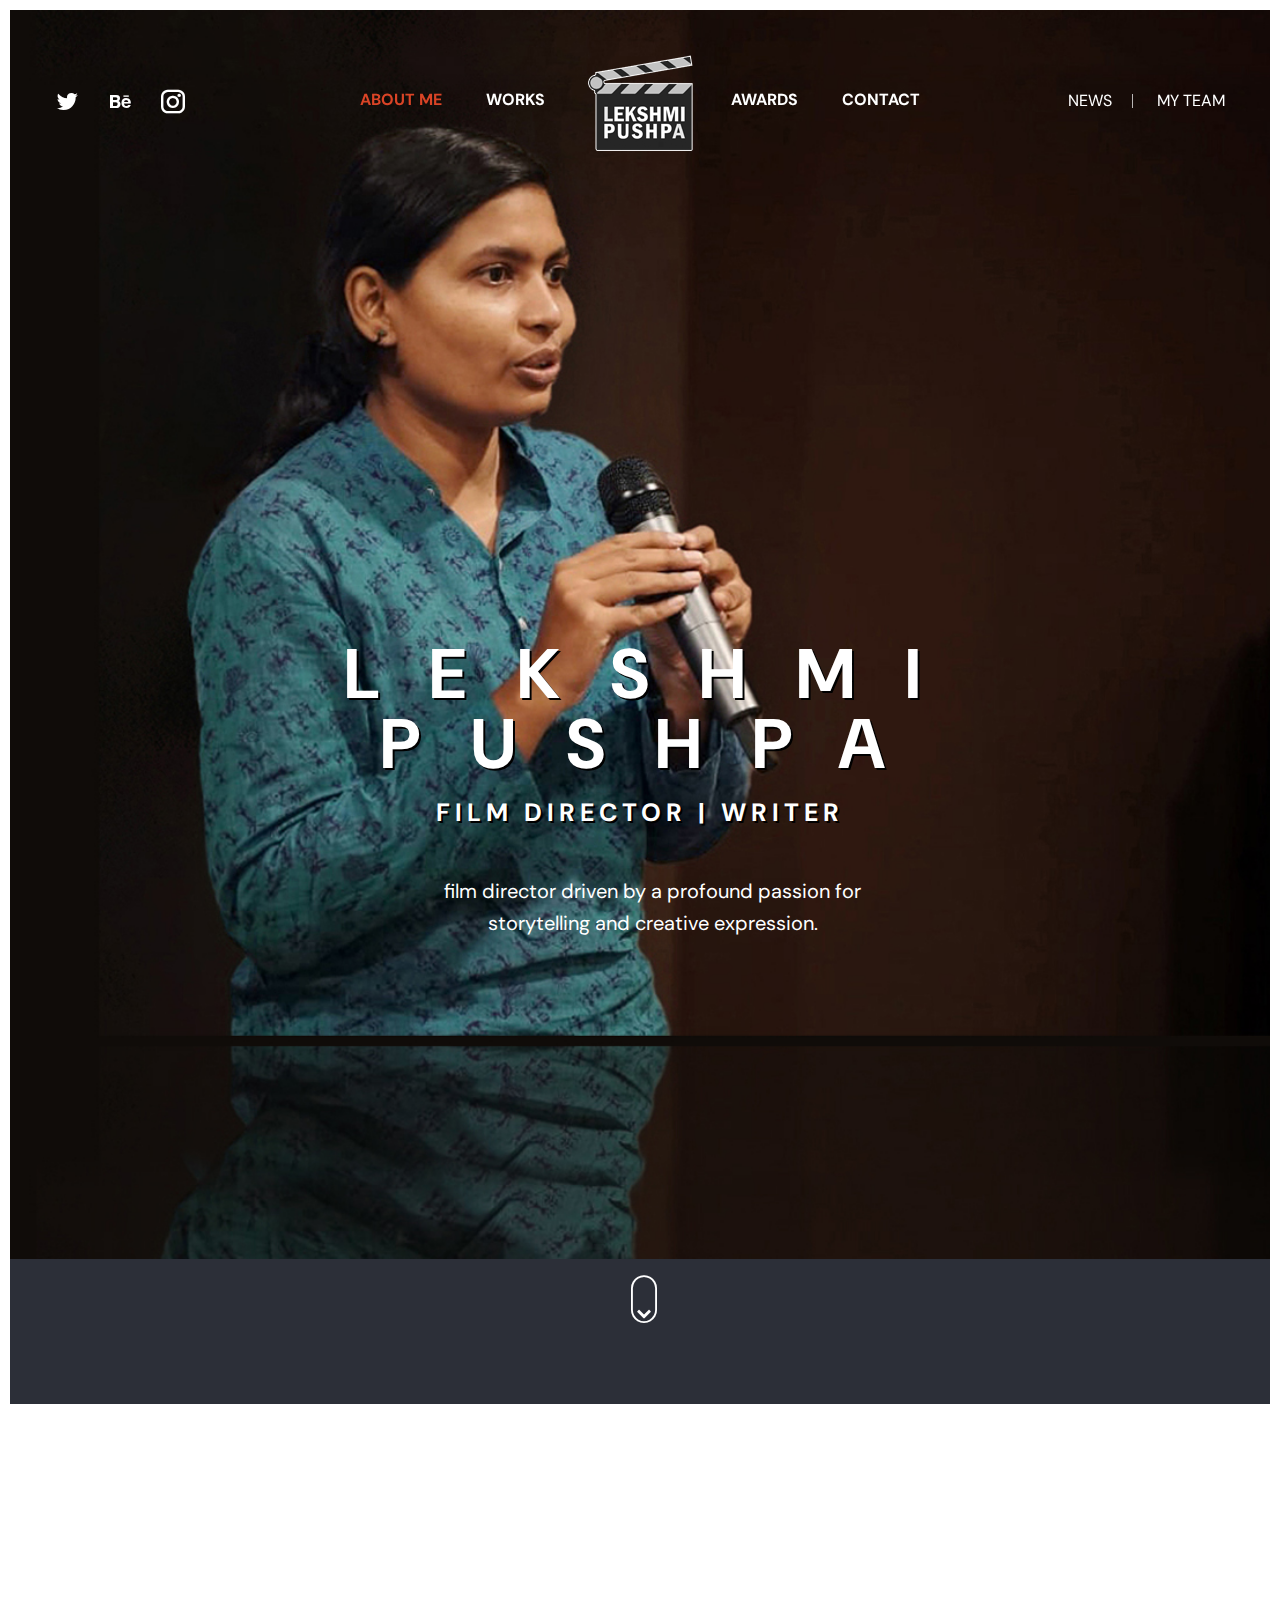
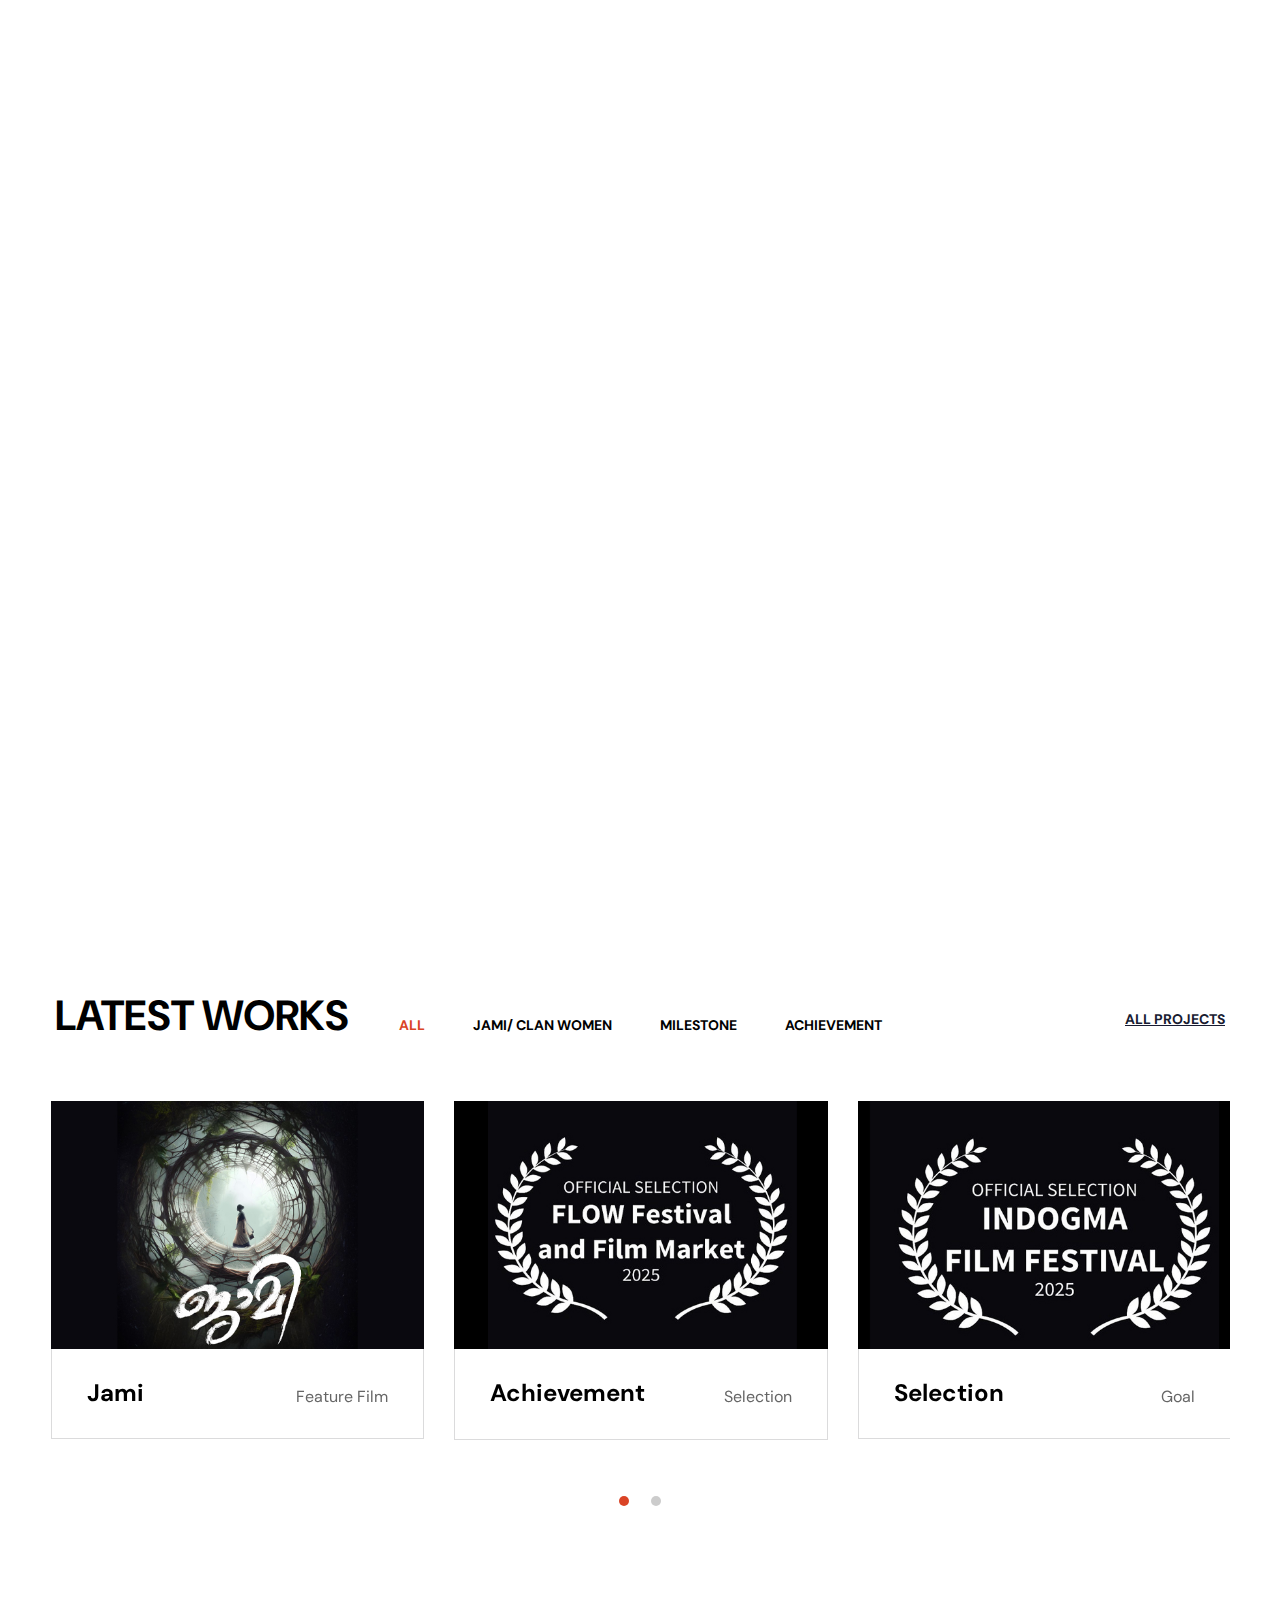
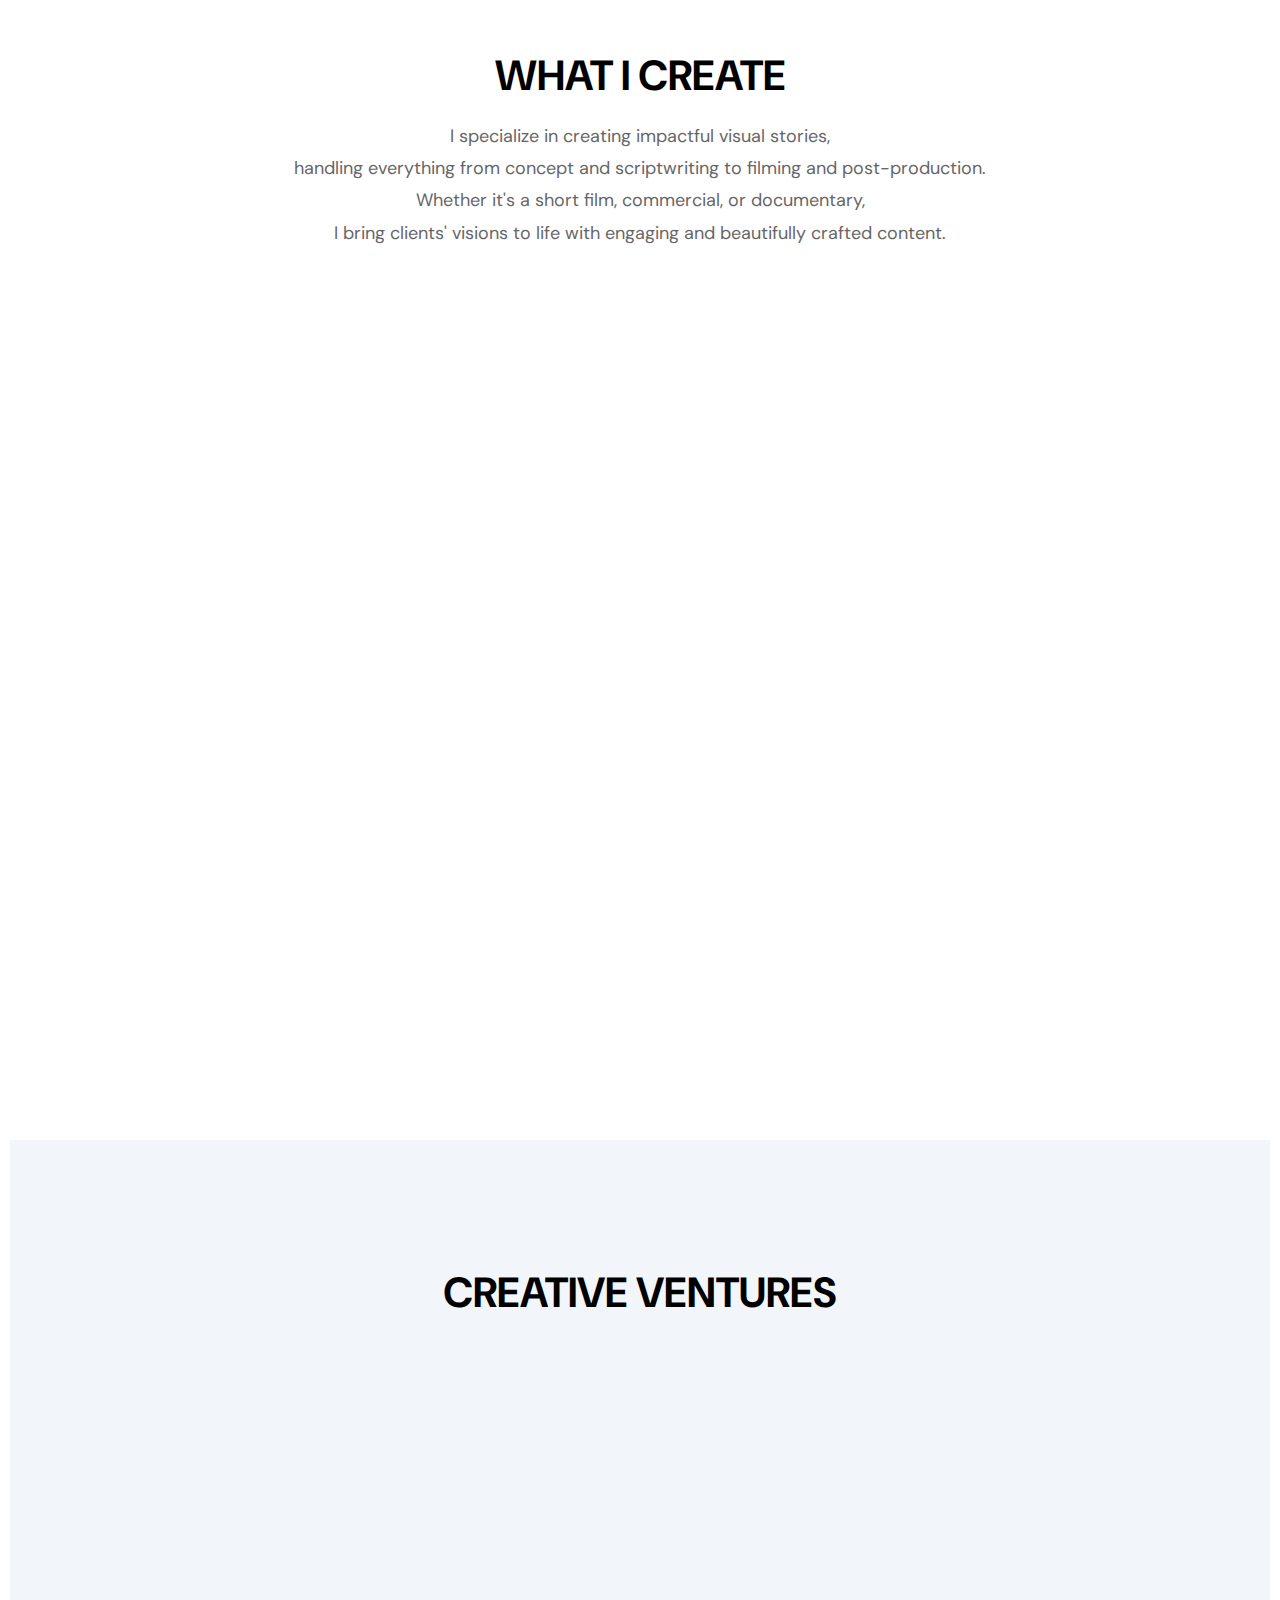
<file: index.html>
<!DOCTYPE html>
<html lang="en-US">

<head>
	<meta charset="UTF-8">
	
	<title>Lekshmi Pushpa - Director | Writer</title>
	<meta name="description" content="Unore HTML Template is a remarkably beautiful and elegant website template and is the best choice for any type of digital agency or consulting company." />
	<meta name="viewport" content="width=device-width, initial-scale=1">
	<link rel="profile" href="https://gmpg.org/xfn/11">
	<link rel="canonical" href="Replace_with_your_PAGE_URL" />

	<!-- Stylesheets -->
	<link href="css/bootstrap.css" rel="stylesheet">
	<link href="css/main.css" rel="stylesheet">
	<link href="css/responsive.css" rel="stylesheet">

	<!-- Open Graph (OG) meta tags are snippets of code that control how URLs are displayed when shared on social media  -->
	<!-- <meta property="og:locale" content="en_US" />
	<meta property="og:type" content="website" />
	<meta property="og:title" content="Add a Title" />
	<meta property="og:url" content="PAGE_URL" />
	<meta property="og:site_name" content="SITE_NAME" /> -->
	<!-- For the og:image content, replace the # with a link of an image -->
	<!-- <meta property="og:image" content="#" />
	<meta property="og:description" content="Add_Description_Text" /> -->

	<!-- Fonts -->
	<link href="https://fonts.googleapis.com/css2?family=DM+Sans:ital,wght@0,400;0,500;0,700;1,400;1,500;1,700&family=Karla:ital,wght@0,400;0,700;1,700&display=swap" rel="stylesheet">

	<!-- Add site Favicon -->
	<link rel="shortcut icon" href="images/favicon.png" type="image/x-icon">
	<link rel="icon" href="images/favicon.png" type="image/x-icon">
	<meta name="msapplication-TileImage" content="images/favicon.png" />

	<!-- Structured Data  -->
	<script type="application/ld+json">
{
  "@context": "http://schema.org",
  "@type": "WebSite",
  "name": "Replace_with_your_site_title",
  "url": "Replace_with_your_site_URL"
}
</script>

</head>

<body class="border-body">


	<div class="page-wrapper">

		<!-- Main Header-->
		<header class="main-header">

			<!--Header-Upper-->
			<div class="header-upper">
				<div class="auto-container">
					<div class="clearfix">

						<div class="pull-left logo-box">
							<div class="logo"><a href="index.html"><img src="images/logo.png" alt="" title=""></a></div>
						</div>

						<div class="nav-outer clearfix">
							<!-- Mobile Navigation Toggler -->
							<div class="mobile-nav-toggler"><span class="icon flaticon-menu"></span></div>
							<!-- Main Menu -->
							<nav class="main-menu navbar-expand-md">
								<div class="navbar-header">
									<button class="navbar-toggler" type="button" data-toggle="collapse"
										data-target="#navbarSupportedContent" aria-controls="navbarSupportedContent" aria-expanded="false"
										aria-label="Toggle navigation">
										<span class="icon-bar"></span>
										<span class="icon-bar"></span>
										<span class="icon-bar"></span>
									</button>
								</div>

								<div class="navbar-collapse show collapse clearfix" id="navbarSupportedContent">
									<ul class="navigation left-nav clearfix">

										<li class="current dropdown"><a href="about.html">About Me</a>
											<ul>
												<li><a href="about.html">Film Direction</a></li>
												<li><a href="about.html">Script</a></li>
												<li><a href="about.html">Story Writer</a></li>
												
											</ul>
										</li>
										
										<li class="dropdown"><a href="portfolio.html">Works</a>
											<ul>
												<li><a href="work-jami.html">Jami/ Clan Women (Feature Length)</a></li>
												<li><a href="work-kompal.html">Kombal / The Girl ( Short Film)</a></li>
												<li><a href="work-ama.html">Ama (അമ) - Short Film</a></li>
												<li><a href="team-jami.html">My Team</a></li>
											</ul>
											<!--<ul>
												<li><a href="about.html">About Us</a></li>
											</ul>-->
										</li>
									</ul>

									<ul class="navigation right-nav clearfix">
										<li class="dropdown"><a href="blog-detail.html">AWARDS</a>
											<ul>
												<li><a href="award- jami.html">JAMI</a></li>
												<li><a href="award-kompal.html">Kombal</a></li>
												<li><a href="award-ama.html">AMA</a></li>
											</ul>
										</li>
										<li><a href="contact.html">Contact</a></li>
										
									</ul>

								</div>

							</nav>

							<!-- Social Box -->
							<ul class="social-box">
								<li><a href="https://twitter.com/"><span class="icofont-twitter"></span></a></li>
								<li><a href="https://www.behance.net/"><span class="icofont-behance"></span></a></li>
								<li><a href="https://www.instagram.com/lekshmipushpa/"><span class="icofont-instagram"></span></a></li>
							</ul>

							<!-- Outer Box -->
							<div class="outer-box">
								<ul class="language-nav">
									<li><a href="https://english.mathrubhumi.com/movies-music/news/lakshmi-pushpa-1.6217375">News</a></li>
									<li><a href="team-jami.html">My Team</a></li>
								</ul>
							</div>

						</div>

					</div>
				</div>
			</div>
			<!--End Header Upper-->

			<!-- Mobile Menu  -->
			<div class="mobile-menu">
				<div class="menu-backdrop"></div>
				<div class="close-btn"><span class="icon lnr lnr-cross"></span></div>

				<nav class="menu-box">
					<div class="nav-logo"><a href="index.html"><img src="images/logo-2.png" alt="" title=""></a></div>
					<div class="menu-outer">
						<!--Here Menu Will Come Automatically Via Javascript / Same Menu as in Header-->
					</div>
				</nav>
			</div><!-- End Mobile Menu -->

		</header>
		<!--End Main Header -->

		<!-- Banner Section -->
		<section class="banner-section">
			<div class="main-slider-carousel owl-carousel owl-theme">

				<div class="slide" style="background-image: url(images/main-slider/1\ lekshmi.jpg)">
					<div class="auto-container">

						<div class="content-boxed">
							<div class="inner-box">
								<h1 style="letter-spacing: 5pxpx; text-shadow: 2px 2px #000000"><br><br><br><br>LEKSHMI PUSHPA</h1>
								<h3 style="font-size: 25px; text-shadow: 2px 2px #000000">Film Director | Writer</h3>
								<div class="text text-shadow: 2px 2px #000000">film director driven by a profound passion for <br>
									storytelling and creative expression. </div>
							</div>
						</div>

					</div>
				</div>

				<div class="slide" style="background-image: url(images/main-slider/1\ jami.jpg)">
					<div class="auto-container">

						<div class="content-boxed">
							<div class="inner-box">
								<h1 style=" letter-spacing: 0px; text-shadow: 2px 2px #000000"><br><br><br><br><br><br><br>JAMI</h1>
								<h3 style="text-shadow: 2px 2px #000000">CLAN WOMEN</h3>
								<div class="text text-shadow: 2px 2px #000000">Jami has no connection to the concept of<br>
									geometric measurements. Jami means one's own measure<br>
									
								</div>
							</div>
						</div>

					</div>
				</div>

				<div class="slide" style="background-image: url(images/main-slider/1\ kompl.jpg)">
					<div class="auto-container">

						<div class="content-boxed">
							<div class="inner-box">
								<h1 style="letter-spacing: 0px; text-shadow: 2px 2px #000000"><br><br>KOMBAL </h1>
								<h3 style="text-shadow: 2px 2px #000000"> The Girl </h3>
								<div class="text text-shadow: 2px 2px #000000">"The sorrows of the path traveled <br>
									shifted the footsteps of thought onto a different trail." 
								</div>
							</div>
						</div>

					</div>
				</div>

				<div class="slide" style="background-image: url(images/main-slider/1\ ama.jpg)">
					<div class="auto-container">

						<div class="content-boxed">
							<div class="inner-box">
								<h1 style="letter-spacing: 0px;"><pre> </pre>AMA</h1>
								<h3>to emerge and grow</h3>
								<div class="text">The abandoned life's paths tried hard to grow, <br>
									but were weakened by the sun's scorching heat.  </div>
							</div>
						</div>

					</div>
				</div>

			</div>

			<!-- Slider Icon Scroll -->
			<div class="slider-icon-scroll scroll-to-target" data-target=".about-section"><span
					class="icofont-scroll-down"></span></div>

		</section>
		<!-- End Banner Section -->

		<!-- About Section -->
		<section class="about-section">
			<div class="auto-container">
				<div class="image wow fadeInUp" data-wow-delay="0ms" data-wow-duration="1500ms">
					<img src="images/resource/about.png" alt="" />
				</div>
				<h2 class="wow fadeInUp" data-wow-delay="0ms" data-wow-duration="1500ms">Larger-than-Life Stories, Bold Visions, <br> Unforgettable Films.</h2>
				<div class="text wow fadeInUp" data-wow-delay="0ms" data-wow-duration="1500ms">I am an independent and adaptable filmmaker,
					crafting compelling stories for both traditional and digital platforms. <br> Whether you're looking to bring a vision to life from scratch—developing a concept,
					<br>creating impactful visuals, and producing a polished final product—or seeking a seamless, <br> collaborative experience, Im here to help make your story unforgettable.</div>
				<div class="button-box clearfix wow fadeInUp" data-wow-delay="0ms" data-wow-duration="1500ms">
					<a href="about.html" class="theme-btn btn-style-one"><span class="txt">About Me</span></a>
					<a href="https://www.youtube.com/watch?v=A4OZNkSKlmQ" class="lightbox-image play-box"><span
							class="icon-control-play"><i class="ripple"></i></span><strong>Me <br>in the news</strong></a>
				</div>
			</div>
		</section>
		<!-- End About Section -->

		<!-- Project Section -->
		<section class="project-section">
			<div class="auto-container">

				<!-- Sec Title -->
				<div class="sec-title">
					<div class="clearfix">
						<div class="pull-left">
							<h2>Latest works</h2>
						</div>
						<div class="pull-right">
							<a href="portfolio.html" class="projects">all projects</a>
						</div>
					</div>
				</div>

			</div>

			<!-- Outer Container -->
			<div class="outer-container">

				<!--Porfolio Tabs-->
				<div class="project-tab">

					<div class="tab-btns-box">
						<!--Tabs Header-->
						<div class="tabs-header">
							<ul class="product-tab-btns clearfix">
								<li class="p-tab-btn active-btn" data-tab="#p-tab-1">all</li>
								<li class="p-tab-btn" data-tab="#p-tab-2">JAMI/ CLAN WOMEN</li>
								<li class="p-tab-btn" data-tab="#p-tab-3">Milestone </li>
								<li class="p-tab-btn" data-tab="#p-tab-4">Achievement</li>
							</ul>
						</div>
					</div>

					<!--Tabs Content-->
					<div class="p-tabs-content">

						<!--Portfolio Tab / Active Tab-->
						<div class="p-tab active-tab" id="p-tab-1">
							<div class="project-carousel owl-theme owl-carousel">

								<!-- Project Block -->
								<div class="project-block">
									<div class="inner-box">
										<div class="image">
											<a href="blog-detail.html"><img src="images/gallery/1.jpg" alt="" /></a>
										</div>
										<div class="lower-box">
											<div class="clearfix">
												<div class="pull-left">
													<h4><a href="team-jami.html">Jami</a></h4>
												</div>
												<div class="pull-right">
													<div class="category">Feature Film</div>
												</div>
											</div>
										</div>
									</div>
								</div>

								<!-- Project Block -->
								<div class="project-block">
									<div class="inner-box">
										<div class="image">
											<a href="blog-detail.html"><img src="images/gallery/2.jpg" alt="" /></a>
										</div>
										<div class="lower-box">
											<div class="clearfix">
												<div class="pull-left">
													<h4><a href="blog-detail.html">Achievement</a></h4>
												</div>
												<div class="pull-right">
													<div class="category">Selection</div>
												</div>
											</div>
										</div>
									</div>
								</div>

								<!-- Project Block -->
								<div class="project-block">
									<div class="inner-box">
										<div class="image">
											<a href="blog-detail.html"><img src="images/gallery/3.jpg" alt="" /></a>
										</div>
										<div class="lower-box">
											<div class="clearfix">
												<div class="pull-left">
													<h4><a href="blog-detail.html">Selection</a></h4>
												</div>
												<div class="pull-right">
													<div class="category">Goal</div>
												</div>
											</div>
										</div>
									</div>
								</div>

								<!-- Project Block -->
								<div class="project-block">
									<div class="inner-box">
										<div class="image">
											<a href="blog-detail.html"><img src="images/gallery/1.jpg" alt="" /></a>
										</div>
										<div class="lower-box">
											<div class="clearfix">
												<div class="pull-left">
													<h4><a href="blog-detail.html">Jami</a></h4>
												</div>
												<div class="pull-right">
													<div class="category">Poster</div>
												</div>
											</div>
										</div>
									</div>
								</div>

								<!-- Project Block -->
								<div class="project-block">
									<div class="inner-box">
										<div class="image">
											<a href="blog-detail.html"><img src="images/gallery/2.jpg" alt="" /></a>
										</div>
										<div class="lower-box">
											<div class="clearfix">
												<div class="pull-left">
													<h4><a href="blog-detail.html">Milestone</a></h4>
												</div>
												<div class="pull-right">
													<div class="category">Film Market</div>
												</div>
											</div>
										</div>
									</div>
								</div>

								<!-- Project Block -->
								<div class="project-block">
									<div class="inner-box">
										<div class="image">
											<a href="blog-detail.html"><img src="images/gallery/3.jpg" alt="" /></a>
										</div>
										<div class="lower-box">
											<div class="clearfix">
												<div class="pull-left">
													<h4><a href="blog-detail.html">Film Festival</a></h4>
												</div>
												<div class="pull-right">
													<div class="category">Selection</div>
												</div>
											</div>
										</div>
									</div>
								</div>

							</div>
						</div>

						<!-- Portfolio Tab -->
						<div class="p-tab" id="p-tab-2">
							<div class="project-carousel owl-theme owl-carousel">

								<!-- Project Block -->
								<div class="project-block">
									<div class="inner-box">
										<div class="image">
											<a href="blog-detail.html"><img src="images/gallery/2.jpg" alt="" /></a>
										</div>
										<div class="lower-box">
											<div class="clearfix">
												<div class="pull-left">
													<h4><a href="blog-detail.html">Milestone</a></h4>
												</div>
												<div class="pull-right">
													<div class="category">Selection</div>
												</div>
											</div>
										</div>
									</div>
								</div>

								<!-- Project Block -->
								<div class="project-block">
									<div class="inner-box">
										<div class="image">
											<a href="blog-detail.html"><img src="images/gallery/3.jpg" alt="" /></a>
										</div>
										<div class="lower-box">
											<div class="clearfix">
												<div class="pull-left">
													<h4><a href="blog-detail.html">Victory</a></h4>
												</div>
												<div class="pull-right">
													<div class="category">Selection</div>
												</div>
											</div>
										</div>
									</div>
								</div>

								<!-- Project Block -->
								<div class="project-block">
									<div class="inner-box">
										<div class="image">
											<a href="blog-detail.html"><img src="images/gallery/1.jpg" alt="" /></a>
										</div>
										<div class="lower-box">
											<div class="clearfix">
												<div class="pull-left">
													<h4><a href="blog-detail.html">Jami</a></h4>
												</div>
												<div class="pull-right">
													<div class="category">Poster</div>
												</div>
											</div>
										</div>
									</div>
								</div>

								<!-- Project Block -->
								<div class="project-block">
									<div class="inner-box">
										<div class="image">
											<a href="blog-detail.html"><img src="images/gallery/2.jpg" alt="" /></a>
										</div>
										<div class="lower-box">
											<div class="clearfix">
												<div class="pull-left">
													<h4><a href="blog-detail.html">Achievement</a></h4>
												</div>
												<div class="pull-right">
													<div class="category">Selection</div>
												</div>
											</div>
										</div>
									</div>
								</div>

								<!-- Project Block -->
								<div class="project-block">
									<div class="inner-box">
										<div class="image">
											<a href="blog-detail.html"><img src="images/gallery/3.jpg" alt="" /></a>
										</div>
										<div class="lower-box">
											<div class="clearfix">
												<div class="pull-left">
													<h4><a href="blog-detail.html">Achievement</a></h4>
												</div>
												<div class="pull-right">
													<div class="category">Selection</div>
												</div>
											</div>
										</div>
									</div>
								</div>

								<!-- Project Block -->
								<div class="project-block">
									<div class="inner-box">
										<div class="image">
											<a href="blog-detail.html"><img src="images/gallery/1.jpg" alt="" /></a>
										</div>
										<div class="lower-box">
											<div class="clearfix">
												<div class="pull-left">
													<h4><a href="blog-detail.html">Jami</a></h4>
												</div>
												<div class="pull-right">
													<div class="category">Poster</div>
												</div>
											</div>
										</div>
									</div>
								</div>

							</div>
						</div>

						<!-- Portfolio Tab -->
						<div class="p-tab" id="p-tab-3">
							<div class="project-carousel owl-theme owl-carousel">

								<!-- Project Block -->
								<div class="project-block">
									<div class="inner-box">
										<div class="image">
											<a href="blog-detail.html"><img src="images/gallery/1.jpg" alt="" /></a>
										</div>
										<div class="lower-box">
											<div class="clearfix">
												<div class="pull-left">
													<h4><a href="blog-detail.html">Jami</a></h4>
												</div>
												<div class="pull-right">
													<div class="category">Poster</div>
												</div>
											</div>
										</div>
									</div>
								</div>

								<!-- Project Block -->
								<div class="project-block">
									<div class="inner-box">
										<div class="image">
											<a href="blog-detail.html"><img src="images/gallery/2.jpg" alt="" /></a>
										</div>
										<div class="lower-box">
											<div class="clearfix">
												<div class="pull-left">
													<h4><a href="blog-detail.html">Attainment</a></h4>
												</div>
												<div class="pull-right">
													<div class="category">Selection</div>
												</div>
											</div>
										</div>
									</div>
								</div>

								<!-- Project Block -->
								<div class="project-block">
									<div class="inner-box">
										<div class="image">
											<a href="blog-detail.html"><img src="images/gallery/3.jpg" alt="" /></a>
										</div>
										<div class="lower-box">
											<div class="clearfix">
												<div class="pull-left">
													<h4><a href="blog-detail.html">Attainment</a></h4>
												</div>
												<div class="pull-right">
													<div class="category">Selection</div>
												</div>
											</div>
										</div>
									</div>
								</div>

								<!-- Project Block -->
								<div class="project-block">
									<div class="inner-box">
										<div class="image">
											<a href="blog-detail.html"><img src="images/gallery/1.jpg" alt="" /></a>
										</div>
										<div class="lower-box">
											<div class="clearfix">
												<div class="pull-left">
													<h4><a href="blog-detail.html">Jami</a></h4>
												</div>
												<div class="pull-right">
													<div class="category">Poster</div>
												</div>
											</div>
										</div>
									</div>
								</div>

								<!-- Project Block -->
								<div class="project-block">
									<div class="inner-box">
										<div class="image">
											<a href="blog-detail.html"><img src="images/gallery/2.jpg" alt="" /></a>
										</div>
										<div class="lower-box">
											<div class="clearfix">
												<div class="pull-left">
													<h4><a href="blog-detail.html">Selection</a></h4>
												</div>
												<div class="pull-right">
													<div class="category">Goal</div>
												</div>
											</div>
										</div>
									</div>
								</div>

								<!-- Project Block -->
								<div class="project-block">
									<div class="inner-box">
										<div class="image">
											<a href="blog-detail.html"><img src="images/gallery/3.jpg" alt="" /></a>
										</div>
										<div class="lower-box">
											<div class="clearfix">
												<div class="pull-left">
													<h4><a href="blog-detail.html">Success</a></h4>
												</div>
												<div class="pull-right">
													<div class="category">Selection</div>
												</div>
											</div>
										</div>
									</div>
								</div>

							</div>
						</div>

						<!-- Portfolio Tab -->
						<div class="p-tab" id="p-tab-4">
							<div class="project-carousel owl-theme owl-carousel">

								<!-- Project Block -->
								<div class="project-block">
									<div class="inner-box">
										<div class="image">
											<a href="blog-detail.html"><img src="images/gallery/2.jpg" alt="" /></a>
										</div>
										<div class="lower-box">
											<div class="clearfix">
												<div class="pull-left">
													<h4><a href="blog-detail.html">Accomplishment</a></h4>
												</div>
												<div class="pull-right">
													<div class="category">Selection</div>
												</div>
											</div>
										</div>
									</div>
								</div>

								<!-- Project Block -->
								<div class="project-block">
									<div class="inner-box">
										<div class="image">
											<a href="blog-detail.html"><img src="images/gallery/3.jpg" alt="" /></a>
										</div>
										<div class="lower-box">
											<div class="clearfix">
												<div class="pull-left">
													<h4><a href="blog-detail.html">Accomplishment</a></h4>
												</div>
												<div class="pull-right">
													<div class="category">Selection</div>
												</div>
											</div>
										</div>
									</div>
								</div>

								<!-- Project Block -->
								<div class="project-block">
									<div class="inner-box">
										<div class="image">
											<a href="blog-detail.html"><img src="images/gallery/1.jpg" alt="" /></a>
										</div>
										<div class="lower-box">
											<div class="clearfix">
												<div class="pull-left">
													<h4><a href="blog-detail.html">Jami</a></h4>
												</div>
												<div class="pull-right">
													<div class="category">Poster</div>
												</div>
											</div>
										</div>
									</div>
								</div>

								<!-- Project Block -->
								<div class="project-block">
									<div class="inner-box">
										<div class="image">
											<a href="blog-detail.html"><img src="images/gallery/2.jpg" alt="" /></a>
										</div>
										<div class="lower-box">
											<div class="clearfix">
												<div class="pull-left">
													<h4><a href="blog-detail.html">Accomplishment</a></h4>
												</div>
												<div class="pull-right">
													<div class="category">Selection</div>
												</div>
											</div>
										</div>
									</div>
								</div>

								<!-- Project Block -->
								<div class="project-block">
									<div class="inner-box">
										<div class="image">
											<a href="blog-detail.html"><img src="images/gallery/3.jpg" alt="" /></a>
										</div>
										<div class="lower-box">
											<div class="clearfix">
												<div class="pull-left">
													<h4><a href="blog-detail.html">Accomplishment</a></h4>
												</div>
												<div class="pull-right">
													<div class="category">Selection</div>
												</div>
											</div>
										</div>
									</div>
								</div>

								<!-- Project Block -->
								<div class="project-block">
									<div class="inner-box">
										<div class="image">
											<a href="blog-detail.html"><img src="images/gallery/1.jpg" alt="" /></a>
										</div>
										<div class="lower-box">
											<div class="clearfix">
												<div class="pull-left">
													<h4><a href="blog-detail.html">Jami</a></h4>
												</div>
												<div class="pull-right">
													<div class="category">Poster</div>
												</div>
											</div>
										</div>
									</div>
								</div>

							</div>
						</div>

					</div>

				</div>

			</div>
		</section>
		<!-- End Project Section

		Services Section-->
		<section class="services-section">
			<div class="auto-container">
				<div class="sec-title centered">
					<h2>What I Create</h2>
					<div class="text">I specialize in creating impactful visual stories, <br>
						handling everything from concept and scriptwriting to filming and post-production. <br>
						Whether it's a short film, commercial, or documentary,<br>
						I bring clients' visions to life with engaging and beautifully crafted content. 
					 </div>
				</div>
				<div class="row clearfix">

					<!-- Service Block -->
					<div class="service-block col-lg-4 col-md-6 col-sm-12">
						<div class="inner-box wow fadeInUp" data-wow-delay="0ms" data-wow-duration="1500ms">
							<div class="number">one</div>
							<div class="icon icon_quotations"></div>
							<h4><a href="portfolio.html">Vision & Storytelling</a></h4>
							<div class="text">Every film starts with a vision and a unique story. <br>
								I turn ideas into captivating narratives, crafting concepts that leave a lasting impact. <br>
								Storytelling drives everything I create</div>
						</div>
					</div>

					<!-- Service Block -->
					<div class="service-block col-lg-4 col-md-6 col-sm-12">
						<div class="inner-box wow fadeInUp" data-wow-delay="0ms" data-wow-duration="1500ms">
							<div class="number">two</div>
							<div class="icon icon_quotations"></div>
							<h4><a href="team-jami.html">Leadership & Collaboration</a></h4>
							<div class="text">A great film is built on teamwork. <br>
								As a director, I lead with clarity and collaboration, <br>
								ensuring the cast and crew work together seamlessly to bring the vision to life.</div>
						</div>
					</div>

					<!-- Service Block -->
					<div class="service-block col-lg-4 col-md-6 col-sm-12">
						<div class="inner-box wow fadeInUp" data-wow-delay="0ms" data-wow-duration="1500ms">
							<div class="number">three</div>
							<div class="icon icon_quotations"></div>
							<h4><a href="team-jami.html">Technical Expertise</a></h4>
							<div class="text">As a director, I bring technical expertise in pre-production, <br>
								production, and post-production, ensuring every detail aligns <br>
								with the creative vision to deliver a polished final product.</div>
						</div>
					</div>

				</div>
			</div>
		</section>
		
		

		<!-- Press Section -->
		<section class="press-section">
			<div class="auto-container">
				<div class="sec-title centered">
					<h2>Creative Ventures</h2>
				</div>
				<div class="row clearfix">

					<!-- Press Image Block -->
					<div class="press-image-block col-lg-4 col-md-6 col-sm-12">
						<div class="inner-box wow fadeInUp" data-wow-delay="0ms" data-wow-duration="1500ms">
							<div class="image">
								<img src="images/resource/press.jpg" alt="" />
								<div class="post-date">25<span>Nov, 2021</span></div>
							<div class="title">Breakthrough</div>
							<h4><a href="https://english.mathrubhumi.com/movies-music/news/lakshmi-pushpa-1.6217375">Honored as Best Female Director at the Cannes World Film Festival.</a></h4>
							</div>
						</div>
					</div>

					<!-- Press Image Block -->
					<div class="press-image-block col-lg-4 col-md-6 col-sm-12">
						<div class="inner-box wow fadeInUp" data-wow-delay="0ms" data-wow-duration="1500ms">
							<div class="image">
								<img src="images/resource/press 1.jpg" alt="" />
								<div class="post-date">26<span>Jan, 2023</span></div>
							<div class="title">Breakthrough</div>
							<h4><a href="https://www.facebook.com/lekshmip.nair.10/videos/1922142214801802">Honored with the Best Story Writer award at the 2021 Kerala State Television Awards.</a></h4>
							</div>
						</div>
					</div>

					<!-- Press Image Block -->
					<div class="press-image-block col-lg-4 col-md-6 col-sm-12">
						<div class="inner-box wow fadeInUp" data-wow-delay="0ms" data-wow-duration="1500ms">
							<div class="image">
								<img src="images/resource/press 3.jpg" alt="" />
								<div class="post-date">25<span>Dec, 2024</span></div>
							<div class="title">Breakthrough</div>
							<h4><a href="blog-detail.html">Received the Best Screenplay award at the Cinematech International Film Festival.</a></h4>
							</div>
						</div>
					</div>


				</div>
			</div>
		</section>
		<!-- End Press Section -->

		<!-- Main Footer -->
		<footer class="main-footer">
			<div class="auto-container">
				<!--Widgets Section-->
				<div class="widgets-section">
					<div class="row clearfix">

						<!-- Footer Column -->
						<div class="footer-column col-lg-4 col-md-6 col-sm-12">
							<div class="footer-widget office-widget wow fadeInUp" data-wow-delay="0ms" data-wow-duration="1500ms">
								<h4>Contact Me</h4>
								<ul class="location-list">
									<li><h5>Don't hesitate to get in touch <br> Your inquiries are always welcome.</h5></li>
									<li><a href="mailto:lekshmipushpa000@gmail.com"><h5>lekshmipushpa000@gmail.com</h5></a></li>
									<li><a href="jamimovie2024@gmail.com"><h5>jamimovie2024@gmail.com</h5></a></li>
								</ul>
								<!-- Social Box -->
								<ul class="social-box">
									<li><a href="https://twitter.com/" class="icofont-twitter"></a></li>
									<li class="facebook"><a href="https://www.facebook.com/lekshmip.nair.10" class="icofont-facebook"></a></li>
									<li class="google"><a href="https://www.bing.com/images/search?view=detailV2&ccid=rcxxdT9U&id=4D12485B9E70BFD5E77334C337F9FAC352E354DE&thid=OIP.rcxxdT9UnERzPTBeEs0bdgHaD2&mediaurl=https%3A%2F%2Fimg.onmanorama.com%2Fcontent%2Fdam%2Fmm%2Fen%2Fentertainment%2Fentertainment-news%2Fimages%2F2021%2F11%2F27%2Fkombal-short-film.jpg&exph=650&expw=1248&q=lekshmi+pushpa&simid=608052406718762101&form=IRPRST&ck=1CC7478E4C9CDD2B4B4A67F1EA79CFAC&selectedindex=5&itb=0&cw=1145&ch=535&ajaxhist=0&ajaxserp=0&vt=2&sim=15,0&ajaxhist=0&ajaxserp=0" class="icofont-google-plus"></a></li>
									<li class="behance"><a href="https://www.behance.net/" class="icofont-behance"></a></li>
									<li class="instagram"><a href="https://www.instagram.com/lekshmipushpa/" class="icofont-instagram"></a></li>
								</ul>
							</div>
						</div>

						<!-- Footer Column -->
						<div class="footer-column col-lg-4 col-md-12 col-sm-12">
							<div class="footer-widget logo-widget wow fadeInUp" data-wow-delay="0ms" data-wow-duration="1500ms">
								<div class="logo">
									<a href="index.html"><img src="images/footer-logo.png" alt="" /></a>
								</div>
							</div>
						</div>

						<!-- Footer Column -->
						<div class="footer-column col-lg-4 col-md-6 col-sm-12">
							<div class="footer-widget twitter-widget wow fadeInUp" data-wow-delay="0ms" data-wow-duration="1500ms">
								<h4>Social media</h4>
								<div class="facebook"><h5>
									Contact me without hesitation. <br> facebook: <a href="https://www.facebook.com/lekshmip.nair.10">Lekshmi Pushpa</a><br>
								</h5>
								</div>
								<div><li>...................................................................</li></div>
								<div class="instagram"><h5>
									Your connection is welcome.<br> Me on instagram: <a href="https://www.instagram.com/lekshmipushpa/">lekshmipushpa</a><br>
								</h5>
								</div>
							</div>
						</div>

					</div>
				</div>
			</div>
			<div class="footer-bottom wow fadeInUp" data-wow-delay="0ms" data-wow-duration="1500ms">
				<div class="auto-container">
					<div class="copyright">Where creativity meets expertise.

						<script type="text/javascript">document.write;</script> Designed with passion, your multimedia expert<i class="icon-heart text-danger" aria-hidden="true"></i> - <a
							href="https://www.instagram.com/asishgopi/" target="_blank">Asish Gopi</a>
					</div>
				</div>
			</div>
		</footer>

	</div>
	<!--End pagewrapper-->

	<!-- Scroll To Top -->
	<div class="scroll-to-top scroll-to-target" data-target="html"><span class="fa fa-arrow-circle-up"></span></div>

	<script src="js/jquery.js"></script>
	<script src="js/popper.min.js"></script>
	<script src="js/bootstrap.min.js"></script>
	<script src="js/jquery.mCustomScrollbar.concat.min.js"></script>
	<script src="js/jquery.fancybox.js"></script>
	<script src="js/appear.js"></script>
	<script src="js/owl.js"></script>
	<script src="js/wow.js"></script>
	<script src="js/parallax.min.js"></script>
	<script src="js/tilt.jquery.min.js"></script>
	<script src="js/jquery.paroller.min.js"></script>
	<script src="js/mixitup.js"></script>
	<script src="js/validate.js"></script>
	<script src="js/jquery-ui.js"></script>
	<script src="js/script.js"></script>

</body>

</html>
</file>
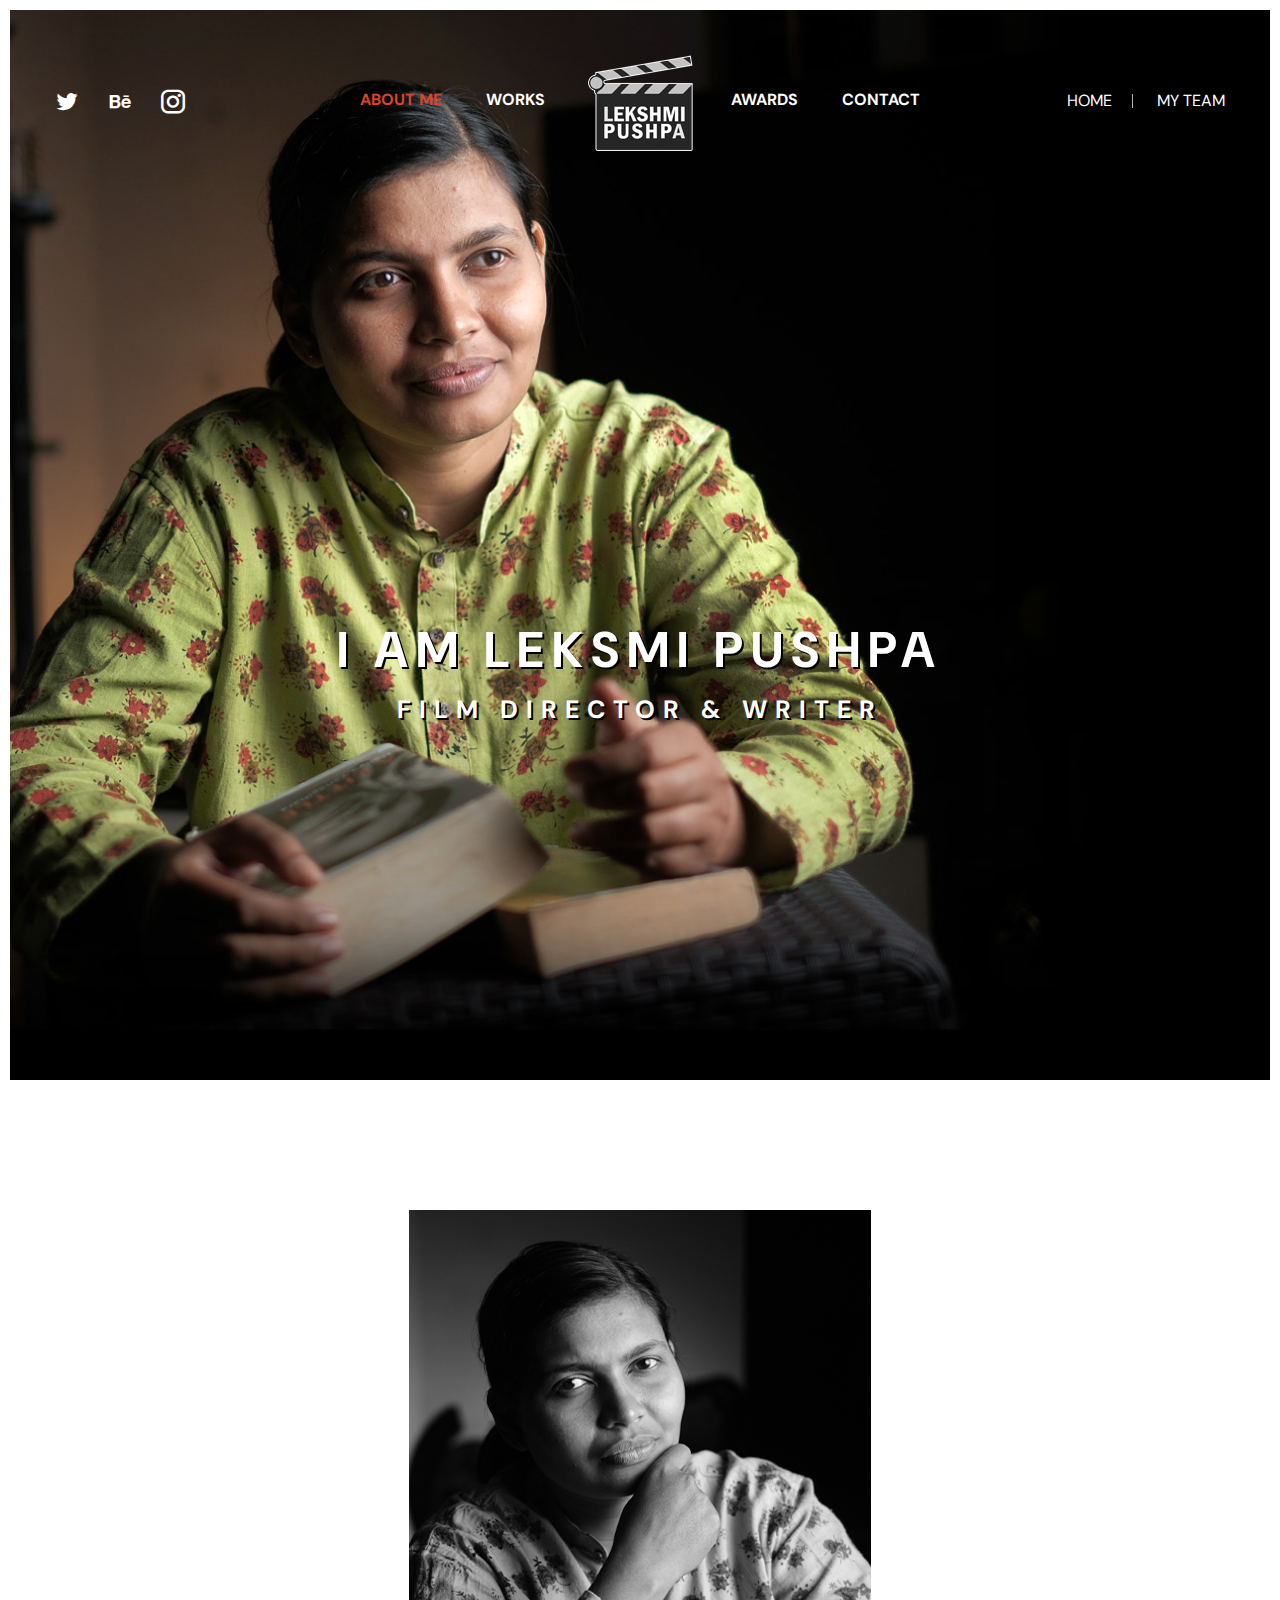
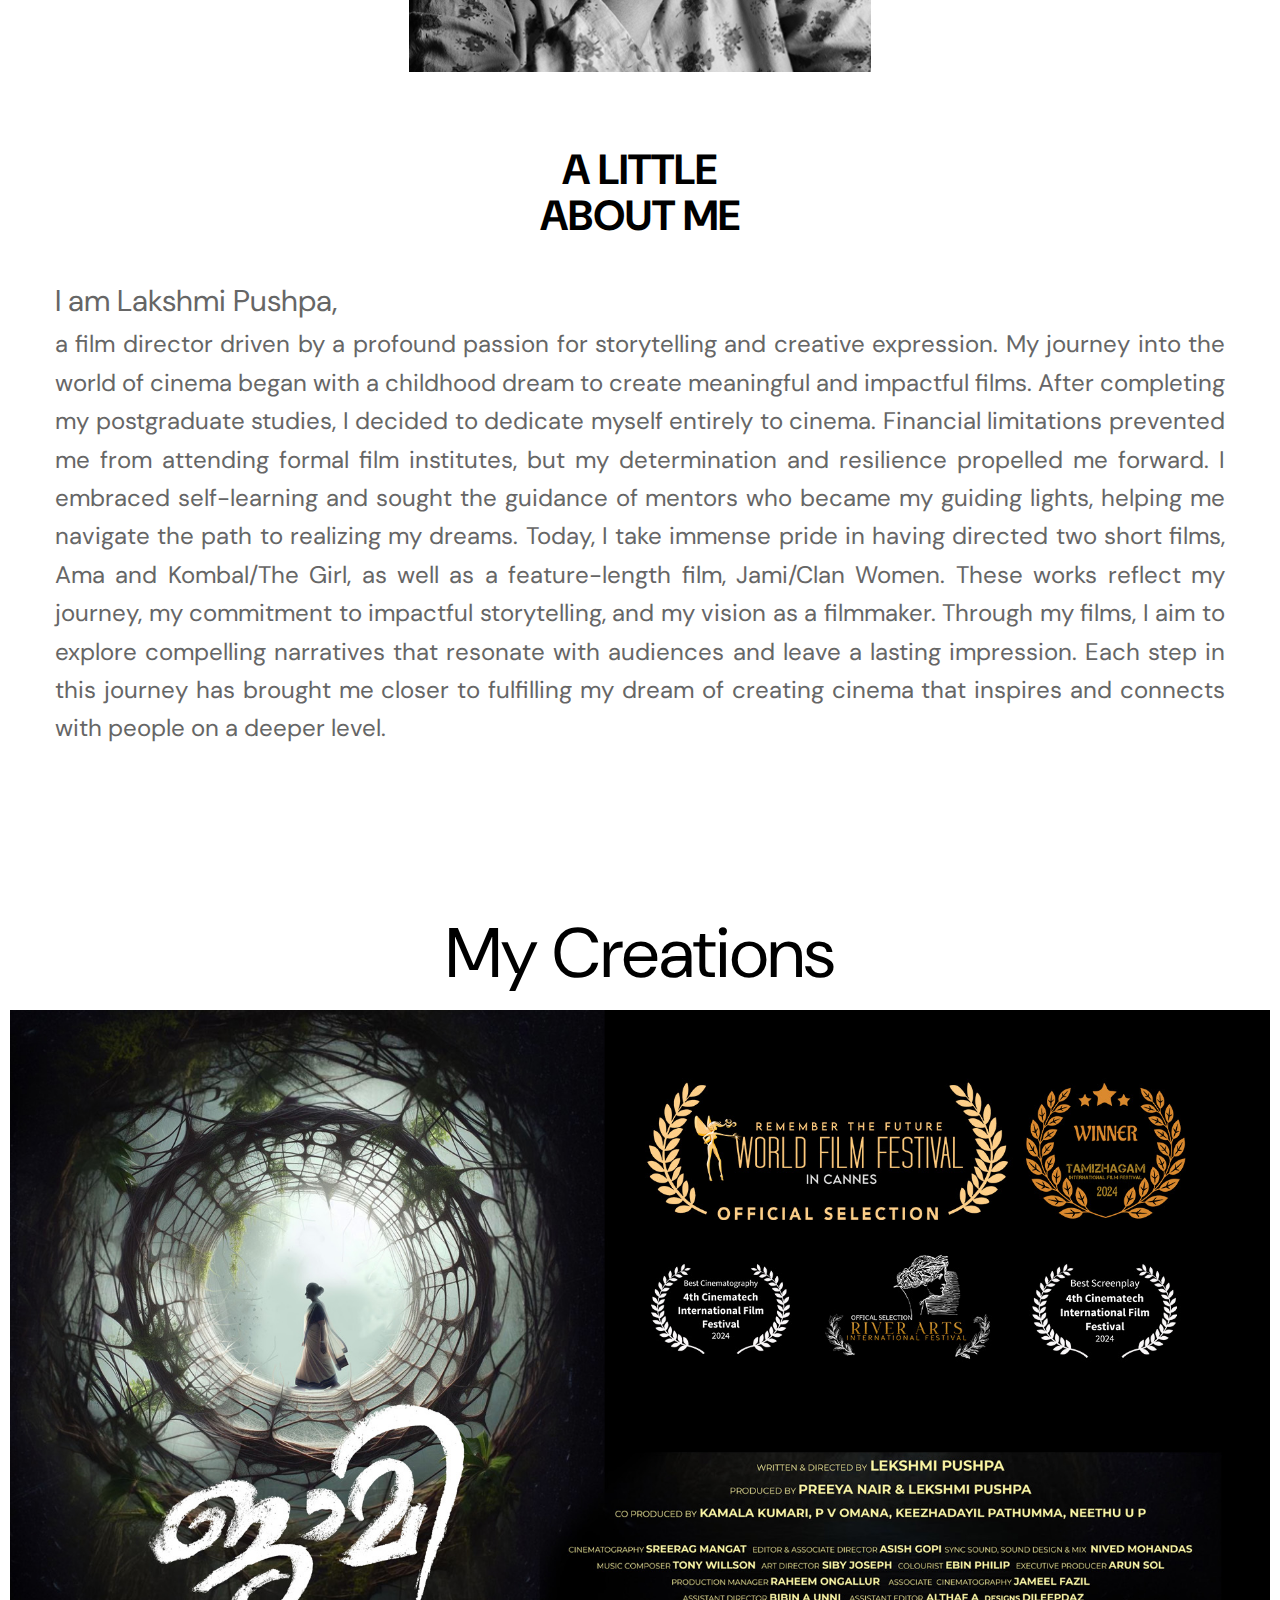
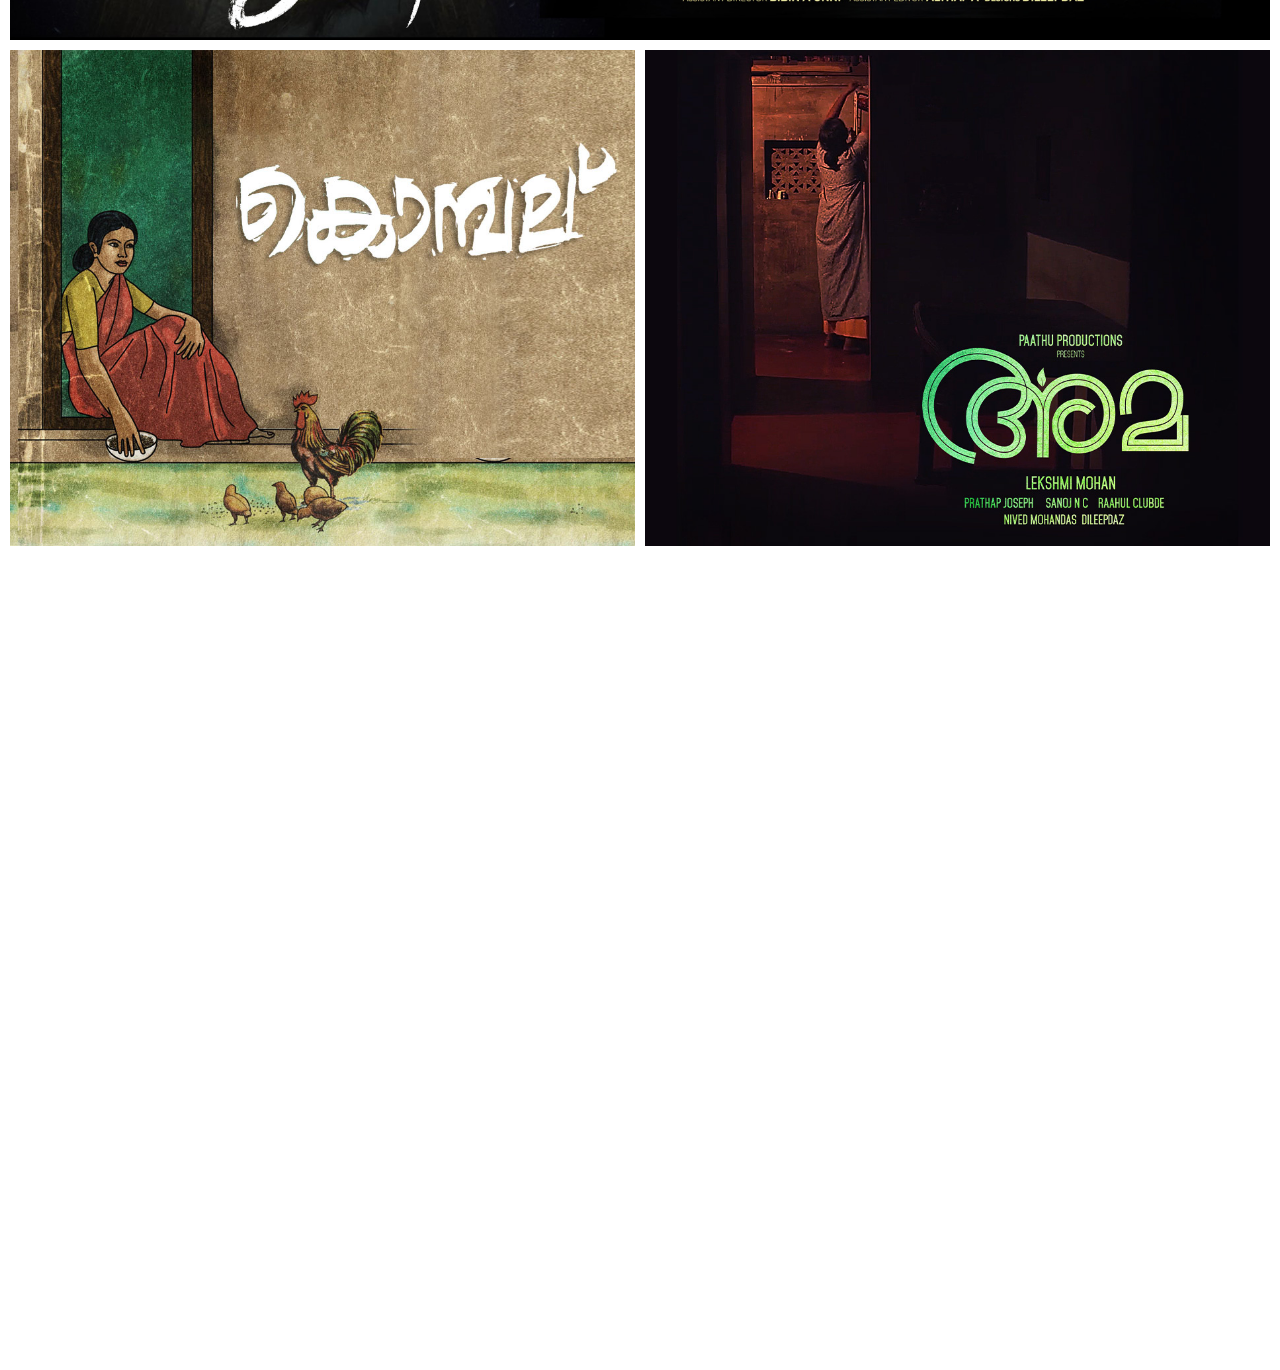
<file: about.html>
<!DOCTYPE html>
<html lang="en-US">
<head>
<meta charset="UTF-8">
<title>Lekshmi Pushpa - Director | Writer</title>
<meta name="description" content="Unore HTML Template is a remarkably beautiful and elegant website template and is the best choice for any type of digital agency or consulting company." />
<meta name="viewport" content="width=device-width, initial-scale=1">
<link rel="profile" href="https://gmpg.org/xfn/11">
<link rel="canonical" href="Replace_with_your_PAGE_URL" />

<!-- Stylesheets -->
<link href="css/bootstrap.css" rel="stylesheet">
<link href="css/main.css" rel="stylesheet">
<link href="css/responsive.css" rel="stylesheet">

<!-- Open Graph (OG) meta tags are snippets of code that control how URLs are displayed when shared on social media  -->
<!-- <meta property="og:locale" content="en_US" />
<meta property="og:type" content="website" />
<meta property="og:title" content="Add a Title" />
<meta property="og:url" content="PAGE_URL" />
<meta property="og:site_name" content="SITE_NAME" /> -->
<!-- For the og:image content, replace the # with a link of an image -->
<!-- <meta property="og:image" content="#" />
<meta property="og:description" content="Add_Description_Text" /> -->

<!-- Fonts -->
<link href="https://fonts.googleapis.com/css2?family=DM+Sans:ital,wght@0,400;0,500;0,700;1,400;1,500;1,700&family=Karla:ital,wght@0,400;0,700;1,700&display=swap" rel="stylesheet">

<!-- Add site Favicon -->
<link rel="shortcut icon" href="images/favicon.png" type="image/x-icon">
<link rel="icon" href="images/favicon.png" type="image/x-icon">
<meta name="msapplication-TileImage" content="images/favicon.png" />

<!-- Structured Data  -->
<script type="application/ld+json">
{
"@context": "http://schema.org",
"@type": "WebSite",
"name": "Replace_with_your_site_title",
"url": "Replace_with_your_site_URL"
}
</script>
</head>

<body class="border-body">

<div class="page-wrapper">

    <!-- Main Header-->
    <header class="main-header">

    	<!--Header-Upper-->
        <div class="header-upper">
        	<div class="auto-container">
            	<div class="clearfix">

                	<div class="pull-left logo-box">
                    	<div class="logo"><a href="index.html"><img src="images/logo.png" alt="" title=""></a></div>
                    </div>

                   	<div class="nav-outer clearfix">
						<!-- Mobile Navigation Toggler -->
                        <div class="mobile-nav-toggler"><span class="icon flaticon-menu"></span></div>
						<!-- Main Menu -->
						<nav class="main-menu navbar-expand-md">
							<div class="navbar-header">
								<button class="navbar-toggler" type="button" data-toggle="collapse" data-target="#navbarSupportedContent" aria-controls="navbarSupportedContent" aria-expanded="false" aria-label="Toggle navigation">
									<span class="icon-bar"></span>
									<span class="icon-bar"></span>
									<span class="icon-bar"></span>
								</button>
							</div>

							<div class="navbar-collapse show collapse clearfix" id="navbarSupportedContent">
								<ul class="navigation left-nav clearfix">

									<li class="current dropdown"><a href="about.html">About Me</a>
										<ul>
											<li><a href="about.html">Film Direction</a></li>
											<li><a href="about.html">Script</a></li>
											<li><a href="about.html">Story Writer</a></li>
										</ul>
									</li>

									<li class="dropdown"><a href="#">Works</a>
										<ul>
											<li><a href="work-jami.html">Jami/ Clan Women (Feature Length)</a></li>
											<li><a href="work-kompal.html">Kombal / The Girl ( Short Film)</a></li>
											<li><a href="work-ama.html">Ama (അമ) - Short Film</a></li>
											<li><a href="team-jami.html">My Team</a></li>
										</ul>
										<!--<ul>
											<li><a href="about.html">About Us</a></li>
										</ul>-->
									</li>
								</ul>

								<ul class="navigation right-nav clearfix">
									<li class="dropdown"><a href="blog-detail.html">AWARDS</a>
										<ul>
											<li><a href="award- jami.html">JAMI</a></li>
											<li><a href="award-kompal.html">Kombal</a></li>
											<li><a href="award-ama.html">AMA</a></li>
										</ul>
									</li>
									<li><a href="contact.html">Contact</a></li>
								</ul>

							</div>

						</nav>

						<!-- Social Box -->
						<ul class="social-box">
							<li><a href="https://twitter.com/"><span class="icofont-twitter"></span></a></li>
							<li><a href="https://www.behance.net/"><span class="icofont-behance"></span></a></li>
							<li><a href="https://www.instagram.com/lekshmipushpa/"><span class="icofont-instagram"></span></a></li>
						</ul>

						<!-- Outer Box -->
						<div class="outer-box">
							<ul class="language-nav">
								<li><a href="index.html">Home</a></li>
								<li><a href="team-jami.html">My Team</a></li>
							</ul>
						</div>

					</div>

                </div>
            </div>
        </div>
        <!--End Header Upper-->

		<!-- Mobile Menu  -->
        <div class="mobile-menu">
            <div class="menu-backdrop"></div>
            <div class="close-btn"><span class="icon lnr lnr-cross"></span></div>

            <nav class="menu-box">
                <div class="nav-logo"><a href="index.html"><img src="images/logo.png" alt="" title=""></a></div>
                <div class="menu-outer"><!--Here Menu Will Come Automatically Via Javascript / Same Menu as in Header--></div>
            </nav>
        </div><!-- End Mobile Menu -->

    </header>
    <!--End Main Header -->

	<!-- Page Title Section -->
    <section class="page-title-section" style="background-image: url(images/background/1.jpg);">
		
		<div id="textbox" style="width:300px; height:150px;">
		</div>
		<div class="auto-container">
			
            <h1 style="font-size: 50px; letter-spacing: 8px; text-shadow: 2px 2px #000000 ">I AM LEKSMI PUSHPA </h1>
            <h1 style="font-size: 25px; letter-spacing: 8px; text-shadow: 2px 2px #000000">Film Director & Writer </h1>

		</div>
	</section>
	<!-- End Page Title Section -->

	<!-- About Section -->
	<section class="about-section">
		<div class="auto-container">
			<div class="image">
				<img src="images/resource/about a.png" alt="" />
			</div>
			<h2>A Little<br>About Me</h2>
			<div class="text">
				<p class="justified-text">
					
					<h3 style="text-align: left;">I am Lakshmi Pushpa,</h3> <h4 style="text-align: justify;">a film director driven by a profound passion for storytelling and creative expression. My journey into the world of cinema began with a childhood dream to create meaningful and impactful films.

After completing my postgraduate studies, I decided to dedicate myself entirely to cinema.

Financial limitations prevented me from attending formal film institutes, but my determination and resilience propelled me forward. I embraced self-learning and sought the guidance of mentors who became my guiding lights, helping me navigate the path to realizing my dreams.

Today, I take immense pride in having directed two short films, Ama and Kombal/The Girl, as well as a feature-length film, Jami/Clan Women. These works reflect my journey, my commitment to impactful storytelling, and my vision as a filmmaker.

Through my films, I aim to explore compelling narratives that resonate with audiences and leave a lasting impression. Each step in this journey has brought me closer to fulfilling my dream of creating cinema that inspires and connects with people on a deeper level.
</h4>
				  </p>
			</div>
		</div>
	</section>
	<!-- End About Section -->

	<!-- Gallery Section -->
	 
	 
	
    <section class="gallery-section">
		<div class="auto-container">
			<div class="image">
				<h1 style="text-align: center; color: #000000;">My Creations</h1>
			</div>
	
		 </div>
    	<div class="outer-container">
			<div class="row clearfix">

				<!-- Image Column -->
				 
				<div class="image-column col-lg-12 col-md-12 cols-m-12" cent>
					<div class="image">
						<a href="images/gallery/6.jpg" data-fancybox="gallery" data-caption=""><img src="images/gallery/6 jami.jpg" alt="" /></a>
					</div>
				</div>

				<!-- Image Column -->
				<div class="image-column col-lg-6 col-md-6 cols-m-12">
					<div class="image">
						<a href="images/gallery/4.jpg" data-fancybox="gallery" data-caption=""><img src="images/gallery/5 kompal.jpg" alt="" /></a>
					</div>
				</div>

				<!-- Image Column -->
				<div class="image-column col-lg-6 col-md-6 cols-m-12">
					<div class="image">
						<a href="images/gallery/5.jpg" data-fancybox="gallery" data-caption=""><img src="images/gallery/4 ama.jpg" alt="" /></a>
					</div>
				</div>

				

			</div>
		</div>
	</section>
	<!-- End Gallery Section -->



	

	<!-- Main Footer -->
    <footer class="main-footer">
		<div class="auto-container">
			<!--Widgets Section-->
			<div class="widgets-section">
				<div class="row clearfix">

					<!-- Footer Column -->
					<div class="footer-column col-lg-4 col-md-6 col-sm-12">
						<div class="footer-widget office-widget wow fadeInUp" data-wow-delay="0ms" data-wow-duration="1500ms">
							<h4>Contact Me</h4>
							<ul class="location-list">
								<li><h5>Don't hesitate to get in touch <br> Your inquiries are always welcome.</h5></li>
								<li><a href="mailto:lekshmipushpa000@gmail.com"><h5>lekshmipushpa000@gmail.com</h5></a></li>
								<li><a href="mailto:jamimovie2024@gmail.com"><h5>jamimovie2024@gmail.com</h5></a></li>
							</ul>
							<!-- Social Box -->
							<ul class="social-box">
								<li><a href="https://twitter.com/" class="icofont-twitter"></a></li>
								<li class="facebook"><a href="http://facebook.com/" class="icofont-facebook"></a></li>
								<li class="google"><a href="https://www.google.com/" class="icofont-google-plus"></a></li>
								<li class="behance"><a href="https://www.behance.net/" class="icofont-behance"></a></li>
								<li class="instagram"><a href="https://www.instagram.com/" class="icofont-instagram"></a></li>
							</ul>
						</div>
					</div>

					<!-- Footer Column -->
					<div class="footer-column col-lg-4 col-md-12 col-sm-12">
						<div class="footer-widget logo-widget wow fadeInUp" data-wow-delay="0ms" data-wow-duration="1500ms">
							<div class="logo">
								<a href="index.html"><img src="images/footer-logo.png" alt="" /></a>
							</div>
						</div>
					</div>

					<!-- Footer Column -->
					<div class="footer-column col-lg-4 col-md-6 col-sm-12">
						<div class="footer-widget twitter-widget wow fadeInUp" data-wow-delay="0ms" data-wow-duration="1500ms">
							<h4>Social media</h4>
							<div class="facebook"><h5>
								Contact me without hesitation. <br> facebook: <a href="https://www.facebook.com/lekshmip.nair.10">Lekshmi Pushpa</a><br>
							</h5>
							</div>
							<div><li>...................................................................</li></div>
							<div class="instagram"><h5>
								Your connection is welcome.<br> Me on instagram: <a href="https://www.instagram.com/lekshmipushpa/">lekshmipushpa</a><br>
							</h5>
							</div>
						</div>
					</div>

				</div>
			</div>
		</div>
		<div class="footer-bottom wow fadeInUp" data-wow-delay="0ms" data-wow-duration="1500ms">
			<div class="auto-container">
				<div class="copyright">Where creativity meets expertise.

					<script type="text/javascript">document.write;</script> Designed with passion, your multimedia expert<i class="icon-heart text-danger" aria-hidden="true"></i> - <a
						href="https://www.instagram.com/asishgopi/" target="_blank">Asish Gopi</a>
				</div>
			</div>
		</div>
	</footer>

</div>
<!--End pagewrapper-->

<!-- Scroll To Top -->
<div class="scroll-to-top scroll-to-target" data-target="html"><span class="fa fa-arrow-circle-up"></span></div>

<script src="js/jquery.js"></script>
<script src="js/popper.min.js"></script>
<script src="js/bootstrap.min.js"></script>
<script src="js/jquery.mCustomScrollbar.concat.min.js"></script>
<script src="js/jquery.fancybox.js"></script>
<script src="js/appear.js"></script>
<script src="js/owl.js"></script>
<script src="js/wow.js"></script>
<script src="js/parallax.min.js"></script>
<script src="js/tilt.jquery.min.js"></script>
<script src="js/jquery.paroller.min.js"></script>
<script src="js/mixitup.js"></script>
<script src="js/validate.js"></script>
<script src="js/jquery-ui.js"></script>
<script src="js/script.js"></script>

</body>
</html>
</file>
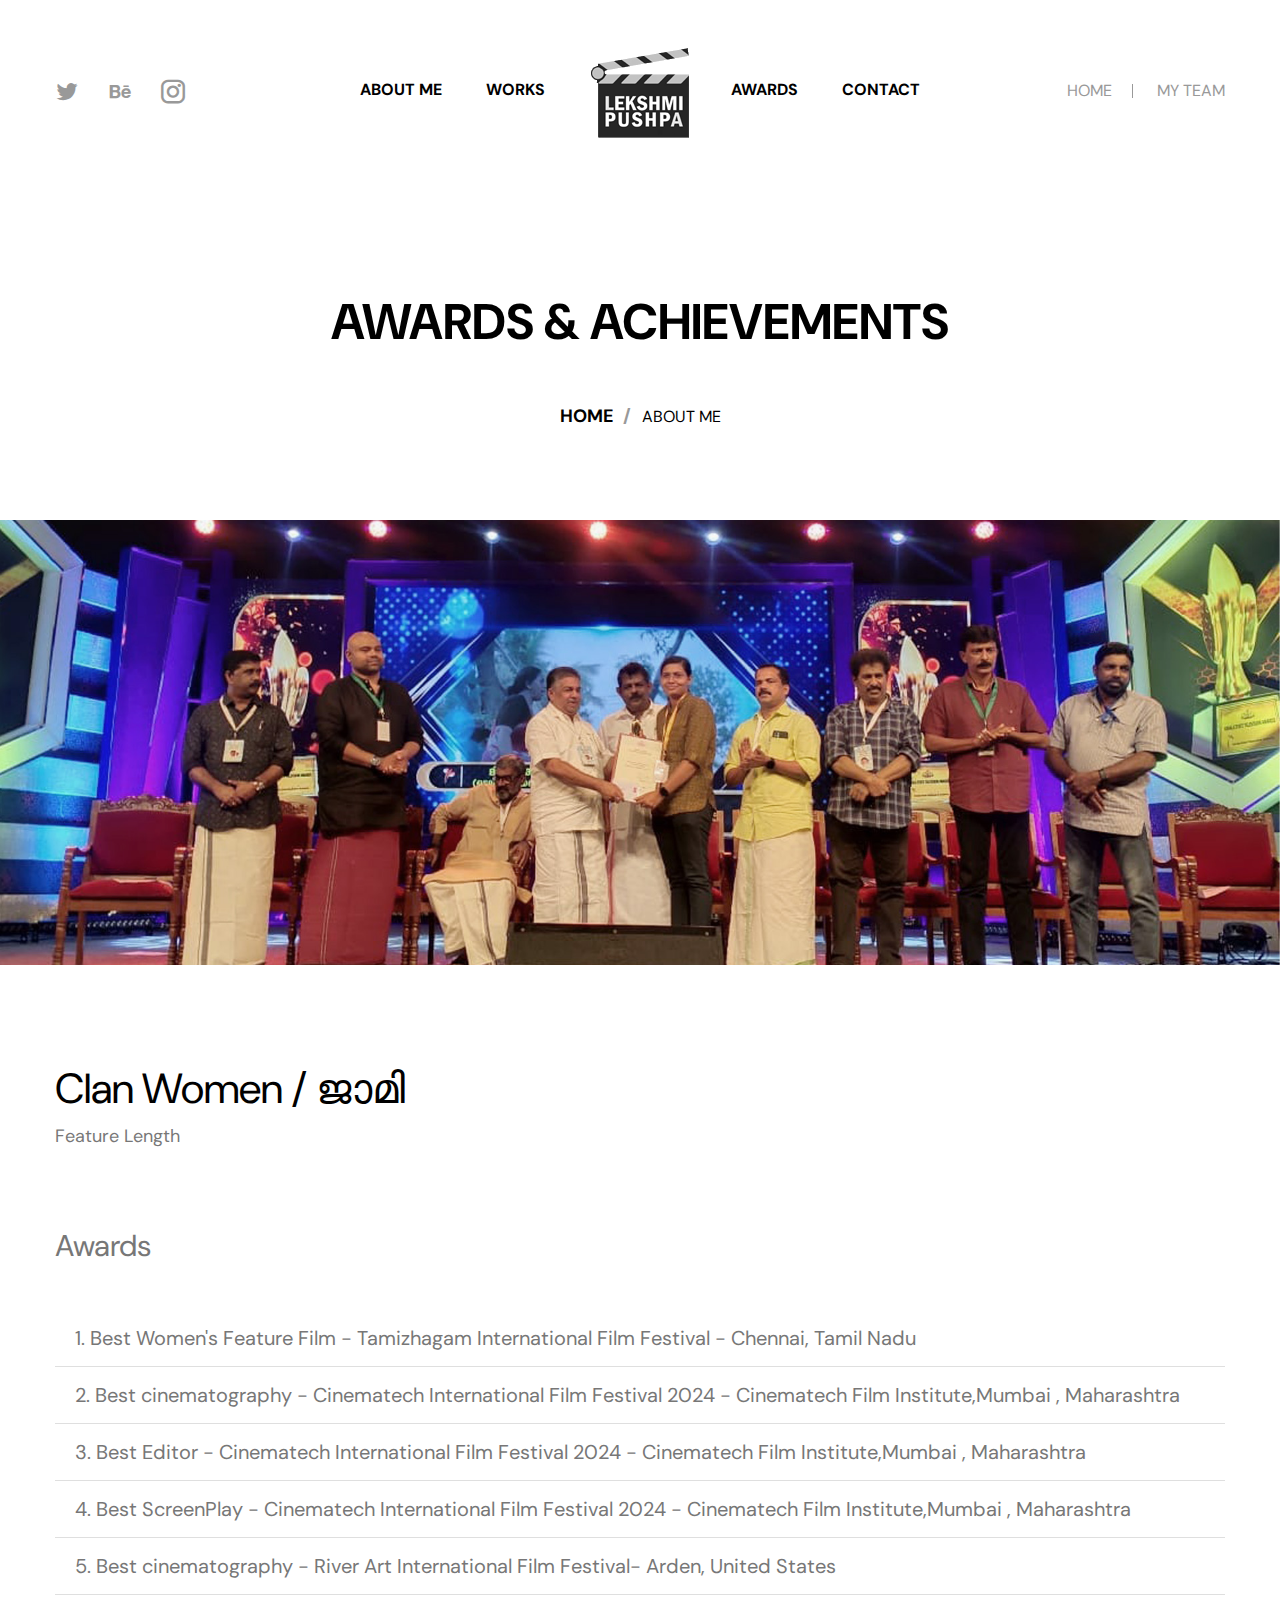
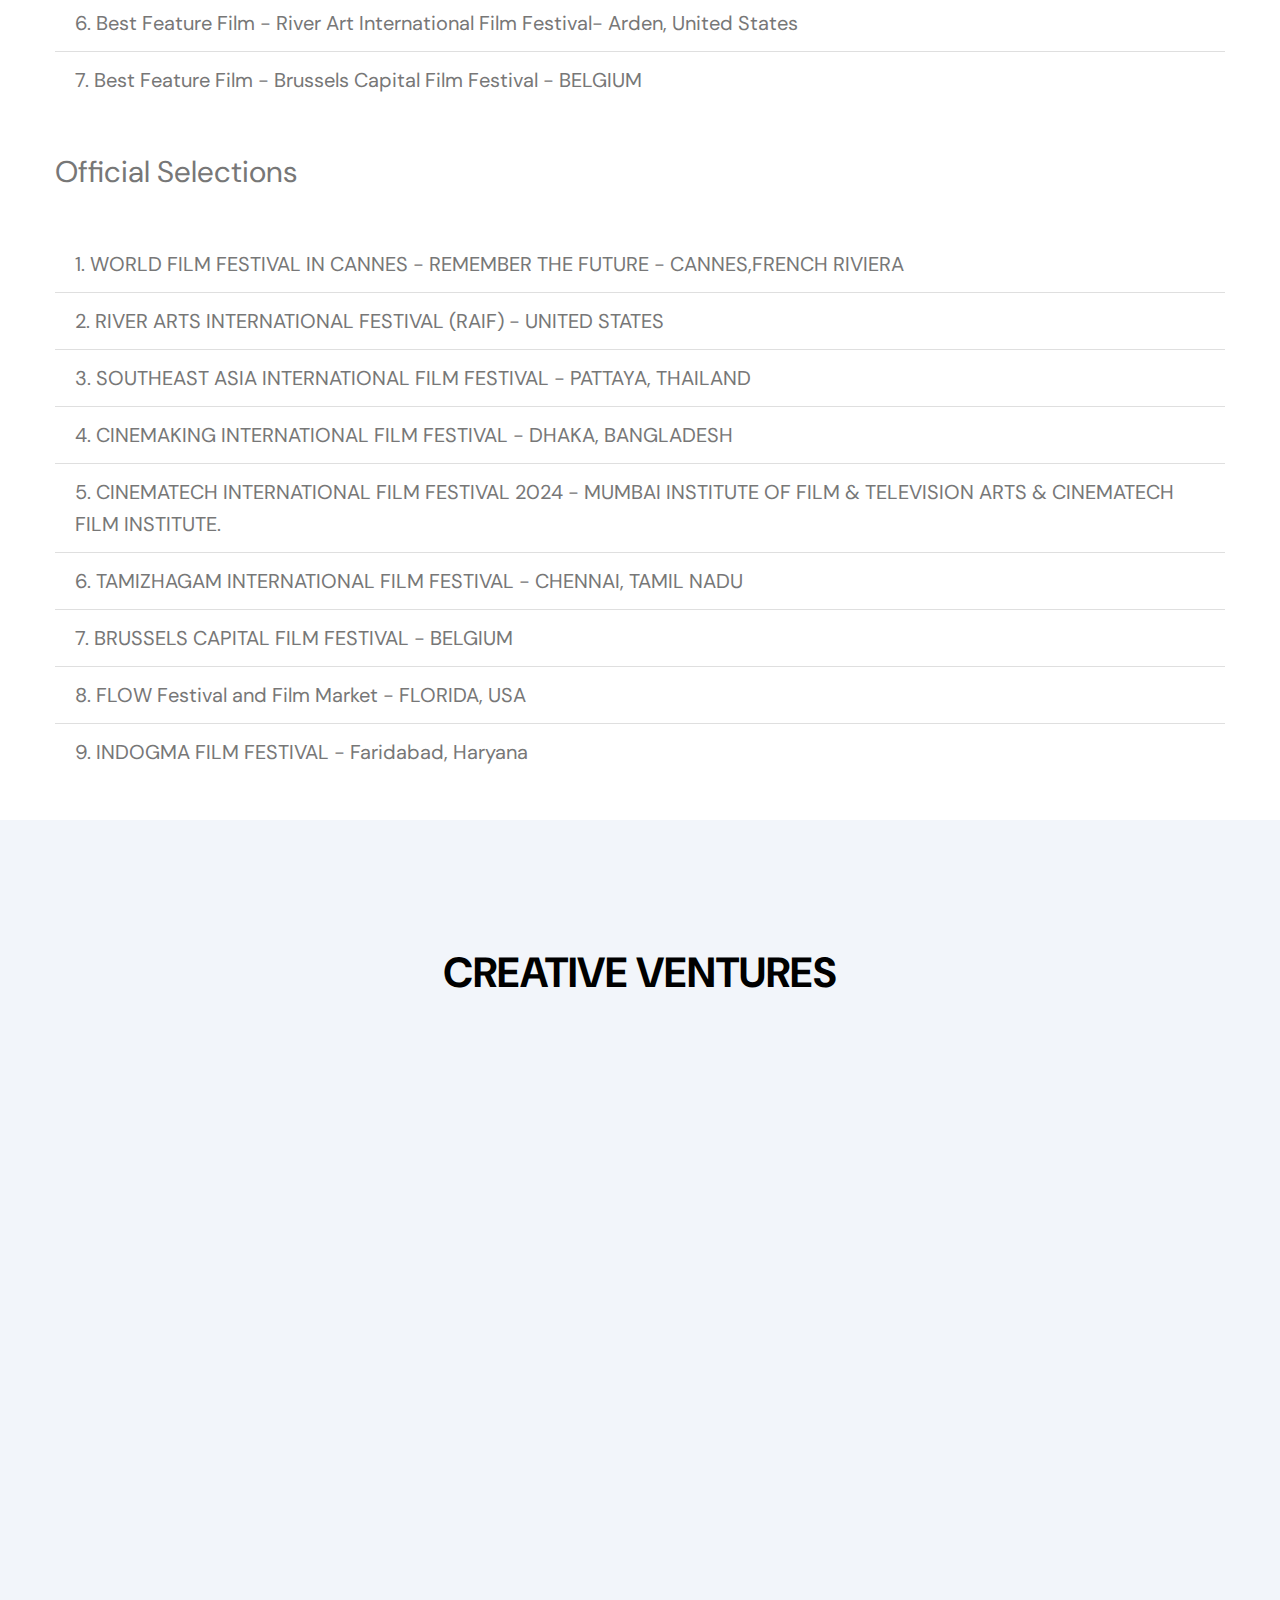
<file: award- jami.html>
<!DOCTYPE html>
<html lang="en-US">
<head>
<meta charset="UTF-8">
<title>Lekshmi Pushpa - Director | Writer</title>
<meta name="description" content="Unore HTML Template is a remarkably beautiful and elegant website template and is the best choice for any type of digital agency or consulting company." />
<meta name="viewport" content="width=device-width, initial-scale=1">
<link rel="profile" href="https://gmpg.org/xfn/11">
<link rel="canonical" href="Replace_with_your_PAGE_URL" />

<!-- Stylesheets -->
<link href="css/bootstrap.css" rel="stylesheet">
<link href="css/main.css" rel="stylesheet">
<link href="css/responsive.css" rel="stylesheet">

<!-- Open Graph (OG) meta tags are snippets of code that control how URLs are displayed when shared on social media  -->
<!-- <meta property="og:locale" content="en_US" />
<meta property="og:type" content="website" />
<meta property="og:title" content="Add a Title" />
<meta property="og:url" content="PAGE_URL" />
<meta property="og:site_name" content="SITE_NAME" /> -->
<!-- For the og:image content, replace the # with a link of an image -->
<!-- <meta property="og:image" content="#" />
<meta property="og:description" content="Add_Description_Text" /> -->

<!-- Fonts -->
<link href="https://fonts.googleapis.com/css2?family=DM+Sans:ital,wght@0,400;0,500;0,700;1,400;1,500;1,700&family=Karla:ital,wght@0,400;0,700;1,700&display=swap" rel="stylesheet">

<!-- Add site Favicon -->
<link rel="shortcut icon" href="images/favicon.png" type="image/x-icon">
<link rel="icon" href="images/favicon.png" type="image/x-icon">
<meta name="msapplication-TileImage" content="images/favicon.png" />

<!-- Structured Data  -->
<script type="application/ld+json">
{
"@context": "http://schema.org",
"@type": "WebSite",
"name": "Replace_with_your_site_title",
"url": "Replace_with_your_site_URL"
}
</script>
</head>

<body class="">

<div class="page-wrapper">

    <!-- Main Header-->
    <header class="main-header header-style-two">

    	<!--Header-Upper-->
        <div class="header-upper">
        	<div class="auto-container">
            	<div class="clearfix">

                	<div class="pull-left logo-box">
                    	<div class="logo"><a href="index.html"><img src="images/logo-2.png" alt="" title=""></a></div>
                    </div>

                   	<div class="nav-outer clearfix">
						<!-- Mobile Navigation Toggler -->
                        <div class="mobile-nav-toggler"><span class="icon flaticon-menu"></span></div>
						<!-- Main Menu -->
						<nav class="main-menu navbar-expand-md">
							<div class="navbar-header">
								<button class="navbar-toggler" type="button" data-toggle="collapse" data-target="#navbarSupportedContent" aria-controls="navbarSupportedContent" aria-expanded="false" aria-label="Toggle navigation">
									<span class="icon-bar"></span>
									<span class="icon-bar"></span>
									<span class="icon-bar"></span>
								</button>
							</div>

							<div class="navbar-collapse show collapse clearfix" id="navbarSupportedContent">
								<ul class="navigation left-nav clearfix">

									<li class="current dropdown"><a href="#">About Me</a>
										<ul>
											<li><a href="about.html">Film Direction</a></li>
											<li><a href="about.html">Script</a></li>
											<li><a href="about.html">Story Writer</a></li>
										</ul>
									</li>
									
									<li class="dropdown"><a href="#">Works</a>
										<ul>
											<li><a href="work-jami.html">Jami/ Clan Women (Feature Length)</a></li>
											<li><a href="work-kompal.html">Kombal / The Girl ( Short Film)</a></li>
											<li><a href="work-ama.html">Ama (അമ) - Short Film</a></li>
											<li><a href="team-jami.html">My Team</a></li>
										</ul>
										<!--<ul>
											<li><a href="about.html">About Us</a></li>
										</ul>-->
									</li>
								</ul>

								<ul class="navigation right-nav clearfix">
									<li class="dropdown"><a href="blog-detail.html">AWARDS</a>
										<ul>
											<li><a href="award- jami.html">JAMI</a></li>
											<li><a href="award-kompal.html">Kombal</a></li>
											<li><a href="award-ama.html">AMA</a></li>
										</ul>
									</li>
									<li><a href="contact.html">Contact</a></li>
								</ul>

							</div>

						</nav>

						<!-- Social Box -->
						<ul class="social-box">
							<li><a href="https://twitter.com/"><span class="icofont-twitter"></span></a></li>
							<li><a href="https://www.behance.net/"><span class="icofont-behance"></span></a></li>
							<li><a href="https://www.instagram.com/lekshmipushpa/"><span class="icofont-instagram"></span></a></li>
						</ul>

						<!-- Outer Box -->
						<di v class="outer-box">
							<ul class="language-nav">
								<li><a href="index.html">Home</a></li>
								<li><a href="team-jami.html">My Team</a></li>
							</ul>
						</div>

					</div>

                </div>
            </div>
        </div>
        <!--End Header Upper-->

		<!-- Mobile Menu  -->
        <div class="mobile-menu">
            <div class="menu-backdrop"></div>
            <div class="close-btn"><span class="icon lnr lnr-cross"></span></div>

            <nav class="menu-box">
                <div class="nav-logo"><a href="index.html"><img src="images/logo-2.png" alt="" title=""></a></div>
                <div class="menu-outer"><!--Here Menu Will Come Automatically Via Javascript / Same Menu as in Header--></div>
            </nav>
        </div><!-- End Mobile Menu -->

    </header>
    <!--End Main Header -->

	<!-- Page Title Three Section -->
    <section class="page-title-three-section">
		<div class="auto-container">
            <h1 style="font-size: 50px;">AWARDS & ACHIEVEMENTS</h1>
			<ul class="page-breadcrumb">
				<li><a href="index.html">HOME</a></li>
				<li><a href="about.html">ABOUT ME</a></li>
			</ul>
		</div>
	</section>
	<!-- End Page Title Three Section -->

	<!-- Blog Detail Section -->
	<section class="blog-detail-section">
		<!-- Image Box -->
		<div class="image-box">
			<img src="images/resource/news-13.jpg" alt="" />
		</div>
		<div class="auto-container">
			<div class="inner-container">
					<h2 style="color: black;">Clan Women / ജാമി</h2>
					<h6>Feature Length</h6>
					<!-- spacing -->
					<p>&nbsp; &nbsp;</p>
					<h3>Awards</h3>
					<p><h5>
						<ul class="list-group list-group-flush">
							<li class="list-group-item">1. Best Women's Feature Film - Tamizhagam International Film Festival -  Chennai, Tamil Nadu</li>
							<li class="list-group-item">2.	Best cinematography - Cinematech International Film Festival 2024 - Cinematech Film Institute,Mumbai , Maharashtra </li>
							<li class="list-group-item">3.	Best Editor - Cinematech International Film Festival 2024 - Cinematech Film Institute,Mumbai , Maharashtra </li>
							<li class="list-group-item">4.	Best ScreenPlay - Cinematech International Film Festival 2024 - Cinematech Film Institute,Mumbai , Maharashtra </li>
							<li class="list-group-item">5.	Best cinematography - River Art International Film Festival- Arden, United States</li>
							<li class="list-group-item">6.	Best Feature Film - River Art International Film Festival- Arden, United States</li>
							<li class="list-group-item">7.	Best Feature Film - Brussels Capital Film Festival - BELGIUM</li>
						  </ul>
					</h5>
					</p>

					<h3>Official Selections </h3>
					<p><h5>
						<ul class="list-group list-group-flush">
							<li class="list-group-item">1.	WORLD FILM FESTIVAL IN CANNES - REMEMBER THE FUTURE - CANNES,FRENCH RIVIERA</li>
							<li class="list-group-item" >2.	RIVER ARTS INTERNATIONAL FESTIVAL (RAIF) - UNITED STATES</li>
							<li class="list-group-item">3.	SOUTHEAST ASIA INTERNATIONAL FILM FESTIVAL - PATTAYA, THAILAND</li>
							<li class="list-group-item"> 4.	CINEMAKING INTERNATIONAL FILM FESTIVAL - DHAKA, BANGLADESH </li>
							<li class="list-group-item">5.	CINEMATECH INTERNATIONAL FILM FESTIVAL 2024 - MUMBAI INSTITUTE OF FILM & TELEVISION ARTS & CINEMATECH FILM INSTITUTE.</li>
							<li class="list-group-item">6.	TAMIZHAGAM INTERNATIONAL FILM FESTIVAL -  CHENNAI, TAMIL NADU</li>
							<li class="list-group-item">7.	BRUSSELS CAPITAL FILM FESTIVAL - BELGIUM</li>
							<li class="list-group-item">8.	FLOW Festival and Film Market -  FLORIDA, USA</li>
							<li class="list-group-item">9.	INDOGMA FILM FESTIVAL - Faridabad, Haryana</li>
						</h5>
						</ul>
					</h3>
					</p>
			</div>
		</div>
				
	</section>

	<!-- Press Section -->
	<section class="press-section">
		<div class="auto-container">
			<div class="sec-title centered">
				<h2>Creative Ventures</h2>
			</div>
			<div class="row clearfix">

				<!-- Press Image Block -->
				<div class="press-image-block col-lg-4 col-md-6 col-sm-12">
					<div class="inner-box wow fadeInUp" data-wow-delay="0ms" data-wow-duration="1500ms">
						<div class="image">
							<img src="images/resource/press.jpg" alt="" />
							<div class="post-date">25<span>Nov, 2021</span></div>
						<div class="title">Breakthrough</div>
						<h4><a href="https://english.mathrubhumi.com/movies-music/news/lakshmi-pushpa-1.6217375">Honored as Best Female Director at the Cannes World Film Festival.</a></h4>
						</div>
					</div>
				</div>

				<!-- Press Image Block -->
				<div class="press-image-block col-lg-4 col-md-6 col-sm-12">
					<div class="inner-box wow fadeInUp" data-wow-delay="0ms" data-wow-duration="1500ms">
						<div class="image">
							<img src="images/resource/press 1.jpg" alt="" />
							<div class="post-date">26<span>Jan, 2023</span></div>
						<div class="title">Breakthrough</div>
						<h4><a href="https://www.facebook.com/lekshmip.nair.10/videos/1922142214801802">Honored with the Best Story Writer award at the 2021 Kerala State Television Awards.</a></h4>
						</div>
					</div>
				</div>

				<!-- Press Image Block -->
				<div class="press-image-block col-lg-4 col-md-6 col-sm-12">
					<div class="inner-box wow fadeInUp" data-wow-delay="0ms" data-wow-duration="1500ms">
						<div class="image">
							<img src="images/resource/press 3.jpg" alt="" />
							<div class="post-date">25<span>Dec, 2024</span></div>
						<div class="title">Breakthrough</div>
						<h4><a href="blog-detail.html">Received the Best Screenplay award at the Cinematech International Film Festival.</a></h4>
						</div>
					</div>
				</div>


			</div>
		</div>
	</section>
	<!-- End Press Section -->
	<!-- End Blog Detail Section -->

	<!-- Main Footer -->
	<footer class="main-footer">
		<div class="auto-container">
			<!--Widgets Section-->
			<div class="widgets-section">
				<div class="row clearfix">

					<!-- Footer Column -->
					<div class="footer-column col-lg-4 col-md-6 col-sm-12">
						<div class="footer-widget office-widget wow fadeInUp" data-wow-delay="0ms" data-wow-duration="1500ms">
							<h4>Contact Me</h4>
							<ul class="location-list">
								<li><h5>Don't hesitate to get in touch <br> Your inquiries are always welcome.</h5></li>
								<li><a href="mailto:lekshmipushpa000@gmail.com"><h5>lekshmipushpa000@gmail.com</h5></a></li>
								<li><a href="mailto:jamimovie2024@gmail.com"><h5>jamimovie2024@gmail.com</h5></a></li>
							</ul>
							<!-- Social Box -->
							<ul class="social-box">
								<li><a href="https://twitter.com/" class="icofont-twitter"></a></li>
								<li class="facebook"><a href="https://www.facebook.com/lekshmip.nair.10" class="icofont-facebook"></a></li>
								<li class="google"><a href="https://www.bing.com/images/search?view=detailV2&ccid=rcxxdT9U&id=4D12485B9E70BFD5E77334C337F9FAC352E354DE&thid=OIP.rcxxdT9UnERzPTBeEs0bdgHaD2&mediaurl=https%3A%2F%2Fimg.onmanorama.com%2Fcontent%2Fdam%2Fmm%2Fen%2Fentertainment%2Fentertainment-news%2Fimages%2F2021%2F11%2F27%2Fkombal-short-film.jpg&exph=650&expw=1248&q=lekshmi+pushpa&simid=608052406718762101&form=IRPRST&ck=1CC7478E4C9CDD2B4B4A67F1EA79CFAC&selectedindex=5&itb=0&cw=1145&ch=535&ajaxhist=0&ajaxserp=0&vt=2&sim=15,0&ajaxhist=0&ajaxserp=0" class="icofont-google-plus"></a></li>
								<li class="behance"><a href="https://www.behance.net/" class="icofont-behance"></a></li>
								<li class="instagram"><a href="https://www.instagram.com/lekshmipushpa/" class="icofont-instagram"></a></li>
							</ul>
						</div>
					</div>

					<!-- Footer Column -->
					<div class="footer-column col-lg-4 col-md-12 col-sm-12">
						<div class="footer-widget logo-widget wow fadeInUp" data-wow-delay="0ms" data-wow-duration="1500ms">
							<div class="logo">
								<a href="index.html"><img src="images/footer-logo.png" alt="" /></a>
							</div>
						</div>
					</div>

					<!-- Footer Column -->
					<div class="footer-column col-lg-4 col-md-6 col-sm-12">
						<div class="footer-widget twitter-widget wow fadeInUp" data-wow-delay="0ms" data-wow-duration="1500ms">
							<h4>Social media</h4>
							<div class="facebook"><h5>
								Contact me without hesitation. <br> facebook: <a href="https://www.facebook.com/lekshmip.nair.10">Lekshmi Pushpa</a><br>
							</h5>
							</div>
							<div><li>...................................................................</li></div>
							<div class="instagram"><h5>
								Your connection is welcome.<br> Me on instagram: <a href="https://www.instagram.com/lekshmipushpa/">lekshmipushpa</a><br>
							</h5>
							</div>
						</div>
					</div>

				</div>
			</div>
		</div>
		<div class="footer-bottom wow fadeInUp" data-wow-delay="0ms" data-wow-duration="1500ms">
			<div class="auto-container">
				<div class="copyright">Where creativity meets expertise.

					<script type="text/javascript">document.write;</script> Designed with passion, your multimedia expert<i class="icon-heart text-danger" aria-hidden="true"></i> - <a
						href="https://www.instagram.com/asishgopi/" target="_blank">Asish Gopi</a>
				</div>
			</div>
		</div>
	</footer>

</div>
<!--End pagewrapper-->

<!-- Scroll To Top -->
<div class="scroll-to-top scroll-to-target" data-target="html"><span class="fa fa-arrow-circle-up"></span></div>

<script src="js/jquery.js"></script>
<script src="js/popper.min.js"></script>
<script src="js/bootstrap.min.js"></script>
<script src="js/jquery.mCustomScrollbar.concat.min.js"></script>
<script src="js/jquery.fancybox.js"></script>
<script src="js/appear.js"></script>
<script src="js/owl.js"></script>
<script src="js/wow.js"></script>
<script src="js/parallax.min.js"></script>
<script src="js/tilt.jquery.min.js"></script>
<script src="js/jquery.paroller.min.js"></script>
<script src="js/mixitup.js"></script>
<script src="js/validate.js"></script>
<script src="js/jquery-ui.js"></script>
<script src="js/script.js"></script>

</body>
</html>
</file>
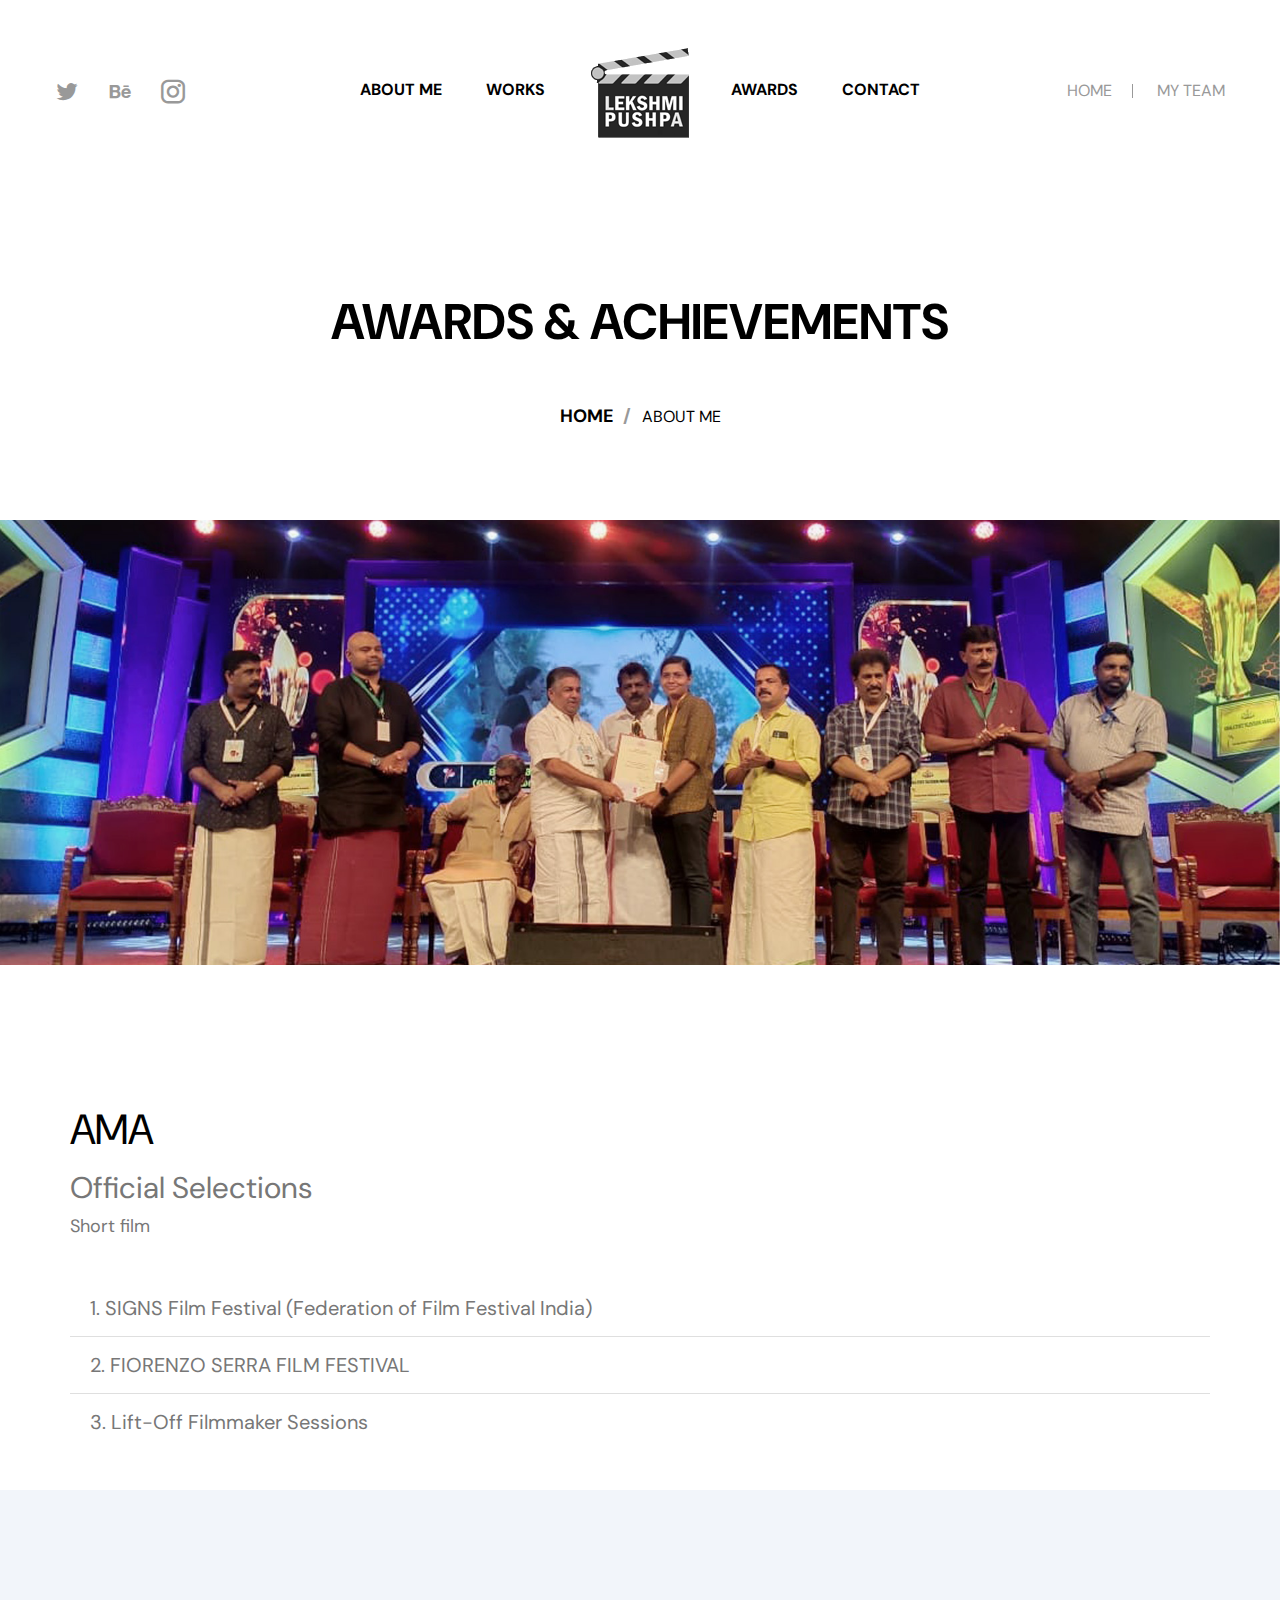
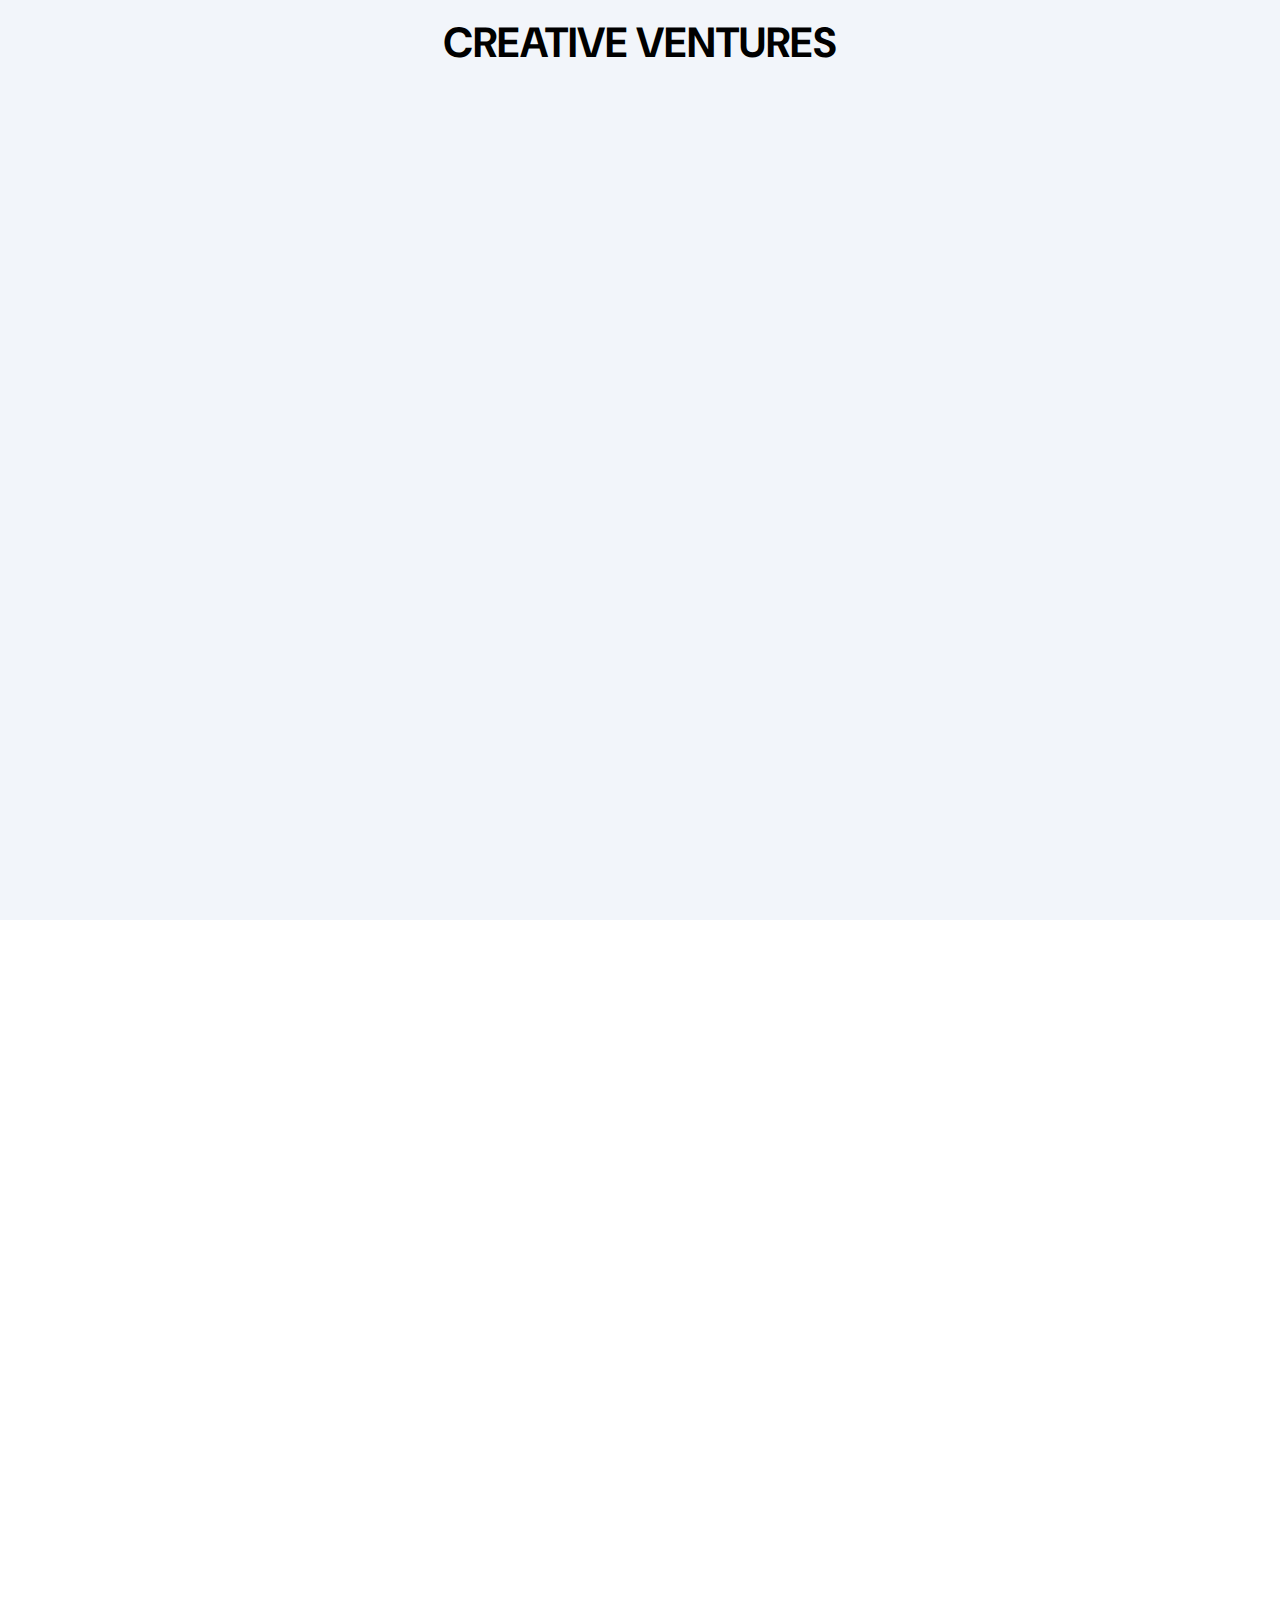
<file: award-ama.html>
<!DOCTYPE html>
<html lang="en-US">
<head>
<meta charset="UTF-8">
<title>Lekshmi Pushpa - Director | Writer</title>
<meta name="description" content="Unore HTML Template is a remarkably beautiful and elegant website template and is the best choice for any type of digital agency or consulting company." />
<meta name="viewport" content="width=device-width, initial-scale=1">
<link rel="profile" href="https://gmpg.org/xfn/11">
<link rel="canonical" href="Replace_with_your_PAGE_URL" />

<!-- Stylesheets -->
<link href="css/bootstrap.css" rel="stylesheet">
<link href="css/main.css" rel="stylesheet">
<link href="css/responsive.css" rel="stylesheet">

<!-- Open Graph (OG) meta tags are snippets of code that control how URLs are displayed when shared on social media  -->
<!-- <meta property="og:locale" content="en_US" />
<meta property="og:type" content="website" />
<meta property="og:title" content="Add a Title" />
<meta property="og:url" content="PAGE_URL" />
<meta property="og:site_name" content="SITE_NAME" /> -->
<!-- For the og:image content, replace the # with a link of an image -->
<!-- <meta property="og:image" content="#" />
<meta property="og:description" content="Add_Description_Text" /> -->

<!-- Fonts -->
<link href="https://fonts.googleapis.com/css2?family=DM+Sans:ital,wght@0,400;0,500;0,700;1,400;1,500;1,700&family=Karla:ital,wght@0,400;0,700;1,700&display=swap" rel="stylesheet">

<!-- Add site Favicon -->
<link rel="shortcut icon" href="images/favicon.png" type="image/x-icon">
<link rel="icon" href="images/favicon.png" type="image/x-icon">
<meta name="msapplication-TileImage" content="images/favicon.png" />

<!-- Structured Data  -->
<script type="application/ld+json">
{
"@context": "http://schema.org",
"@type": "WebSite",
"name": "Replace_with_your_site_title",
"url": "Replace_with_your_site_URL"
}
</script>
</head>

<body class="">

<div class="page-wrapper">

    <!-- Main Header-->
    <header class="main-header header-style-two">

    	<!--Header-Upper-->
        <div class="header-upper">
        	<div class="auto-container">
            	<div class="clearfix">

                	<div class="pull-left logo-box">
                    	<div class="logo"><a href="index.html"><img src="images/logo-2.png" alt="" title=""></a></div>
                    </div>

                   	<div class="nav-outer clearfix">
						<!-- Mobile Navigation Toggler -->
                        <div class="mobile-nav-toggler"><span class="icon flaticon-menu"></span></div>
						<!-- Main Menu -->
						<nav class="main-menu navbar-expand-md">
							<div class="navbar-header">
								<button class="navbar-toggler" type="button" data-toggle="collapse" data-target="#navbarSupportedContent" aria-controls="navbarSupportedContent" aria-expanded="false" aria-label="Toggle navigation">
									<span class="icon-bar"></span>
									<span class="icon-bar"></span>
									<span class="icon-bar"></span>
								</button>
							</div>

							<div class="navbar-collapse show collapse clearfix" id="navbarSupportedContent">
								<ul class="navigation left-nav clearfix">

									<li class="current dropdown"><a href="#">About Me</a>
										<ul>
											<li><a href="about.html">Film Direction</a></li>
											<li><a href="about.html">Script</a></li>
											<li><a href="about.html">Story Writer</a></li>
										</ul>
									</li>
									
									<li class="dropdown"><a href="#">Works</a>
										<ul>
											<li><a href="work-jami.html">Jami/ Clan Women (Feature Length)</a></li>
											<li><a href="work-kompal.html">Kombal / The Girl ( Short Film)</a></li>
											<li><a href="work-ama.html">Ama (അമ) - Short Film</a></li>
											<li><a href="team-jami.html">My Team</a></li>
										</ul>
										<!--<ul>
											<li><a href="about.html">About Us</a></li>
										</ul>-->
									</li>
								</ul>

								<ul class="navigation right-nav clearfix">
									<li class="dropdown"><a href="blog-detail.html">AWARDS</a>
										<ul>
											<li><a href="award- jami.html">JAMI</a></li>
											<li><a href="award-kompal.html">Kombal</a></li>
											<li><a href="award-ama.html">AMA</a></li>
										</ul>
									</li>
									<li><a href="contact.html">Contact</a></li>
								</ul>

							</div>

						</nav>

						<!-- Social Box -->
						<ul class="social-box">
							<li><a href="https://twitter.com/"><span class="icofont-twitter"></span></a></li>
							<li><a href="https://www.behance.net/"><span class="icofont-behance"></span></a></li>
							<li><a href="https://www.instagram.com/lekshmipushpa/"><span class="icofont-instagram"></span></a></li>
						</ul>

						<!-- Outer Box -->
						<di v class="outer-box">
							<ul class="language-nav">
								<li><a href="index.html">Home</a></li>
								<li><a href="team-jami.html">My Team</a></li>
							</ul>
						</div>

					</div>

                </div>
            </div>
        </div>
        <!--End Header Upper-->

		<!-- Mobile Menu  -->
        <div class="mobile-menu">
            <div class="menu-backdrop"></div>
            <div class="close-btn"><span class="icon lnr lnr-cross"></span></div>

            <nav class="menu-box">
                <div class="nav-logo"><a href="index.html"><img src="images/logo-2.png" alt="" title=""></a></div>
                <div class="menu-outer"><!--Here Menu Will Come Automatically Via Javascript / Same Menu as in Header--></div>
            </nav>
        </div><!-- End Mobile Menu -->

    </header>
    <!--End Main Header -->

	<!-- Page Title Three Section -->
    <section class="page-title-three-section">
		<div class="auto-container">
            <h1 style="font-size: 50px;">AWARDS & ACHIEVEMENTS</h1>
			<ul class="page-breadcrumb">
				<li><a href="index.html">HOME</a></li>
				<li><a href="about.html">ABOUT ME</a></li>
			</ul>
		</div>
	</section>
	<!-- End Page Title Three Section -->

	<!-- Blog Detail Section -->
	<section class="blog-detail-section">
		<!-- Image Box -->
		<div class="image-box">
			<img src="images/resource/news-13.jpg" alt="" />
		</div>
		<div class="auto-container">
			
				

				

				<!-- spacing -->
				<p>&nbsp; &nbsp;</p>

				<div class="auto-container">
					<div class="inner-container">
							<h2 style="color: black;">AMA </h2>
							<h3>Official Selections </h3>
							<h6>Short film</h6>
							<p><h5>
									<ul class="list-group list-group-flush">
										<li class="list-group-item">1.	SIGNS Film Festival (Federation of Film Festival India)</li>
										<li class="list-group-item" > 2.	FIORENZO SERRA FILM FESTIVAL </li>
										<li class="list-group-item">3.	Lift-Off Filmmaker Sessions	</li>
									</ul>
								</h5>
						
							</p>
							<!-- spacing -->

	

		<!-- Lower Section -->
		

	</section>

	<!-- Press Section -->
	<section class="press-section">
		<div class="auto-container">
			<div class="sec-title centered">
				<h2>Creative Ventures</h2>
			</div>
			<div class="row clearfix">

				<!-- Press Image Block -->
				<div class="press-image-block col-lg-4 col-md-6 col-sm-12">
					<div class="inner-box wow fadeInUp" data-wow-delay="0ms" data-wow-duration="1500ms">
						<div class="image">
							<img src="images/resource/press.jpg" alt="" />
							<div class="post-date">25<span>Nov, 2021</span></div>
						<div class="title">Breakthrough</div>
						<h4><a href="https://english.mathrubhumi.com/movies-music/news/lakshmi-pushpa-1.6217375">Honored as Best Female Director at the Cannes World Film Festival.</a></h4>
						</div>
					</div>
				</div>

				<!-- Press Image Block -->
				<div class="press-image-block col-lg-4 col-md-6 col-sm-12">
					<div class="inner-box wow fadeInUp" data-wow-delay="0ms" data-wow-duration="1500ms">
						<div class="image">
							<img src="images/resource/press 1.jpg" alt="" />
							<div class="post-date">26<span>Jan, 2023</span></div>
						<div class="title">Breakthrough</div>
						<h4><a href="https://www.facebook.com/lekshmip.nair.10/videos/1922142214801802">Honored with the Best Story Writer award at the 2021 Kerala State Television Awards.</a></h4>
						</div>
					</div>
				</div>

				<!-- Press Image Block -->
				<div class="press-image-block col-lg-4 col-md-6 col-sm-12">
					<div class="inner-box wow fadeInUp" data-wow-delay="0ms" data-wow-duration="1500ms">
						<div class="image">
							<img src="images/resource/press 3.jpg" alt="" />
							<div class="post-date">25<span>Dec, 2024</span></div>
						<div class="title">Breakthrough</div>
						<h4><a href="blog-detail.html">Received the Best Screenplay award at the Cinematech International Film Festival.</a></h4>
						</div>
					</div>
				</div>


			</div>
		</div>
	</section>
	<!-- End Press Section -->
	<!-- End Blog Detail Section -->

	<!-- Main Footer -->
	<footer class="main-footer">
		<div class="auto-container">
			<!--Widgets Section-->
			<div class="widgets-section">
				<div class="row clearfix">

					<!-- Footer Column -->
					<div class="footer-column col-lg-4 col-md-6 col-sm-12">
						<div class="footer-widget office-widget wow fadeInUp" data-wow-delay="0ms" data-wow-duration="1500ms">
							<h4>Contact Me</h4>
							<ul class="location-list">
								<li><h5>Don't hesitate to get in touch <br> Your inquiries are always welcome.</h5></li>
								<li><a href="mailto:lekshmipushpa000@gmail.com"><h5>lekshmipushpa000@gmail.com</h5></a></li>
								<li><a href="mailto:jamimovie2024@gmail.com"><h5>jamimovie2024@gmail.com</h5></a></li>
							</ul>
							<!-- Social Box -->
							<ul class="social-box">
								<li><a href="https://twitter.com/" class="icofont-twitter"></a></li>
								<li class="facebook"><a href="https://www.facebook.com/lekshmip.nair.10" class="icofont-facebook"></a></li>
								<li class="google"><a href="https://www.bing.com/images/search?view=detailV2&ccid=rcxxdT9U&id=4D12485B9E70BFD5E77334C337F9FAC352E354DE&thid=OIP.rcxxdT9UnERzPTBeEs0bdgHaD2&mediaurl=https%3A%2F%2Fimg.onmanorama.com%2Fcontent%2Fdam%2Fmm%2Fen%2Fentertainment%2Fentertainment-news%2Fimages%2F2021%2F11%2F27%2Fkombal-short-film.jpg&exph=650&expw=1248&q=lekshmi+pushpa&simid=608052406718762101&form=IRPRST&ck=1CC7478E4C9CDD2B4B4A67F1EA79CFAC&selectedindex=5&itb=0&cw=1145&ch=535&ajaxhist=0&ajaxserp=0&vt=2&sim=15,0&ajaxhist=0&ajaxserp=0" class="icofont-google-plus"></a></li>
								<li class="behance"><a href="https://www.behance.net/" class="icofont-behance"></a></li>
								<li class="instagram"><a href="https://www.instagram.com/lekshmipushpa/" class="icofont-instagram"></a></li>
							</ul>
						</div>
					</div>

					<!-- Footer Column -->
					<div class="footer-column col-lg-4 col-md-12 col-sm-12">
						<div class="footer-widget logo-widget wow fadeInUp" data-wow-delay="0ms" data-wow-duration="1500ms">
							<div class="logo">
								<a href="index.html"><img src="images/footer-logo.png" alt="" /></a>
							</div>
						</div>
					</div>

					<!-- Footer Column -->
					<div class="footer-column col-lg-4 col-md-6 col-sm-12">
						<div class="footer-widget twitter-widget wow fadeInUp" data-wow-delay="0ms" data-wow-duration="1500ms">
							<h4>Social media</h4>
							<div class="facebook"><h5>
								Contact me without hesitation. <br> facebook: <a href="https://www.facebook.com/lekshmip.nair.10">Lekshmi Pushpa</a><br>
							</h5>
							</div>
							<div><li>...................................................................</li></div>
							<div class="instagram"><h5>
								Your connection is welcome.<br> Me on instagram: <a href="https://www.instagram.com/lekshmipushpa/">lekshmipushpa</a><br>
							</h5>
							</div>
						</div>
					</div>

				</div>
			</div>
		</div>
		<div class="footer-bottom wow fadeInUp" data-wow-delay="0ms" data-wow-duration="1500ms">
			<div class="auto-container">
				<div class="copyright">Where creativity meets expertise.

					<script type="text/javascript">document.write;</script> Designed with passion, your multimedia expert<i class="icon-heart text-danger" aria-hidden="true"></i> - <a
						href="https://www.instagram.com/asishgopi/" target="_blank">Asish Gopi</a>
				</div>
			</div>
		</div>
	</footer>

</div>
<!--End pagewrapper-->

<!-- Scroll To Top -->
<div class="scroll-to-top scroll-to-target" data-target="html"><span class="fa fa-arrow-circle-up"></span></div>

<script src="js/jquery.js"></script>
<script src="js/popper.min.js"></script>
<script src="js/bootstrap.min.js"></script>
<script src="js/jquery.mCustomScrollbar.concat.min.js"></script>
<script src="js/jquery.fancybox.js"></script>
<script src="js/appear.js"></script>
<script src="js/owl.js"></script>
<script src="js/wow.js"></script>
<script src="js/parallax.min.js"></script>
<script src="js/tilt.jquery.min.js"></script>
<script src="js/jquery.paroller.min.js"></script>
<script src="js/mixitup.js"></script>
<script src="js/validate.js"></script>
<script src="js/jquery-ui.js"></script>
<script src="js/script.js"></script>

</body>
</html>
</file>
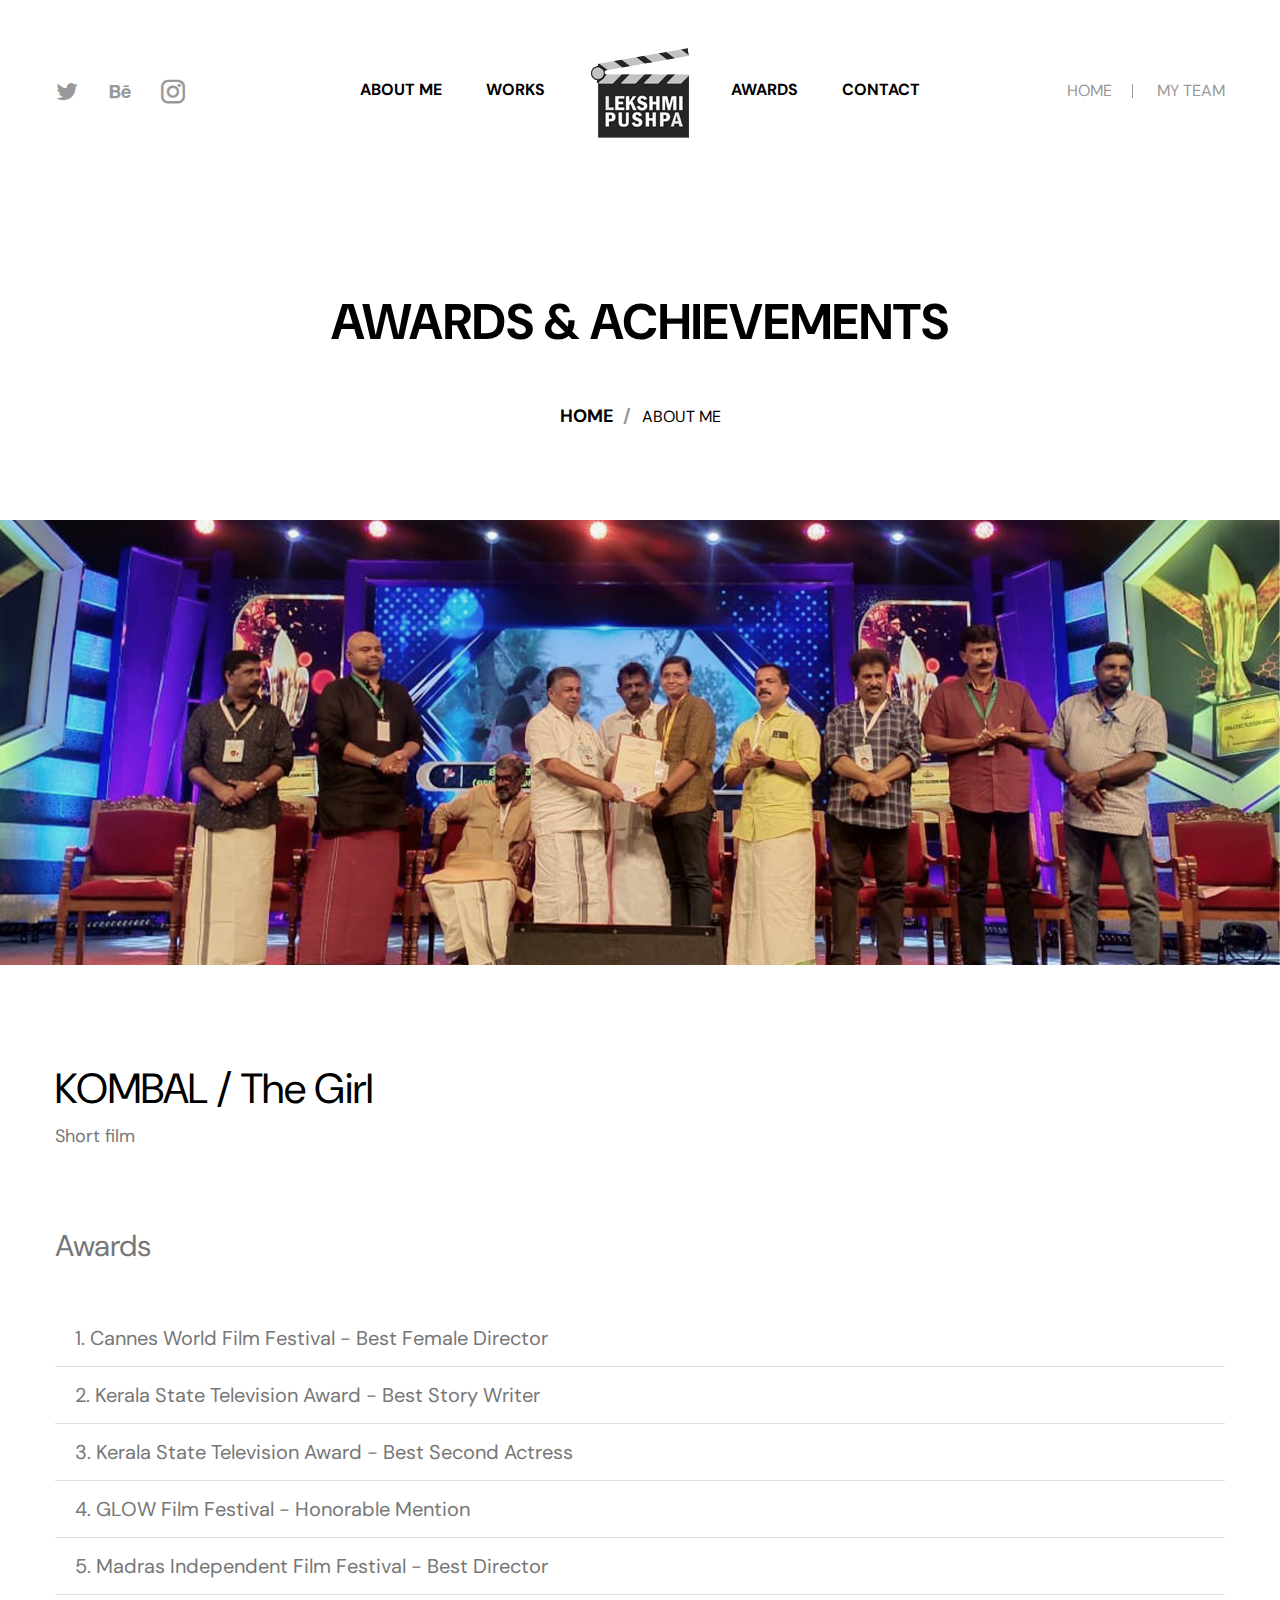
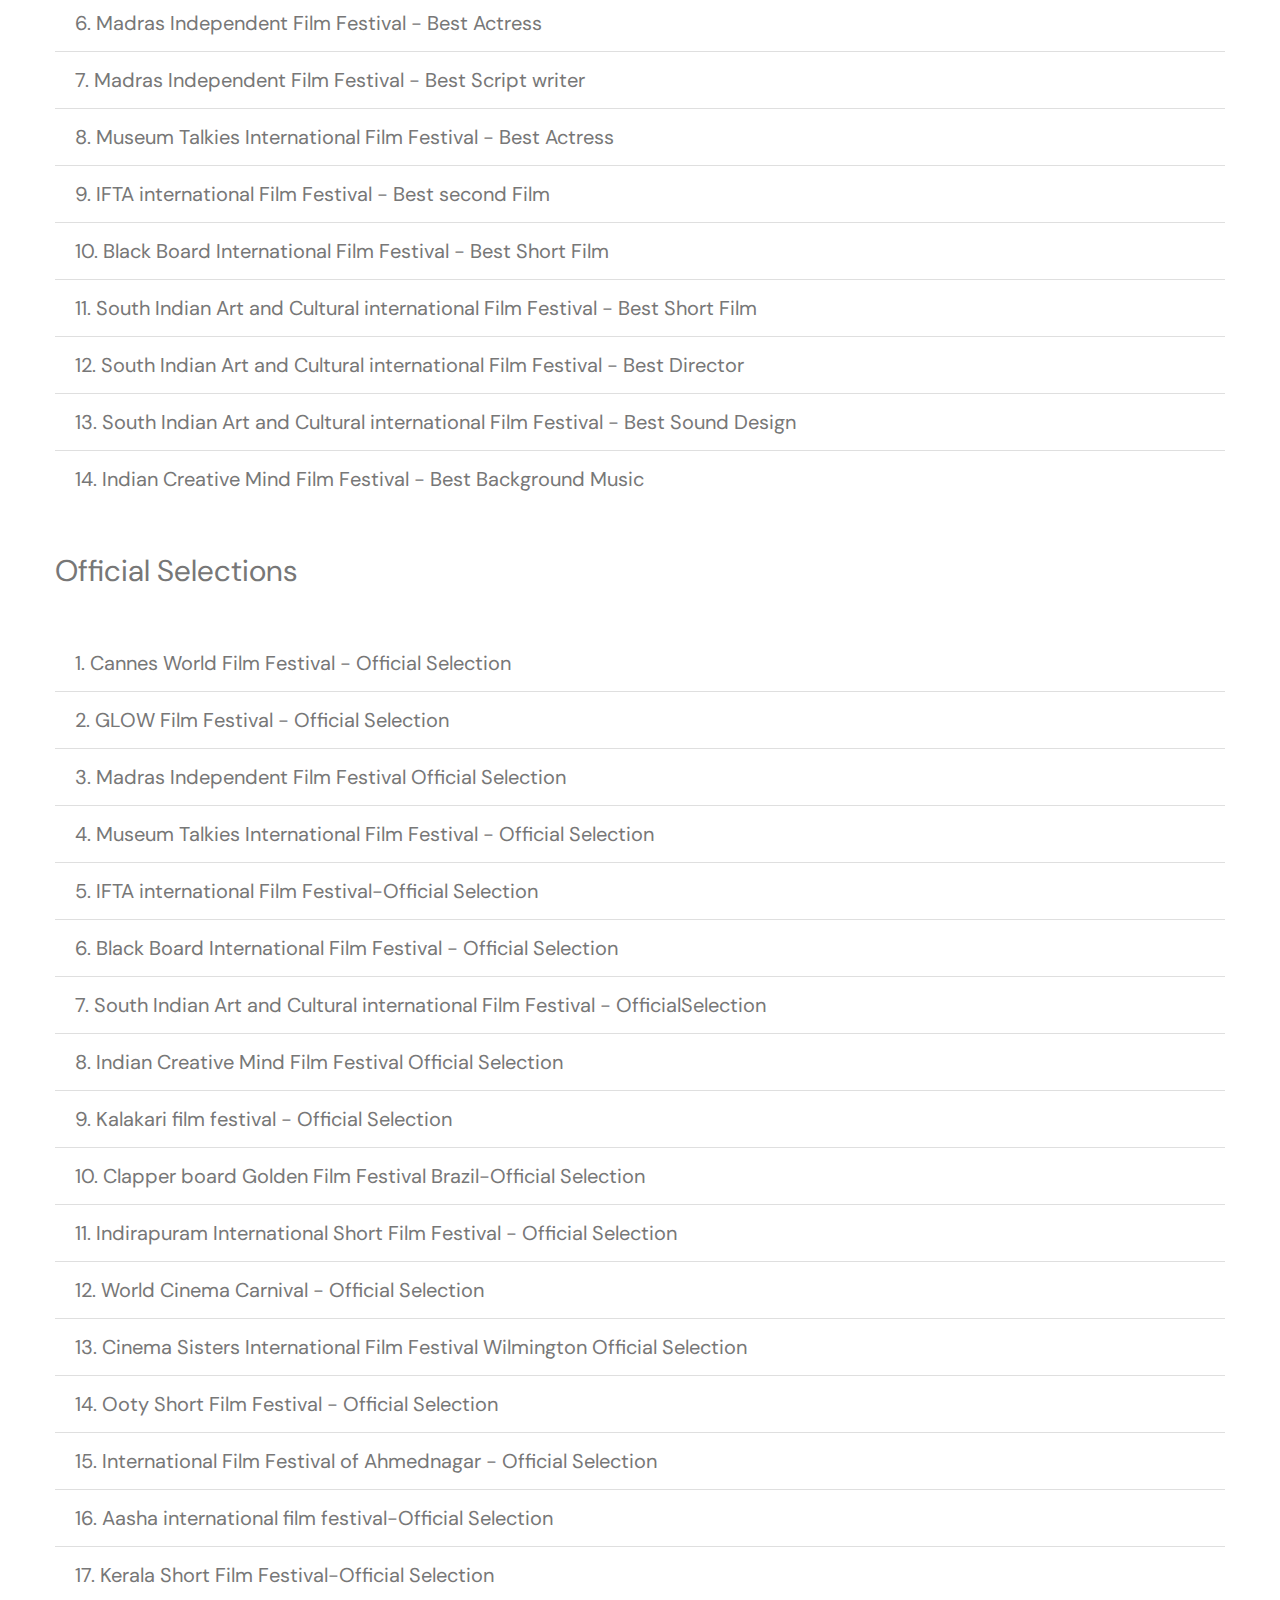
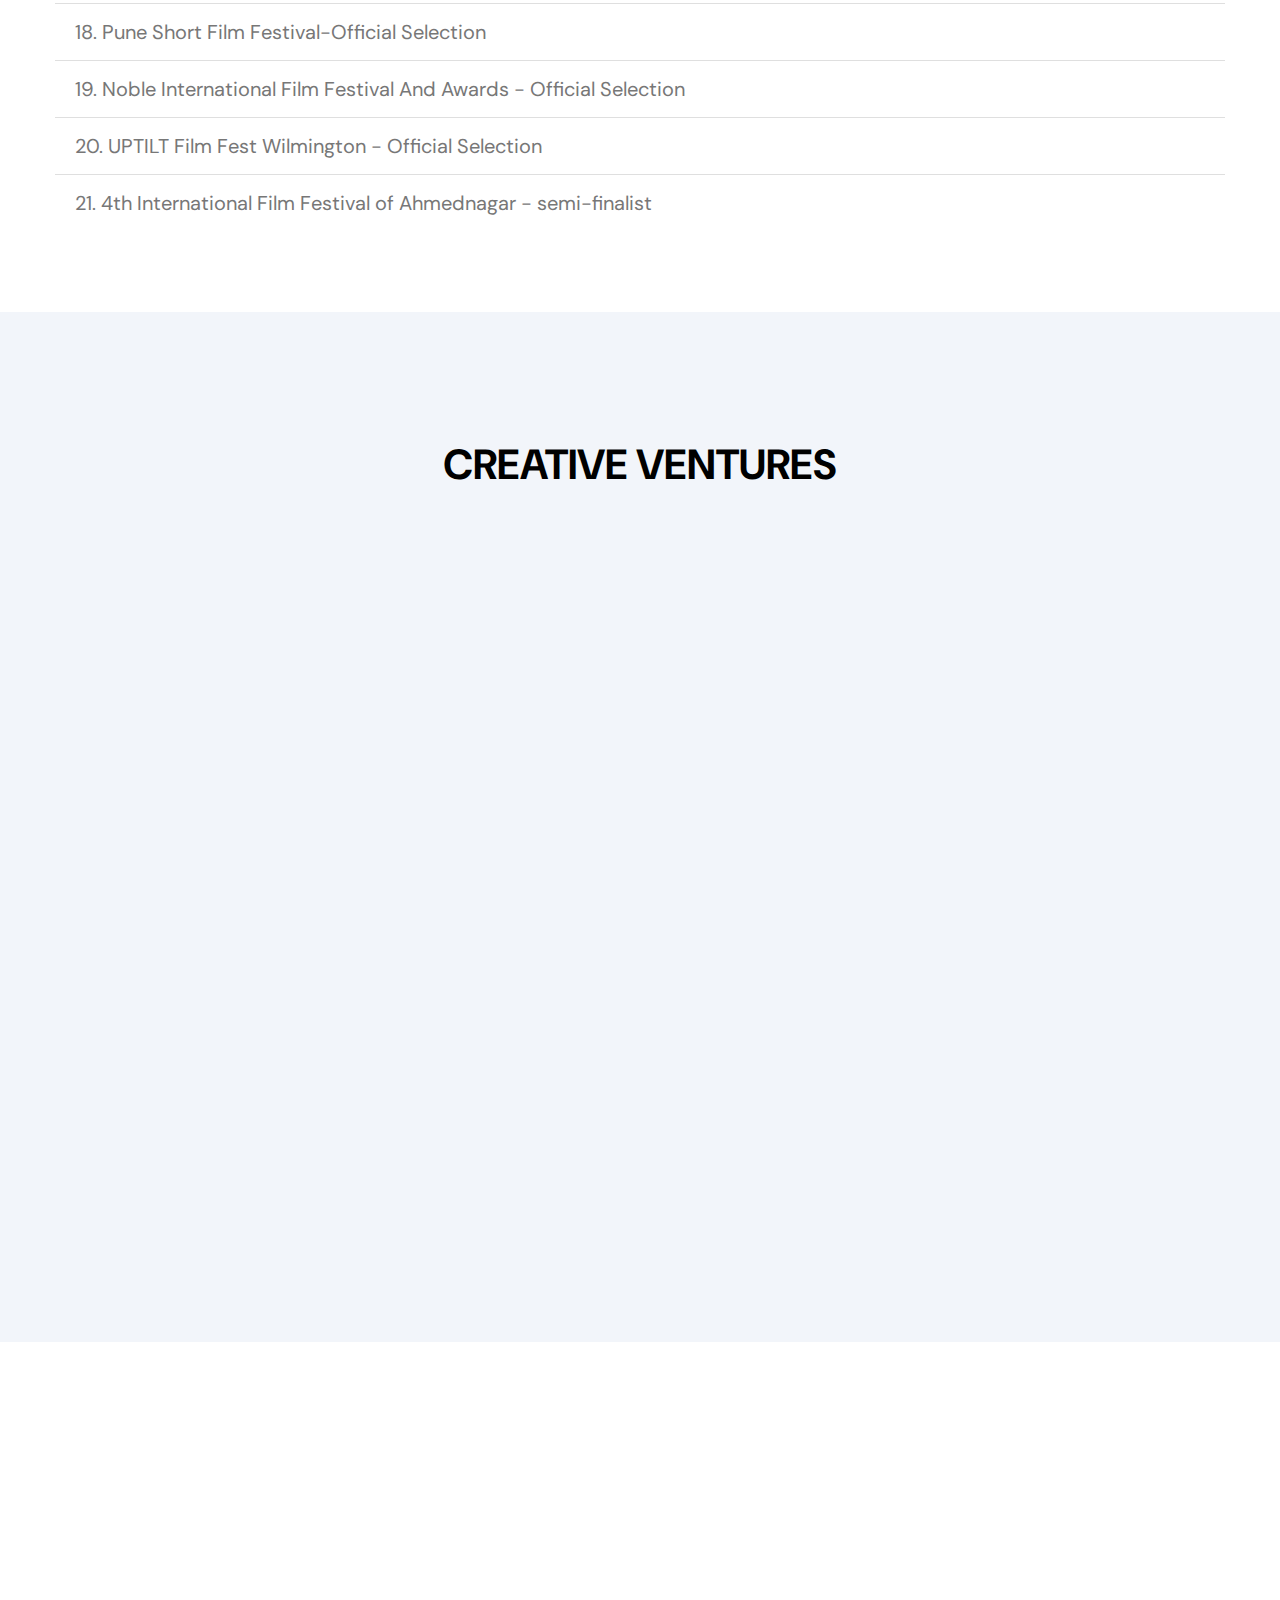
<file: award-kompal.html>
<!DOCTYPE html>
<html lang="en-US">
<head>
<meta charset="UTF-8">
<title>Lekshmi Pushpa - Director | Writer</title>
<meta name="description" content="Unore HTML Template is a remarkably beautiful and elegant website template and is the best choice for any type of digital agency or consulting company." />
<meta name="viewport" content="width=device-width, initial-scale=1">
<link rel="profile" href="https://gmpg.org/xfn/11">
<link rel="canonical" href="Replace_with_your_PAGE_URL" />

<!-- Stylesheets -->
<link href="css/bootstrap.css" rel="stylesheet">
<link href="css/main.css" rel="stylesheet">
<link href="css/responsive.css" rel="stylesheet">

<!-- Open Graph (OG) meta tags are snippets of code that control how URLs are displayed when shared on social media  -->
<!-- <meta property="og:locale" content="en_US" />
<meta property="og:type" content="website" />
<meta property="og:title" content="Add a Title" />
<meta property="og:url" content="PAGE_URL" />
<meta property="og:site_name" content="SITE_NAME" /> -->
<!-- For the og:image content, replace the # with a link of an image -->
<!-- <meta property="og:image" content="#" />
<meta property="og:description" content="Add_Description_Text" /> -->

<!-- Fonts -->
<link href="https://fonts.googleapis.com/css2?family=DM+Sans:ital,wght@0,400;0,500;0,700;1,400;1,500;1,700&family=Karla:ital,wght@0,400;0,700;1,700&display=swap" rel="stylesheet">

<!-- Add site Favicon -->
<link rel="shortcut icon" href="images/favicon.png" type="image/x-icon">
<link rel="icon" href="images/favicon.png" type="image/x-icon">
<meta name="msapplication-TileImage" content="images/favicon.png" />

<!-- Structured Data  -->
<script type="application/ld+json">
{
"@context": "http://schema.org",
"@type": "WebSite",
"name": "Replace_with_your_site_title",
"url": "Replace_with_your_site_URL"
}
</script>
</head>

<body class="">

<div class="page-wrapper">

    <!-- Main Header-->
    <header class="main-header header-style-two">

    	<!--Header-Upper-->
        <div class="header-upper">
        	<div class="auto-container">
            	<div class="clearfix">

                	<div class="pull-left logo-box">
                    	<div class="logo"><a href="index.html"><img src="images/logo-2.png" alt="" title=""></a></div>
                    </div>

                   	<div class="nav-outer clearfix">
						<!-- Mobile Navigation Toggler -->
                        <div class="mobile-nav-toggler"><span class="icon flaticon-menu"></span></div>
						<!-- Main Menu -->
						<nav class="main-menu navbar-expand-md">
							<div class="navbar-header">
								<button class="navbar-toggler" type="button" data-toggle="collapse" data-target="#navbarSupportedContent" aria-controls="navbarSupportedContent" aria-expanded="false" aria-label="Toggle navigation">
									<span class="icon-bar"></span>
									<span class="icon-bar"></span>
									<span class="icon-bar"></span>
								</button>
							</div>

							<div class="navbar-collapse show collapse clearfix" id="navbarSupportedContent">
								<ul class="navigation left-nav clearfix">

									<li class="current dropdown"><a href="#">About Me</a>
										<ul>
											<li><a href="about.html">Film Direction</a></li>
											<li><a href="about.html">Script</a></li>
											<li><a href="about.html">Story Writer</a></li>
										</ul>
									</li>
									
									<li class="dropdown"><a href="#">Works</a>
										<ul>
											<li><a href="work-jami.html">Jami/ Clan Women (Feature Length)</a></li>
											<li><a href="work-kompal.html">Kombal / The Girl ( Short Film)</a></li>
											<li><a href="work-ama.html">Ama (അമ) - Short Film</a></li>
											<li><a href="team-jami.html">My Team</a></li>
										</ul>
										<!--<ul>
											<li><a href="about.html">About Us</a></li>
										</ul>-->
									</li>
								</ul>

								<ul class="navigation right-nav clearfix">
									<li class="dropdown"><a href="blog-detail.html">AWARDS</a>
										<ul>
											<li><a href="award- jami.html">JAMI</a></li>
											<li><a href="award-kompal.html">Kombal</a></li>
											<li><a href="award-ama.html">AMA</a></li>
										</ul>
									</li>
									<li><a href="contact.html">Contact</a></li>
								</ul>

							</div>

						</nav>

						<!-- Social Box -->
						<ul class="social-box">
							<li><a href="https://twitter.com/"><span class="icofont-twitter"></span></a></li>
							<li><a href="https://www.behance.net/"><span class="icofont-behance"></span></a></li>
							<li><a href="https://www.instagram.com/lekshmipushpa/"><span class="icofont-instagram"></span></a></li>
						</ul>

						<!-- Outer Box -->
						<di v class="outer-box">
							<ul class="language-nav">
								<li><a href="index.html">Home</a></li>
								<li><a href="team-jami.html">My Team</a></li>
							</ul>
						</div>

					</div>

                </div>
            </div>
        </div>
        <!--End Header Upper-->

		<!-- Mobile Menu  -->
        <div class="mobile-menu">
            <div class="menu-backdrop"></div>
            <div class="close-btn"><span class="icon lnr lnr-cross"></span></div>

            <nav class="menu-box">
                <div class="nav-logo"><a href="index.html"><img src="images/logo-2.png" alt="" title=""></a></div>
                <div class="menu-outer"><!--Here Menu Will Come Automatically Via Javascript / Same Menu as in Header--></div>
            </nav>
        </div><!-- End Mobile Menu -->

    </header>
    <!--End Main Header -->

	<!-- Page Title Three Section -->
    <section class="page-title-three-section">
		<div class="auto-container">
            <h1 style="font-size: 50px;">AWARDS & ACHIEVEMENTS</h1>
			<ul class="page-breadcrumb">
				<li><a href="index.html">HOME</a></li>
				<li><a href="about.html">ABOUT ME</a></li>
			</ul>
		</div>
	</section>
	<!-- End Page Title Three Section -->

	<!-- Blog Detail Section -->
	<section class="blog-detail-section">
		<!-- Image Box -->
		<div class="image-box">
			<img src="images/resource/news-13.jpg" alt="" />
		</div>
		
			
				<div class="auto-container">
					<div class="inner-container">
							<h2 style="color: black;">KOMBAL / The Girl </h2>
							<h6>Short film</h6>

							<!-- spacing -->
							<p>&nbsp; &nbsp;</p>
							<h3>Awards</h3>
							<p><h5>
								<ul class="list-group list-group-flush">
									<li class="list-group-item">1.	Cannes World Film Festival - Best Female Director</li>
									<li class="list-group-item" >2.	Kerala State Television Award - Best Story Writer </li>
									<li class="list-group-item"> 3.	Kerala State Television Award - Best Second Actress </li>
									<li class="list-group-item">4.	GLOW Film Festival - Honorable Mention</li>
									<li class="list-group-item">5.	Madras Independent Film Festival - Best Director</li>
									<li class="list-group-item">6.	Madras Independent Film Festival - Best Actress</li>
									<li class="list-group-item">7.	Madras Independent Film Festival - Best Script writer</li>
									<li class="list-group-item">8.	Museum Talkies International Film Festival - Best Actress</li>
									<li class="list-group-item">9.	IFTA international Film Festival - Best second Film</li>
									<li class="list-group-item">10.	Black Board International Film Festival - Best Short Film</li>
									<li class="list-group-item">11.	South Indian Art and Cultural international Film Festival - Best Short Film</li>
									<li class="list-group-item">12.	South Indian Art and Cultural international Film Festival - Best Director</li>
									<li class="list-group-item">13.	South Indian Art and Cultural international Film Festival - Best Sound Design</li>
									<li class="list-group-item">14.	Indian Creative Mind Film Festival - Best Background Music </li>
									

								  </ul>
							</h5>
							</p>
		
							<h3>Official Selections </h3>
							<p><h5>
								<ul class="list-group list-group-flush">
									<li class="list-group-item">1.	Cannes World Film Festival   - Official Selection</li>
									<li class="list-group-item" >2.	GLOW Film Festival - Official Selection </li>
									<li class="list-group-item">3.	Madras Independent Film Festival Official Selection	</li>
									<li class="list-group-item"> 	4.	Museum Talkies International Film Festival - Official Selection </li>
									<li class="list-group-item">	5.	IFTA international Film Festival-Official Selection</li>
									<li class="list-group-item">	6.	Black Board International Film Festival - Official Selection </li>
									<li class="list-group-item">	7.	South Indian Art and Cultural international Film Festival - OfficialSelection</li>
									<li class="list-group-item">8.	Indian Creative Mind Film Festival Official Selection	</li>
									<li class="list-group-item">	9.	Kalakari film festival - Official Selection</li>
									<li class="list-group-item">	10.	Clapper board Golden Film Festival Brazil-Official Selection</li>
									<li class="list-group-item">	11.	Indirapuram International Short Film Festival - Official Selection</li>
									<li class="list-group-item">	12.	World Cinema Carnival - Official Selection</li>
									<li class="list-group-item">	13.	Cinema Sisters International Film Festival Wilmington Official Selection</li>
									<li class="list-group-item">	14.	Ooty Short Film Festival - Official Selection</li>
									<li class="list-group-item">	15.	International Film Festival of Ahmednagar - Official Selection</li>
									<li class="list-group-item">	16.	Aasha international film festival-Official Selection </li>
									<li class="list-group-item">17.	Kerala Short Film Festival-Official Selection	</li>
									<li class="list-group-item">	18.	Pune Short Film Festival-Official Selection</li>
									<li class="list-group-item">	19.	Noble International Film Festival And Awards - Official Selection</li>
									<li class="list-group-item">20.	UPTILT Film Fest Wilmington - Official Selection	</li>
									<li class="list-group-item">	21.	4th International Film Festival of Ahmednagar - semi-finalist </li>

								</h5>
								</ul>
							</h3>
							</p>
					</div>
				</div>

				<!-- spacing -->
				<p>&nbsp; &nbsp;</p>


		<!-- Lower Section -->
		

	</section>

	<!-- Press Section -->
	<section class="press-section">
		<div class="auto-container">
			<div class="sec-title centered">
				<h2>Creative Ventures</h2>
			</div>
			<div class="row clearfix">

				<!-- Press Image Block -->
				<div class="press-image-block col-lg-4 col-md-6 col-sm-12">
					<div class="inner-box wow fadeInUp" data-wow-delay="0ms" data-wow-duration="1500ms">
						<div class="image">
							<img src="images/resource/press.jpg" alt="" />
							<div class="post-date">25<span>Nov, 2021</span></div>
						<div class="title">Breakthrough</div>
						<h4><a href="https://english.mathrubhumi.com/movies-music/news/lakshmi-pushpa-1.6217375">Honored as Best Female Director at the Cannes World Film Festival.</a></h4>
						</div>
					</div>
				</div>

				<!-- Press Image Block -->
				<div class="press-image-block col-lg-4 col-md-6 col-sm-12">
					<div class="inner-box wow fadeInUp" data-wow-delay="0ms" data-wow-duration="1500ms">
						<div class="image">
							<img src="images/resource/press 1.jpg" alt="" />
							<div class="post-date">26<span>Jan, 2023</span></div>
						<div class="title">Breakthrough</div>
						<h4><a href="https://www.facebook.com/lekshmip.nair.10/videos/1922142214801802">Honored with the Best Story Writer award at the 2021 Kerala State Television Awards.</a></h4>
						</div>
					</div>
				</div>

				<!-- Press Image Block -->
				<div class="press-image-block col-lg-4 col-md-6 col-sm-12">
					<div class="inner-box wow fadeInUp" data-wow-delay="0ms" data-wow-duration="1500ms">
						<div class="image">
							<img src="images/resource/press 3.jpg" alt="" />
							<div class="post-date">25<span>Dec, 2024</span></div>
						<div class="title">Breakthrough</div>
						<h4><a href="blog-detail.html">Received the Best Screenplay award at the Cinematech International Film Festival.</a></h4>
						</div>
					</div>
				</div>


			</div>
		</div>
	</section>
	<!-- End Press Section -->
	<!-- End Blog Detail Section -->

	<!-- Main Footer -->
	<footer class="main-footer">
		<div class="auto-container">
			<!--Widgets Section-->
			<div class="widgets-section">
				<div class="row clearfix">

					<!-- Footer Column -->
					<div class="footer-column col-lg-4 col-md-6 col-sm-12">
						<div class="footer-widget office-widget wow fadeInUp" data-wow-delay="0ms" data-wow-duration="1500ms">
							<h4>Contact Me</h4>
							<ul class="location-list">
								<li><h5>Don't hesitate to get in touch <br> Your inquiries are always welcome.</h5></li>
								<li><a href="mailto:lekshmipushpa000@gmail.com"><h5>lekshmipushpa000@gmail.com</h5></a></li>
								<li><a href="mailto:jamimovie2024@gmail.com"><h5>jamimovie2024@gmail.com</h5></a></li>
							</ul>
							<!-- Social Box -->
							<ul class="social-box">
								<li><a href="https://twitter.com/" class="icofont-twitter"></a></li>
								<li class="facebook"><a href="https://www.facebook.com/lekshmip.nair.10" class="icofont-facebook"></a></li>
								<li class="google"><a href="https://www.bing.com/images/search?view=detailV2&ccid=rcxxdT9U&id=4D12485B9E70BFD5E77334C337F9FAC352E354DE&thid=OIP.rcxxdT9UnERzPTBeEs0bdgHaD2&mediaurl=https%3A%2F%2Fimg.onmanorama.com%2Fcontent%2Fdam%2Fmm%2Fen%2Fentertainment%2Fentertainment-news%2Fimages%2F2021%2F11%2F27%2Fkombal-short-film.jpg&exph=650&expw=1248&q=lekshmi+pushpa&simid=608052406718762101&form=IRPRST&ck=1CC7478E4C9CDD2B4B4A67F1EA79CFAC&selectedindex=5&itb=0&cw=1145&ch=535&ajaxhist=0&ajaxserp=0&vt=2&sim=15,0&ajaxhist=0&ajaxserp=0" class="icofont-google-plus"></a></li>
								<li class="behance"><a href="https://www.behance.net/" class="icofont-behance"></a></li>
								<li class="instagram"><a href="https://www.instagram.com/lekshmipushpa/" class="icofont-instagram"></a></li>
							</ul>
						</div>
					</div>

					<!-- Footer Column -->
					<div class="footer-column col-lg-4 col-md-12 col-sm-12">
						<div class="footer-widget logo-widget wow fadeInUp" data-wow-delay="0ms" data-wow-duration="1500ms">
							<div class="logo">
								<a href="index.html"><img src="images/footer-logo.png" alt="" /></a>
							</div>
						</div>
					</div>

					<!-- Footer Column -->
					<div class="footer-column col-lg-4 col-md-6 col-sm-12">
						<div class="footer-widget twitter-widget wow fadeInUp" data-wow-delay="0ms" data-wow-duration="1500ms">
							<h4>Social media</h4>
							<div class="facebook"><h5>
								Contact me without hesitation. <br> facebook: <a href="https://www.facebook.com/lekshmip.nair.10">Lekshmi Pushpa</a><br>
							</h5>
							</div>
							<div><li>...................................................................</li></div>
							<div class="instagram"><h5>
								Your connection is welcome.<br> Me on instagram: <a href="https://www.instagram.com/lekshmipushpa/">lekshmipushpa</a><br>
							</h5>
							</div>
						</div>
					</div>

				</div>
			</div>
		</div>
		<div class="footer-bottom wow fadeInUp" data-wow-delay="0ms" data-wow-duration="1500ms">
			<div class="auto-container">
				<div class="copyright">Where creativity meets expertise.

					<script type="text/javascript">document.write;</script> Designed with passion, your multimedia expert<i class="icon-heart text-danger" aria-hidden="true"></i> - <a
						href="https://www.instagram.com/asishgopi/" target="_blank">Asish Gopi</a>
				</div>
			</div>
		</div>
	</footer>

</div>
<!--End pagewrapper-->

<!-- Scroll To Top -->
<div class="scroll-to-top scroll-to-target" data-target="html"><span class="fa fa-arrow-circle-up"></span></div>

<script src="js/jquery.js"></script>
<script src="js/popper.min.js"></script>
<script src="js/bootstrap.min.js"></script>
<script src="js/jquery.mCustomScrollbar.concat.min.js"></script>
<script src="js/jquery.fancybox.js"></script>
<script src="js/appear.js"></script>
<script src="js/owl.js"></script>
<script src="js/wow.js"></script>
<script src="js/parallax.min.js"></script>
<script src="js/tilt.jquery.min.js"></script>
<script src="js/jquery.paroller.min.js"></script>
<script src="js/mixitup.js"></script>
<script src="js/validate.js"></script>
<script src="js/jquery-ui.js"></script>
<script src="js/script.js"></script>

</body>
</html>
</file>
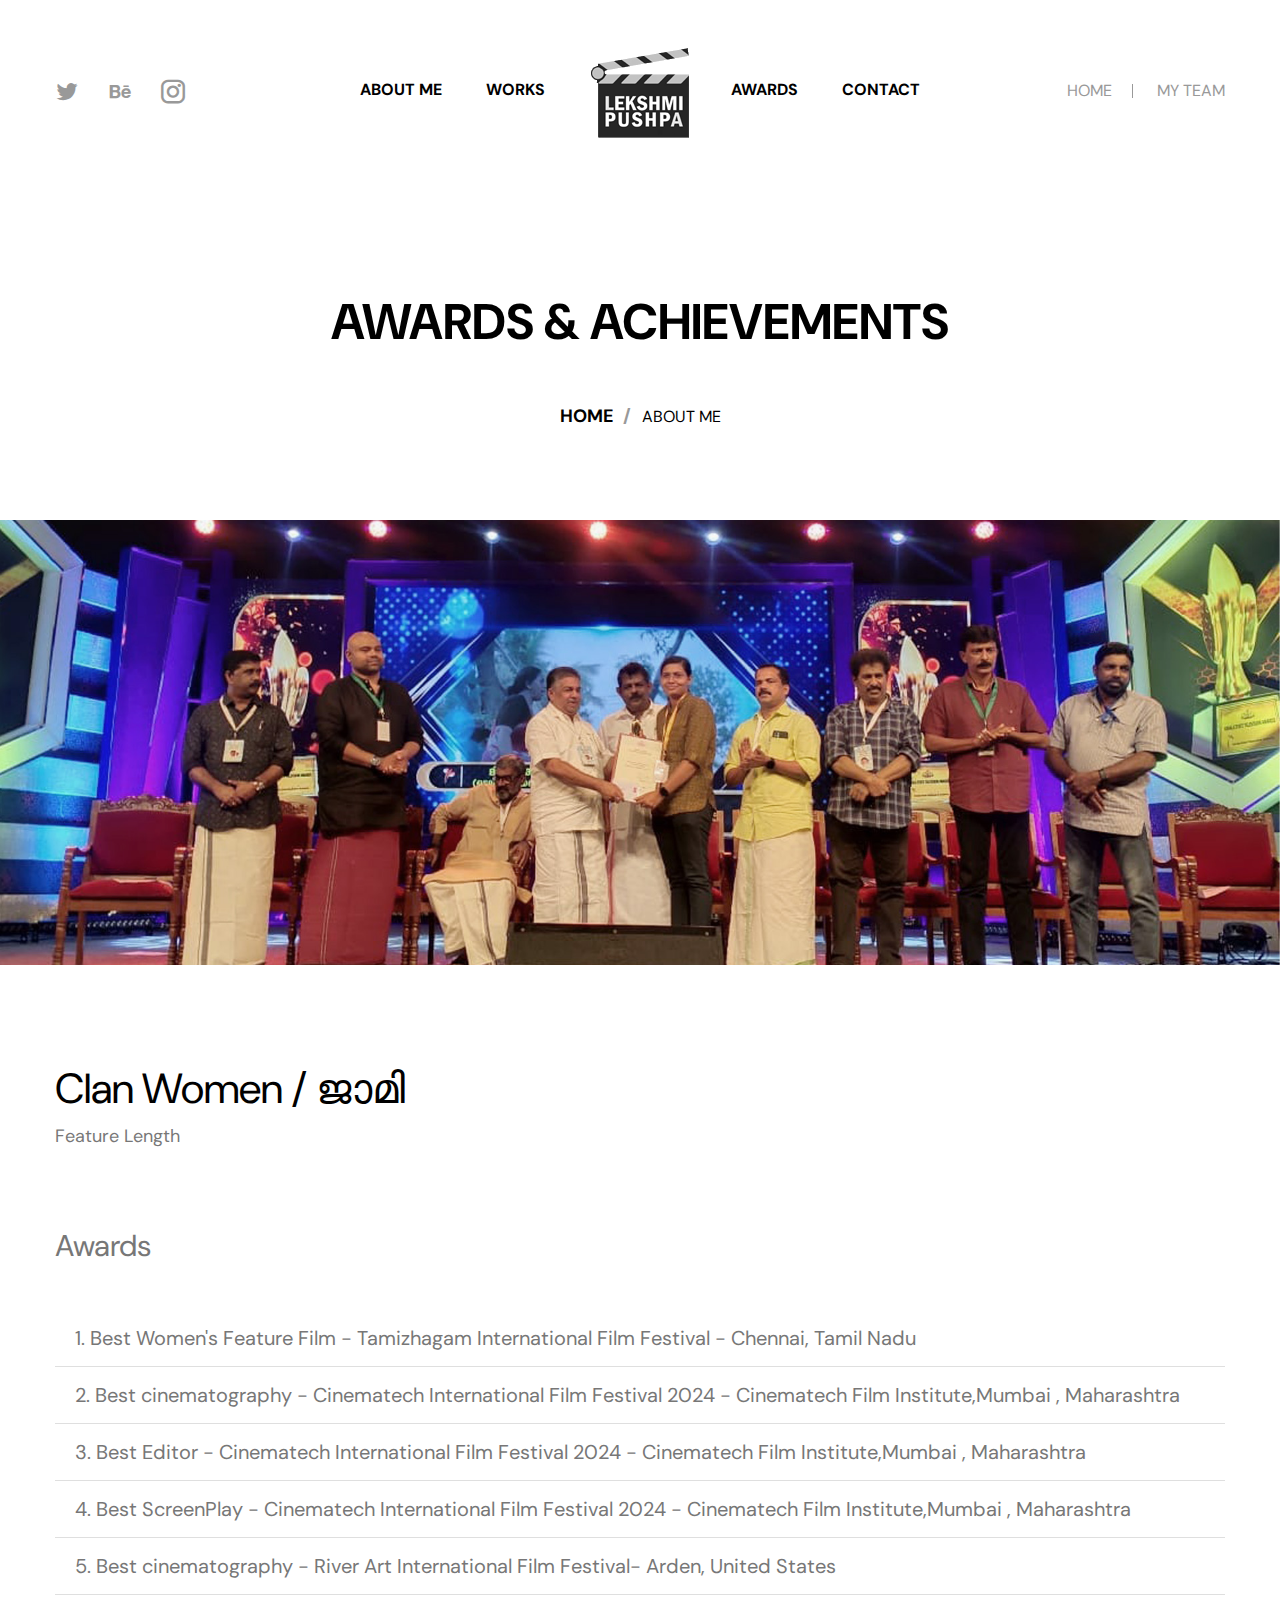
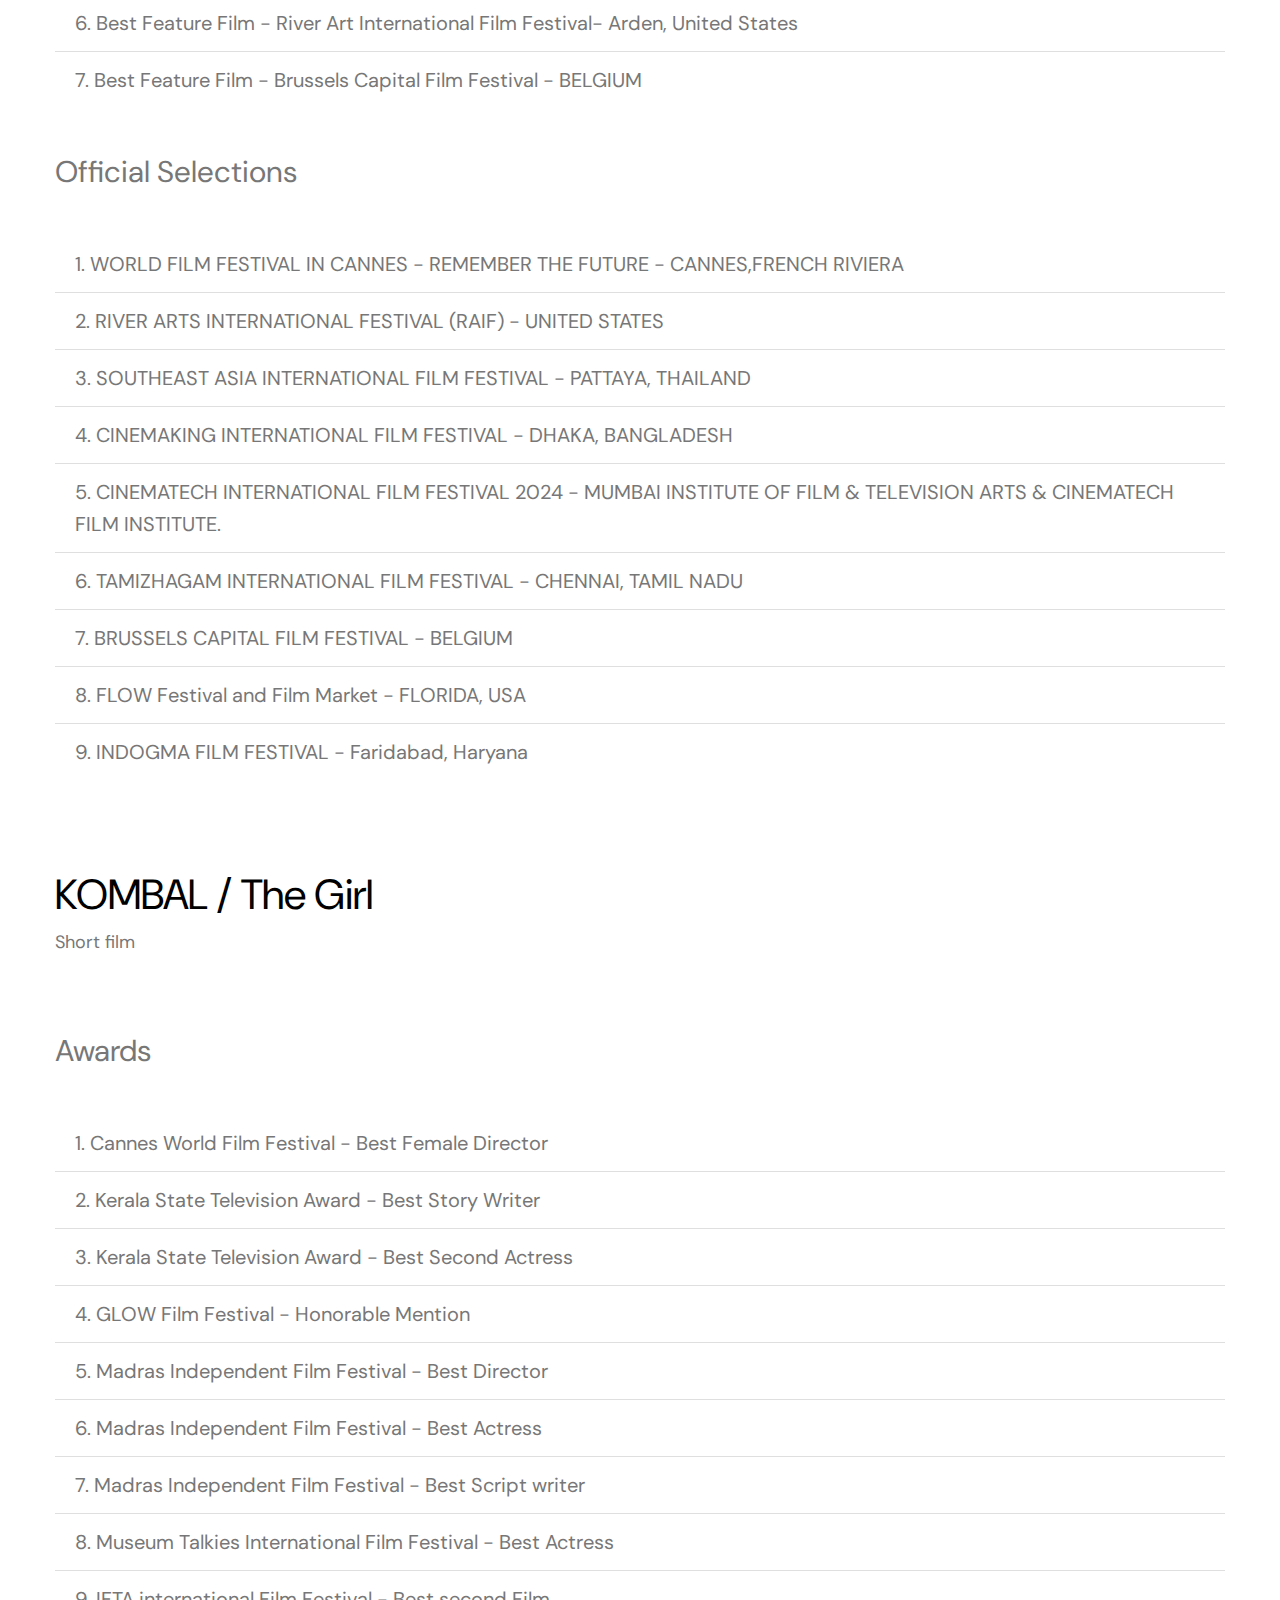
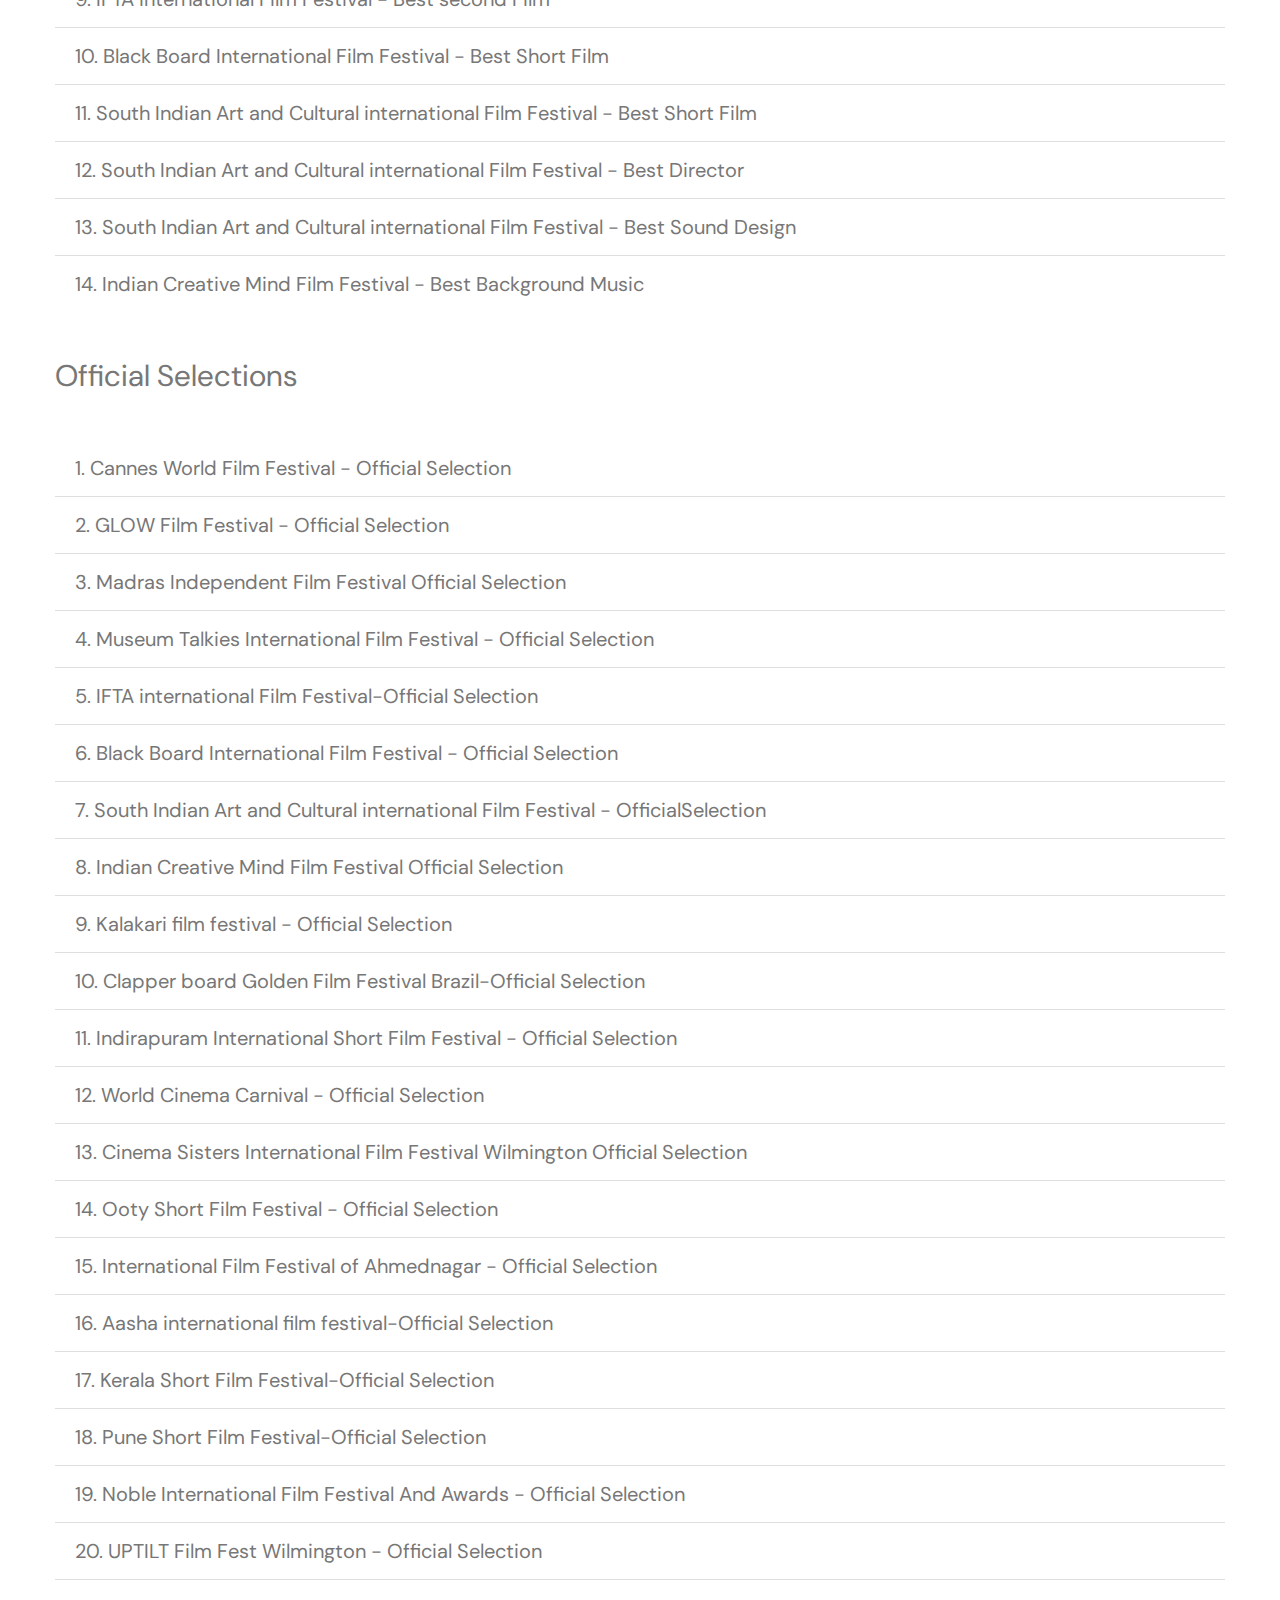
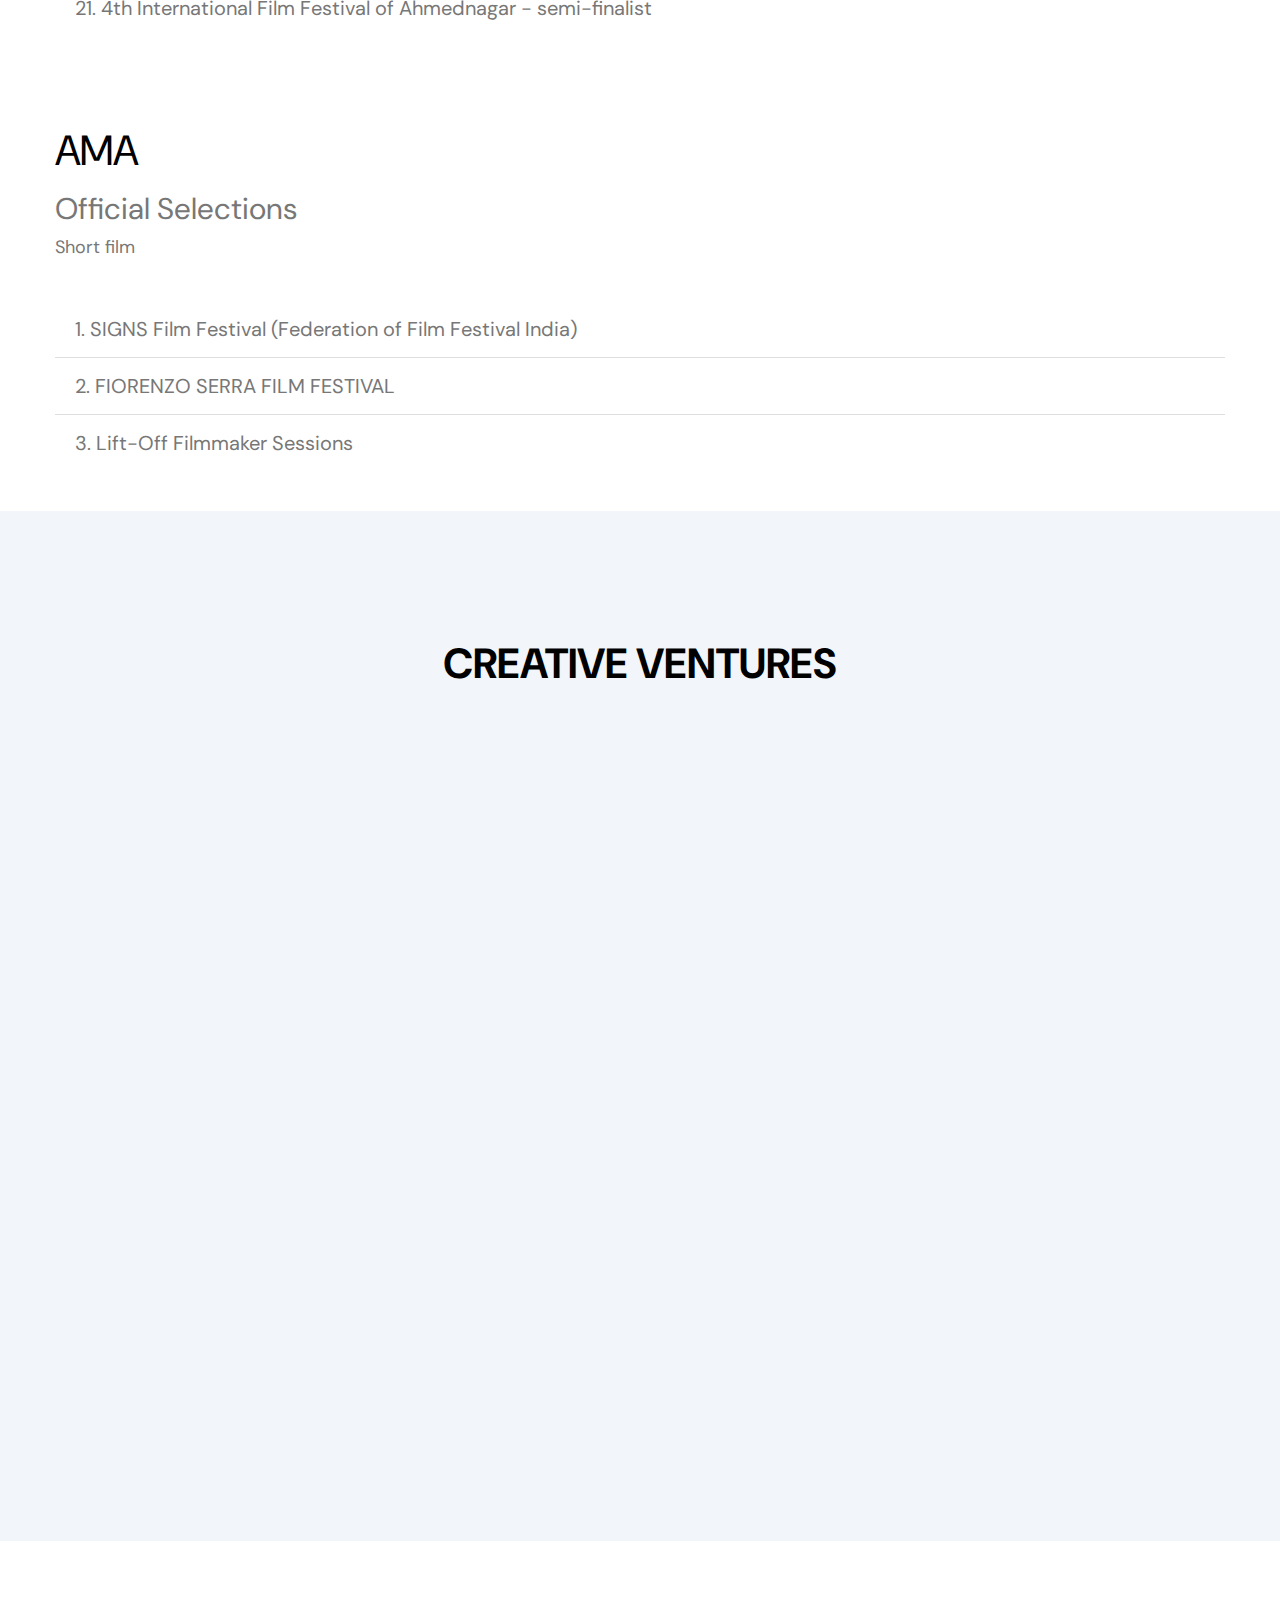
<file: blog-detail.html>
<!DOCTYPE html>
<html lang="en-US">
<head>
<meta charset="UTF-8">
<title>Lekshmi Pushpa - Director | Writer</title>
<meta name="description" content="Unore HTML Template is a remarkably beautiful and elegant website template and is the best choice for any type of digital agency or consulting company." />
<meta name="viewport" content="width=device-width, initial-scale=1">
<link rel="profile" href="https://gmpg.org/xfn/11">
<link rel="canonical" href="Replace_with_your_PAGE_URL" />

<!-- Stylesheets -->
<link href="css/bootstrap.css" rel="stylesheet">
<link href="css/main.css" rel="stylesheet">
<link href="css/responsive.css" rel="stylesheet">

<!-- Open Graph (OG) meta tags are snippets of code that control how URLs are displayed when shared on social media  -->
<!-- <meta property="og:locale" content="en_US" />
<meta property="og:type" content="website" />
<meta property="og:title" content="Add a Title" />
<meta property="og:url" content="PAGE_URL" />
<meta property="og:site_name" content="SITE_NAME" /> -->
<!-- For the og:image content, replace the # with a link of an image -->
<!-- <meta property="og:image" content="#" />
<meta property="og:description" content="Add_Description_Text" /> -->

<!-- Fonts -->
<link href="https://fonts.googleapis.com/css2?family=DM+Sans:ital,wght@0,400;0,500;0,700;1,400;1,500;1,700&family=Karla:ital,wght@0,400;0,700;1,700&display=swap" rel="stylesheet">

<!-- Add site Favicon -->
<link rel="shortcut icon" href="images/favicon.png" type="image/x-icon">
<link rel="icon" href="images/favicon.png" type="image/x-icon">
<meta name="msapplication-TileImage" content="images/favicon.png" />

<!-- Structured Data  -->
<script type="application/ld+json">
{
"@context": "http://schema.org",
"@type": "WebSite",
"name": "Replace_with_your_site_title",
"url": "Replace_with_your_site_URL"
}
</script>
</head>

<body class="">

<div class="page-wrapper">

    <!-- Main Header-->
    <header class="main-header header-style-two">

    	<!--Header-Upper-->
        <div class="header-upper">
        	<div class="auto-container">
            	<div class="clearfix">

                	<div class="pull-left logo-box">
                    	<div class="logo"><a href="index.html"><img src="images/logo-2.png" alt="" title=""></a></div>
                    </div>

                   	<div class="nav-outer clearfix">
						<!-- Mobile Navigation Toggler -->
                        <div class="mobile-nav-toggler"><span class="icon flaticon-menu"></span></div>
						<!-- Main Menu -->
						<nav class="main-menu navbar-expand-md">
							<div class="navbar-header">
								<button class="navbar-toggler" type="button" data-toggle="collapse" data-target="#navbarSupportedContent" aria-controls="navbarSupportedContent" aria-expanded="false" aria-label="Toggle navigation">
									<span class="icon-bar"></span>
									<span class="icon-bar"></span>
									<span class="icon-bar"></span>
								</button>
							</div>

							<div class="navbar-collapse show collapse clearfix" id="navbarSupportedContent">
								<ul class="navigation left-nav clearfix">

									<li class="current dropdown"><a href="#">About Me</a>
										<ul>
											<li><a href="about.html">Film Direction</a></li>
											<li><a href="about.html">Script</a></li>
											<li><a href="about.html">Story Writer</a></li>
										</ul>
									</li>
									
									<li class="dropdown"><a href="#">Works</a>
										<ul>
											<li><a href="work-jami.html">Jami/ Clan Women (Feature Length)</a></li>
											<li><a href="work-kompal.html">Kombal / The Girl ( Short Film)</a></li>
											<li><a href="work-ama.html">Ama (അമ) - Short Film</a></li>
											<li><a href="team-jami.html">My Team</a></li>
										</ul>
										<!--<ul>
											<li><a href="about.html">About Us</a></li>
										</ul>-->
									</li>
								</ul>

								<ul class="navigation right-nav clearfix">
									<li class="dropdown"><a href="blog-detail.html">AWARDS</a>
										<ul>
											<li><a href="award- jami.html">JAMI</a></li>
											<li><a href="award-kompal.html">Kombal</a></li>
											<li><a href="award-ama.html">AMA</a></li>
										</ul>
									</li>
									<li><a href="contact.html">Contact</a></li>
								</ul>

							</div>

						</nav>

						<!-- Social Box -->
						<ul class="social-box">
							<li><a href="https://twitter.com/"><span class="icofont-twitter"></span></a></li>
							<li><a href="https://www.behance.net/"><span class="icofont-behance"></span></a></li>
							<li><a href="https://www.instagram.com/lekshmipushpa/"><span class="icofont-instagram"></span></a></li>
						</ul>

						<!-- Outer Box -->
						<di v class="outer-box">
							<ul class="language-nav">
								<li><a href="index.html">Home</a></li>
								<li><a href="team-jami.html">My Team</a></li>
							</ul>
						</div>

					</div>

                </div>
            </div>
        </div>
        <!--End Header Upper-->

		<!-- Mobile Menu  -->
        <div class="mobile-menu">
            <div class="menu-backdrop"></div>
            <div class="close-btn"><span class="icon lnr lnr-cross"></span></div>

            <nav class="menu-box">
                <div class="nav-logo"><a href="index.html"><img src="images/logo-2.png" alt="" title=""></a></div>
                <div class="menu-outer"><!--Here Menu Will Come Automatically Via Javascript / Same Menu as in Header--></div>
            </nav>
        </div><!-- End Mobile Menu -->

    </header>
    <!--End Main Header -->

	<!-- Page Title Three Section -->
    <section class="page-title-three-section">
		<div class="auto-container">
            <h1 style="font-size: 50px;">AWARDS & ACHIEVEMENTS</h1>
			<ul class="page-breadcrumb">
				<li><a href="index.html">HOME</a></li>
				<li><a href="about.html">ABOUT ME</a></li>
			</ul>
		</div>
	</section>
	<!-- End Page Title Three Section -->

	<!-- Blog Detail Section -->
	<section class="blog-detail-section">
		<!-- Image Box -->
		<div class="image-box">
			<img src="images/resource/news-13.jpg" alt="" />
		</div>
		<div class="auto-container">
			<div class="inner-container">
					<h2 style="color: black;">Clan Women / ജാമി</h2>
					<h6>Feature Length</h6>
					<!-- spacing -->
					<p>&nbsp; &nbsp;</p>
					<h3>Awards</h3>
					<p><h5>
						<ul class="list-group list-group-flush">
							<li class="list-group-item">1. Best Women's Feature Film - Tamizhagam International Film Festival -  Chennai, Tamil Nadu</li>
							<li class="list-group-item">2.	Best cinematography - Cinematech International Film Festival 2024 - Cinematech Film Institute,Mumbai , Maharashtra </li>
							<li class="list-group-item">3.	Best Editor - Cinematech International Film Festival 2024 - Cinematech Film Institute,Mumbai , Maharashtra </li>
							<li class="list-group-item">4.	Best ScreenPlay - Cinematech International Film Festival 2024 - Cinematech Film Institute,Mumbai , Maharashtra </li>
							<li class="list-group-item">5.	Best cinematography - River Art International Film Festival- Arden, United States</li>
							<li class="list-group-item">6.	Best Feature Film - River Art International Film Festival- Arden, United States</li>
							<li class="list-group-item">7.	Best Feature Film - Brussels Capital Film Festival - BELGIUM</li>
						  </ul>
					</h5>
					</p>

					<h3>Official Selections </h3>
					<p><h5>
						<ul class="list-group list-group-flush">
							<li class="list-group-item">1.	WORLD FILM FESTIVAL IN CANNES - REMEMBER THE FUTURE - CANNES,FRENCH RIVIERA</li>
							<li class="list-group-item" >2.	RIVER ARTS INTERNATIONAL FESTIVAL (RAIF) - UNITED STATES</li>
							<li class="list-group-item">3.	SOUTHEAST ASIA INTERNATIONAL FILM FESTIVAL - PATTAYA, THAILAND</li>
							<li class="list-group-item"> 4.	CINEMAKING INTERNATIONAL FILM FESTIVAL - DHAKA, BANGLADESH </li>
							<li class="list-group-item">5.	CINEMATECH INTERNATIONAL FILM FESTIVAL 2024 - MUMBAI INSTITUTE OF FILM & TELEVISION ARTS & CINEMATECH FILM INSTITUTE.</li>
							<li class="list-group-item">6.	TAMIZHAGAM INTERNATIONAL FILM FESTIVAL -  CHENNAI, TAMIL NADU</li>
							<li class="list-group-item">7.	BRUSSELS CAPITAL FILM FESTIVAL - BELGIUM</li>
							<li class="list-group-item">8.	FLOW Festival and Film Market -  FLORIDA, USA</li>
							<li class="list-group-item">9.	INDOGMA FILM FESTIVAL - Faridabad, Haryana</li>
						</h5>
						</ul>
					</h3>
					</p>
			</div>
		</div>
				<!-- spacing -->
				<p>&nbsp; &nbsp;</p>

				<div class="auto-container">
					<div class="inner-container">
							<h2 style="color: black;">KOMBAL / The Girl </h2>
							<h6>Short film</h6>

							<!-- spacing -->
							<p>&nbsp; &nbsp;</p>
							<h3>Awards</h3>
							<p><h5>
								<ul class="list-group list-group-flush">
									<li class="list-group-item">1.	Cannes World Film Festival - Best Female Director</li>
									<li class="list-group-item" >2.	Kerala State Television Award - Best Story Writer </li>
									<li class="list-group-item"> 3.	Kerala State Television Award - Best Second Actress </li>
									<li class="list-group-item">4.	GLOW Film Festival - Honorable Mention</li>
									<li class="list-group-item">5.	Madras Independent Film Festival - Best Director</li>
									<li class="list-group-item">6.	Madras Independent Film Festival - Best Actress</li>
									<li class="list-group-item">7.	Madras Independent Film Festival - Best Script writer</li>
									<li class="list-group-item">8.	Museum Talkies International Film Festival - Best Actress</li>
									<li class="list-group-item">9.	IFTA international Film Festival - Best second Film</li>
									<li class="list-group-item">10.	Black Board International Film Festival - Best Short Film</li>
									<li class="list-group-item">11.	South Indian Art and Cultural international Film Festival - Best Short Film</li>
									<li class="list-group-item">12.	South Indian Art and Cultural international Film Festival - Best Director</li>
									<li class="list-group-item">13.	South Indian Art and Cultural international Film Festival - Best Sound Design</li>
									<li class="list-group-item">14.	Indian Creative Mind Film Festival - Best Background Music </li>
									

								  </ul>
							</h5>
							</p>
		
							<h3>Official Selections </h3>
							<p><h5>
								<ul class="list-group list-group-flush">
									<li class="list-group-item">1.	Cannes World Film Festival   - Official Selection</li>
									<li class="list-group-item" >2.	GLOW Film Festival - Official Selection </li>
									<li class="list-group-item">3.	Madras Independent Film Festival Official Selection	</li>
									<li class="list-group-item"> 	4.	Museum Talkies International Film Festival - Official Selection </li>
									<li class="list-group-item">	5.	IFTA international Film Festival-Official Selection</li>
									<li class="list-group-item">	6.	Black Board International Film Festival - Official Selection </li>
									<li class="list-group-item">	7.	South Indian Art and Cultural international Film Festival - OfficialSelection</li>
									<li class="list-group-item">8.	Indian Creative Mind Film Festival Official Selection	</li>
									<li class="list-group-item">	9.	Kalakari film festival - Official Selection</li>
									<li class="list-group-item">	10.	Clapper board Golden Film Festival Brazil-Official Selection</li>
									<li class="list-group-item">	11.	Indirapuram International Short Film Festival - Official Selection</li>
									<li class="list-group-item">	12.	World Cinema Carnival - Official Selection</li>
									<li class="list-group-item">	13.	Cinema Sisters International Film Festival Wilmington Official Selection</li>
									<li class="list-group-item">	14.	Ooty Short Film Festival - Official Selection</li>
									<li class="list-group-item">	15.	International Film Festival of Ahmednagar - Official Selection</li>
									<li class="list-group-item">	16.	Aasha international film festival-Official Selection </li>
									<li class="list-group-item">17.	Kerala Short Film Festival-Official Selection	</li>
									<li class="list-group-item">	18.	Pune Short Film Festival-Official Selection</li>
									<li class="list-group-item">	19.	Noble International Film Festival And Awards - Official Selection</li>
									<li class="list-group-item">20.	UPTILT Film Fest Wilmington - Official Selection	</li>
									<li class="list-group-item">	21.	4th International Film Festival of Ahmednagar - semi-finalist </li>


								</h5>
								</ul>
							</h3>
							</p>
					</div>
				</div>

				<!-- spacing -->
				<p>&nbsp; &nbsp;</p>

				<div class="auto-container">
					<div class="inner-container">
							<h2 style="color: black;">AMA </h2>
							<h3>Official Selections </h3>
							<h6>Short film</h6>
							<p><h5>
									<ul class="list-group list-group-flush">
										<li class="list-group-item">1.	SIGNS Film Festival (Federation of Film Festival India)</li>
										<li class="list-group-item" > 2.	FIORENZO SERRA FILM FESTIVAL </li>
										<li class="list-group-item">3.	Lift-Off Filmmaker Sessions	</li>
									</ul>
								</h5>
						
							</p>
							<!-- spacing -->

	

		<!-- Lower Section -->
		

	</section>

	<!-- Press Section -->
	<section class="press-section">
		<div class="auto-container">
			<div class="sec-title centered">
				<h2>Creative Ventures</h2>
			</div>
			<div class="row clearfix">

				<!-- Press Image Block -->
				<div class="press-image-block col-lg-4 col-md-6 col-sm-12">
					<div class="inner-box wow fadeInUp" data-wow-delay="0ms" data-wow-duration="1500ms">
						<div class="image">
							<img src="images/resource/press.jpg" alt="" />
							<div class="post-date">25<span>Nov, 2021</span></div>
						<div class="title">Breakthrough</div>
						<h4><a href="https://english.mathrubhumi.com/movies-music/news/lakshmi-pushpa-1.6217375">Honored as Best Female Director at the Cannes World Film Festival.</a></h4>
						</div>
					</div>
				</div>

				<!-- Press Image Block -->
				<div class="press-image-block col-lg-4 col-md-6 col-sm-12">
					<div class="inner-box wow fadeInUp" data-wow-delay="0ms" data-wow-duration="1500ms">
						<div class="image">
							<img src="images/resource/press 1.jpg" alt="" />
							<div class="post-date">26<span>Jan, 2023</span></div>
						<div class="title">Breakthrough</div>
						<h4><a href="https://www.facebook.com/lekshmip.nair.10/videos/1922142214801802">Honored with the Best Story Writer award at the 2021 Kerala State Television Awards.</a></h4>
						</div>
					</div>
				</div>

				<!-- Press Image Block -->
				<div class="press-image-block col-lg-4 col-md-6 col-sm-12">
					<div class="inner-box wow fadeInUp" data-wow-delay="0ms" data-wow-duration="1500ms">
						<div class="image">
							<img src="images/resource/press 3.jpg" alt="" />
							<div class="post-date">25<span>Dec, 2024</span></div>
						<div class="title">Breakthrough</div>
						<h4><a href="blog-detail.html">Received the Best Screenplay award at the Cinematech International Film Festival.</a></h4>
						</div>
					</div>
				</div>


			</div>
		</div>
	</section>
	<!-- End Press Section -->
	<!-- End Blog Detail Section -->

	<!-- Main Footer -->
	<footer class="main-footer">
		<div class="auto-container">
			<!--Widgets Section-->
			<div class="widgets-section">
				<div class="row clearfix">

					<!-- Footer Column -->
					<div class="footer-column col-lg-4 col-md-6 col-sm-12">
						<div class="footer-widget office-widget wow fadeInUp" data-wow-delay="0ms" data-wow-duration="1500ms">
							<h4>Contact Me</h4>
							<ul class="location-list">
								<li><h5>Don't hesitate to get in touch <br> Your inquiries are always welcome.</h5></li>
								<li><a href="mailto:lekshmipushpa000@gmail.com"><h5>lekshmipushpa000@gmail.com</h5></a></li>
								<li><a href="mailto:jamimovie2024@gmail.com"><h5>jamimovie2024@gmail.com</h5></a></li>
							</ul>
							<!-- Social Box -->
							<ul class="social-box">
								<li><a href="https://twitter.com/" class="icofont-twitter"></a></li>
								<li class="facebook"><a href="https://www.facebook.com/lekshmip.nair.10" class="icofont-facebook"></a></li>
								<li class="google"><a href="https://www.bing.com/images/search?view=detailV2&ccid=rcxxdT9U&id=4D12485B9E70BFD5E77334C337F9FAC352E354DE&thid=OIP.rcxxdT9UnERzPTBeEs0bdgHaD2&mediaurl=https%3A%2F%2Fimg.onmanorama.com%2Fcontent%2Fdam%2Fmm%2Fen%2Fentertainment%2Fentertainment-news%2Fimages%2F2021%2F11%2F27%2Fkombal-short-film.jpg&exph=650&expw=1248&q=lekshmi+pushpa&simid=608052406718762101&form=IRPRST&ck=1CC7478E4C9CDD2B4B4A67F1EA79CFAC&selectedindex=5&itb=0&cw=1145&ch=535&ajaxhist=0&ajaxserp=0&vt=2&sim=15,0&ajaxhist=0&ajaxserp=0" class="icofont-google-plus"></a></li>
								<li class="behance"><a href="https://www.behance.net/" class="icofont-behance"></a></li>
								<li class="instagram"><a href="https://www.instagram.com/lekshmipushpa/" class="icofont-instagram"></a></li>
							</ul>
						</div>
					</div>

					<!-- Footer Column -->
					<div class="footer-column col-lg-4 col-md-12 col-sm-12">
						<div class="footer-widget logo-widget wow fadeInUp" data-wow-delay="0ms" data-wow-duration="1500ms">
							<div class="logo">
								<a href="index.html"><img src="images/footer-logo.png" alt="" /></a>
							</div>
						</div>
					</div>

					<!-- Footer Column -->
					<div class="footer-column col-lg-4 col-md-6 col-sm-12">
						<div class="footer-widget twitter-widget wow fadeInUp" data-wow-delay="0ms" data-wow-duration="1500ms">
							<h4>Social media</h4>
							<div class="facebook"><h5>
								Contact me without hesitation. <br> facebook: <a href="https://www.facebook.com/lekshmip.nair.10">Lekshmi Pushpa</a><br>
							</h5>
							</div>
							<div><li>...................................................................</li></div>
							<div class="instagram"><h5>
								Your connection is welcome.<br> Me on instagram: <a href="https://www.instagram.com/lekshmipushpa/">lekshmipushpa</a><br>
							</h5>
							</div>
						</div>
					</div>

				</div>
			</div>
		</div>
		<div class="footer-bottom wow fadeInUp" data-wow-delay="0ms" data-wow-duration="1500ms">
			<div class="auto-container">
				<div class="copyright">Where creativity meets expertise.

					<script type="text/javascript">document.write;</script> Designed with passion, your multimedia expert<i class="icon-heart text-danger" aria-hidden="true"></i> - <a
						href="https://www.instagram.com/asishgopi/" target="_blank">Asish Gopi</a>
				</div>
			</div>
		</div>
	</footer>

</div>
<!--End pagewrapper-->

<!-- Scroll To Top -->
<div class="scroll-to-top scroll-to-target" data-target="html"><span class="fa fa-arrow-circle-up"></span></div>

<script src="js/jquery.js"></script>
<script src="js/popper.min.js"></script>
<script src="js/bootstrap.min.js"></script>
<script src="js/jquery.mCustomScrollbar.concat.min.js"></script>
<script src="js/jquery.fancybox.js"></script>
<script src="js/appear.js"></script>
<script src="js/owl.js"></script>
<script src="js/wow.js"></script>
<script src="js/parallax.min.js"></script>
<script src="js/tilt.jquery.min.js"></script>
<script src="js/jquery.paroller.min.js"></script>
<script src="js/mixitup.js"></script>
<script src="js/validate.js"></script>
<script src="js/jquery-ui.js"></script>
<script src="js/script.js"></script>

</body>
</html>
</file>
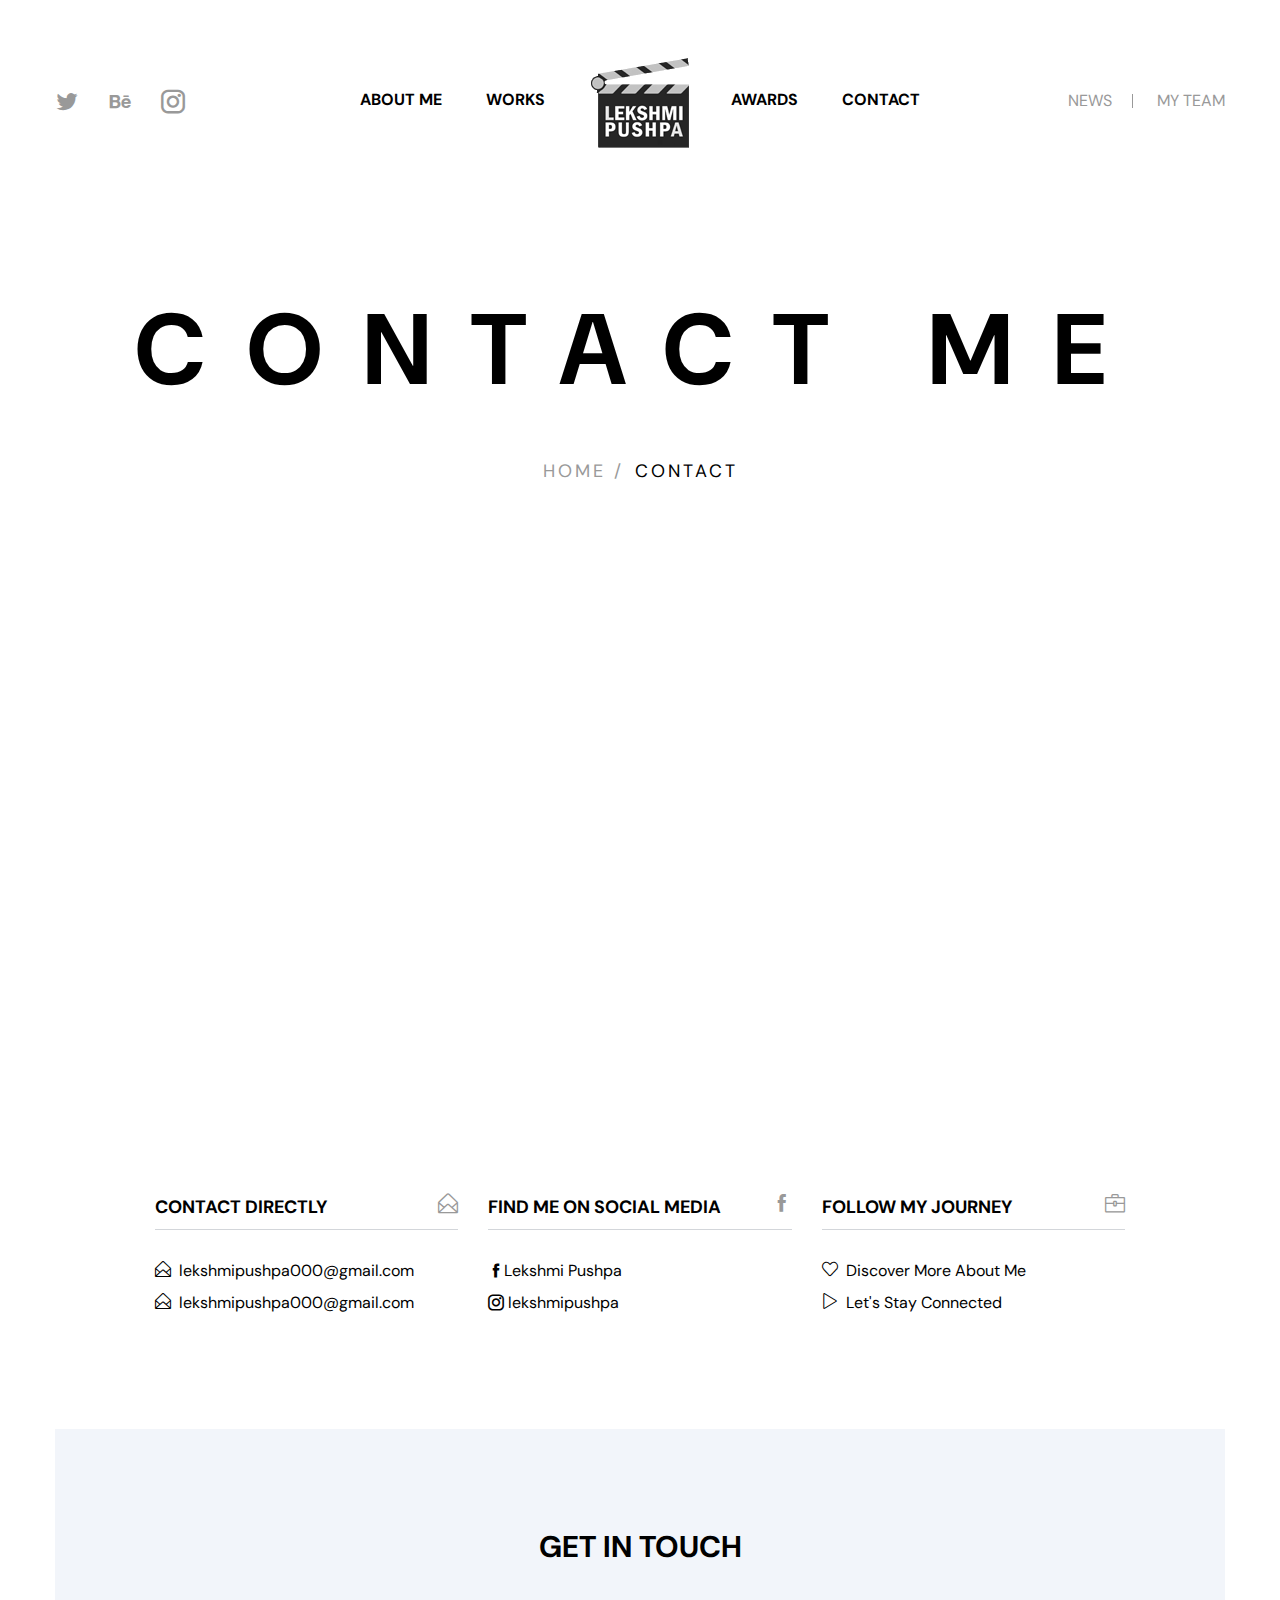
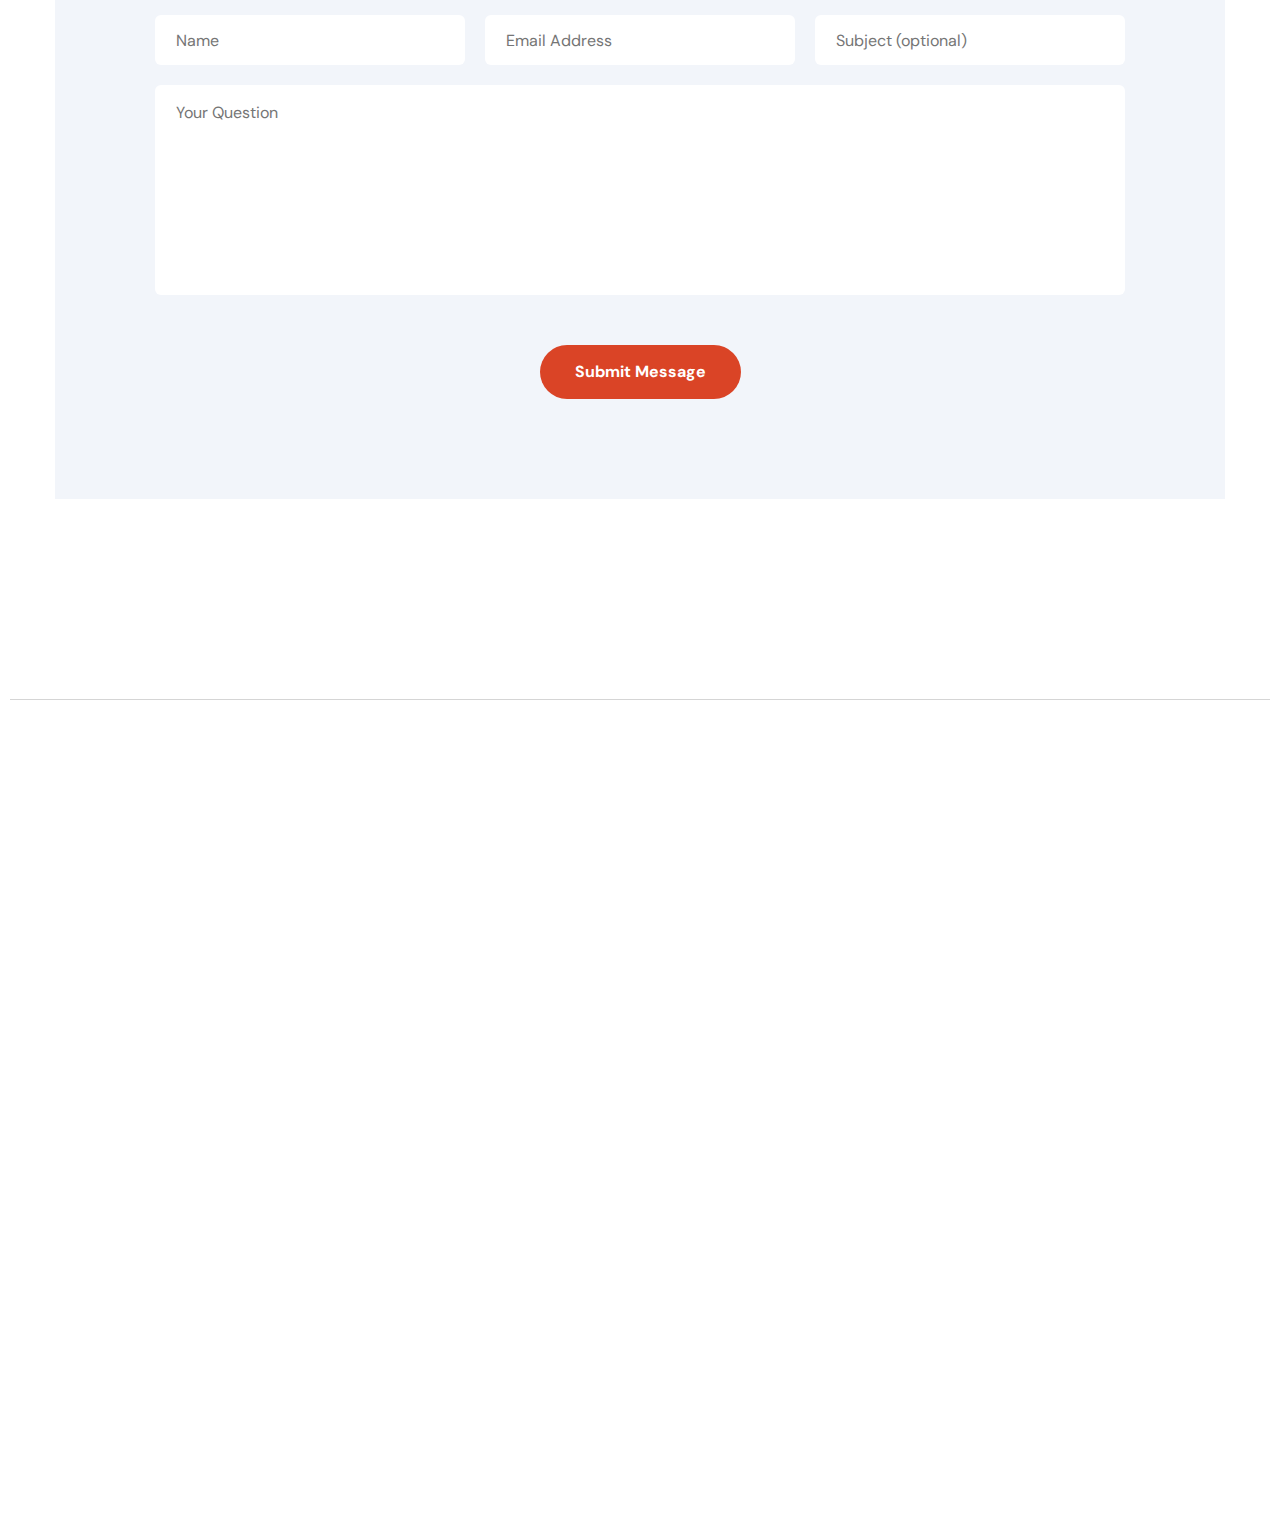
<file: contact.html>
<!DOCTYPE html>
<html lang="en-US">
<head>
<meta charset="UTF-8">
<title>Lekshmi Pushpa - Director | Writer</title>
<meta name="description" content="Unore HTML Template is a remarkably beautiful and elegant website template and is the best choice for any type of digital agency or consulting company." />
<meta name="viewport" content="width=device-width, initial-scale=1">
<link rel="profile" href="https://gmpg.org/xfn/11">
<link rel="canonical" href="Replace_with_your_PAGE_URL" />

<!-- Stylesheets -->
<link href="css/bootstrap.css" rel="stylesheet">
<link href="css/main.css" rel="stylesheet">
<link href="css/responsive.css" rel="stylesheet">

<!-- Open Graph (OG) meta tags are snippets of code that control how URLs are displayed when shared on social media  -->
<!-- <meta property="og:locale" content="en_US" />
<meta property="og:type" content="website" />
<meta property="og:title" content="Add a Title" />
<meta property="og:url" content="PAGE_URL" />
<meta property="og:site_name" content="SITE_NAME" /> -->
<!-- For the og:image content, replace the # with a link of an image -->
<!-- <meta property="og:image" content="#" />
<meta property="og:description" content="Add_Description_Text" /> -->

<!-- Fonts -->
<link href="https://fonts.googleapis.com/css2?family=DM+Sans:ital,wght@0,400;0,500;0,700;1,400;1,500;1,700&family=Karla:ital,wght@0,400;0,700;1,700&display=swap" rel="stylesheet">

<!-- Add site Favicon -->
<link rel="shortcut icon" href="images/favicon.png" type="image/x-icon">
<link rel="icon" href="images/favicon.png" type="image/x-icon">
<meta name="msapplication-TileImage" content="images/favicon.png" />

<!-- Structured Data  -->
<script type="application/ld+json">
{
"@context": "http://schema.org",
"@type": "WebSite",
"name": "Replace_with_your_site_title",
"url": "Replace_with_your_site_URL"
}
</script>
</head>

<body class="border-body">

<div class="page-wrapper">

    <!-- Main Header-->
    <header class="main-header header-style-two">

    	<!--Header-Upper-->
        <div class="header-upper">
        	<div class="auto-container">
            	<div class="clearfix">

                	<div class="pull-left logo-box">
                    	<div class="logo"><a href="index.html"><img src="images/logo-2.png" alt="" title=""></a></div>
                    </div>

                   	<div class="nav-outer clearfix">
						<!-- Mobile Navigation Toggler -->
                        <div class="mobile-nav-toggler"><span class="icon flaticon-menu"></span></div>
						<!-- Main Menu -->
						<nav class="main-menu navbar-expand-md">
							<div class="navbar-header">
								<button class="navbar-toggler" type="button" data-toggle="collapse" data-target="#navbarSupportedContent" aria-controls="navbarSupportedContent" aria-expanded="false" aria-label="Toggle navigation">
									<span class="icon-bar"></span>
									<span class="icon-bar"></span>
									<span class="icon-bar"></span>
								</button>
							</div>

							<div class="navbar-collapse show collapse clearfix" id="navbarSupportedContent">
								<ul class="navigation left-nav clearfix">

									<li class="current dropdown"><a href="#">About Me</a>
										<ul>
											<li><a href="about.html">Film Direction</a></li>
											<li><a href="about.html">Script</a></li>
											<li><a href="about.html">Story Writer</a></li>
										</ul>
									</li>

									<li class="dropdown"><a href="portfolio.html">Works</a>
											<ul>
												<li><a href="work-jami.html">Jami/ Clan Women (Feature Length)</a></li>
												<li><a href="work-kompal.html">Kombal / The Girl ( Short Film)</a></li>
												<li><a href="work-ama.html">Ama (അമ) - Short Film</a></li>
												<li><a href="team-jami.html">My Team</a></li>
											</ul>
											<!--<ul>
												<li><a href="about.html">About Us</a></li>
											</ul>-->
										</li>
								</ul>

								<ul class="navigation right-nav clearfix">
									<li class="dropdown"><a href="blog-detail.html">AWARDS</a>
										<ul>
											<li><a href="award- jami.html">JAMI</a></li>
											<li><a href="award-kompal.html">Kombal</a></li>
											<li><a href="award-ama.html">AMA</a></li>
										</ul>
									</li>
									<li><a href="contact.html">Contact</a></li>
								</ul>

							</div>

						</nav>

						<!-- Social Box -->
						<ul class="social-box">
							<li><a href="https://twitter.com/"><span class="icofont-twitter"></span></a></li>
							<li><a href="https://www.behance.net/"><span class="icofont-behance"></span></a></li>
							<li><a href="https://www.instagram.com/lekshmipushpa/"><span class="icofont-instagram"></span></a></li>
						</ul>

						<!-- Outer Box -->
						<div class="outer-box">
							<ul class="language-nav">
								<li><a href="https://english.mathrubhumi.com/movies-music/news/lakshmi-pushpa-1.6217375">News</a></li>
								<li><a href="team-jami.html">My Team</a></li>
							</ul>
						</div>

					</div>

                </div>
            </div>
        </div>
        <!--End Header Upper-->

		<!-- Mobile Menu  -->
        <div class="mobile-menu">
            <div class="menu-backdrop"></div>
            <div class="close-btn"><span class="icon lnr lnr-cross"></span></div>

            <nav class="menu-box">
                <div class="nav-logo"><a href="index.html"><img src="images/logo-2.png" alt="" title=""></a></div>
                <div class="menu-outer"><!--Here Menu Will Come Automatically Via Javascript / Same Menu as in Header--></div>
            </nav>
        </div><!-- End Mobile Menu -->

    </header>
    <!--End Main Header -->

	<!-- Page Title Two Section -->
    <section class="page-title-two-section">
		<div class="auto-container">
            <h1>Contact Me</h1>
			<ul class="page-breadcrumb">
				<li><a href="index.html">Home</a></li>
				<li>Contact</li>
			</ul>
		</div>
	</section>
	<!-- End Page Title Two Section -->

	<!-- Map Section -->
	<section class="map-section">
		<div class="auto-container">
			<div class="map-boxed">
				<!--Map Outer-->
				<div class="map-outer">
					<iframe src="https://www.google.com/maps/embed?pb=!1m18!1m12!1m3!1d3946.094992840602!2d76.9533781!3d8.4901445!2m3!1f0!2f0!3f0!3m2!1i1024!2i768!4f13.1!3m3!1m2!1s0x3b05bba5e411a9e9%3A0xd91a25e733df7162!2sThampanoor%2C%20Thiruvananthapuram%2C%20Kerala!5e0!3m2!1sen!2sin!4v1737559863458!5m2!1sen!2sin" width="600" height="450" style="border:0;" allowfullscreen="" loading="lazy" referrerpolicy="no-referrer-when-downgrade"></iframe>
				</div>
			</div>
		</div>
	</section>
	<!-- End Map Section -->

	<!-- Contact Info Section -->
	<section class="contact-info-section">
		<div class="auto-container">
			<div class="inner-container">
				<div class="row clearfix">

					<!-- Info Column -->
					<div class="info-column col-lg-4 col-md-6 col-sm-12">
						<div class="inner-column">
							<div class="upper-box">
								<h6>Contact Directly</h6>
								<span class="icon icon-envelope-open"></span>
							</div>
							<ul class="info-list">
								<li><span class="icon icon-envelope-open"> </span><a href="lekshmipushpa000@gmail.com">lekshmipushpa000@gmail.com</a></li>
								<li><span class="icon icon-envelope-open"> </span><a href="lekshmipushpa000@gmail.com">lekshmipushpa000@gmail.com</a></li>
							</ul>
						</div>
					</div>

					<!-- Info Column -->
					<div class="info-column col-lg-4 col-md-6 col-sm-12">
						<div class="inner-column">
							<div class="upper-box">
								<h6>Find Me on Social Media</h6>
								<span class="icon icofont-facebook"></span>
							</div>
							<ul class="info-list">
								
								<li><span class="icon icofont-facebook"></span><a href="https://www.facebook.com/lekshmip.nair.10">Lekshmi Pushpa </a></li>
								<li><span class="icon icofont-instagram"></span> <a href="https://www.instagram.com/lekshmipushpa/">lekshmipushpa</a></li>
								
								
							</ul>
						</div>
					</div>

					<!-- Info Column -->
					<div class="info-column col-lg-4 col-md-6 col-sm-12">
						<div class="inner-column">
							<div class="upper-box">
								<h6>Follow My Journey</h6>
								<span class="icon icon-briefcase"></span>
							</div>
							<ul class="info-list">
								<li><span class="icon icon-heart"> </span>Discover More About Me <br> <span class="icon icon-control-play"> </span> <a href="https://www.facebook.com/lekshmip.nair.10">Let's Stay Connected</a></li>
							</ul>
						</div>
					</div>

				</div>
			</div>
		</div>
	</section>
	<!-- End Contact Info Section -->

	<!-- Contact Form Section -->
	<section class="contact-form-section">
		<div class="auto-container">
			<div class="inner-container">
				<div class="title-box">
					<h2>Get In Touch</h2>
				</div>

				<!-- Contact Form -->
				<div class="contact-form">

					<!--Contact Form-->
					<form method="post" action="sendemail.php" id="contact-form">
						<div class="row clearfix">

							<div class="col-lg-4 col-md-6 col-sm-12 form-group">
								<input type="text" name="username" placeholder="Name" required>
							</div>

							<div class="col-lg-4 col-md-6 col-sm-12 form-group">
								<input type="email" name="email" placeholder="Email Address" required>
							</div>

							<div class="col-lg-4 col-md-12 col-sm-12 form-group">
								<input type="text" name="subject" placeholder="Subject (optional)" required>
							</div>

							<div class="col-lg-12 col-md-12 col-sm-12 form-group">
								<textarea name="message" placeholder="Your Question"></textarea>
							</div>

							<div class="col-lg-12 col-md-12 col-sm-12 text-center form-group">
								<button class="theme-btn btn-style-one" type="submit" name="submit-form"><span class="txt">Submit Message</span></button>
							</div>

						</div>
					</form>

					<!--End Contact Form -->
				</div>

			</div>
		</div>
	</section>
	<!-- End Contact Form Section -->

	<!-- Main Footer -->
    <!-- Main Footer -->
		<footer class="main-footer">
			<div class="auto-container">
				<!--Widgets Section-->
				<div class="widgets-section">
					<div class="row clearfix">

						<!-- Footer Column -->
						<div class="footer-column col-lg-4 col-md-6 col-sm-12">
							<div class="footer-widget office-widget wow fadeInUp" data-wow-delay="0ms" data-wow-duration="1500ms">
								<h4>Contact Me</h4>
								<ul class="location-list">
									<li><h5>Don't hesitate to get in touch <br> Your inquiries are always welcome.</h5></li>
									<li><a href="mailto:lekshmipushpa000@gmail.com"><h5>lekshmipushpa000@gmail.com</h5></a></li>
									<li><a href="jamimovie2024@gmail.com"><h5>jamimovie2024@gmail.com</h5></a></li>
								</ul>
								<!-- Social Box -->
								<ul class="social-box">
									<li><a href="https://twitter.com/" class="icofont-twitter"></a></li>
									<li class="facebook"><a href="https://www.facebook.com/lekshmip.nair.10" class="icofont-facebook"></a></li>
									<li class="google"><a href="https://www.bing.com/images/search?view=detailV2&ccid=rcxxdT9U&id=4D12485B9E70BFD5E77334C337F9FAC352E354DE&thid=OIP.rcxxdT9UnERzPTBeEs0bdgHaD2&mediaurl=https%3A%2F%2Fimg.onmanorama.com%2Fcontent%2Fdam%2Fmm%2Fen%2Fentertainment%2Fentertainment-news%2Fimages%2F2021%2F11%2F27%2Fkombal-short-film.jpg&exph=650&expw=1248&q=lekshmi+pushpa&simid=608052406718762101&form=IRPRST&ck=1CC7478E4C9CDD2B4B4A67F1EA79CFAC&selectedindex=5&itb=0&cw=1145&ch=535&ajaxhist=0&ajaxserp=0&vt=2&sim=15,0&ajaxhist=0&ajaxserp=0" class="icofont-google-plus"></a></li>
									<li class="behance"><a href="https://www.behance.net/" class="icofont-behance"></a></li>
									<li class="instagram"><a href="https://www.instagram.com/lekshmipushpa/" class="icofont-instagram"></a></li>
								</ul>
							</div>
						</div>

						<!-- Footer Column -->
						<div class="footer-column col-lg-4 col-md-12 col-sm-12">
							<div class="footer-widget logo-widget wow fadeInUp" data-wow-delay="0ms" data-wow-duration="1500ms">
								<div class="logo">
									<a href="index.html"><img src="images/footer-logo.png" alt="" /></a>
								</div>
							</div>
						</div>

						<!-- Footer Column -->
						<div class="footer-column col-lg-4 col-md-6 col-sm-12">
							<div class="footer-widget twitter-widget wow fadeInUp" data-wow-delay="0ms" data-wow-duration="1500ms">
								<h4>Social media</h4>
								<div class="facebook"><h5>
									Contact me without hesitation. <br> facebook: <a href="https://www.facebook.com/lekshmip.nair.10">Lekshmi Pushpa</a><br>
								</h5>
								</div>
								<div><li>...................................................................</li></div>
								<div class="instagram"><h5>
									Your connection is welcome.<br> Me on instagram: <a href="https://www.instagram.com/lekshmipushpa/">lekshmipushpa</a><br>
								</h5>
								</div>
							</div>
						</div>

					</div>
				</div>
			</div>
			<div class="footer-bottom wow fadeInUp" data-wow-delay="0ms" data-wow-duration="1500ms">
				<div class="auto-container">
					<div class="copyright">Where creativity meets expertise.

						<script type="text/javascript">document.write;</script> Designed with passion, your multimedia expert<i class="icon-heart text-danger" aria-hidden="true"></i> - <a
							href="https://www.instagram.com/asishgopi/" target="_blank">Asish Gopi</a>
					</div>
				</div>
			</div>
		</footer>

	</div>
<!--End pagewrapper-->

<!-- Scroll To Top -->
<div class="scroll-to-top scroll-to-target" data-target="html"><span class="fa fa-arrow-circle-up"></span></div>

<script src="js/jquery.js"></script>
<script src="js/popper.min.js"></script>
<script src="js/bootstrap.min.js"></script>
<script src="js/jquery.mCustomScrollbar.concat.min.js"></script>
<script src="js/jquery.fancybox.js"></script>
<script src="js/appear.js"></script>
<script src="js/owl.js"></script>
<script src="js/wow.js"></script>
<script src="js/parallax.min.js"></script>
<script src="js/tilt.jquery.min.js"></script>
<script src="js/jquery.paroller.min.js"></script>
<script src="js/mixitup.js"></script>
<script src="js/validate.js"></script>
<script src="js/jquery-ui.js"></script>
<script src="js/script.js"></script>

</body>
</html>
</file>
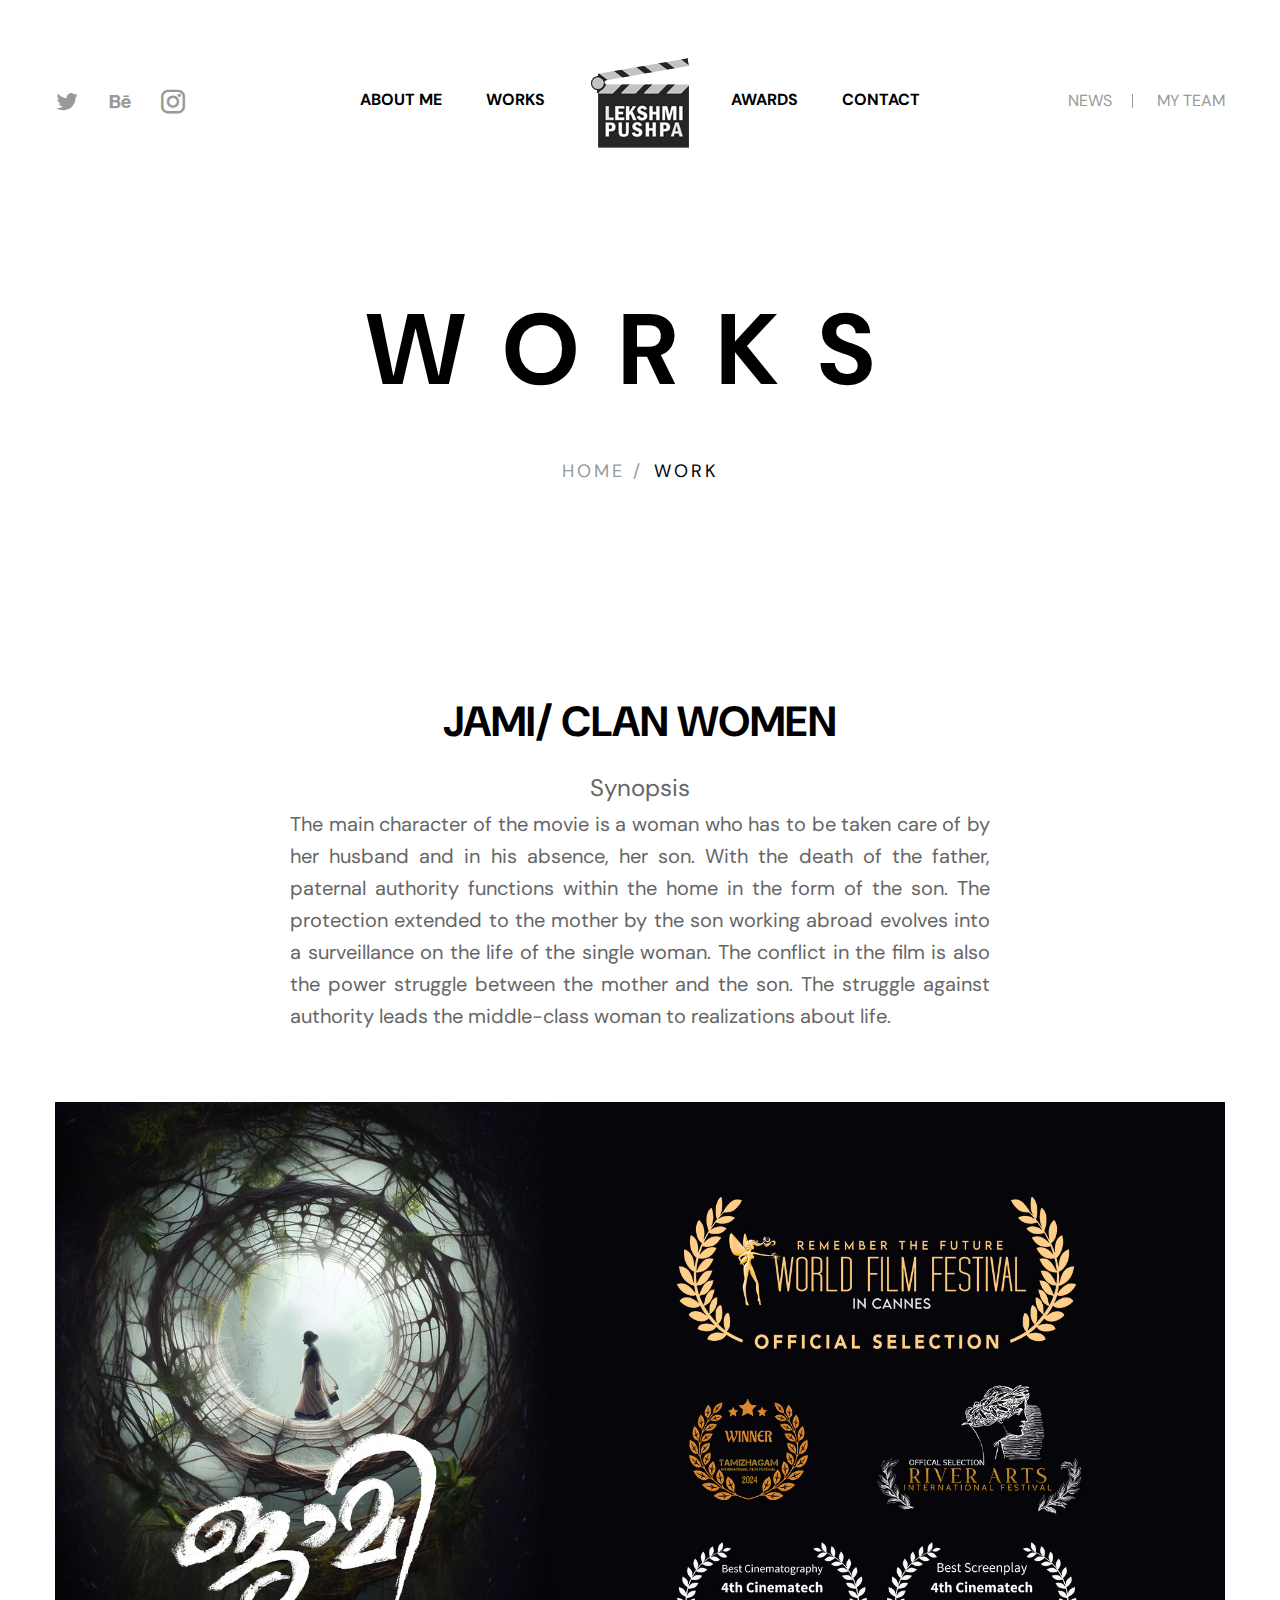
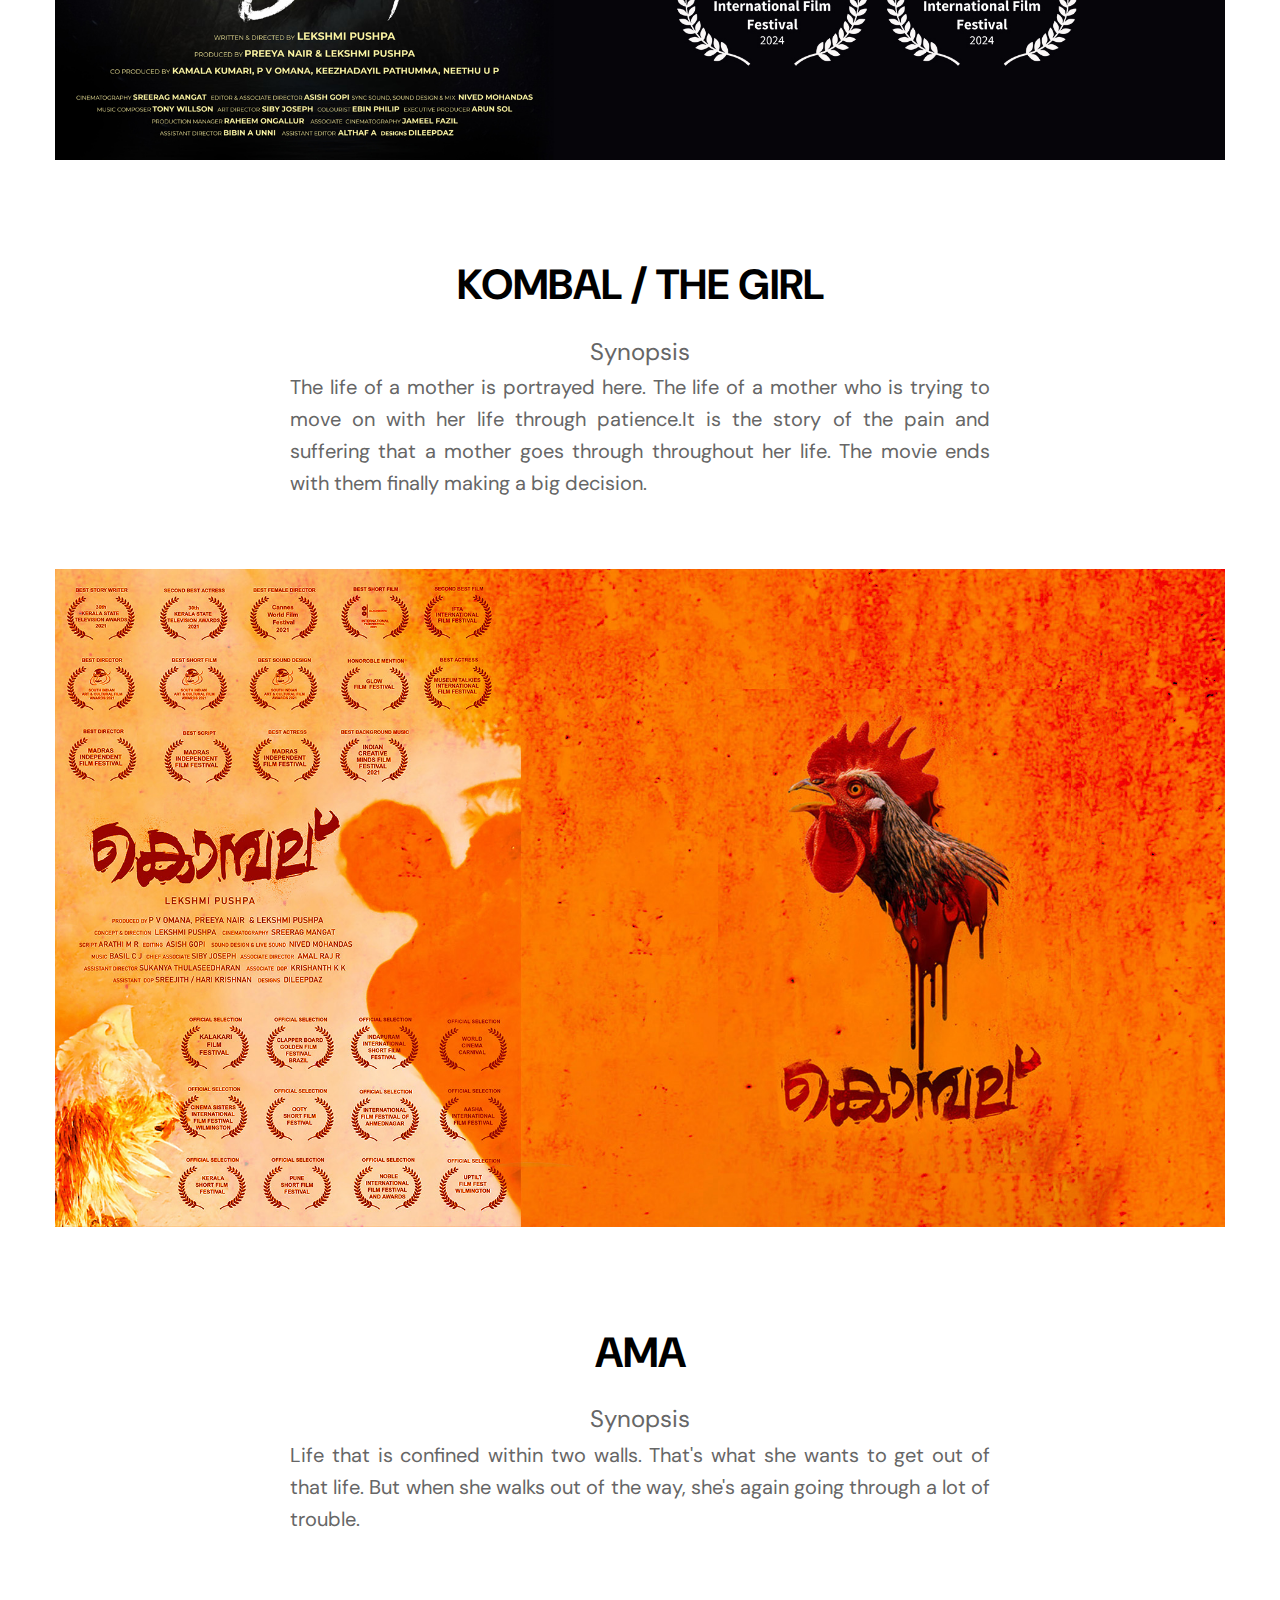
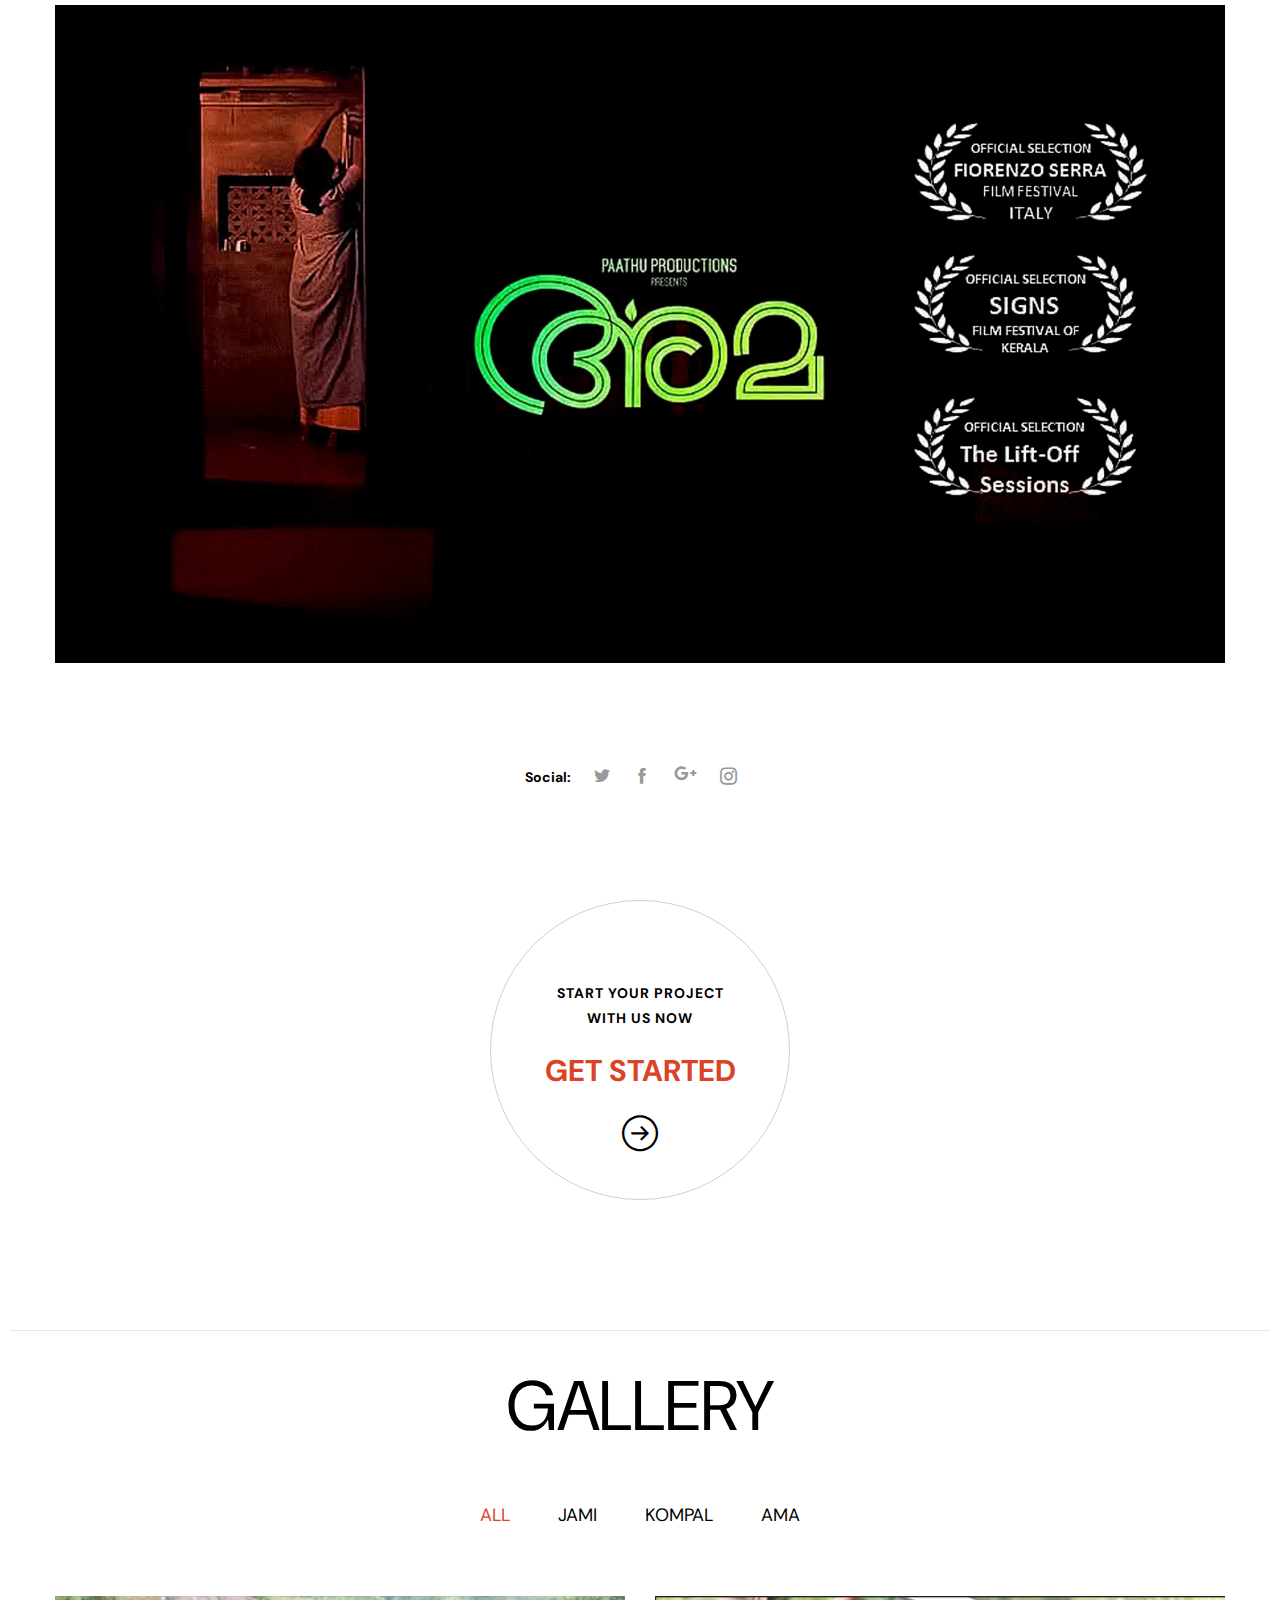
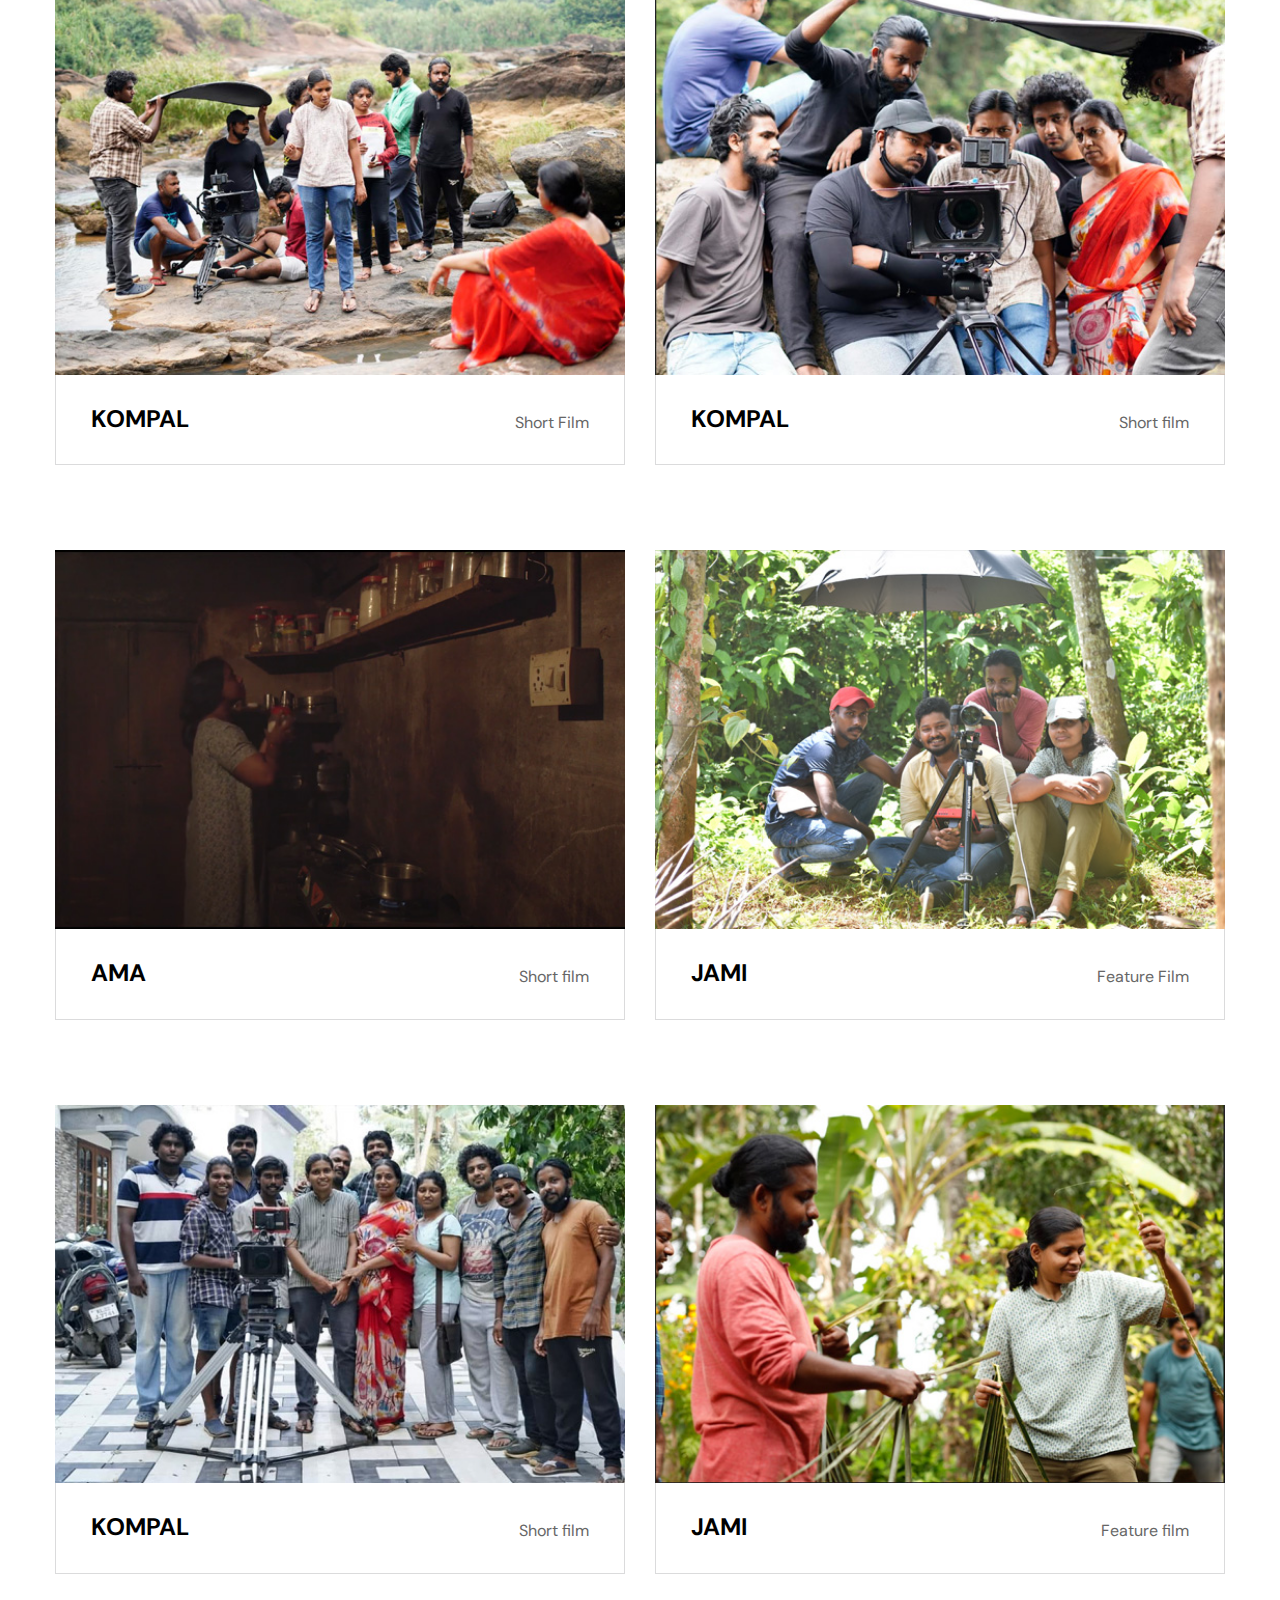
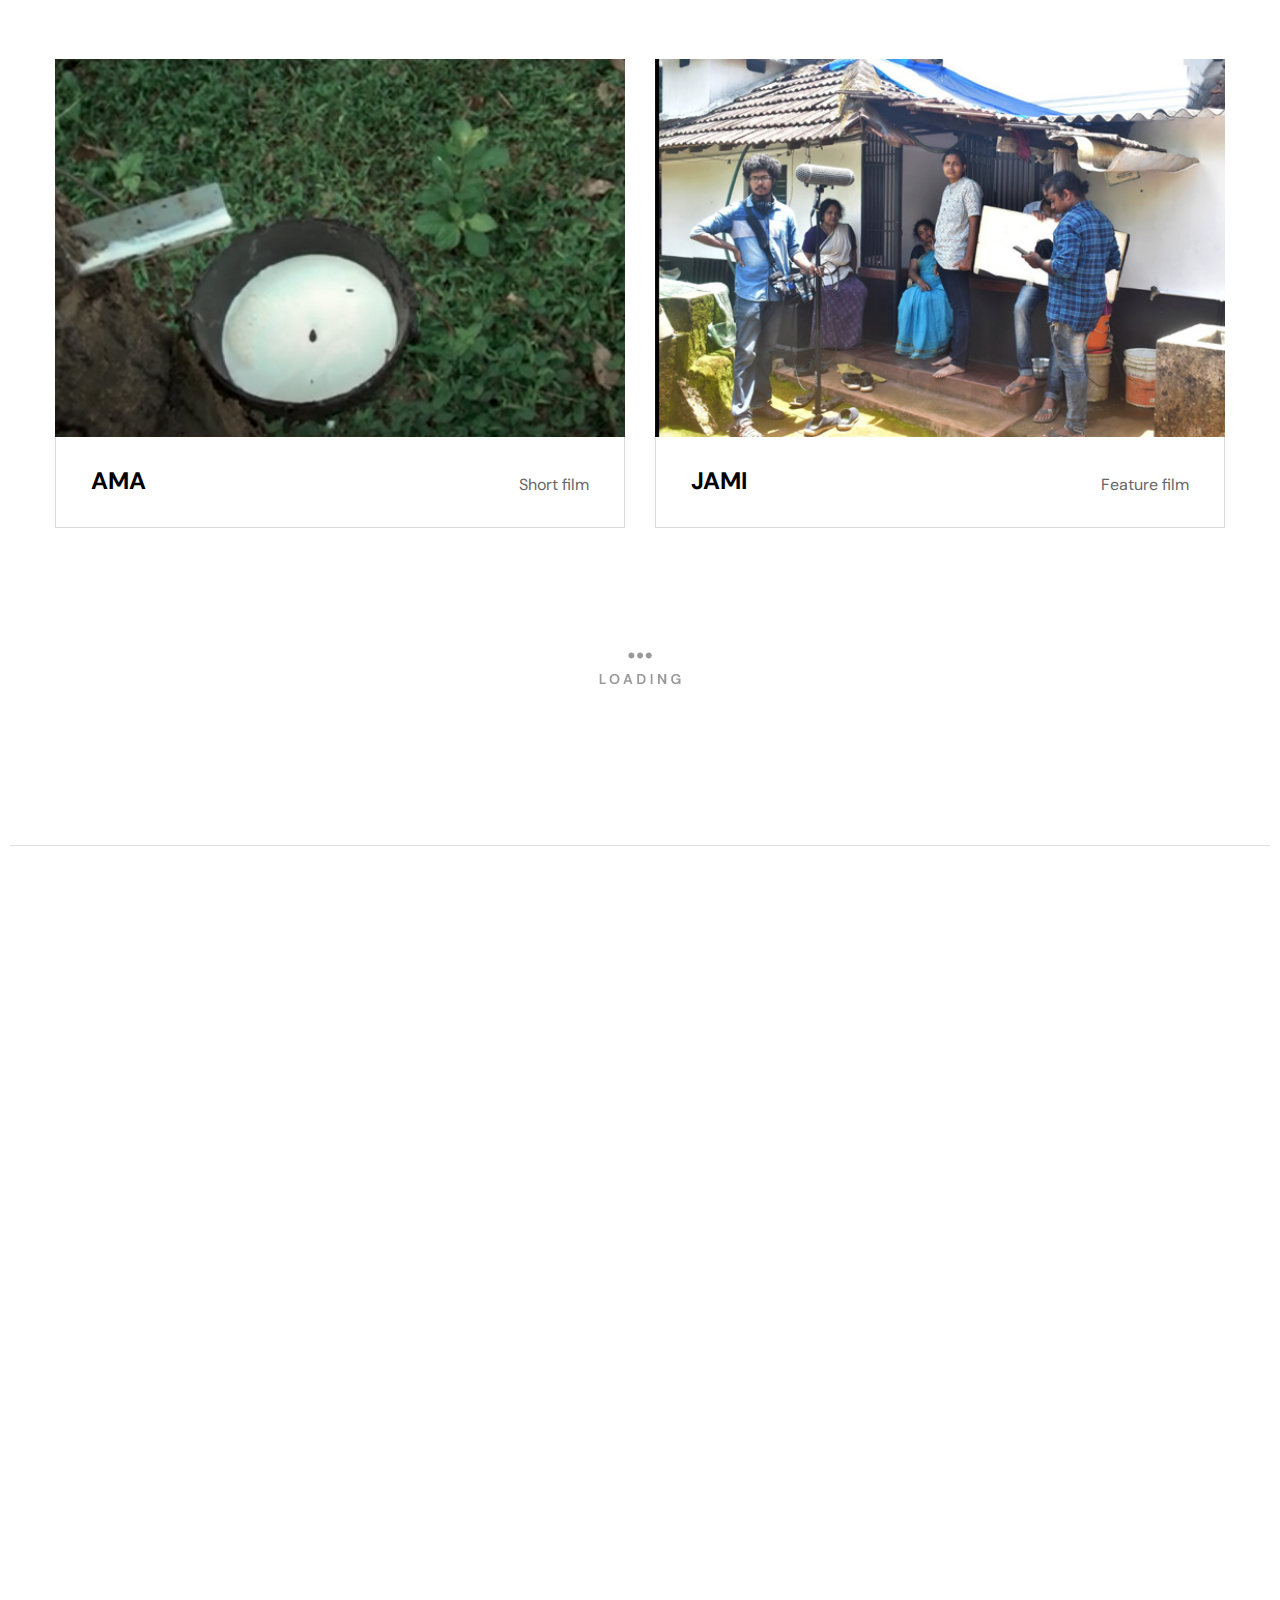
<file: portfolio.html>
<!DOCTYPE html>
<html lang="en-US">
<head>
<meta charset="UTF-8">
<title>Lekshmi Pushpa - Director | Writer</title>
<meta name="description" content="Unore HTML Template is a remarkably beautiful and elegant website template and is the best choice for any type of digital agency or consulting company." />
<meta name="viewport" content="width=device-width, initial-scale=1">
<link rel="profile" href="https://gmpg.org/xfn/11">
<link rel="canonical" href="Replace_with_your_PAGE_URL" />

<!-- Stylesheets -->
<link href="css/bootstrap.css" rel="stylesheet">
<link href="css/main.css" rel="stylesheet">
<link href="css/responsive.css" rel="stylesheet">

<!-- Open Graph (OG) meta tags are snippets of code that control how URLs are displayed when shared on social media  -->
<!-- <meta property="og:locale" content="en_US" />
<meta property="og:type" content="website" />
<meta property="og:title" content="Add a Title" />
<meta property="og:url" content="PAGE_URL" />
<meta property="og:site_name" content="SITE_NAME" /> -->
<!-- For the og:image content, replace the # with a link of an image -->
<!-- <meta property="og:image" content="#" />
<meta property="og:description" content="Add_Description_Text" /> -->

<!-- Fonts -->
<link href="https://fonts.googleapis.com/css2?family=DM+Sans:ital,wght@0,400;0,500;0,700;1,400;1,500;1,700&family=Karla:ital,wght@0,400;0,700;1,700&display=swap" rel="stylesheet">

<!-- Add site Favicon -->
<link rel="shortcut icon" href="images/favicon.png" type="image/x-icon">
<link rel="icon" href="images/favicon.png" type="image/x-icon">
<meta name="msapplication-TileImage" content="images/favicon.png" />

<!-- Structured Data  -->
<script type="application/ld+json">
{
"@context": "http://schema.org",
"@type": "WebSite",
"name": "Replace_with_your_site_title",
"url": "Replace_with_your_site_URL"
}
</script>
</head>

<body class="border-body">

<div class="page-wrapper">

    <!-- Main Header-->
    <header class="main-header header-style-two">

    	<!--Header-Upper-->
        <div class="header-upper">
        	<div class="auto-container">
            	<div class="clearfix">

                	<div class="pull-left logo-box">
                    	<div class="logo"><a href="index.html"><img src="images/logo-2.png" alt="" title=""></a></div>
                    </div>

                   	<div class="nav-outer clearfix">
						<!-- Mobile Navigation Toggler -->
                        <div class="mobile-nav-toggler"><span class="icon flaticon-menu"></span></div>
						<!-- Main Menu -->
						<nav class="main-menu navbar-expand-md">
							<div class="navbar-header">
								<button class="navbar-toggler" type="button" data-toggle="collapse" data-target="#navbarSupportedContent" aria-controls="navbarSupportedContent" aria-expanded="false" aria-label="Toggle navigation">
									<span class="icon-bar"></span>
									<span class="icon-bar"></span>
									<span class="icon-bar"></span>
								</button>
							</div>

							<div class="navbar-collapse show collapse clearfix" id="navbarSupportedContent">
								<ul class="navigation left-nav clearfix">

									<li class="current dropdown"><a href="#">About Me</a>
										<ul>
											<li><a href="portfolio.html">Film Direction</a></li>
											<li><a href="project-detail.html">Script</a></li>
											<li><a href="project-detail.html">Story Writer</a></li>
										</ul>
									</li>
									
									<li class="dropdown"><a href="#">Works</a>
										<ul>
											<li><a href="portfolio.html">Jami/ Clan Women (Feature Length)</a></li>
											<li><a href="project-detail.html">Kompal / The Girl ( Short Film)</a></li>
											<li><a href="project-detail.html">Ama (അമ) - Short Film</a></li>
										</ul>
										<!--<ul>
											<li><a href="about.html">About Us</a></li>
										</ul>-->
									</li>
								</ul>

								<ul class="navigation right-nav clearfix">
									<li class="dropdown"><a href="#">AWARDS</a>
										<ul>
											<li><a href="blog.html">JAMI</a></li>
											<li><a href="blog-detail.html">Kompal</a></li>
											<li><a href="blog-detail.html">AMA</a></li>
										</ul>
									</li>
									<li><a href="contact.html">Contact</a></li>
								</ul>

							</div>

						</nav>

						<!-- Social Box -->
						<ul class="social-box">
							<li><a href="https://twitter.com/"><span class="icofont-twitter"></span></a></li>
							<li><a href="https://www.behance.net/"><span class="icofont-behance"></span></a></li>
							<li><a href="https://www.instagram.com/"><span class="icofont-instagram"></span></a></li>
						</ul>

						<!-- Outer Box -->
						<div class="outer-box">
							<ul class="language-nav">
								<li><a href="https://english.mathrubhumi.com/movies-music/news/lakshmi-pushpa-1.6217375">News</a></li>
								<li><a href="team-jami.html">My Team</a></li>
							</ul>
						</div>

					</div>

                </div>
            </div>
        </div>
        <!--End Header Upper-->

		<!-- Mobile Menu  -->
        <div class="mobile-menu">
            <div class="menu-backdrop"></div>
            <div class="close-btn"><span class="icon lnr lnr-cross"></span></div>

            <nav class="menu-box">
                <div class="nav-logo"><a href="index.html"><img src="images/logo-2.png" alt="" title=""></a></div>
                <div class="menu-outer"><!--Here Menu Will Come Automatically Via Javascript / Same Menu as in Header--></div>
            </nav>
        </div><!-- End Mobile Menu -->

    </header>
    <!--End Main Header -->

	<!-- Page Title Two Section -->
    <section class="page-title-two-section">
		<div class="auto-container">
            <h1>works</h1>
			<ul class="page-breadcrumb">
				<li><a href="index.html">Home</a></li>
				<li>Work</li>
			</ul>
		</div>
	</section>
	<!-- End Page Title Two Section -->

	<!-- Project Description Section -->
	<section class="project-description-section">
		<div class="auto-container">

			<!-- Title Box -->
			<div class="title-box">
				<h2>JAMI/ CLAN WOMEN</h2>
				<div class="text"><h4>Synopsis</h4>
					<h5 style="text-align: justify;">The main character of the movie is a woman who has to be taken care of by her husband and in his absence, her son. With the death of the father, paternal authority functions within the home in the form of the son. The protection extended to the mother by the son working abroad evolves into a surveillance on the life of the single woman. The conflict in the film is also the power struggle between the mother and the son. The struggle against authority leads the middle-class woman to realizations about life.
					</h5></div>
			</div>
			<!--Video Box-->
			<div class="image">
				<figure class="#">
					<img src="images/main-slider/1 jami-1.jpg" alt="">
				</figure>
			</div>

			<!-- spacing -->
			<p>&nbsp; &nbsp; &nbsp;&nbsp;&nbsp;</p>
			<p>&nbsp; &nbsp; &nbsp;&nbsp;&nbsp;</p>

			<!-- Title Box -->
			<div class="title-box">
				<h2>KOMBAL / The Girl </h2>
				<div class="text"><h4>Synopsis</h4>
					<h5 style="text-align: justify;">The life of a mother is portrayed here. The life of a mother who is trying to move on with her life through patience.It is the story of the pain and suffering that a mother goes through throughout her life. The movie ends with them finally making a big decision.

					</h5></div>
			</div>
			<!--Video Box-->
			<div class="image">
				<figure class="#">
					<img src="images/main-slider/1 kompl full.jpg" alt="">
				</figure>
			</div>

			<!-- spacing -->
			<p>&nbsp; &nbsp; &nbsp;&nbsp;&nbsp;</p>
			<p>&nbsp; &nbsp; &nbsp;&nbsp;&nbsp;</p>



			<!-- Title Box -->
			<div class="title-box">
				<h2>Ama</h2>
				<div class="text"><h4>Synopsis</h4>
					<h5 style="text-align: justify;">Life that is confined within two walls. That's what she wants to get out of that life. But when she walks out of the way, she's again going through a lot of trouble.</h5></div>
			</div>
			<!--Video Box-->
			<div class="image">
				<figure class="#">
					<img src="images/main-slider/ama full.jpg" alt="">
				</figure>
			</div>

			<!-- spacing -->
			<p>&nbsp; &nbsp; &nbsp;&nbsp;&nbsp;</p>
			<p>&nbsp; &nbsp; &nbsp;&nbsp;&nbsp;</p>



			<!-- Social Box -->
			<ul class="social-box text-center">
				<li class="share">social:</li>
				<li><a href="#" class="icofont-twitter"></a></li>
				<li class="facebook"><a href="#" class="icofont-facebook"></a></li>
				<li class="google"><a href="#" class="icofont-google-plus"></a></li>
				<li class="instagram"><a href="#" class="icofont-instagram"></a></li>
			</ul>

			<!-- Start Box -->
			<div class="start-box">
				<div class="box-inner">
					<div class="start-text">Start your project <br> with us now</div>
					<h3>Get Started</h3>
					<a href="contact.html" class="arrow icon-arrow-right-circle"></a>
				</div>
			</div>

		</div>
	</section>
	<!-- End Project Description Section -->

	

	

	<!-- Gallery Section -->

	<section class="gallery-page-section">
		<div class="auto-container">
			<div class="title-box">
				<h1 style="color: black; text-align: center;">GALLERY</h1>
			</div>

			<!-- spacing -->
			<p>&nbsp; &nbsp;</p>

			<!--MixitUp Galery-->
            <div class="mixitup-gallery">

                <!--Filter-->
                <div class="filters clearfix">

                	<ul class="filter-tabs filter-btns text-center clearfix">
                        <li class="active filter" data-role="button" data-filter="all">All</li>
                        <li class="filter" data-role="button" data-filter=".brand">JAMI</li>
                        <li class="filter" data-role="button" data-filter=".web">KOMPAL</li>
                        <li class="filter" data-role="button" data-filter=".motion">AMA</li>
                        
                    </ul>

                </div>

                <div class="filter-list row clearfix">

					<!-- Project Block -->
					<div class="project-block mix motion photo web col-lg-6 col-md-6 col-sm-12">
						<div class="inner-box">
							<div class="image">
								<a href="blog-detail.html"><img src="images/gallery/11_kompal.jpg" alt="" /></a>
							</div>
							<div class="lower-box">
								<div class="clearfix">
									<div class="pull-left">
										<h4><a href="blog-detail.html">KOMPAL</a></h4>
									</div>
									<div class="pull-right">
										<div class="category">Short Film</div>
									</div>
								</div>
							</div>
						</div>
					</div>

					<!-- Project Block -->
					<div class="project-block mix web photo col-lg-6 col-md-6 col-sm-12">
						<div class="inner-box">
							<div class="image">
								<a href="blog-detail.html"><img src="images/gallery/8_kompal.jpg" alt="" /></a>
							</div>
							<div class="lower-box">
								<div class="clearfix">
									<div class="pull-left">
										<h4><a href="blog-detail.html">KOMPAL</a></h4>
									</div>
									<div class="pull-right">
										<div class="category">Short film</div>
									</div>
								</div>
							</div>
						</div>
					</div>

					<!-- Project Block -->
					<div class="project-block mix photo motion col-lg-6 col-md-6 col-sm-12">
						<div class="inner-box">
							<div class="image">
								<a href="blog-detail.html"><img src="images/gallery/13-ama.jpg" alt="" /></a>
							</div>
							<div class="lower-box">
								<div class="clearfix">
									<div class="pull-left">
										<h4><a href="blog-detail.html">AMA</a></h4>
									</div>
									<div class="pull-right">
										<div class="category">Short film</div>
									</div>
								</div>
							</div>
						</div>
					</div>

					<!-- Project Block -->
					<div class="project-block mix brand col-lg-6 col-md-6 col-sm-12">
						<div class="inner-box">
							<div class="image">
								<a href="blog-detail.html"><img src="images/gallery/10_jami.jpg" alt="" /></a>
							</div>
							<div class="lower-box">
								<div class="clearfix">
									<div class="pull-left">
										<h4><a href="blog-detail.html">JAMI</a></h4>
									</div>
									<div class="pull-right">
										<div class="category">Feature Film</div>
									</div>
								</div>
							</div>
						</div>
					</div>

					<!-- Project Block -->
					<div class="project-block mix web motion col-lg-6 col-md-6 col-sm-12">
						<div class="inner-box">
							<div class="image">
								<a href="blog-detail.html"><img src="images/gallery/7_kompal.jpg" alt="" /></a>
							</div>
							<div class="lower-box">
								<div class="clearfix">
									<div class="pull-left">
										<h4><a href="blog-detail.html">KOMPAL</a></h4>
									</div>
									<div class="pull-right">
										<div class="category">Short film</div>
									</div>
								</div>
							</div>
						</div>
					</div>

					<!-- Project Block -->
					<div class="project-block mix brand col-lg-6 col-md-6 col-sm-12">
						<div class="inner-box">
							<div class="image">
								<a href="blog-detail.html"><img src="images/gallery/12_jami.jpg" alt="" /></a>
							</div>
							<div class="lower-box">
								<div class="clearfix">
									<div class="pull-left">
										<h4><a href="blog-detail.html">JAMI</a></h4>
									</div>
									<div class="pull-right">
										<div class="category">Feature film</div>
									</div>
								</div>
							</div>
						</div>
					</div>

					<!-- Project Block -->
					<div class="project-block mix photo motion col-lg-6 col-md-6 col-sm-12">
						<div class="inner-box">
							<div class="image">
								<a href="blog-detail.html"><img src="images/gallery/9_ama.jpg" alt="" /></a>
							</div>
							<div class="lower-box">
								<div class="clearfix">
									<div class="pull-left">
										<h4><a href="blog-detail.html">AMA</a></h4>
									</div>
									<div class="pull-right">
										<div class="category">Short film</div>
									</div>
								</div>
							</div>
						</div>
					</div>

					<!-- Project Block -->
					<div class="project-block mix web photo brand col-lg-6 col-md-6 col-sm-12">
						<div class="inner-box">
							<div class="image">
								<a href="blog-detail.html"><img src="images/gallery/14_jami.jpg" alt="" /></a>
							</div>
							<div class="lower-box">
								<div class="clearfix">
									<div class="pull-left">
										<h4><a href="blog-detail.html">JAMI</a></h4>
									</div>
									<div class="pull-right">
										<div class="category">Feature film</div>
									</div>
								</div>
							</div>
						</div>
					</div>

				</div>
			</div>

			<!-- Loading Box -->
			<div class="loading-boxed text-center">
				<a href="#"><img src="images/icons/loader.png" alt="" /></a>
			</div>

		</div>
	</section>
	<!-- End Gallery Section Two -->

	<!-- Main Footer -->
    <footer class="main-footer">
		<div class="auto-container">
			<!--Widgets Section-->
			<div class="widgets-section">
				<div class="row clearfix">

					<!-- Footer Column -->
					<div class="footer-column col-lg-4 col-md-6 col-sm-12">
						<div class="footer-widget office-widget wow fadeInUp" data-wow-delay="0ms" data-wow-duration="1500ms">
							<h4>Contact Me</h4>
							<ul class="location-list">
								<li><h5>Don't hesitate to get in touch <br> Your inquiries are always welcome.</h5></li>
								<li><a href="mailto:lekshmipushpa000@gmail.com"><h5>lekshmipushpa000@gmail.com</h5></a></li>
								<li><a href="mailto:jamimovie2024@gmail.com"><h5>jamimovie2024@gmail.com</h5></a></li>
							</ul>
							<!-- Social Box -->
							<ul class="social-box">
								<li><a href="https://twitter.com/" class="icofont-twitter"></a></li>
								<li class="facebook"><a href="https://www.facebook.com/lekshmip.nair.10" class="icofont-facebook"></a></li>
								<li class="google"><a href="https://www.bing.com/images/search?view=detailV2&ccid=rcxxdT9U&id=4D12485B9E70BFD5E77334C337F9FAC352E354DE&thid=OIP.rcxxdT9UnERzPTBeEs0bdgHaD2&mediaurl=https%3A%2F%2Fimg.onmanorama.com%2Fcontent%2Fdam%2Fmm%2Fen%2Fentertainment%2Fentertainment-news%2Fimages%2F2021%2F11%2F27%2Fkombal-short-film.jpg&exph=650&expw=1248&q=lekshmi+pushpa&simid=608052406718762101&form=IRPRST&ck=1CC7478E4C9CDD2B4B4A67F1EA79CFAC&selectedindex=5&itb=0&cw=1145&ch=535&ajaxhist=0&ajaxserp=0&vt=2&sim=15,0&ajaxhist=0&ajaxserp=0" class="icofont-google-plus"></a></li>
								<li class="behance"><a href="https://www.behance.net/" class="icofont-behance"></a></li>
								<li class="instagram"><a href="https://www.instagram.com/lekshmipushpa/" class="icofont-instagram"></a></li>
							</ul>
						</div>
					</div>

					<!-- Footer Column -->
					<div class="footer-column col-lg-4 col-md-12 col-sm-12">
						<div class="footer-widget logo-widget wow fadeInUp" data-wow-delay="0ms" data-wow-duration="1500ms">
							<div class="logo">
								<a href="index.html"><img src="images/footer-logo.png" alt="" /></a>
							</div>
						</div>
					</div>

					<!-- Footer Column -->
					<div class="footer-column col-lg-4 col-md-6 col-sm-12">
						<div class="footer-widget twitter-widget wow fadeInUp" data-wow-delay="0ms" data-wow-duration="1500ms">
							<h4>Social media</h4>
							<div class="facebook"><h5>
								Contact me without hesitation. <br> facebook: <a href="https://www.facebook.com/lekshmip.nair.10">Lekshmi Pushpa</a><br>
							</h5>
							</div>
							<div><li>...................................................................</li></div>
							<div class="instagram"><h5>
								Your connection is welcome.<br> Me on instagram: <a href="https://www.instagram.com/lekshmipushpa/">lekshmipushpa</a><br>
							</h5>
							</div>
						</div>
					</div>

				</div>
			</div>
		</div>
		<div class="footer-bottom wow fadeInUp" data-wow-delay="0ms" data-wow-duration="1500ms">
			<div class="auto-container">
				<div class="copyright">Where creativity meets expertise.

					<script type="text/javascript">document.write;</script> Designed with passion, your multimedia expert<i class="icon-heart text-danger" aria-hidden="true"></i> - <a
						href="https://www.instagram.com/asishgopi/" target="_blank">Asish Gopi</a>
				</div>
			</div>
		</div>
	</footer>

</div>
<!--End pagewrapper-->

<!-- Scroll To Top -->
<div class="scroll-to-top scroll-to-target" data-target="html"><span class="fa fa-arrow-circle-up"></span></div>

<script src="js/jquery.js"></script>
<script src="js/popper.min.js"></script>
<script src="js/bootstrap.min.js"></script>
<script src="js/jquery.mCustomScrollbar.concat.min.js"></script>
<script src="js/jquery.fancybox.js"></script>
<script src="js/appear.js"></script>
<script src="js/owl.js"></script>
<script src="js/wow.js"></script>
<script src="js/parallax.min.js"></script>
<script src="js/tilt.jquery.min.js"></script>
<script src="js/jquery.paroller.min.js"></script>
<script src="js/mixitup.js"></script>
<script src="js/validate.js"></script>
<script src="js/jquery-ui.js"></script>
<script src="js/script.js"></script>

</body>
</html>
</file>
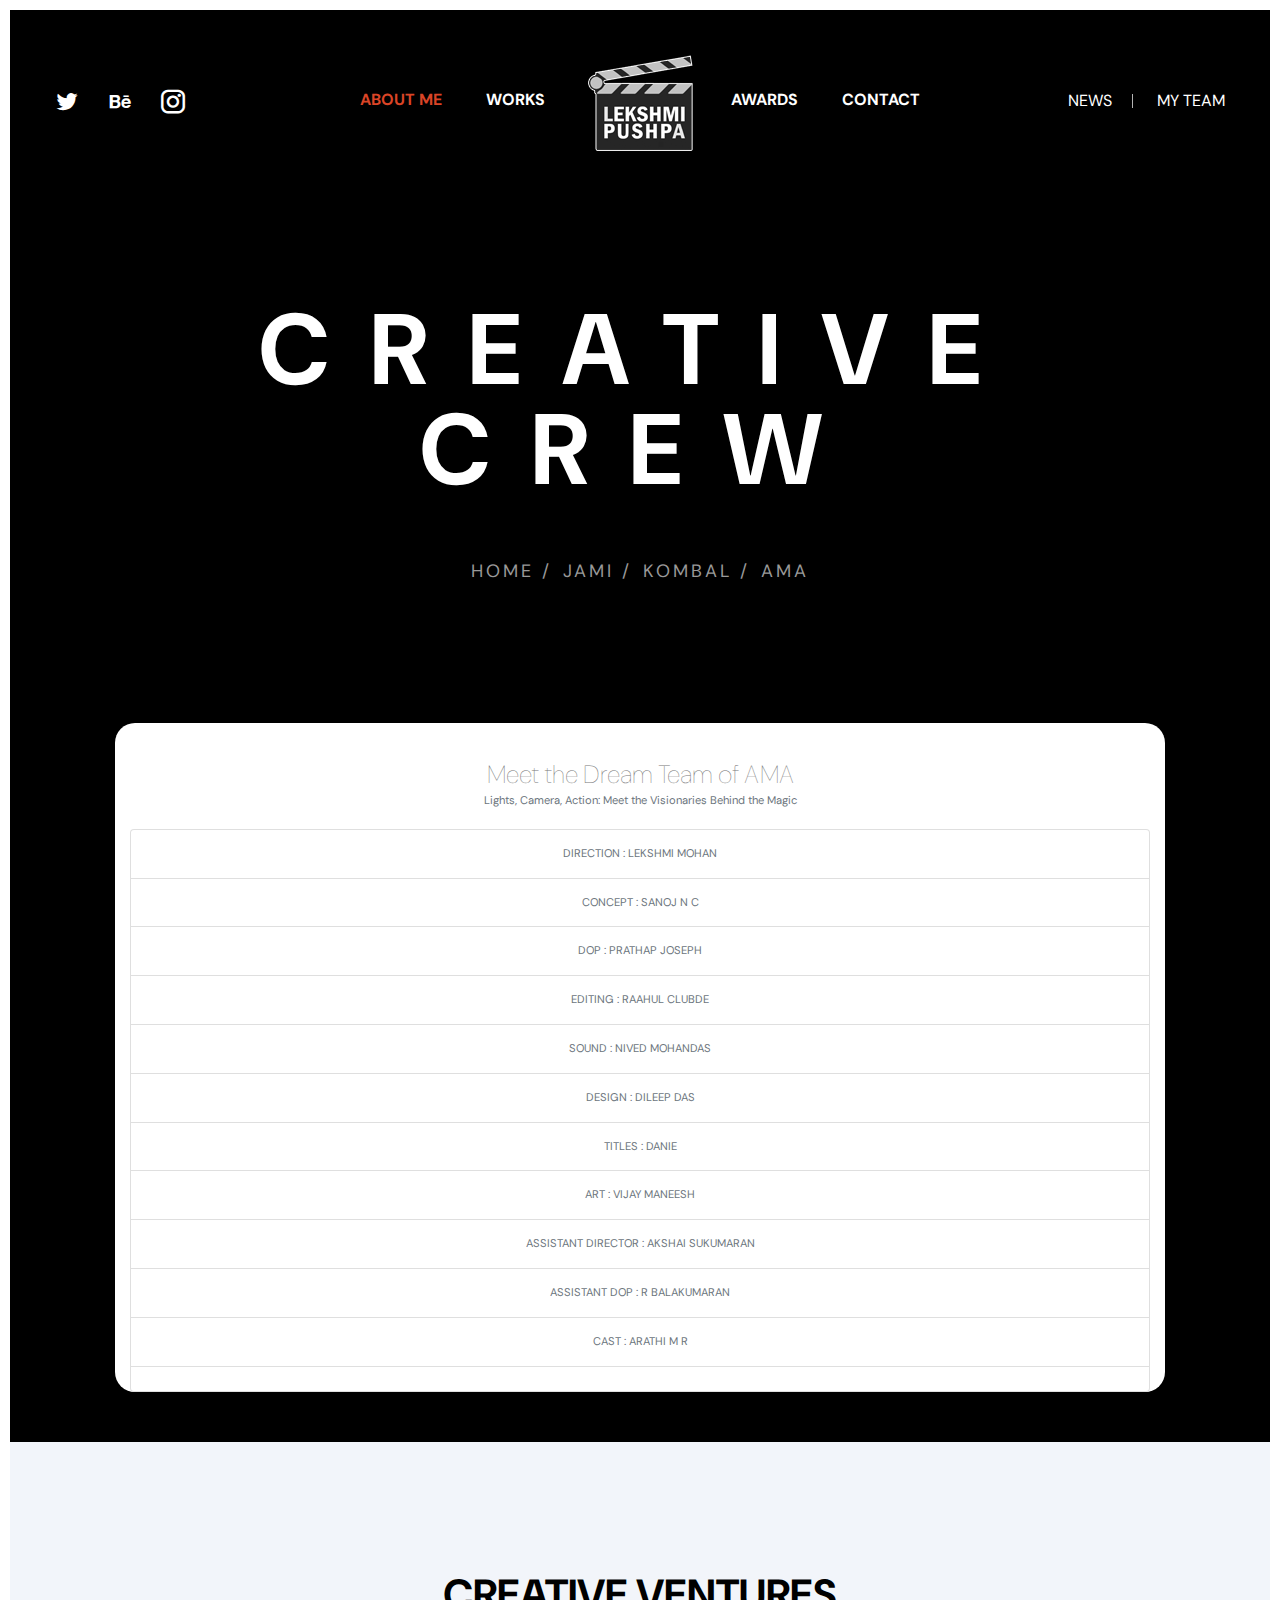
<file: team-Ama.html>
<!DOCTYPE html>
<html lang="en-US">

<head>
	<meta charset="UTF-8">
	<title>Lekshmi Pushpa - Director | Writer</title>
	<meta name="description" content="Unore HTML Template is a remarkably beautiful and elegant website template and is the best choice for any type of digital agency or consulting company." />
	<meta name="viewport" content="width=device-width, initial-scale=1">
	<link rel="profile" href="https://gmpg.org/xfn/11">
	<link rel="canonical" href="Replace_with_your_PAGE_URL" />

	<!-- Stylesheets -->
	<link href="css/bootstrap.css" rel="stylesheet">
	<link href="css/main.css" rel="stylesheet">
	<link href="css/responsive.css" rel="stylesheet">
	<link href="css/teamstyle.css" rel="stylesheet">

	<!-- Open Graph (OG) meta tags are snippets of code that control how URLs are displayed when shared on social media  -->
	<!-- <meta property="og:locale" content="en_US" />
	<meta property="og:type" content="website" />
	<meta property="og:title" content="Add a Title" />
	<meta property="og:url" content="PAGE_URL" />
	<meta property="og:site_name" content="SITE_NAME" /> -->
	<!-- For the og:image content, replace the # with a link of an image -->
	<!-- <meta property="og:image" content="#" />
	<meta property="og:description" content="Add_Description_Text" /> -->

	<!-- Fonts -->
	<link href="https://fonts.googleapis.com/css2?family=DM+Sans:ital,wght@0,400;0,500;0,700;1,400;1,500;1,700&family=Karla:ital,wght@0,400;0,700;1,700&display=swap" rel="stylesheet">

	<!-- Add site Favicon -->
	<link rel="shortcut icon" href="images/favicon.png" type="image/x-icon">
	<link rel="icon" href="images/favicon.png" type="image/x-icon">
	<meta name="msapplication-TileImage" content="images/favicon.png" />

	<!-- Structured Data  -->
	<script type="application/ld+json">
{
  "@context": "http://schema.org",
  "@type": "WebSite",
  "name": "Replace_with_your_site_title",
  "url": "Replace_with_your_site_URL"
}
</script>

</head>

<body class="border-body">


	<div class="page-wrapper">

		<!-- Main Header-->
		<header class="main-header">

			<!--Header-Upper-->
			<div class="header-upper">
				<div class="auto-container">
					<div class="clearfix">

						<div class="pull-left logo-box">
							<div class="logo"><a href="index.html"><img src="images/logo.png" alt="" title=""></a></div>
						</div>

						<div class="nav-outer clearfix">
							<!-- Mobile Navigation Toggler -->
							<div class="mobile-nav-toggler"><span class="icon flaticon-menu"></span></div>
							<!-- Main Menu -->
							<nav class="main-menu navbar-expand-md">
								<div class="navbar-header">
									<button class="navbar-toggler" type="button" data-toggle="collapse"
										data-target="#navbarSupportedContent" aria-controls="navbarSupportedContent" aria-expanded="false"
										aria-label="Toggle navigation">
										<span class="icon-bar"></span>
										<span class="icon-bar"></span>
										<span class="icon-bar"></span>
									</button>
								</div>

								<div class="navbar-collapse show collapse clearfix" id="navbarSupportedContent">
									<ul class="navigation left-nav clearfix">

										<li class="current dropdown"><a href="#">About Me</a>
											<ul>
												<li><a href="about.html">Film Direction</a></li>
												<li><a href="about.html">Script</a></li>
												<li><a href="about.html">Story Writer</a></li>
											</ul>
										</li>
										
										<li class="dropdown"><a href="#">Works</a>
											<ul>
												<li><a href="work-jami.html">Jami/ Clan Women (Feature Length)</a></li>
												<li><a href="work-kompal.html">Kombal / The Girl ( Short Film)</a></li>
												<li><a href="work-ama.html">Ama (അമ) - Short Film</a></li>
												<li><a href="team-jami.html">My Team</a></li>
											</ul>
											<!--<ul>
												<li><a href="about.html">About Us</a></li>
											</ul>-->
										</li>
									</ul>

									<ul class="navigation right-nav clearfix">
										<li class="dropdown"><a href="#">AWARDS</a>
											<ul>
												<li><a href="award- jami.html">JAMI</a></li>
												<li><a href="award-kompal.html">Kombal</a></li>
												<li><a href="award-ama.html">AMA</a></li>
											</ul>
										</li>
										<li><a href="contact.html">Contact</a></li>
									</ul>

								</div>

							</nav>

							<!-- Social Box -->
							<ul class="social-box">
								<li><a href="https://twitter.com/"><span class="icofont-twitter"></span></a></li>
								<li><a href="https://www.behance.net/"><span class="icofont-behance"></span></a></li>
								<li><a href="https://www.instagram.com/lekshmipushpa/"><span class="icofont-instagram"></span></a></li>
							</ul>

							<!-- Outer Box -->
							<div class="outer-box">
								<ul class="language-nav">
									<li><a href="https://english.mathrubhumi.com/movies-music/news/lakshmi-pushpa-1.6217375">News</a></li>
									<li><a href="team-jami.html">My Team</a></li>
								</ul>
							</div>

						</div>

					</div>
				</div>
			</div>
			<!--End Header Upper-->

			<!-- Mobile Menu  -->
			<div class="mobile-menu">
				<div class="menu-backdrop"></div>
				<div class="close-btn"><span class="icon lnr lnr-cross"></span></div>

				<nav class="menu-box">
					<div class="nav-logo"><a href="index.html"><img src="images/logo-2.png" alt="" title=""></a></div>
					<div class="menu-outer">
						<!--Here Menu Will Come Automatically Via Javascript / Same Menu as in Header-->
					</div>
				</nav>
			</div><!-- End Mobile Menu -->

		</header>
		<!--End Main Header -->

		<!-- Banner Section -->
		

			<!-- Slider Icon Scroll -->
			<div class="slider-icon-scroll scroll-to-target" data-target=".about-section"><span
					class="icofont-scroll-down"></span></div>

		</section>
		<!-- End Banner Section -->
		<!-- End Page Title Two Section -->

		<!-- Page Title Two Section -->
		<section class="page-title-two-section">
			<div class="auto-container">
				<h1 style= "color: rgb(255, 255, 255);" >CREATIVE CREW </h1>
				<ul class="page-breadcrumb">
					<li><a href="index.html">Home</a></li>
					<li><a href="team-jami.html">JAMI</a></li>
					<li><a href="team-kompal.html">KOMBAL</a></li>
					<li><a href="team-Ama.html">AMA</a></li>
					
				</ul>
			</div>
		</section>
		<!-- End Page Title Two Section -->
		
<div class='container mx-auto mt-5 col-md-10 mt-100'>
    <div class="header">
        <div class="title">Meet the Dream Team of AMA</div>
        <p><small class="text-muted">Lights, Camera, Action: Meet the Visionaries Behind the Magic</p>
    </div>
    

	

	<div class="list-group">
		
		
		<a href="#" class="list-group-item list-group-item-action disabled">DIRECTION : LEKSHMI MOHAN</a>
		<a href="#" class="list-group-item list-group-item-action disabled">CONCEPT  :  SANOJ N C</a>
		<a href="#" class="list-group-item list-group-item-action disabled">DOP :  PRATHAP JOSEPH</a>
		<a href="#" class="list-group-item list-group-item-action disabled">EDITING :  RAAHUL CLUBDE</a>
		<a href="#" class="list-group-item list-group-item-action disabled">SOUND : NIVED MOHANDAS</a>
		<a href="#" class="list-group-item list-group-item-action disabled">DESIGN :  DILEEP DAS </a>
		<a href="#" class="list-group-item list-group-item-action disabled">TITLES : DANIE</a>
		<a href="#" class="list-group-item list-group-item-action disabled">ART : VIJAY MANEESH</a>
		<a href="#" class="list-group-item list-group-item-action disabled">ASSISTANT DIRECTOR : AKSHAI SUKUMARAN</a>
		<a href="#" class="list-group-item list-group-item-action disabled">ASSISTANT DOP :  R BALAKUMARAN</a>
		<a href="#" class="list-group-item list-group-item-action disabled">CAST  : ARATHI M R</a>
		<a href="#" class="list-group-item list-group-item-action disabled"></a>


	  </div>

	


</div>      


		<!--End Team Section -->
		<!-- Press Section -->
		<section class="press-section">
			<div class="auto-container">
				<div class="sec-title centered">
					<h2>Creative Ventures</h2>
				</div>
				<div class="row clearfix">

					<!-- Press Image Block -->
					<div class="press-image-block col-lg-4 col-md-6 col-sm-12">
						<div class="inner-box wow fadeInUp" data-wow-delay="0ms" data-wow-duration="1500ms">
							<div class="image">
								<img src="images/resource/press.jpg" alt="" />
								<div class="post-date">25<span>Nov, 2021</span></div>
							<div class="title">Breakthrough</div>
							<h4><a href="https://english.mathrubhumi.com/movies-music/news/lakshmi-pushpa-1.6217375">Honored as Best Female Director at the Cannes World Film Festival.</a></h4>
							</div>
						</div>
					</div>

					<!-- Press Image Block -->
					<div class="press-image-block col-lg-4 col-md-6 col-sm-12">
						<div class="inner-box wow fadeInUp" data-wow-delay="0ms" data-wow-duration="1500ms">
							<div class="image">
								<img src="images/resource/press 1.jpg" alt="" />
								<div class="post-date">26<span>Jan, 2023</span></div>
							<div class="title">Breakthrough</div>
							<h4><a href="https://www.facebook.com/lekshmip.nair.10/videos/1922142214801802">Honored with the Best Story Writer award at the 2021 Kerala State Television Awards.</a></h4>
							</div>
						</div>
					</div>

					<!-- Press Image Block -->
					<div class="press-image-block col-lg-4 col-md-6 col-sm-12">
						<div class="inner-box wow fadeInUp" data-wow-delay="0ms" data-wow-duration="1500ms">
							<div class="image">
								<img src="images/resource/press 3.jpg" alt="" />
								<div class="post-date">25<span>Dec, 2024</span></div>
							<div class="title">Breakthrough</div>
							<h4><a href="blog-detail.html">Received the Best Screenplay award at the Cinematech International Film Festival.</a></h4>
							</div>
						</div>
					</div>


				</div>
			</div>
		</section>
		<!-- End Press Section -->

		<!-- Main Footer -->
		<footer class="main-footer" style="background-color:white;">
			<div class="auto-container">
				<!--Widgets Section-->
				<div class="widgets-section">
					<div class="row clearfix">

						<!-- Footer Column -->
						<div class="footer-column col-lg-4 col-md-6 col-sm-12">
							<div class="footer-widget office-widget wow fadeInUp" data-wow-delay="0ms" data-wow-duration="1500ms">
								<h4>Contact Me</h4>
								<ul class="location-list">
									<li><h5>Don't hesitate to get in touch <br> Your inquiries are always welcome.</h5></li>
									<li><a href="mailto:lekshmipushpa000@gmail.com"><h5>lekshmipushpa000@gmail.com</h5></a></li>
									<li><a href="jamimovie2024@gmail.com"><h5>jamimovie2024@gmail.com</h5></a></li>
								</ul>
								<!-- Social Box -->
								<ul class="social-box">
									<li><a href="https://twitter.com/" class="icofont-twitter"></a></li>
									<li class="facebook"><a href="https://www.facebook.com/lekshmip.nair.10" class="icofont-facebook"></a></li>
									<li class="google"><a href="https://www.bing.com/images/search?view=detailV2&ccid=rcxxdT9U&id=4D12485B9E70BFD5E77334C337F9FAC352E354DE&thid=OIP.rcxxdT9UnERzPTBeEs0bdgHaD2&mediaurl=https%3A%2F%2Fimg.onmanorama.com%2Fcontent%2Fdam%2Fmm%2Fen%2Fentertainment%2Fentertainment-news%2Fimages%2F2021%2F11%2F27%2Fkombal-short-film.jpg&exph=650&expw=1248&q=lekshmi+pushpa&simid=608052406718762101&form=IRPRST&ck=1CC7478E4C9CDD2B4B4A67F1EA79CFAC&selectedindex=5&itb=0&cw=1145&ch=535&ajaxhist=0&ajaxserp=0&vt=2&sim=15,0&ajaxhist=0&ajaxserp=0" class="icofont-google-plus"></a></li>
									<li class="behance"><a href="https://www.behance.net/" class="icofont-behance"></a></li>
									<li class="instagram"><a href="https://www.instagram.com/lekshmipushpa/" class="icofont-instagram"></a></li>
								</ul>
							</div>
						</div>

						<!-- Footer Column -->
						<div class="footer-column col-lg-4 col-md-12 col-sm-12">
							<div class="footer-widget logo-widget wow fadeInUp" data-wow-delay="0ms" data-wow-duration="1500ms">
								<div class="logo">
									<a href="index.html"><img src="images/footer-logo.png" alt="" /></a>
								</div>
							</div>
						</div>

						<!-- Footer Column -->
						<div class="footer-column col-lg-4 col-md-6 col-sm-12">
							<div class="footer-widget twitter-widget wow fadeInUp" data-wow-delay="0ms" data-wow-duration="1500ms">
								<h4>Social media</h4>
								<div class="facebook"><h5>
									Contact me without hesitation. <br> facebook: <a href="https://www.facebook.com/lekshmip.nair.10">Lekshmi Pushpa</a><br>
								</h5>
								</div>
								<div><li>...................................................................</li></div>
								<div class="instagram"><h5>
									Your connection is welcome.<br> Me on instagram: <a href="https://www.instagram.com/lekshmipushpa/">lekshmipushpa</a><br>
								</h5>
								</div>
							</div>
						</div>

					</div>
				</div>
			</div>
			<div class="footer-bottom wow fadeInUp" data-wow-delay="0ms" data-wow-duration="1500ms">
				<div class="auto-container">
					<div class="copyright">Where creativity meets expertise.

						<script type="text/javascript">document.write;</script> Designed with passion, your multimedia expert<i class="icon-heart text-danger" aria-hidden="true"></i> - <a
							href="https://www.instagram.com/asishgopi/" target="_blank">Asish Gopi</a>
					</div>
				</div>
			</div>
		</footer>

	</div>
	<!--End pagewrapper-->

	<!-- Scroll To Top -->
	<div class="scroll-to-top scroll-to-target" data-target="html"><span class="fa fa-arrow-circle-up"></span></div>

	<script src="js/jquery.js"></script>
	<script src="js/popper.min.js"></script>
	<script src="js/bootstrap.min.js"></script>
	<script src="js/jquery.mCustomScrollbar.concat.min.js"></script>
	<script src="js/jquery.fancybox.js"></script>
	<script src="js/appear.js"></script>
	<script src="js/owl.js"></script>
	<script src="js/wow.js"></script>
	<script src="js/parallax.min.js"></script>
	<script src="js/tilt.jquery.min.js"></script>
	<script src="js/jquery.paroller.min.js"></script>
	<script src="js/mixitup.js"></script>
	<script src="js/validate.js"></script>
	<script src="js/jquery-ui.js"></script>
	<script src="js/script.js"></script>

</body>

</html>
</file>
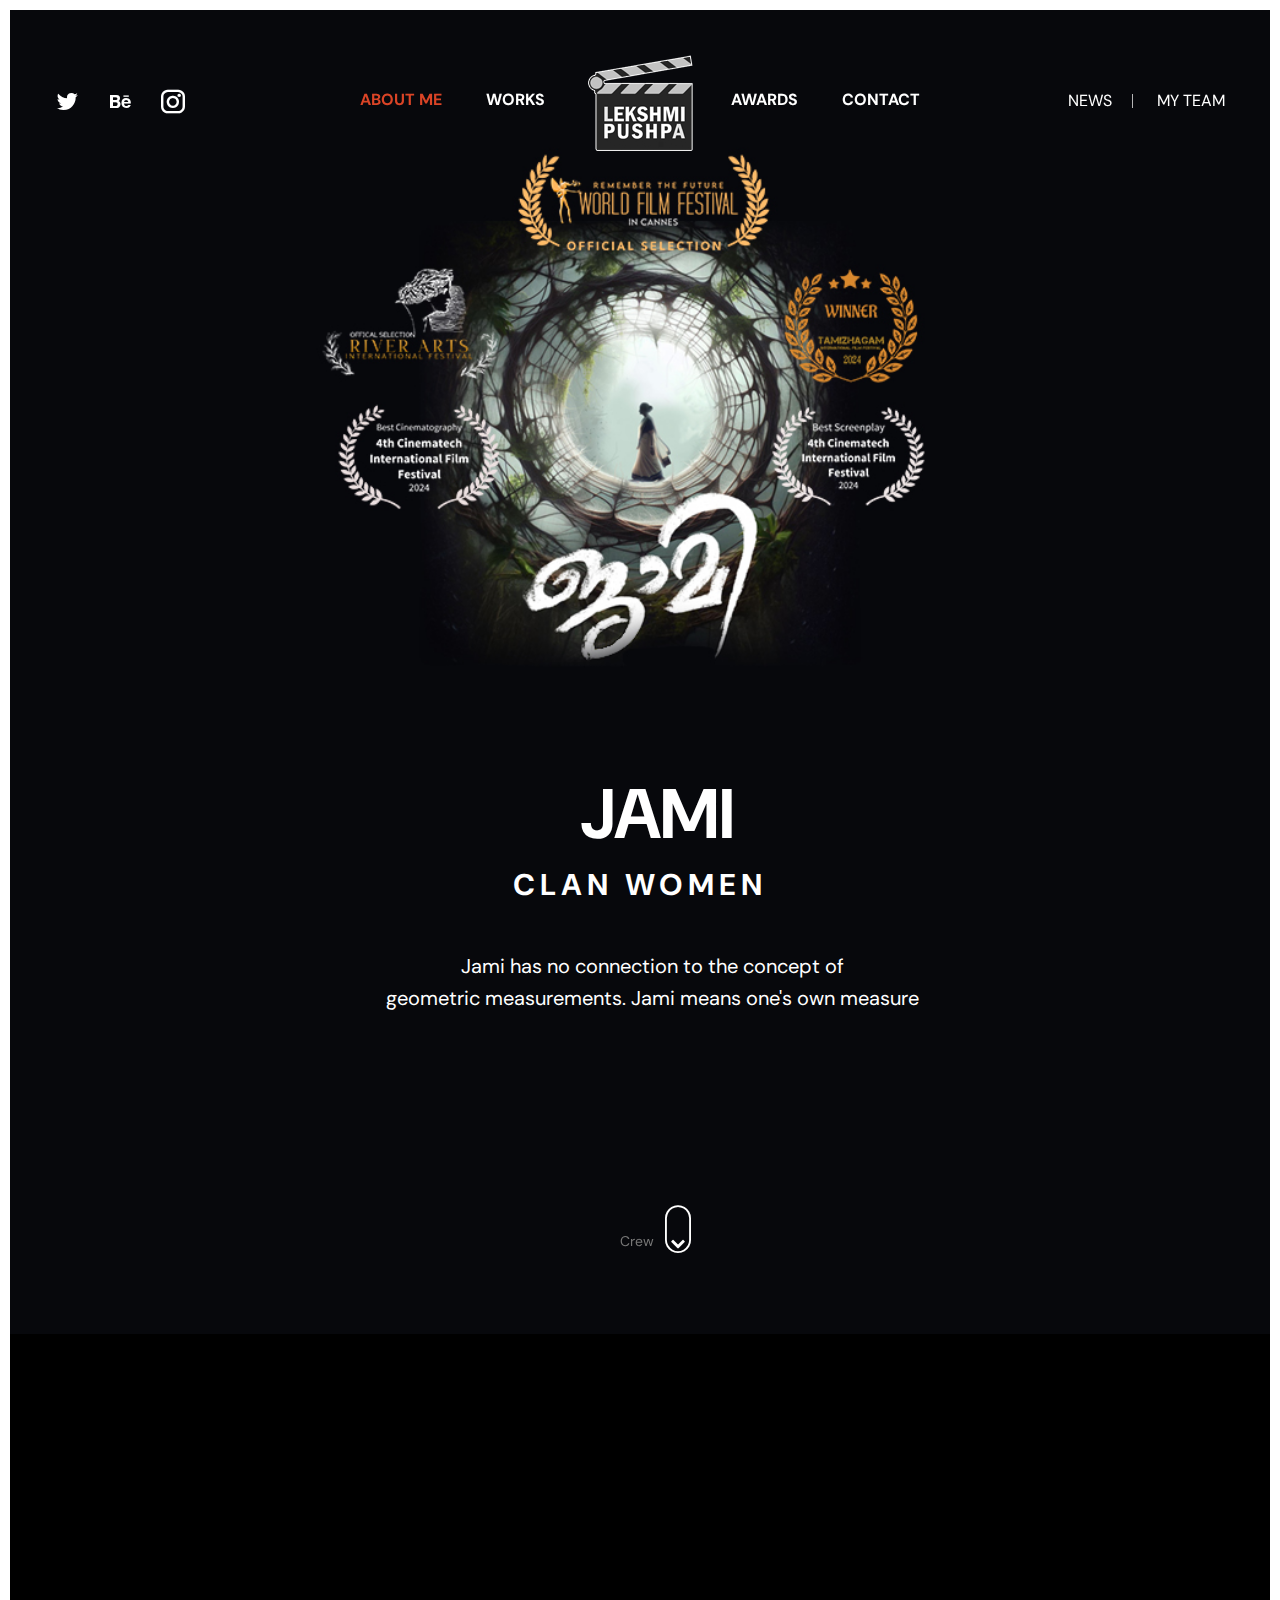
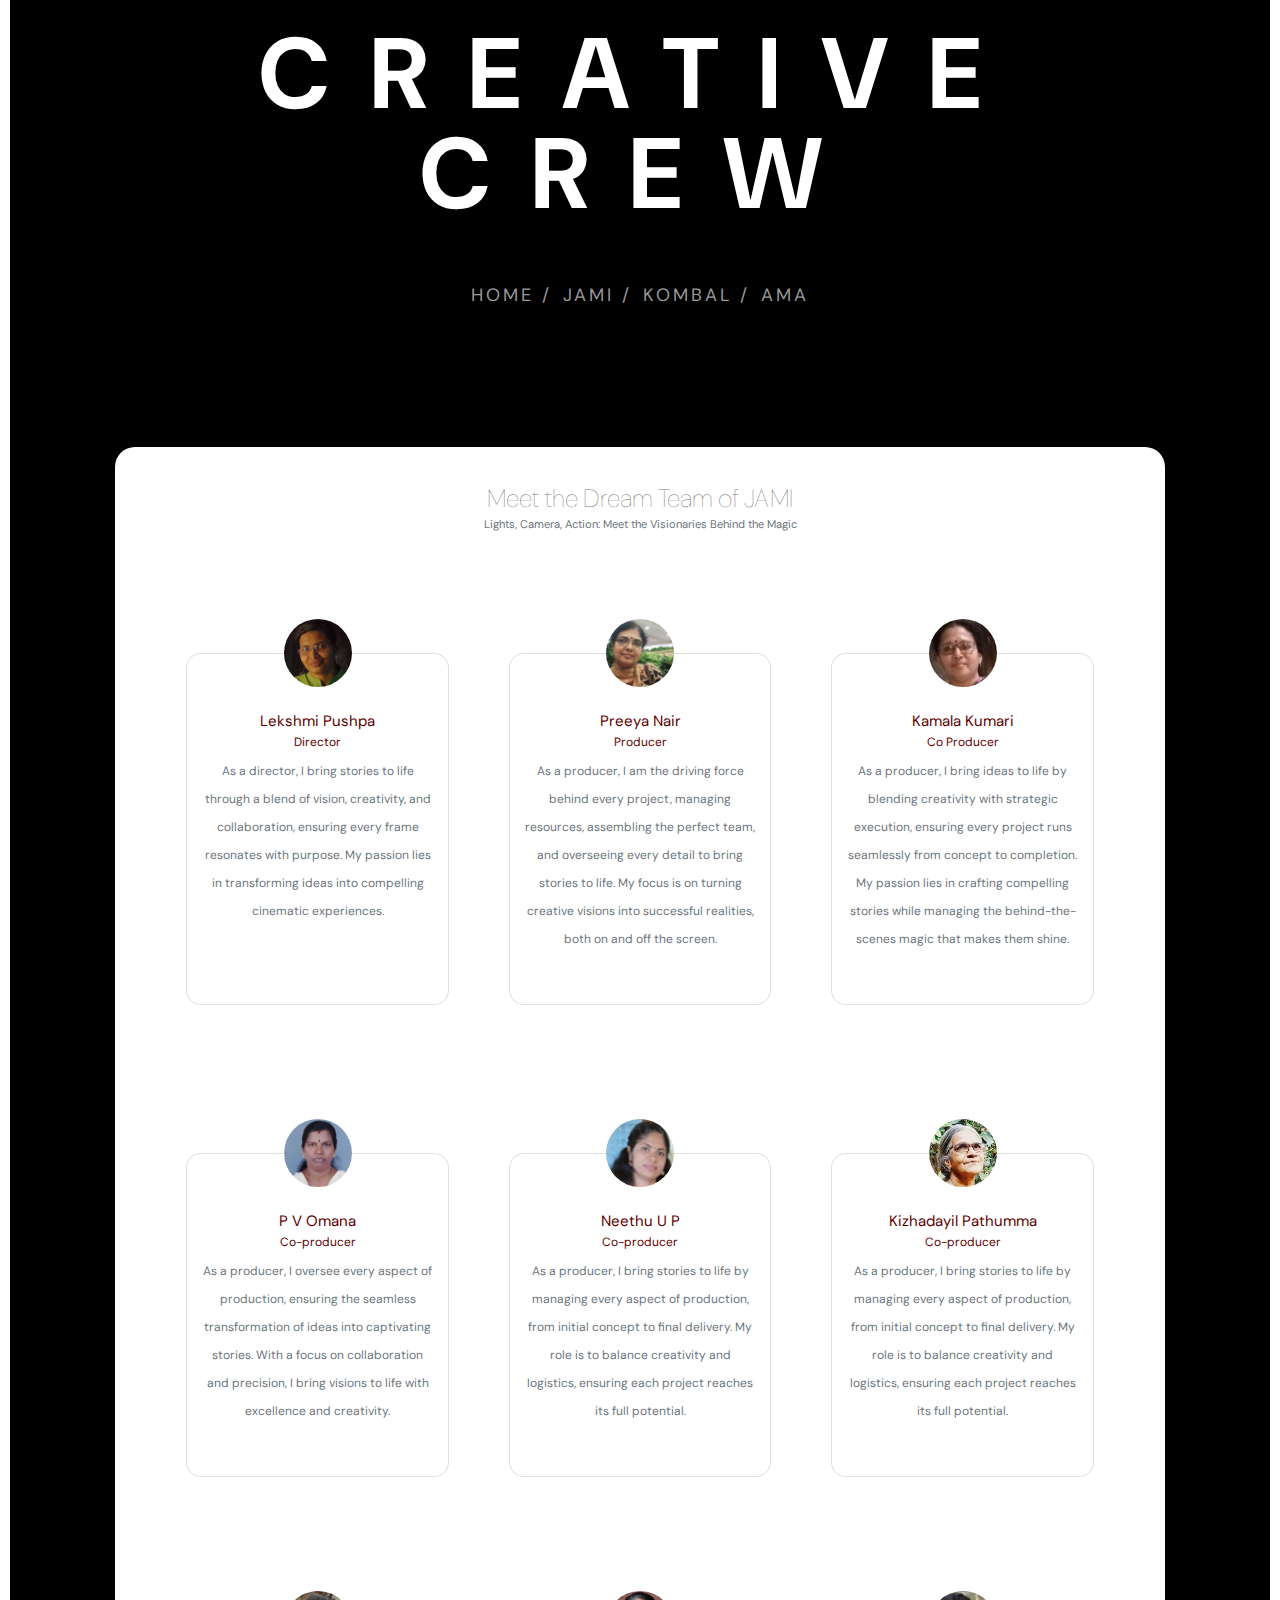
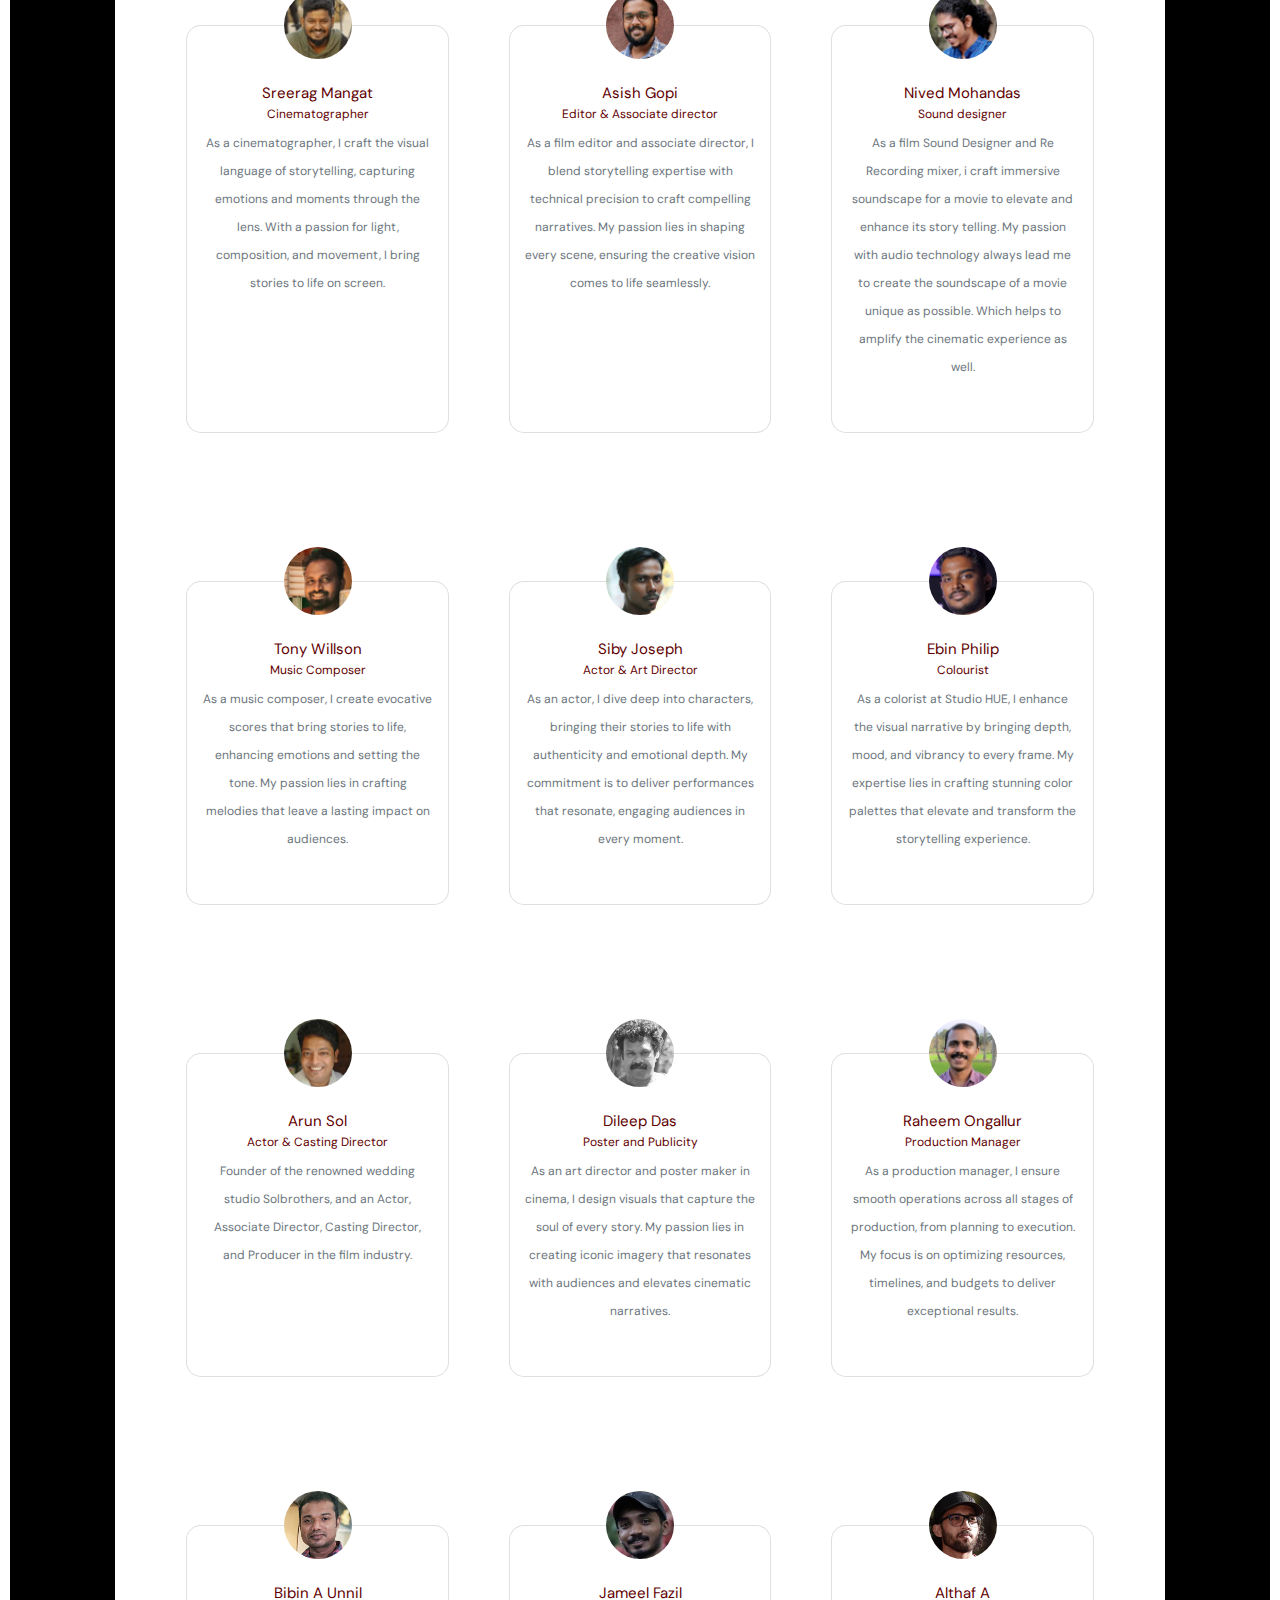
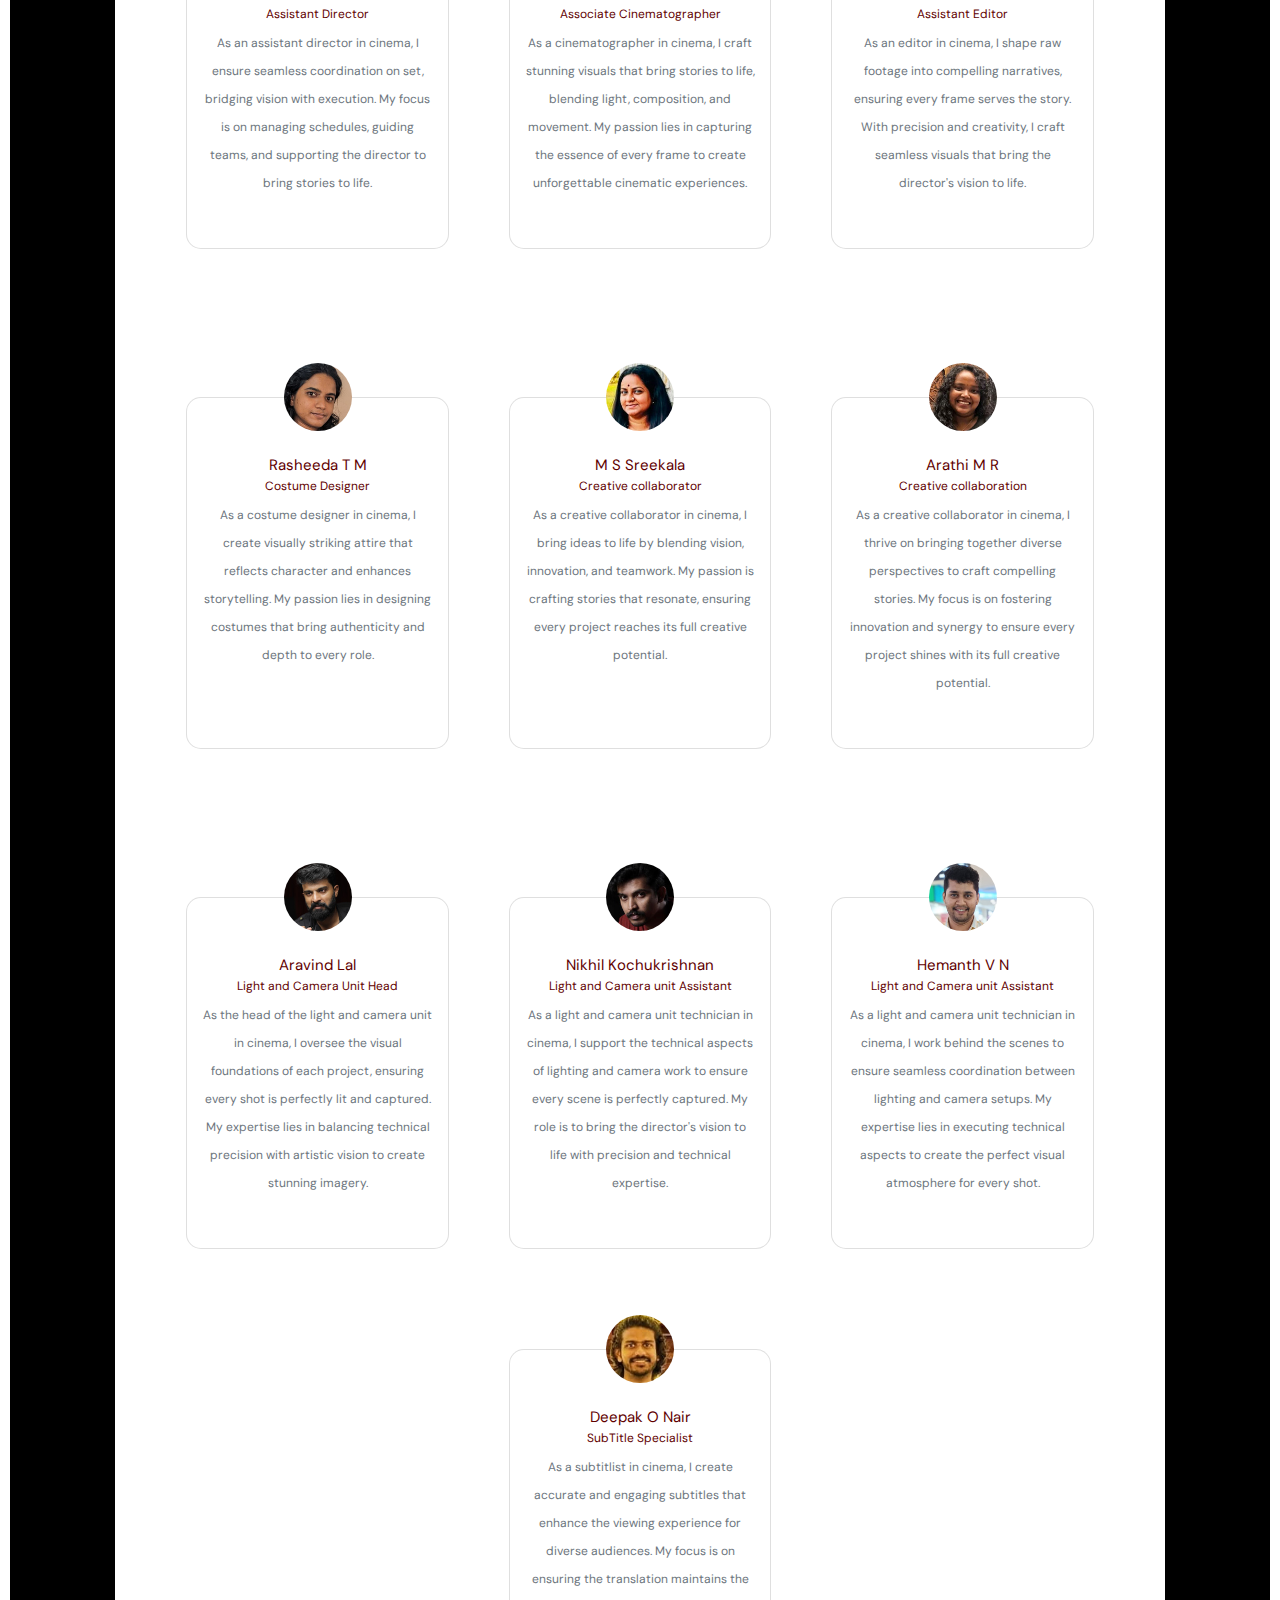
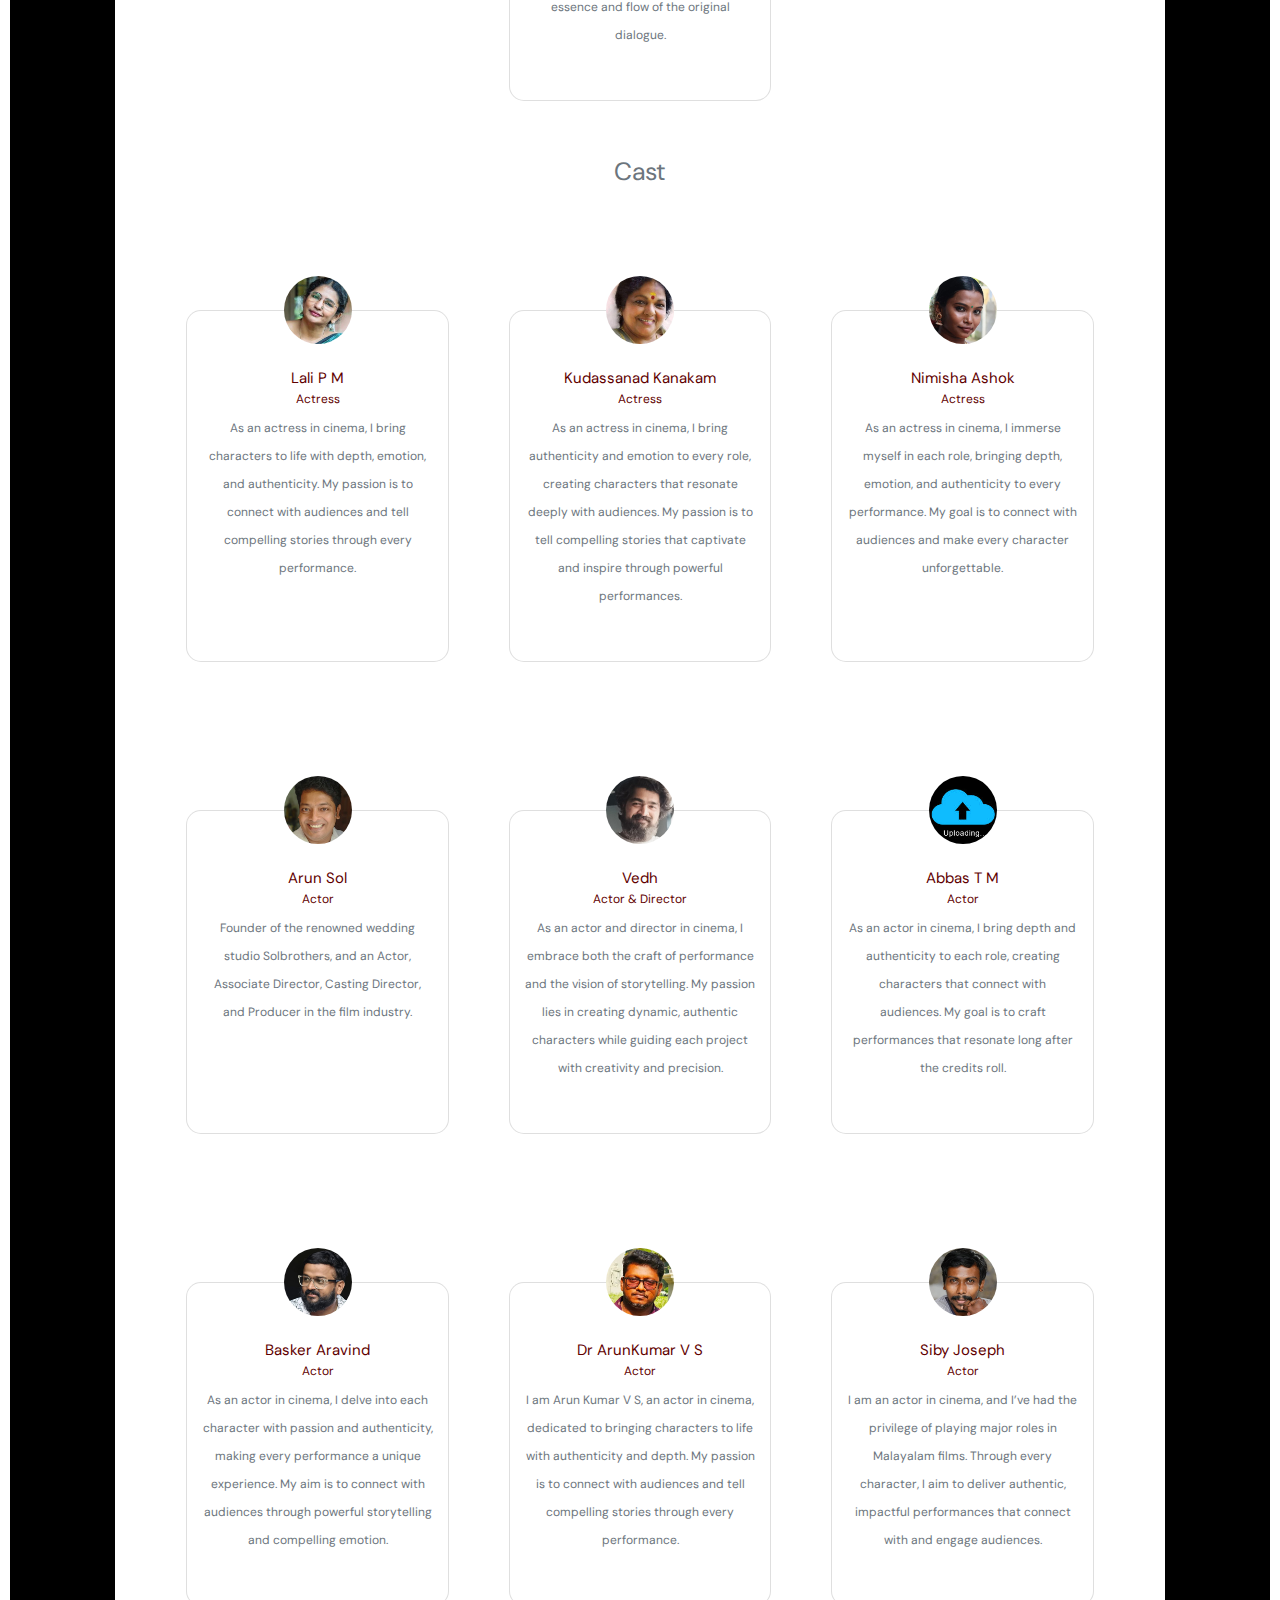
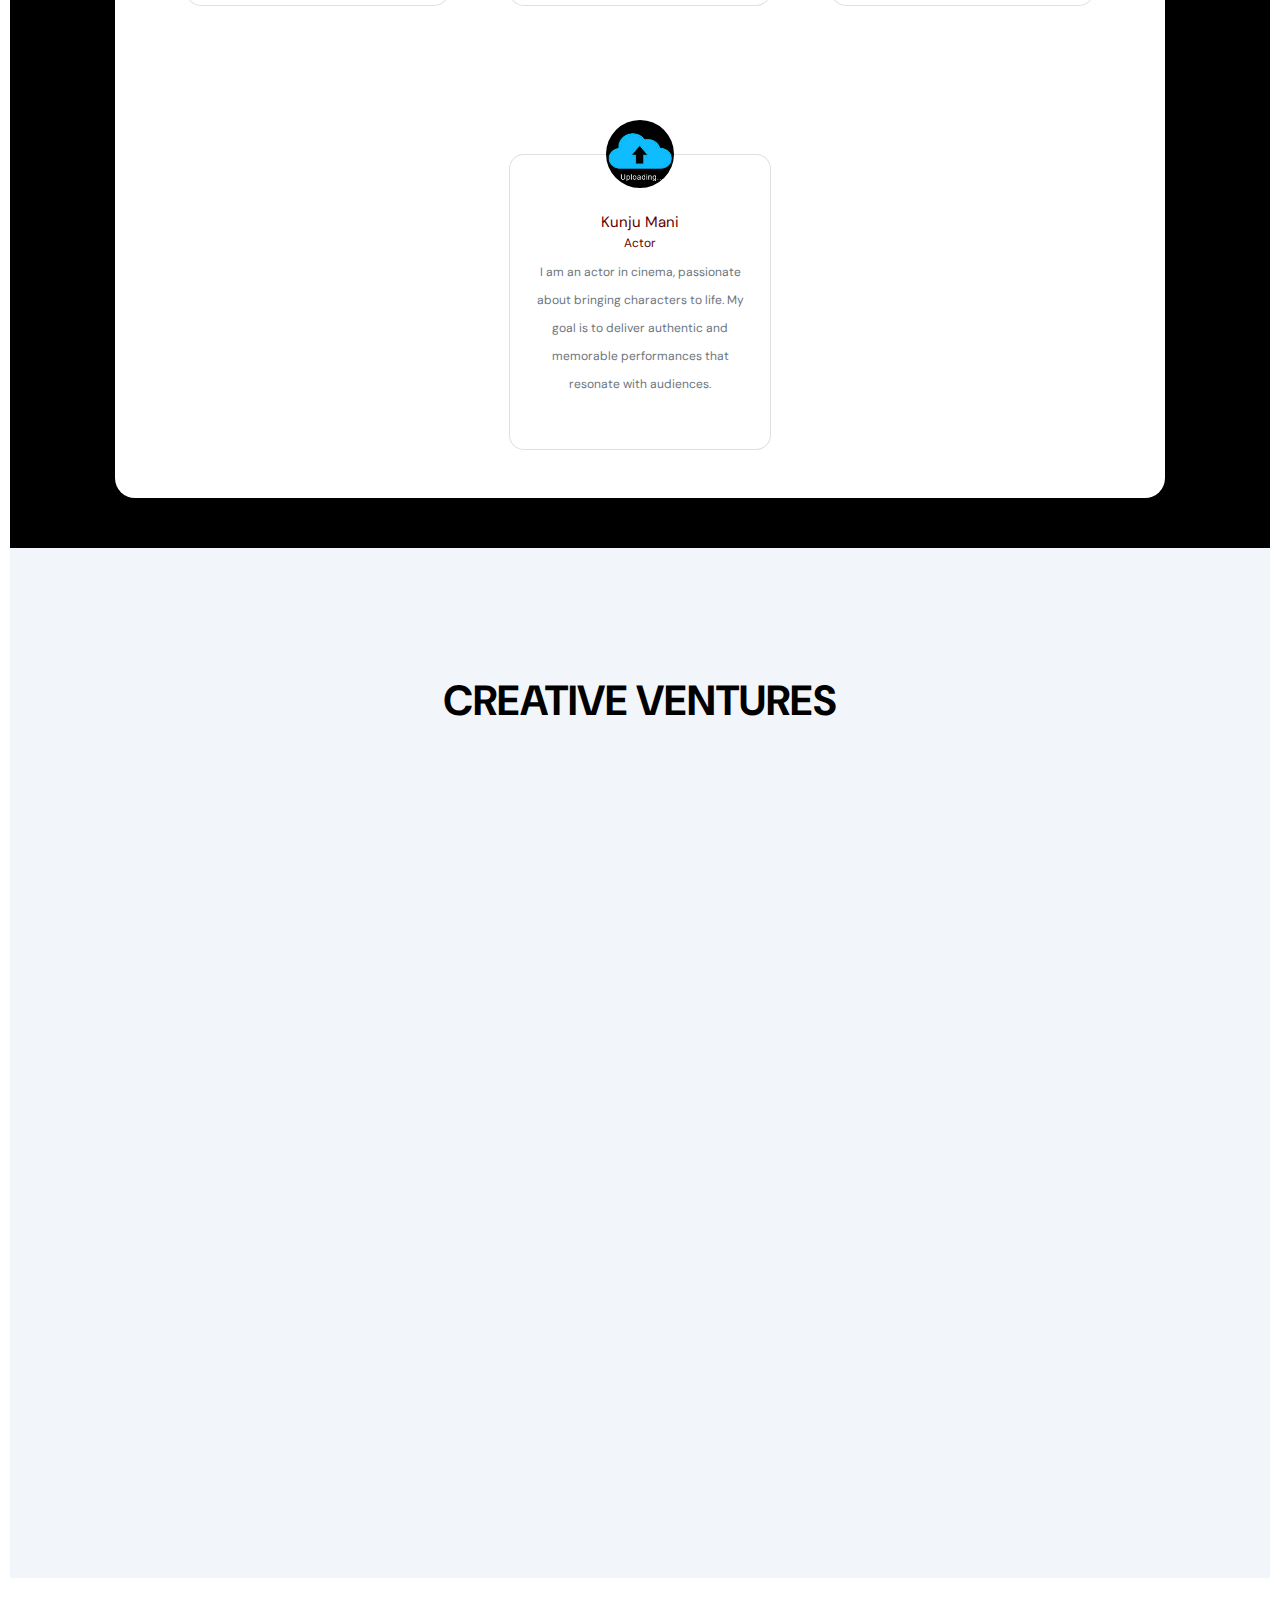
<file: team-jami.html>
<!DOCTYPE html>
<html lang="en-US">

<head>
	<meta charset="UTF-8">
	<title>Lekshmi Pushpa - Director | Writer</title>
	<meta name="description" content="Unore HTML Template is a remarkably beautiful and elegant website template and is the best choice for any type of digital agency or consulting company." />
	<meta name="viewport" content="width=device-width, initial-scale=1">
	<link rel="profile" href="https://gmpg.org/xfn/11">
	<link rel="canonical" href="Replace_with_your_PAGE_URL" />

	<!-- Stylesheets -->
	<link href="css/bootstrap.css" rel="stylesheet">
	<link href="css/main.css" rel="stylesheet">
	<link href="css/responsive.css" rel="stylesheet">
	<link href="css/teamstyle.css" rel="stylesheet">

	<!-- Open Graph (OG) meta tags are snippets of code that control how URLs are displayed when shared on social media  -->
	<!-- <meta property="og:locale" content="en_US" />
	<meta property="og:type" content="website" />
	<meta property="og:title" content="Add a Title" />
	<meta property="og:url" content="PAGE_URL" />
	<meta property="og:site_name" content="SITE_NAME" /> -->
	<!-- For the og:image content, replace the # with a link of an image -->
	<!-- <meta property="og:image" content="#" />
	<meta property="og:description" content="Add_Description_Text" /> -->

	<!-- Fonts -->
	<link href="https://fonts.googleapis.com/css2?family=DM+Sans:ital,wght@0,400;0,500;0,700;1,400;1,500;1,700&family=Karla:ital,wght@0,400;0,700;1,700&display=swap" rel="stylesheet">

	<!-- Add site Favicon -->
	<link rel="shortcut icon" href="images/favicon.png" type="image/x-icon">
	<link rel="icon" href="images/favicon.png" type="image/x-icon">
	<meta name="msapplication-TileImage" content="images/favicon.png" />

	<!-- Structured Data  -->
	<script type="application/ld+json">
{
  "@context": "http://schema.org",
  "@type": "WebSite",
  "name": "Replace_with_your_site_title",
  "url": "Replace_with_your_site_URL"
}
</script>

</head>

<body class="border-body">


	<div class="page-wrapper">

		<!-- Main Header-->
		<header class="main-header">

			<!--Header-Upper-->
			<div class="header-upper">
				<div class="auto-container">
					<div class="clearfix">

						<div class="pull-left logo-box">
							<div class="logo"><a href="index.html"><img src="images/logo.png" alt="" title=""></a></div>
						</div>

						<div class="nav-outer clearfix">
							<!-- Mobile Navigation Toggler -->
							<div class="mobile-nav-toggler"><span class="icon flaticon-menu"></span></div>
							<!-- Main Menu -->
							<nav class="main-menu navbar-expand-md">
								<div class="navbar-header">
									<button class="navbar-toggler" type="button" data-toggle="collapse"
										data-target="#navbarSupportedContent" aria-controls="navbarSupportedContent" aria-expanded="false"
										aria-label="Toggle navigation">
										<span class="icon-bar"></span>
										<span class="icon-bar"></span>
										<span class="icon-bar"></span>
									</button>
								</div>

								<div class="navbar-collapse show collapse clearfix" id="navbarSupportedContent">
									<ul class="navigation left-nav clearfix">

										<li class="current dropdown"><a href="#">About Me</a>
											<ul>
												<li><a href="about.html">Film Direction</a></li>
												<li><a href="about.html">Script</a></li>
												<li><a href="about.html">Story Writer</a></li>
											</ul>
										</li>
										
										<li class="dropdown"><a href="#">Works</a>
											<ul>
												<li><a href="work-jami.html">Jami/ Clan Women (Feature Length)</a></li>
												<li><a href="work-kompal.html">Kombal / The Girl ( Short Film)</a></li>
												<li><a href="work-ama.html">Ama (അമ) - Short Film</a></li>
                                                <li><a href="team-jami.html">My Team</a></li>
											</ul>
											<!--<ul>
												<li><a href="about.html">About Us</a></li>
											</ul>-->
										</li>
									</ul>

									<ul class="navigation right-nav clearfix">
										<li class="dropdown"><a href="#">AWARDS</a>
											<ul>
												<li><a href="award- jami.html">JAMI</a></li>
												<li><a href="award-kompal.html">Kombal</a></li>
												<li><a href="award-ama.html">AMA</a></li>
											</ul>
										</li>
										<li><a href="contact.html">Contact</a></li>
									</ul>

								</div>

							</nav>

							<!-- Social Box -->
							<ul class="social-box">
								<li><a href="https://twitter.com/"><span class="icofont-twitter"></span></a></li>
								<li><a href="https://www.behance.net/"><span class="icofont-behance"></span></a></li>
								<li><a href="https://www.instagram.com/lekshmipushpa/"><span class="icofont-instagram"></span></a></li>
							</ul>

							<!-- Outer Box -->
							<div class="outer-box">
								<ul class="language-nav">
									<li><a href="https://english.mathrubhumi.com/movies-music/news/lakshmi-pushpa-1.6217375">News</a></li>
									<li><a href="team-jami.html">My Team</a></li>
								</ul>
							</div>

						</div>

					</div>
				</div>
			</div>
			<!--End Header Upper-->

			<!-- Mobile Menu  -->
			<div class="mobile-menu">
				<div class="menu-backdrop"></div>
				<div class="close-btn"><span class="icon lnr lnr-cross"></span></div>

				<nav class="menu-box">
					<div class="nav-logo"><a href="index.html"><img src="images/logo-2.png" alt="" title=""></a></div>
					<div class="menu-outer">
						<!--Here Menu Will Come Automatically Via Javascript / Same Menu as in Header-->
					</div>
				</nav>
			</div><!-- End Mobile Menu -->

		</header>
		<!--End Main Header -->

		<!-- Banner Section -->
		<section class="banner-section">
			<div class="main-slider-carousel owl-carousel owl-theme">

				<div class="slide" style="background-image: url(images/main-slider/1\ jami.jpg)">
					<div class="auto-container">

						<div class="content-boxed">
							<div class="inner-box">
								<h1 style="letter-spacing: 0px;"><br><br><br><br><br><br>JAMI</h1>
								<h3>CLAN WOMEN</h3>
								<div class="text">Jami has no connection to the concept of<br>
									geometric measurements. Jami means one's own measure<br>
									
								</div>
							</div>
						</div>

					</div>
				</div>

				

		

			</div>

			<!-- Slider Icon Scroll -->
			<div class="slider-icon-scroll scroll-to-target" data-target=".page-title-two-section">Crew<span
					class="icofont-scroll-down"></span></div>

		</section>
		<!-- End Banner Section -->
		<!-- End Page Title Two Section -->

		<!-- Page Title Two Section -->
		<section class="page-title-two-section">
			<div class="auto-container">
				<h1 style= "color: rgb(255, 255, 255);" >CREATIVE CREW</h1>
				<ul class="page-breadcrumb">
					<li><a href="index.html">Home</a></li>
					<li><a href="team-jami.html">JAMI</a></li>
					<li><a href="team-kompal.html">KOMbAL</a></li>
					<li><a href="team-Ama.html">AMA</a></li>
					
				</ul>
			</div>
		</section>
		<!-- End Page Title Two Section -->
		
<div class='container mx-auto mt-5 col-md-10 mt-100'>
    <div class="header">
        <div class="title">Meet the Dream Team of JAMI</div>
        <p><small class="text-muted">Lights, Camera, Action: Meet the Visionaries Behind the Magic</p>
    </div>
    <div class="row justify-content-center pb-5">
        <div class="card col-md-3 mt-100">
            <div class="card-content">
                <div class="card-body p-0">
                    <div class="profile"> <img src="images/team-jami/team-1-lekshmiA.jpg"> </div>
                    <div class="card-title mt-4">Lekshmi Pushpa<br /> <small>Director</small> </div>
                    <div class="card-subtitle">
                        <p> <small class="text-muted">As a director, I bring stories to life through a blend of vision, creativity, and collaboration, ensuring every frame resonates with purpose. My passion lies in transforming ideas into compelling cinematic experiences.</small> </p>
                    </div>
                </div>
            </div>
        </div>
        <div class="card col-md-3 mt-100">
            <div class="card-content">
                <div class="card-body p-0">
                    <div class="profile"> <img src="images/team-jami/team-2-Preeya Nair.jpg"> </div>
                    <div class="card-title mt-4"> Preeya Nair<br /> <small>Producer</small> </div>
                    <div class="card-subtitle">
                        <p> <small class="text-muted">As a producer, I am the driving force behind every project, managing resources, assembling the perfect team, and overseeing every detail to bring stories to life. My focus is on turning creative visions into successful realities, both on and off the screen. </small> </p>
                    </div>
                </div>
            </div>
        </div>
        <div class="card col-md-3 mt-100">
            <div class="card-content">
                <div class="card-body p-0">
                    <div class="profile"> <img src="images/team-jami/team-3a Kamala Kumari.jpg"> </div>
                    <div class="card-title mt-4"> Kamala Kumari<br /> <small>Co Producer</small> </div>
                    <div class="card-subtitle">
                        <p> <small class="text-muted"> As a producer, I bring ideas to life by blending creativity with strategic execution, ensuring every project runs seamlessly from concept to completion. My passion lies in crafting compelling stories while managing the behind-the-scenes magic that makes them shine. </small> </p>
                    </div>
                </div>
            </div>
        </div>
    </div>



	<div class="row justify-content-center pb-5">
        <div class="card col-md-3 mt-100">
            <div class="card-content">
                <div class="card-body p-0">
                    <div class="profile"> <img src="images/team-jami/team-4-P V Omana.jpg"> </div>
                    <div class="card-title mt-4">P V Omana<br /> <small>Co-producer</small> </div>
                    <div class="card-subtitle">
                        <p> <small class="text-muted"> As a producer, I oversee every aspect of production, ensuring the seamless transformation of ideas into captivating stories. With a focus on collaboration and precision, I bring visions to life with excellence and creativity. </small> </p>
                    </div>
                </div>
            </div>
        </div>
        <div class="card col-md-3 mt-100">
            <div class="card-content">
                <div class="card-body p-0">
                    <div class="profile"> <img src="images/team-jami/team-5-Neethu U P.jpg"> </div>
                    <div class="card-title mt-4">  Neethu U P<br /> <small>Co-producer</small> </div>
                    <div class="card-subtitle">
                        <p> <small class="text-muted"> As a producer, I bring stories to life by managing every aspect of production, from initial concept to final delivery. My role is to balance creativity and logistics, ensuring each project reaches its full potential.</small> </p>
                    </div>
                </div>
            </div>	
        </div>
		<div class="card col-md-3 mt-100">
            <div class="card-content">
                <div class="card-body p-0">
                    <div class="profile"> <img src="images/team-jami/Kizhadayil Pathumma.jpg"> </div>
                    <div class="card-title mt-4">  Kizhadayil Pathumma<br /> <small>Co-producer</small> </div>
                    <div class="card-subtitle">
                        <p> <small class="text-muted"> As a producer, I bring stories to life by managing every aspect of production, from initial concept to final delivery. My role is to balance creativity and logistics, ensuring each project reaches its full potential.</small> </p>
                    </div>
                </div>
            </div>	
        </div>



       
    </div>

	<div class="row justify-content-center pb-5">

		<div class="card col-md-3 mt-100">
            <div class="card-content">
                <div class="card-body p-0">
                    <div class="profile"> <img src="images/team-jami/team-6-Sreerag Mangat.jpg"> </div>
                    <div class="card-title mt-4"> Sreerag Mangat<br /> <small>Cinematographer</small> </div>
                    <div class="card-subtitle">
                        <p> <small class="text-muted">  As a cinematographer, I craft the visual language of storytelling, capturing emotions and moments through the lens. With a passion for light, composition, and movement, I bring stories to life on screen. </small> </p>
                    </div>
                </div>
            </div>
        </div>


        <div class="card col-md-3 mt-100">
            <div class="card-content">
                <div class="card-body p-0">
                    <div class="profile"> <img src="images/team-jami/team-7-Asish Gopi.jpg"> </div>
                    <div class="card-title mt-4"> Asish Gopi<br /> <small>Editor & Associate director</small> </div>
                    <div class="card-subtitle">
                        <p> <small class="text-muted">As a film editor and associate director, I blend storytelling expertise with technical precision to craft compelling narratives. My passion lies in shaping every scene, ensuring the creative vision comes to life seamlessly.</small> </p>
                    </div>
                </div>
            </div>
        </div>
        <div class="card col-md-3 mt-100">
            <div class="card-content">
                <div class="card-body p-0">
                    <div class="profile"> <img src="images/team-jami/team-8-Nived Mohandas.jpg"> </div>
                    <div class="card-title mt-4"> Nived Mohandas<br /> <small>Sound designer</small> </div>
                    <div class="card-subtitle">
                        <p> <small class="text-muted"> As a film Sound Designer and Re Recording mixer, i craft immersive soundscape for a movie to elevate and enhance its story telling.
							My passion with audio technology always lead me to create the soundscape of a movie unique as possible. Which helps to amplify the cinematic experience as well. </small> </p>
                    </div>
                </div>
            </div>
        </div>
        
    </div>

	<div class="row justify-content-center pb-5">

		<div class="card col-md-3 mt-100">
            <div class="card-content">
                <div class="card-body p-0">
                    <div class="profile"> <img src="images/team-jami/team-9 Tony Willson.jpg"> </div>
                    <div class="card-title mt-4"> Tony Willson<br /> <small>Music Composer</small> </div>
                    <div class="card-subtitle">
                        <p> <small class="text-muted"> As a music composer, I create evocative scores that bring stories to life, enhancing emotions and setting the tone. My passion lies in crafting melodies that leave a lasting impact on audiences.</small> </p>
                    </div>
                </div>
            </div>
        </div>
		
        <div class="card col-md-3 mt-100">
            <div class="card-content">
                <div class="card-body p-0">
                    <div class="profile"> <img src="images/team-jami/team-10-Siby Joseph.jpg"> </div>
                    <div class="card-title mt-4">Siby Joseph<br /> <small>Actor & Art Director </small> </div>
                    <div class="card-subtitle">
                        <p> <small class="text-muted"> As an actor, I dive deep into characters, bringing their stories to life with authenticity and emotional depth. My commitment is to deliver performances that resonate, engaging audiences in every moment. </small> </p>
                    </div>
                </div>
            </div>
        </div>
        <div class="card col-md-3 mt-100">
            <div class="card-content">
                <div class="card-body p-0">
                    <div class="profile"> <img src="images/team-jami/team-11-Ebin Philip.jpg"> </div>
                    <div class="card-title mt-4"> Ebin Philip <br /> <small>Colourist </small> </div>
                    <div class="card-subtitle">
                        <p> <small class="text-muted"> As a colorist at Studio HUE, I enhance the visual narrative by bringing depth, mood, and vibrancy to every frame. My expertise lies in crafting stunning color palettes that elevate and transform the storytelling experience. </small> </p>
                    </div>
                </div>
            </div>
        </div>
       
    </div>

	<div class="row justify-content-center pb-5">
		<div class="card col-md-3 mt-100">
            <div class="card-content">
                <div class="card-body p-0">
                    <div class="profile"> <img src="images/team-jami/team-12-Arun Sol.jpg"> </div>
                    <div class="card-title mt-4"> Arun Sol<br /> <small>Actor & Casting Director</small> </div>
                    <div class="card-subtitle">
                        <p> <small class="text-muted"> Founder of the renowned wedding studio Solbrothers, and an Actor, Associate Director, Casting Director, and Producer in the film industry. </small> </p>
                    </div>
                </div>
            </div>
        </div>


        <div class="card col-md-3 mt-100">
            <div class="card-content">
                <div class="card-body p-0">
                    <div class="profile"> <img src="images/team-jami/team-17-Dileep Das.jpg"> </div>
                    <div class="card-title mt-4"> Dileep Das<br /> <small>Poster and Publicity</small> </div>
                    <div class="card-subtitle">
                        <p> <small class="text-muted"> As an art director and poster maker in cinema, I design visuals that capture the soul of every story. My passion lies in creating iconic imagery that resonates with audiences and elevates cinematic narratives. </small> </p>
                    </div>
                </div>
            </div>
        </div>
        <div class="card col-md-3 mt-100">
            <div class="card-content">
                <div class="card-body p-0">
                    <div class="profile"> <img src="images/team-jami/team-13-Raheem Ongallur.jpg"> </div>
                    <div class="card-title mt-4">Raheem Ongallur<br /> <small> Production Manager </small> </div>
                    <div class="card-subtitle">
                        <p> <small class="text-muted"> As a production manager, I ensure smooth operations across all stages of production, from planning to execution. My focus is on optimizing resources, timelines, and budgets to deliver exceptional results. </small> </p>
                    </div>
                </div>
            </div>

			
        </div>
        
    </div>

	<div class="row justify-content-center pb-5">
		<div class="card col-md-3 mt-100">
            <div class="card-content">
                <div class="card-body p-0">
                    <div class="profile"> <img src="images/team-jami/team-15-Bibin A Unni.jpg"> </div>
                    <div class="card-title mt-4"> Bibin A Unnil<br /> <small>Assistant Director </small> </div>
                    <div class="card-subtitle">
                        <p> <small class="text-muted"> As an assistant director in cinema, I ensure seamless coordination on set, bridging vision with execution. My focus is on managing schedules, guiding teams, and supporting the director to bring stories to life. </small> </p>
                    </div>
                </div>
            </div>
        </div>
        <div class="card col-md-3 mt-100">
            <div class="card-content">
                <div class="card-body p-0">
                    <div class="profile"> <img src="images/team-jami/team-14-Jameel Fazil.jpg"> </div>
                    <div class="card-title mt-4"> Jameel Fazil<br /> <small>Associate Cinematographer</small> </div>
                    <div class="card-subtitle">
                        <p> <small class="text-muted"> As a cinematographer in cinema, I craft stunning visuals that bring stories to life, blending light, composition, and movement. My passion lies in capturing the essence of every frame to create unforgettable cinematic experiences. </small> </p>
                    </div>
                </div>
            </div>
        </div>
        <div class="card col-md-3 mt-100">
            <div class="card-content">
                <div class="card-body p-0">
                    <div class="profile"> <img src="images/team-jami/team-16-Althaf A.jpg"> </div>
                    <div class="card-title mt-4"> Althaf A<br /> <small>Assistant Editor </small> </div>
                    <div class="card-subtitle">
                        <p> <small class="text-muted"> As an editor in cinema, I shape raw footage into compelling narratives, ensuring every frame serves the story. With precision and creativity, I craft seamless visuals that bring the director's vision to life. </small> </p>
                    </div>
                </div>
            </div>
        </div>
        
    </div>

	
	<div class="row justify-content-center pb-5">
		<div class="card col-md-3 mt-100">
            <div class="card-content">
                <div class="card-body p-0">
                    <div class="profile"> <img src="images/team-jami/team-18-Rasheeda T M.jpg"> </div>
                    <div class="card-title mt-4"> Rasheeda T M<br /> <small>Costume Designer </small> </div>
                    <div class="card-subtitle">
                        <p> <small class="text-muted"> As a costume designer in cinema, I create visually striking attire that reflects character and enhances storytelling. My passion lies in designing costumes that bring authenticity and depth to every role.</small> </p>
                    </div>
                </div>
            </div>
        </div>


        <div class="card col-md-3 mt-100">
            <div class="card-content">
                <div class="card-body p-0">
                    <div class="profile"> <img src="images/team-jami/team-19-M S Sreekala.jpg"> </div>
                    <div class="card-title mt-4">M S Sreekala<br /> <small>Creative collaborator</small> </div>
                    <div class="card-subtitle">
                        <p> <small class="text-muted"> As a creative collaborator in cinema, I bring ideas to life by blending vision, innovation, and teamwork. My passion is crafting stories that resonate, ensuring every project reaches its full creative potential.</small> </p>
                    </div>
                </div>
            </div>
        </div>
        <div class="card col-md-3 mt-100">
            <div class="card-content">
                <div class="card-body p-0">
                    <div class="profile"> <img src="images/team-jami/team-20-Arathi M R.jpg"> </div>
                    <div class="card-title mt-4"> Arathi M R<br /> <small>Creative collaboration</small> </div>
                    <div class="card-subtitle">
                        <p> <small class="text-muted"> As a creative collaborator in cinema, I thrive on bringing together diverse perspectives to craft compelling stories. My focus is on fostering innovation and synergy to ensure every project shines with its full creative potential. </small> </p>
                    </div>
                </div>
            </div>
        </div>
       
    </div>

	<div class="row justify-content-center pb-5">
		<div class="card col-md-3 mt-100">
            <div class="card-content">
                <div class="card-body p-0">
                    <div class="profile"> <img src="images/team-jami/team-24-Aravind Lal.jpg"> </div>
                    <div class="card-title mt-4"> Aravind Lal  <br /> <small>Light and Camera Unit Head</small> </div>
                    <div class="card-subtitle">
                        <p> <small class="text-muted"> As the head of the light and camera unit in cinema, I oversee the visual foundations of each project, ensuring every shot is perfectly lit and captured. My expertise lies in balancing technical precision with artistic vision to create stunning imagery. </small> </p>
                    </div>
                </div>
            </div>
        </div>


        <div class="card col-md-3 mt-100">
            <div class="card-content">
                <div class="card-body p-0">
                    <div class="profile"> <img src="images/team-jami/team-22-Nikhil Kochukrishnan.jpg"> </div>
                    <div class="card-title mt-4"> Nikhil Kochukrishnan<br /> <small>Light and Camera unit Assistant</small> </div>
                    <div class="card-subtitle">
                        <p> <small class="text-muted"> As a light and camera unit technician in cinema, I support the technical aspects of lighting and camera work to ensure every scene is perfectly captured. My role is to bring the director's vision to life with precision and technical expertise.</small> </p>
                    </div>
                </div>
            </div>
        </div>
        <div class="card col-md-3 mt-100">
            <div class="card-content">
                <div class="card-body p-0">
                    <div class="profile"> <img src="images/team-jami/team-23-Hemanth V N.jpg"> </div>
                    <div class="card-title mt-4"> Hemanth V N<br /> <small>Light and Camera unit Assistant</small> </div>
                    <div class="card-subtitle">
                        <p> <small class="text-muted"> As a light and camera unit technician in cinema, I work behind the scenes to ensure seamless coordination between lighting and camera setups. My expertise lies in executing technical aspects to create the perfect visual atmosphere for every shot. </small> </p>
                    </div>
                </div>
            </div>
        </div>
        <div class="card col-md-3 mt-100">
            <div class="card-content">
                <div class="card-body p-0">
                    <div class="profile"> <img src="images/team-jami/team-21-Deepak O Nair.jpg"> </div>
                    <div class="card-title mt-4"> Deepak O Nair<br /> <small>SubTitle Specialist </small> </div>
                    <div class="card-subtitle">
                        <p> <small class="text-muted"> As a subtitlist in cinema, I create accurate and engaging subtitles that enhance the viewing experience for diverse audiences. My focus is on ensuring the translation maintains the essence and flow of the original dialogue. </small> </p>
                    </div>
                </div>
            </div>
        </div>
    </div>
<div><p style="font-size: 25px;">Cast</p></div>
	<div class="row justify-content-center pb-5">
        <div class="card col-md-3 mt-100">
            <div class="card-content">
                <div class="card-body p-0">
                    <div class="profile"> <img src="images/Artist/Lali P M.jpg"> </div>
                    <div class="card-title mt-4"> Lali P M<br /> <small>Actress</small> </div>
                    <div class="card-subtitle">
                        <p> <small class="text-muted"> As an actress in cinema, I bring characters to life with depth, emotion, and authenticity. My passion is to connect with audiences and tell compelling stories through every performance. </small> </p>
                    </div>
                </div>
            </div>
        </div>
        <div class="card col-md-3 mt-100">
            <div class="card-content">
                <div class="card-body p-0">
                    <div class="profile"> <img src="images/Artist/Kudassanad Kanakam.jpg"> </div>
                    <div class="card-title mt-4"> Kudassanad Kanakam <br /> <small>Actress</small> </div>
                    <div class="card-subtitle">
                        <p> <small class="text-muted"> As an actress in cinema, I bring authenticity and emotion to every role, creating characters that resonate deeply with audiences. My passion is to tell compelling stories that captivate and inspire through powerful performances. </small> </p>
                    </div>
                </div>
            </div>
        </div>
        <div class="card col-md-3 mt-100">
            <div class="card-content">
                <div class="card-body p-0">
                    <div class="profile"> <img src="images/Artist/nimisha ashok.jpg"> </div>
                    <div class="card-title mt-4"> Nimisha Ashok<br /> <small>Actress</small> </div>
                    <div class="card-subtitle">
                        <p> <small class="text-muted">  As an actress in cinema, I immerse myself in each role, bringing depth, emotion, and authenticity to every performance. My goal is to connect with audiences and make every character unforgettable. </small> </p>
                    </div>
                </div>
            </div>
        </div>
    </div>

	<div class="row justify-content-center pb-5">
        <div class="card col-md-3 mt-100">
            <div class="card-content">
                <div class="card-body p-0">
                    <div class="profile"> <img src="images/Artist/Arun Sol.jpg"> </div>
                    <div class="card-title mt-4"> Arun Sol<br /> <small>Actor</small> </div>
                    <div class="card-subtitle">
                        <p> <small class="text-muted"> Founder of the renowned wedding studio Solbrothers, and an Actor, Associate Director, Casting Director, and Producer in the film industry.</small> </p>
                    </div>
                </div>
            </div>
        </div>
        <div class="card col-md-3 mt-100">
            <div class="card-content">
                <div class="card-body p-0">
                    <div class="profile"> <img src="images/Artist/Vedh.jpg"> </div>
                    <div class="card-title mt-4"> Vedh<br /> <small>Actor & Director</small> </div>
                    <div class="card-subtitle">
                        <p> <small class="text-muted"> As an actor and director in cinema, I embrace both the craft of performance and the vision of storytelling. My passion lies in creating dynamic, authentic characters while guiding each project with creativity and precision.</small> </p>
                    </div>
                </div>
            </div>
        </div>
        <div class="card col-md-3 mt-100">
            <div class="card-content">
                <div class="card-body p-0">
                    <div class="profile"> <img src="images/Artist/Abbas T M.jpg"> </div>
                    <div class="card-title mt-4"> Abbas T M<br /> <small>Actor</small> </div>
                    <div class="card-subtitle">
                        <p> <small class="text-muted"> As an actor in cinema, I bring depth and authenticity to each role, creating characters that connect with audiences. My goal is to craft performances that resonate long after the credits roll.</small> </p>
                    </div>
                </div>
            </div>
        </div>
    </div>

	<div class="row justify-content-center pb-5">
        <div class="card col-md-3 mt-100">
            <div class="card-content">
                <div class="card-body p-0">
                    <div class="profile"> <img src="images/Artist/Basker Aravind.jpg"> </div>
                    <div class="card-title mt-4"> Basker Aravind<br /> <small>Actor</small> </div>
                    <div class="card-subtitle">
                        <p> <small class="text-muted"> As an actor in cinema, I delve into each character with passion and authenticity, making every performance a unique experience. My aim is to connect with audiences through powerful storytelling and compelling emotion. </small> </p>
                    </div>
                </div>
            </div>
        </div>
        <div class="card col-md-3 mt-100">
            <div class="card-content">
                <div class="card-body p-0">
                    <div class="profile"> <img src="images/Artist/Arun Kumar V S.jpg"> </div>
                    <div class="card-title mt-4"> Dr ArunKumar V S<br /> <small>Actor</small> </div>
                    <div class="card-subtitle">
                        <p> <small class="text-muted"> I am Arun Kumar V S, an actor in cinema, dedicated to bringing characters to life with authenticity and depth. My passion is to connect with audiences and tell compelling stories through every performance. </small> </p>
                    </div>
                </div>
            </div>
        </div>
        <div class="card col-md-3 mt-100">
            <div class="card-content">
                <div class="card-body p-0">
                    <div class="profile"> <img src="images/Artist/Siby Joseph.jpg"> </div>
                    <div class="card-title mt-4"> Siby Joseph<br /> <small>Actor</small> </div>
                    <div class="card-subtitle">
                        <p> <small class="text-muted"> I am an actor in cinema, and I’ve had the privilege of playing major roles in Malayalam films. Through every character, I aim to deliver authentic, impactful performances that connect with and engage audiences. </small> </p>
                    </div>
                </div>
            </div>
        </div>
    </div>

	<div class="row justify-content-center pb-5">
        <div class="card col-md-3 mt-100">
            <div class="card-content">
                <div class="card-body p-0">
                    <div class="profile"> <img src="images/Artist/Kunju Mani.jpg"> </div>
                    <div class="card-title mt-4"> Kunju Mani	<br /> <small>Actor</small> </div>
                    <div class="card-subtitle">
                        <p> <small class="text-muted"> I am an actor in cinema, passionate about bringing characters to life. My goal is to deliver authentic and memorable performances that resonate with audiences. </small> </p>
                    </div>
                </div>
            </div>
        </div>
        
        
    </div>

	


</div>      


		<!--End Team Section -->

		
		<section class="press-section">
			<div class="auto-container">
				<div class="sec-title centered">
					<h2>Creative Ventures</h2>
				</div>
				<div class="row clearfix">

					<!-- Press Image Block -->
					<div class="press-image-block col-lg-4 col-md-6 col-sm-12">
						<div class="inner-box wow fadeInUp" data-wow-delay="0ms" data-wow-duration="1500ms">
							<div class="image">
								<img src="images/resource/press.jpg" alt="" />
								<div class="post-date">25<span>Nov, 2021</span></div>
							<div class="title">Breakthrough</div>
							<h4><a href="https://english.mathrubhumi.com/movies-music/news/lakshmi-pushpa-1.6217375">Honored as Best Female Director at the Cannes World Film Festival.</a></h4>
							</div>
						</div>
					</div>

					<!-- Press Image Block -->
					<div class="press-image-block col-lg-4 col-md-6 col-sm-12">
						<div class="inner-box wow fadeInUp" data-wow-delay="0ms" data-wow-duration="1500ms">
							<div class="image">
								<img src="images/resource/press 1.jpg" alt="" />
								<div class="post-date">26<span>Jan, 2023</span></div>
							<div class="title">Breakthrough</div>
							<h4><a href="https://www.facebook.com/lekshmip.nair.10/videos/1922142214801802">Honored with the Best Story Writer award at the 2021 Kerala State Television Awards.</a></h4>
							</div>
						</div>
					</div>

					<!-- Press Image Block -->
					<div class="press-image-block col-lg-4 col-md-6 col-sm-12">
						<div class="inner-box wow fadeInUp" data-wow-delay="0ms" data-wow-duration="1500ms">
							<div class="image">
								<img src="images/resource/press 3.jpg" alt="" />
								<div class="post-date">25<span>Dec, 2024</span></div>
							<div class="title">Breakthrough</div>
							<h4><a href="blog-detail.html">Received the Best Screenplay award at the Cinematech International Film Festival.</a></h4>
							</div>
						</div>
					</div>


				</div>
			</div>
		</section>
		<!-- End Press Section -->

		<!-- Main Footer -->
		<footer class="main-footer" style="background-color:white;">
			<div class="auto-container">
				<!--Widgets Section-->
				<div class="widgets-section">
					<div class="row clearfix">

						<!-- Footer Column -->
						<div class="footer-column col-lg-4 col-md-6 col-sm-12">
							<div class="footer-widget office-widget wow fadeInUp" data-wow-delay="0ms" data-wow-duration="1500ms">
								<h4>Contact Me</h4>
								<ul class="location-list">
									<li><h5>Don't hesitate to get in touch <br> Your inquiries are always welcome.</h5></li>
									<li><a href="mailto:lekshmipushpa000@gmail.com"><h5>lekshmipushpa000@gmail.com</h5></a></li>
									<li><a href="jamimovie2024@gmail.com"><h5>jamimovie2024@gmail.com</h5></a></li>
								</ul>
								<!-- Social Box -->
								<ul class="social-box">
									<li><a href="https://twitter.com/" class="icofont-twitter"></a></li>
									<li class="facebook"><a href="https://www.facebook.com/lekshmip.nair.10" class="icofont-facebook"></a></li>
									<li class="google"><a href="https://www.bing.com/images/search?view=detailV2&ccid=rcxxdT9U&id=4D12485B9E70BFD5E77334C337F9FAC352E354DE&thid=OIP.rcxxdT9UnERzPTBeEs0bdgHaD2&mediaurl=https%3A%2F%2Fimg.onmanorama.com%2Fcontent%2Fdam%2Fmm%2Fen%2Fentertainment%2Fentertainment-news%2Fimages%2F2021%2F11%2F27%2Fkombal-short-film.jpg&exph=650&expw=1248&q=lekshmi+pushpa&simid=608052406718762101&form=IRPRST&ck=1CC7478E4C9CDD2B4B4A67F1EA79CFAC&selectedindex=5&itb=0&cw=1145&ch=535&ajaxhist=0&ajaxserp=0&vt=2&sim=15,0&ajaxhist=0&ajaxserp=0" class="icofont-google-plus"></a></li>
									<li class="behance"><a href="https://www.behance.net/" class="icofont-behance"></a></li>
									<li class="instagram"><a href="https://www.instagram.com/lekshmipushpa/" class="icofont-instagram"></a></li>
								</ul>
							</div>
						</div>

						<!-- Footer Column -->
						<div class="footer-column col-lg-4 col-md-12 col-sm-12">
							<div class="footer-widget logo-widget wow fadeInUp" data-wow-delay="0ms" data-wow-duration="1500ms">
								<div class="logo">
									<a href="index.html"><img src="images/footer-logo.png" alt="" /></a>
								</div>
							</div>
						</div>

						<!-- Footer Column -->
						<div class="footer-column col-lg-4 col-md-6 col-sm-12">
							<div class="footer-widget twitter-widget wow fadeInUp" data-wow-delay="0ms" data-wow-duration="1500ms">
								<h4>Social media</h4>
								<div class="facebook"><h5>
									Contact me without hesitation. <br> facebook: <a href="https://www.facebook.com/lekshmip.nair.10">Lekshmi Pushpa</a><br>
								</h5>
								</div>
								<div><li>...................................................................</li></div>
								<div class="instagram"><h5>
									Your connection is welcome.<br> Me on instagram: <a href="https://www.instagram.com/lekshmipushpa/">lekshmipushpa</a><br>
								</h5>
								</div>
							</div>
						</div>

					</div>
				</div>
			</div>
			<div class="footer-bottom wow fadeInUp" data-wow-delay="0ms" data-wow-duration="1500ms">
				<div class="auto-container">
					<div class="copyright">Where creativity meets expertise.

						<script type="text/javascript">document.write;</script> Designed with passion, your multimedia expert<i class="icon-heart text-danger" aria-hidden="true"></i> - <a
							href="https://www.instagram.com/asishgopi/" target="_blank">Asish Gopi</a>
					</div>
				</div>
			</div>
		</footer>

	</div>
	<!--End pagewrapper-->

	<!-- Scroll To Top -->
	<div class="scroll-to-top scroll-to-target" data-target="html"><span class="fa fa-arrow-circle-up"></span></div>

	<script src="js/jquery.js"></script>
	<script src="js/popper.min.js"></script>
	<script src="js/bootstrap.min.js"></script>
	<script src="js/jquery.mCustomScrollbar.concat.min.js"></script>
	<script src="js/jquery.fancybox.js"></script>
	<script src="js/appear.js"></script>
	<script src="js/owl.js"></script>
	<script src="js/wow.js"></script>
	<script src="js/parallax.min.js"></script>
	<script src="js/tilt.jquery.min.js"></script>
	<script src="js/jquery.paroller.min.js"></script>
	<script src="js/mixitup.js"></script>
	<script src="js/validate.js"></script>
	<script src="js/jquery-ui.js"></script>
	<script src="js/script.js"></script>

</body>

</html>
</file>
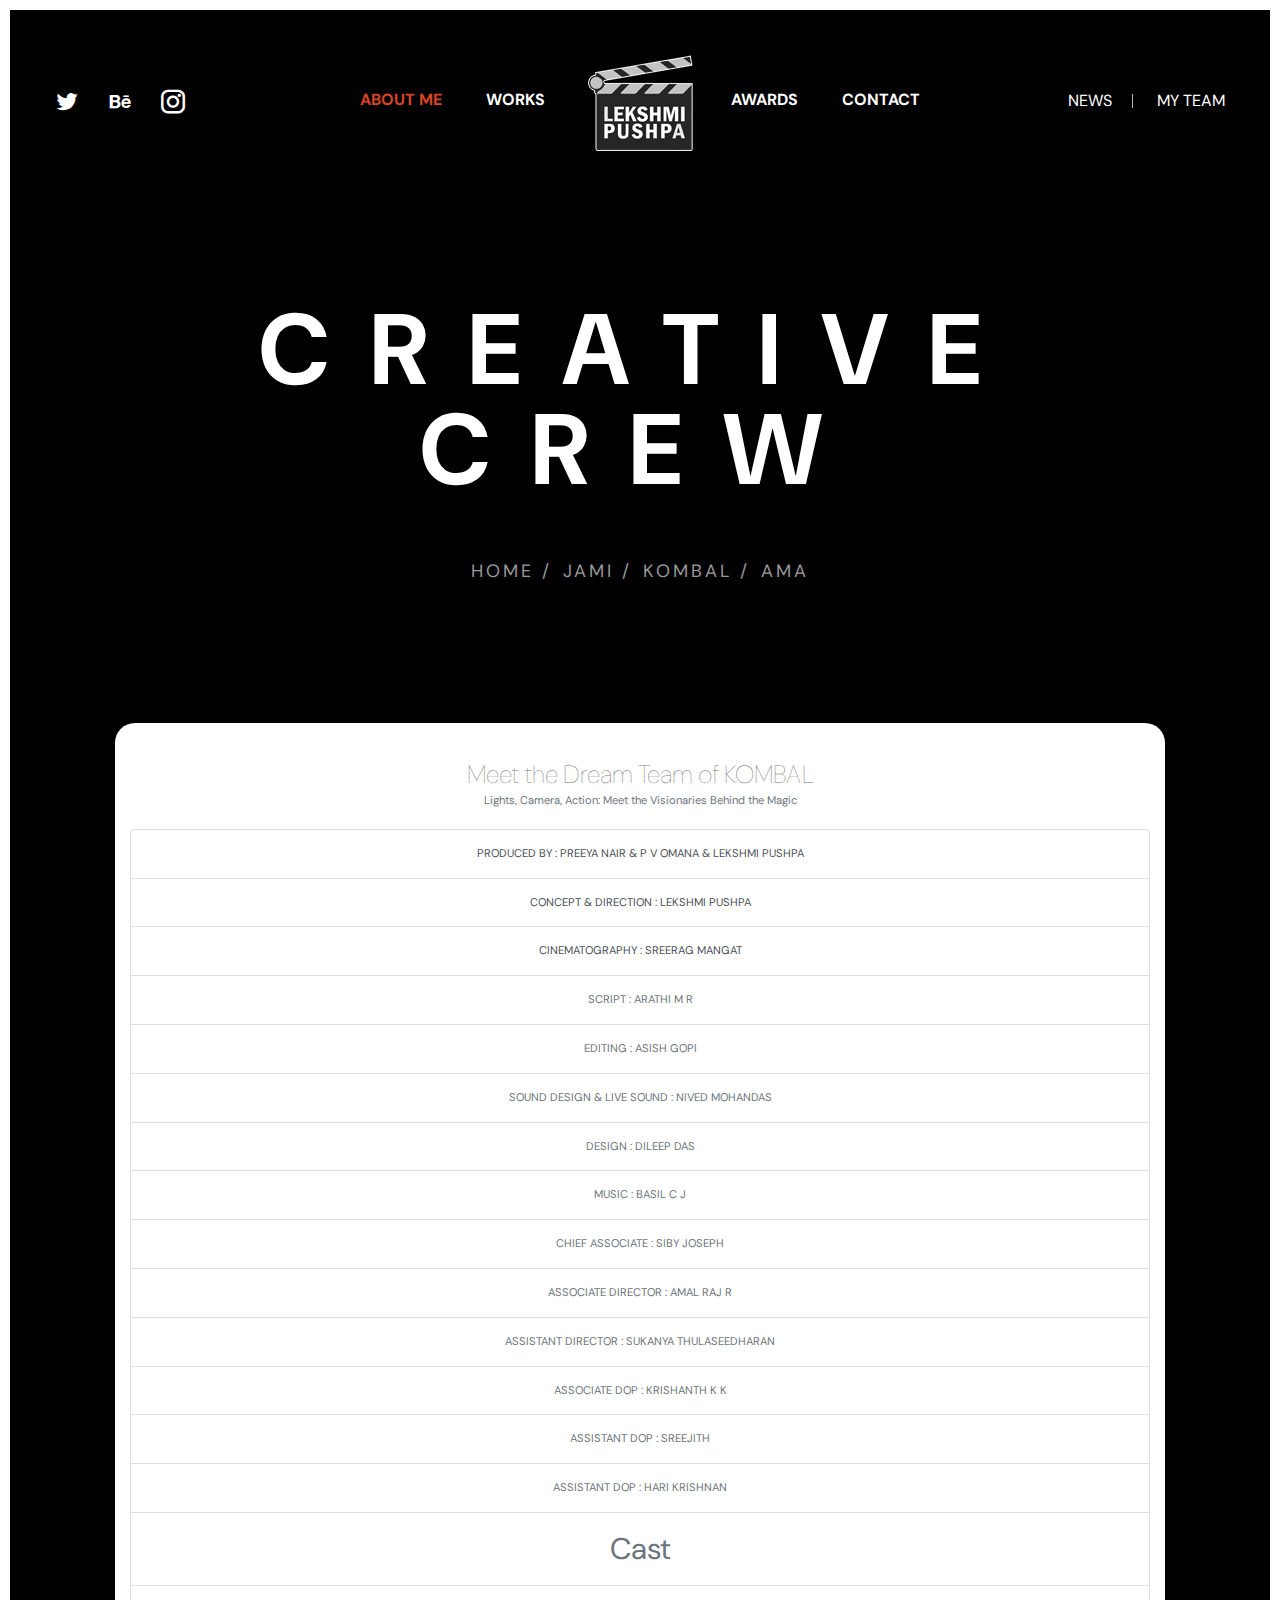
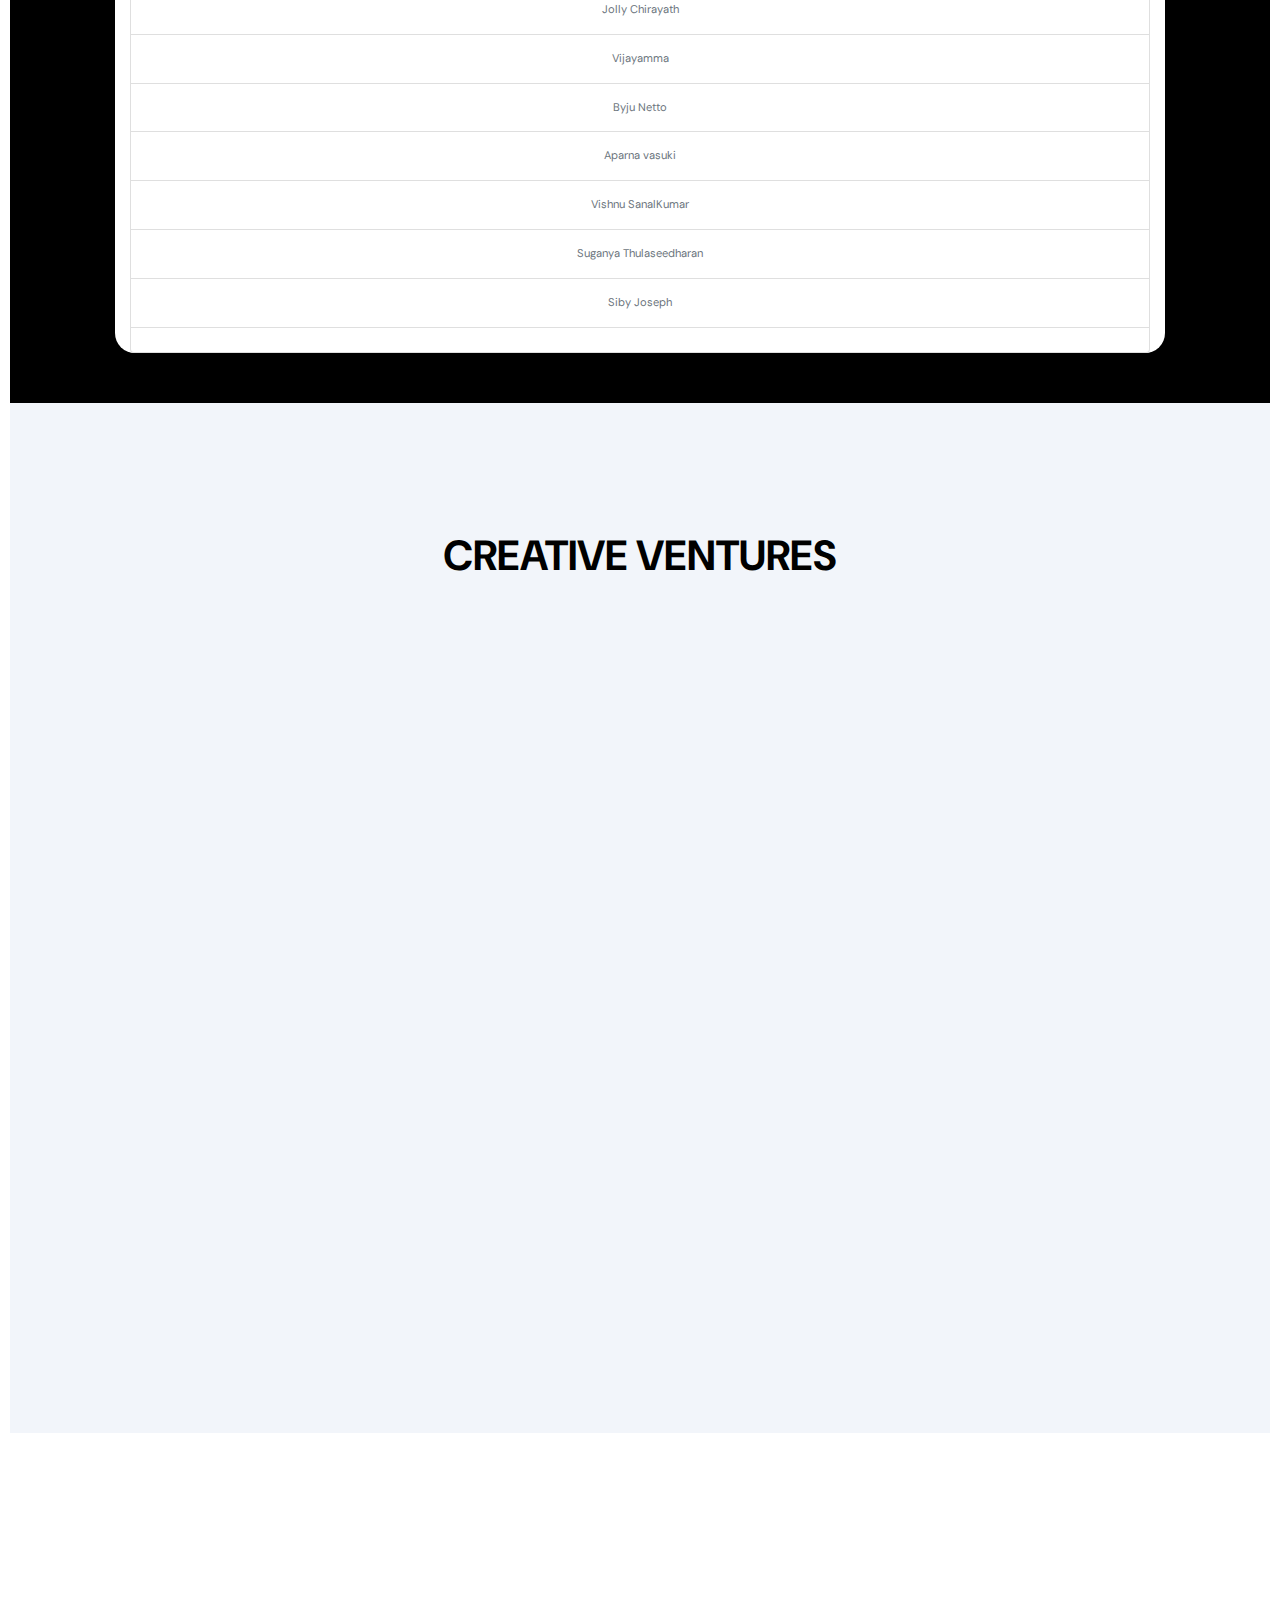
<file: team-kompal.html>
<!DOCTYPE html>
<html lang="en-US">

<head>
	<meta charset="UTF-8">
	<title>Lekshmi Pushpa - Director | Writer</title>
	<meta name="description" content="Unore HTML Template is a remarkably beautiful and elegant website template and is the best choice for any type of digital agency or consulting company." />
	<meta name="viewport" content="width=device-width, initial-scale=1">
	<link rel="profile" href="https://gmpg.org/xfn/11">
	<link rel="canonical" href="Replace_with_your_PAGE_URL" />

	<!-- Stylesheets -->
	<link href="css/bootstrap.css" rel="stylesheet">
	<link href="css/main.css" rel="stylesheet">
	<link href="css/responsive.css" rel="stylesheet">
	<link href="css/teamstyle.css" rel="stylesheet">

	<!-- Open Graph (OG) meta tags are snippets of code that control how URLs are displayed when shared on social media  -->
	<!-- <meta property="og:locale" content="en_US" />
	<meta property="og:type" content="website" />
	<meta property="og:title" content="Add a Title" />
	<meta property="og:url" content="PAGE_URL" />
	<meta property="og:site_name" content="SITE_NAME" /> -->
	<!-- For the og:image content, replace the # with a link of an image -->
	<!-- <meta property="og:image" content="#" />
	<meta property="og:description" content="Add_Description_Text" /> -->

	<!-- Fonts -->
	<link href="https://fonts.googleapis.com/css2?family=DM+Sans:ital,wght@0,400;0,500;0,700;1,400;1,500;1,700&family=Karla:ital,wght@0,400;0,700;1,700&display=swap" rel="stylesheet">

	<!-- Add site Favicon -->
	<link rel="shortcut icon" href="images/favicon.png" type="image/x-icon">
	<link rel="icon" href="images/favicon.png" type="image/x-icon">
	<meta name="msapplication-TileImage" content="images/favicon.png" />

	<!-- Structured Data  -->
	<script type="application/ld+json">
{
  "@context": "http://schema.org",
  "@type": "WebSite",
  "name": "Replace_with_your_site_title",
  "url": "Replace_with_your_site_URL"
}
</script>

</head>

<body class="border-body">


	<div class="page-wrapper">

		<!-- Main Header-->
		<header class="main-header">

			<!--Header-Upper-->
			<div class="header-upper">
				<div class="auto-container">
					<div class="clearfix">

						<div class="pull-left logo-box">
							<div class="logo"><a href="index.html"><img src="images/logo.png" alt="" title=""></a></div>
						</div>

						<div class="nav-outer clearfix">
							<!-- Mobile Navigation Toggler -->
							<div class="mobile-nav-toggler"><span class="icon flaticon-menu"></span></div>
							<!-- Main Menu -->
							<nav class="main-menu navbar-expand-md">
								<div class="navbar-header">
									<button class="navbar-toggler" type="button" data-toggle="collapse"
										data-target="#navbarSupportedContent" aria-controls="navbarSupportedContent" aria-expanded="false"
										aria-label="Toggle navigation">
										<span class="icon-bar"></span>
										<span class="icon-bar"></span>
										<span class="icon-bar"></span>
									</button>
								</div>

								<div class="navbar-collapse show collapse clearfix" id="navbarSupportedContent">
									<ul class="navigation left-nav clearfix">

										<li class="current dropdown"><a href="#">About Me</a>
											<ul>
												<li><a href="about.html">Film Direction</a></li>
												<li><a href="about.html">Script</a></li>
												<li><a href="about.html">Story Writer</a></li>
											</ul>
										</li>
										
										<li class="dropdown"><a href="#">Works</a>
											<ul>
												<li><a href="work-jami.html">Jami/ Clan Women (Feature Length)</a></li>
												<li><a href="work-kompal.html">Kombal / The Girl ( Short Film)</a></li>
												<li><a href="work-ama.html">Ama (അമ) - Short Film</a></li>
												<li><a href="team-jami.html">My Team</a></li>
											</ul>
											<!--<ul>
												<li><a href="about.html">About Us</a></li>
											</ul>-->
										</li>
									</ul>

									<ul class="navigation right-nav clearfix">
										<li class="dropdown"><a href="#">AWARDS</a>
											<ul>
												<li><a href="award- jami.html">JAMI</a></li>
												<li><a href="award-kompal.html">Kombal</a></li>
												<li><a href="award-ama.html">AMA</a></li>
											</ul>
										</li>
										<li><a href="contact.html">Contact</a></li>
									</ul>

								</div>

							</nav>

							<!-- Social Box -->
							<ul class="social-box">
								<li><a href="https://twitter.com/"><span class="icofont-twitter"></span></a></li>
								<li><a href="https://www.behance.net/"><span class="icofont-behance"></span></a></li>
								<li><a href="https://www.instagram.com/lekshmipushpa/"><span class="icofont-instagram"></span></a></li>
							</ul>

							<!-- Outer Box -->
							<div class="outer-box">
								<ul class="language-nav">
									<li><a href="https://english.mathrubhumi.com/movies-music/news/lakshmi-pushpa-1.6217375">News</a></li>
									<li><a href="team-jami.html">My Team</a></li>
								</ul>
							</div>

						</div>

					</div>
				</div>
			</div>
			<!--End Header Upper-->

			<!-- Mobile Menu  -->
			<div class="mobile-menu">
				<div class="menu-backdrop"></div>
				<div class="close-btn"><span class="icon lnr lnr-cross"></span></div>

				<nav class="menu-box">
					<div class="nav-logo"><a href="index.html"><img src="images/logo-2.png" alt="" title=""></a></div>
					<div class="menu-outer">
						<!--Here Menu Will Come Automatically Via Javascript / Same Menu as in Header-->
					</div>
				</nav>
			</div><!-- End Mobile Menu -->

		</header>
		<!--End Main Header -->

		<!-- Banner Section -->
		<section class="banner-section">
			

		</section>
		<!-- End Banner Section -->
		<!-- End Page Title Two Section -->

		<!-- Page Title Two Section -->
		<section class="page-title-two-section">
			<div class="auto-container">
				<h1 style= "color: rgb(255, 255, 255);" >CREATIVE CREW</h1>
				<ul class="page-breadcrumb">
					<li><a href="index.html">Home</a></li>
					<li><a href="team-jami.html">JAMI</a></li>
					<li><a href="team-kompal.html">KOMBAL</a></li>
					<li><a href="team-Ama.html">AMA</a></li>
					
				</ul>
			</div>
		</section>
		<!-- End Page Title Two Section -->
		
<div class='container mx-auto mt-5 col-md-10 mt-100'>
    <div class="header">
        <div class="title">Meet the Dream Team of KOMBAL</div>
        <p><small class="text-muted">Lights, Camera, Action: Meet the Visionaries Behind the Magic</p>
    </div>

	

	<div class="list-group">
		
		<a href="https://www.facebook.com/lekshmip.nair.10" class="list-group-item list-group-item-action">PRODUCED BY : PREEYA NAIR & P V OMANA & LEKSHMI PUSHPA</a>
		<a href="https://www.facebook.com/lekshmip.nair.10" class="list-group-item list-group-item-action">CONCEPT & DIRECTION : LEKSHMI PUSHPA</a>
		<a href="https://www.facebook.com/sreerag.mangat" class="list-group-item list-group-item-action">CINEMATOGRAPHY : SREERAG MANGAT</a>
		<a href="https://www.facebook.com/arathirmmk" class="list-group-item list-group-item-action disabled">SCRIPT : ARATHI M R</a>
		<a href="https://www.facebook.com/lal.gopi2/" class="list-group-item list-group-item-action disabled">EDITING : ASISH GOPI</a>
		<a href="https://www.facebook.com/nivedmohandas" class="list-group-item list-group-item-action disabled">SOUND DESIGN & LIVE SOUND : NIVED MOHANDAS</a>
		<a href="https://www.facebook.com/dileep.daz" class="list-group-item list-group-item-action disabled">DESIGN : DILEEP DAS</a>
		<a href="https://www.instagram.com/basil_c_j?igsh=OW81bzNscXRsdmxn" class="list-group-item list-group-item-action disabled">MUSIC : BASIL C J</a>
		<a href="https://www.facebook.com/sibyjoseph.joseph.10" class="list-group-item list-group-item-action disabled">CHIEF ASSOCIATE : SIBY JOSEPH</a>
		<a href="#" class="list-group-item list-group-item-action disabled">ASSOCIATE DIRECTOR : AMAL RAJ R</a>
		<a href="#" class="list-group-item list-group-item-action disabled">ASSISTANT DIRECTOR : SUKANYA THULASEEDHARAN</a>
		<a href="#" class="list-group-item list-group-item-action disabled">ASSOCIATE  DOP : KRISHANTH K K</a>
		<a href="#" class="list-group-item list-group-item-action disabled">ASSISTANT  DOP : SREEJITH</a>
		<a href="#" class="list-group-item list-group-item-action disabled">ASSISTANT DOP : HARI KRISHNAN</a>
		<a href="#" class="list-group-item list-group-item-action disabled"><h3>Cast</h3></a>
		<a href="#" class="list-group-item list-group-item-action disabled">Jolly Chirayath</a>
		<a href="#" class="list-group-item list-group-item-action disabled">Vijayamma</a>
		<a href="#" class="list-group-item list-group-item-action disabled">Byju Netto</a>
		<a href="#" class="list-group-item list-group-item-action disabled">Aparna vasuki</a>
		<a href="#" class="list-group-item list-group-item-action disabled">Vishnu SanalKumar</a>
		<a href="#" class="list-group-item list-group-item-action disabled">Suganya Thulaseedharan</a>
		<a href="#" class="list-group-item list-group-item-action disabled">Siby Joseph</a>
		<a href="#" class="list-group-item list-group-item-action disabled"></a>


	  </div>

	


</div>      


		<!--End Team Section -->

		
		<section class="press-section">
			<div class="auto-container">
				<div class="sec-title centered">
					<h2>Creative Ventures</h2>
				</div>
				<div class="row clearfix">

					<!-- Press Image Block -->
					<div class="press-image-block col-lg-4 col-md-6 col-sm-12">
						<div class="inner-box wow fadeInUp" data-wow-delay="0ms" data-wow-duration="1500ms">
							<div class="image">
								<img src="images/resource/press.jpg" alt="" />
								<div class="post-date">25<span>Nov, 2021</span></div>
							<div class="title">Breakthrough</div>
							<h4><a href="https://english.mathrubhumi.com/movies-music/news/lakshmi-pushpa-1.6217375">Honored as Best Female Director at the Cannes World Film Festival.</a></h4>
							</div>
						</div>
					</div>

					<!-- Press Image Block -->
					<div class="press-image-block col-lg-4 col-md-6 col-sm-12">
						<div class="inner-box wow fadeInUp" data-wow-delay="0ms" data-wow-duration="1500ms">
							<div class="image">
								<img src="images/resource/press 1.jpg" alt="" />
								<div class="post-date">26<span>Jan, 2023</span></div>
							<div class="title">Breakthrough</div>
							<h4><a href="https://www.facebook.com/lekshmip.nair.10/videos/1922142214801802">Honored with the Best Story Writer award at the 2021 Kerala State Television Awards.</a></h4>
							</div>
						</div>
					</div>

					<!-- Press Image Block -->
					<div class="press-image-block col-lg-4 col-md-6 col-sm-12">
						<div class="inner-box wow fadeInUp" data-wow-delay="0ms" data-wow-duration="1500ms">
							<div class="image">
								<img src="images/resource/press 3.jpg" alt="" />
								<div class="post-date">25<span>Dec, 2024</span></div>
							<div class="title">Breakthrough</div>
							<h4><a href="blog-detail.html">Received the Best Screenplay award at the Cinematech International Film Festival.</a></h4>
							</div>
						</div>
					</div>


				</div>
			</div>
		</section>
		<!-- End Press Section -->

		<!-- Main Footer -->
		<footer class="main-footer" style="background-color:white;">
			<div class="auto-container">
				<!--Widgets Section-->
				<div class="widgets-section">
					<div class="row clearfix">

						<!-- Footer Column -->
						<div class="footer-column col-lg-4 col-md-6 col-sm-12">
							<div class="footer-widget office-widget wow fadeInUp" data-wow-delay="0ms" data-wow-duration="1500ms">
								<h4>Contact Me</h4>
								<ul class="location-list">
									<li><h5>Don't hesitate to get in touch <br> Your inquiries are always welcome.</h5></li>
									<li><a href="mailto:lekshmipushpa000@gmail.com"><h5>lekshmipushpa000@gmail.com</h5></a></li>
									<li><a href="jamimovie2024@gmail.com"><h5>jamimovie2024@gmail.com</h5></a></li>
								</ul>
								<!-- Social Box -->
								<ul class="social-box">
									<li><a href="https://twitter.com/" class="icofont-twitter"></a></li>
									<li class="facebook"><a href="https://www.facebook.com/lekshmip.nair.10" class="icofont-facebook"></a></li>
									<li class="google"><a href="https://www.bing.com/images/search?view=detailV2&ccid=rcxxdT9U&id=4D12485B9E70BFD5E77334C337F9FAC352E354DE&thid=OIP.rcxxdT9UnERzPTBeEs0bdgHaD2&mediaurl=https%3A%2F%2Fimg.onmanorama.com%2Fcontent%2Fdam%2Fmm%2Fen%2Fentertainment%2Fentertainment-news%2Fimages%2F2021%2F11%2F27%2Fkombal-short-film.jpg&exph=650&expw=1248&q=lekshmi+pushpa&simid=608052406718762101&form=IRPRST&ck=1CC7478E4C9CDD2B4B4A67F1EA79CFAC&selectedindex=5&itb=0&cw=1145&ch=535&ajaxhist=0&ajaxserp=0&vt=2&sim=15,0&ajaxhist=0&ajaxserp=0" class="icofont-google-plus"></a></li>
									<li class="behance"><a href="https://www.behance.net/" class="icofont-behance"></a></li>
									<li class="instagram"><a href="https://www.instagram.com/lekshmipushpa/" class="icofont-instagram"></a></li>
								</ul>
							</div>
						</div>

						<!-- Footer Column -->
						<div class="footer-column col-lg-4 col-md-12 col-sm-12">
							<div class="footer-widget logo-widget wow fadeInUp" data-wow-delay="0ms" data-wow-duration="1500ms">
								<div class="logo">
									<a href="index.html"><img src="images/footer-logo.png" alt="" /></a>
								</div>
							</div>
						</div>

						<!-- Footer Column -->
						<div class="footer-column col-lg-4 col-md-6 col-sm-12">
							<div class="footer-widget twitter-widget wow fadeInUp" data-wow-delay="0ms" data-wow-duration="1500ms">
								<h4>Social media</h4>
								<div class="facebook"><h5>
									Contact me without hesitation. <br> facebook: <a href="https://www.facebook.com/lekshmip.nair.10">Lekshmi Pushpa</a><br>
								</h5>
								</div>
								<div><li>...................................................................</li></div>
								<div class="instagram"><h5>
									Your connection is welcome.<br> Me on instagram: <a href="https://www.instagram.com/lekshmipushpa/">lekshmipushpa</a><br>
								</h5>
								</div>
							</div>
						</div>

					</div>
				</div>
			</div>
			<div class="footer-bottom wow fadeInUp" data-wow-delay="0ms" data-wow-duration="1500ms">
				<div class="auto-container">
					<div class="copyright">Where creativity meets expertise.

						<script type="text/javascript">document.write;</script> Designed with passion, your multimedia expert<i class="icon-heart text-danger" aria-hidden="true"></i> - <a
							href="https://www.instagram.com/asishgopi/" target="_blank">Asish Gopi</a>
					</div>
				</div>
			</div>
		</footer>

	</div>
	<!--End pagewrapper-->

	<!-- Scroll To Top -->
	<div class="scroll-to-top scroll-to-target" data-target="html"><span class="fa fa-arrow-circle-up"></span></div>

	<script src="js/jquery.js"></script>
	<script src="js/popper.min.js"></script>
	<script src="js/bootstrap.min.js"></script>
	<script src="js/jquery.mCustomScrollbar.concat.min.js"></script>
	<script src="js/jquery.fancybox.js"></script>
	<script src="js/appear.js"></script>
	<script src="js/owl.js"></script>
	<script src="js/wow.js"></script>
	<script src="js/parallax.min.js"></script>
	<script src="js/tilt.jquery.min.js"></script>
	<script src="js/jquery.paroller.min.js"></script>
	<script src="js/mixitup.js"></script>
	<script src="js/validate.js"></script>
	<script src="js/jquery-ui.js"></script>
	<script src="js/script.js"></script>

</body>

</html>
</file>
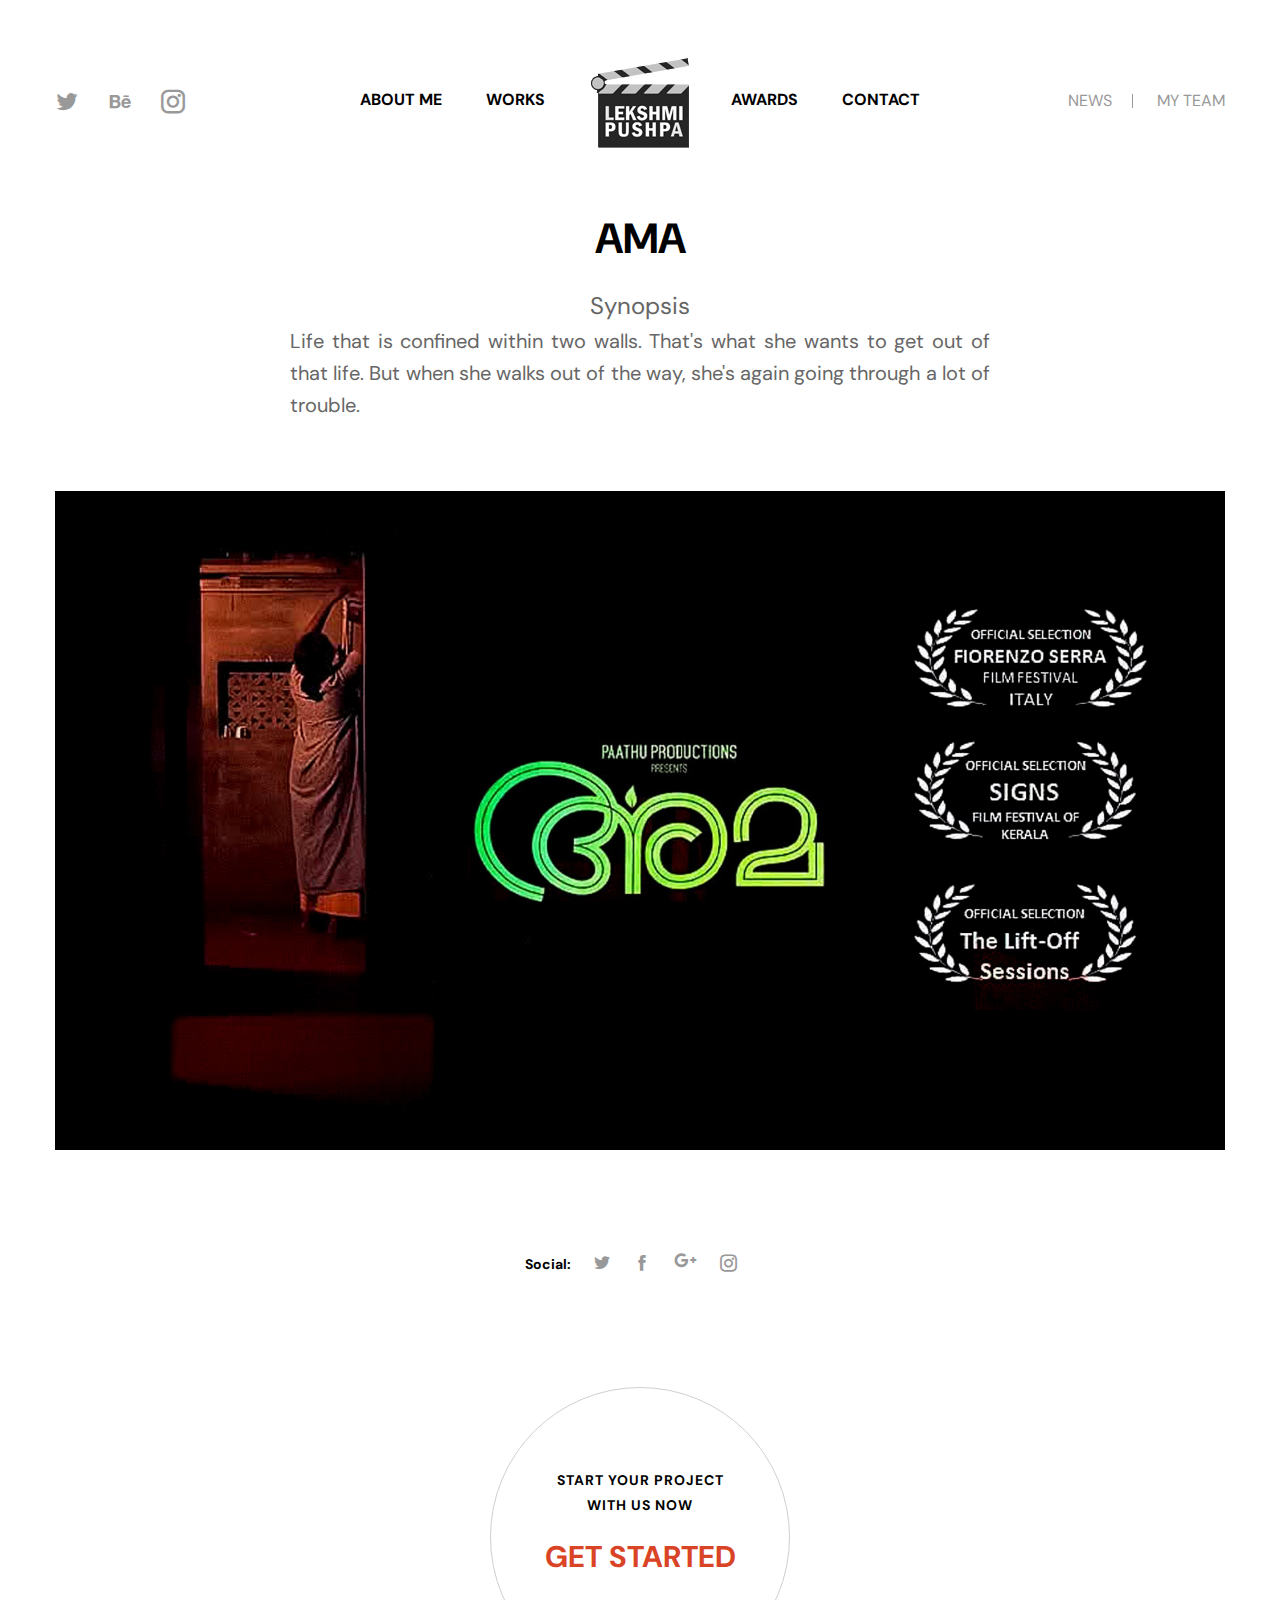
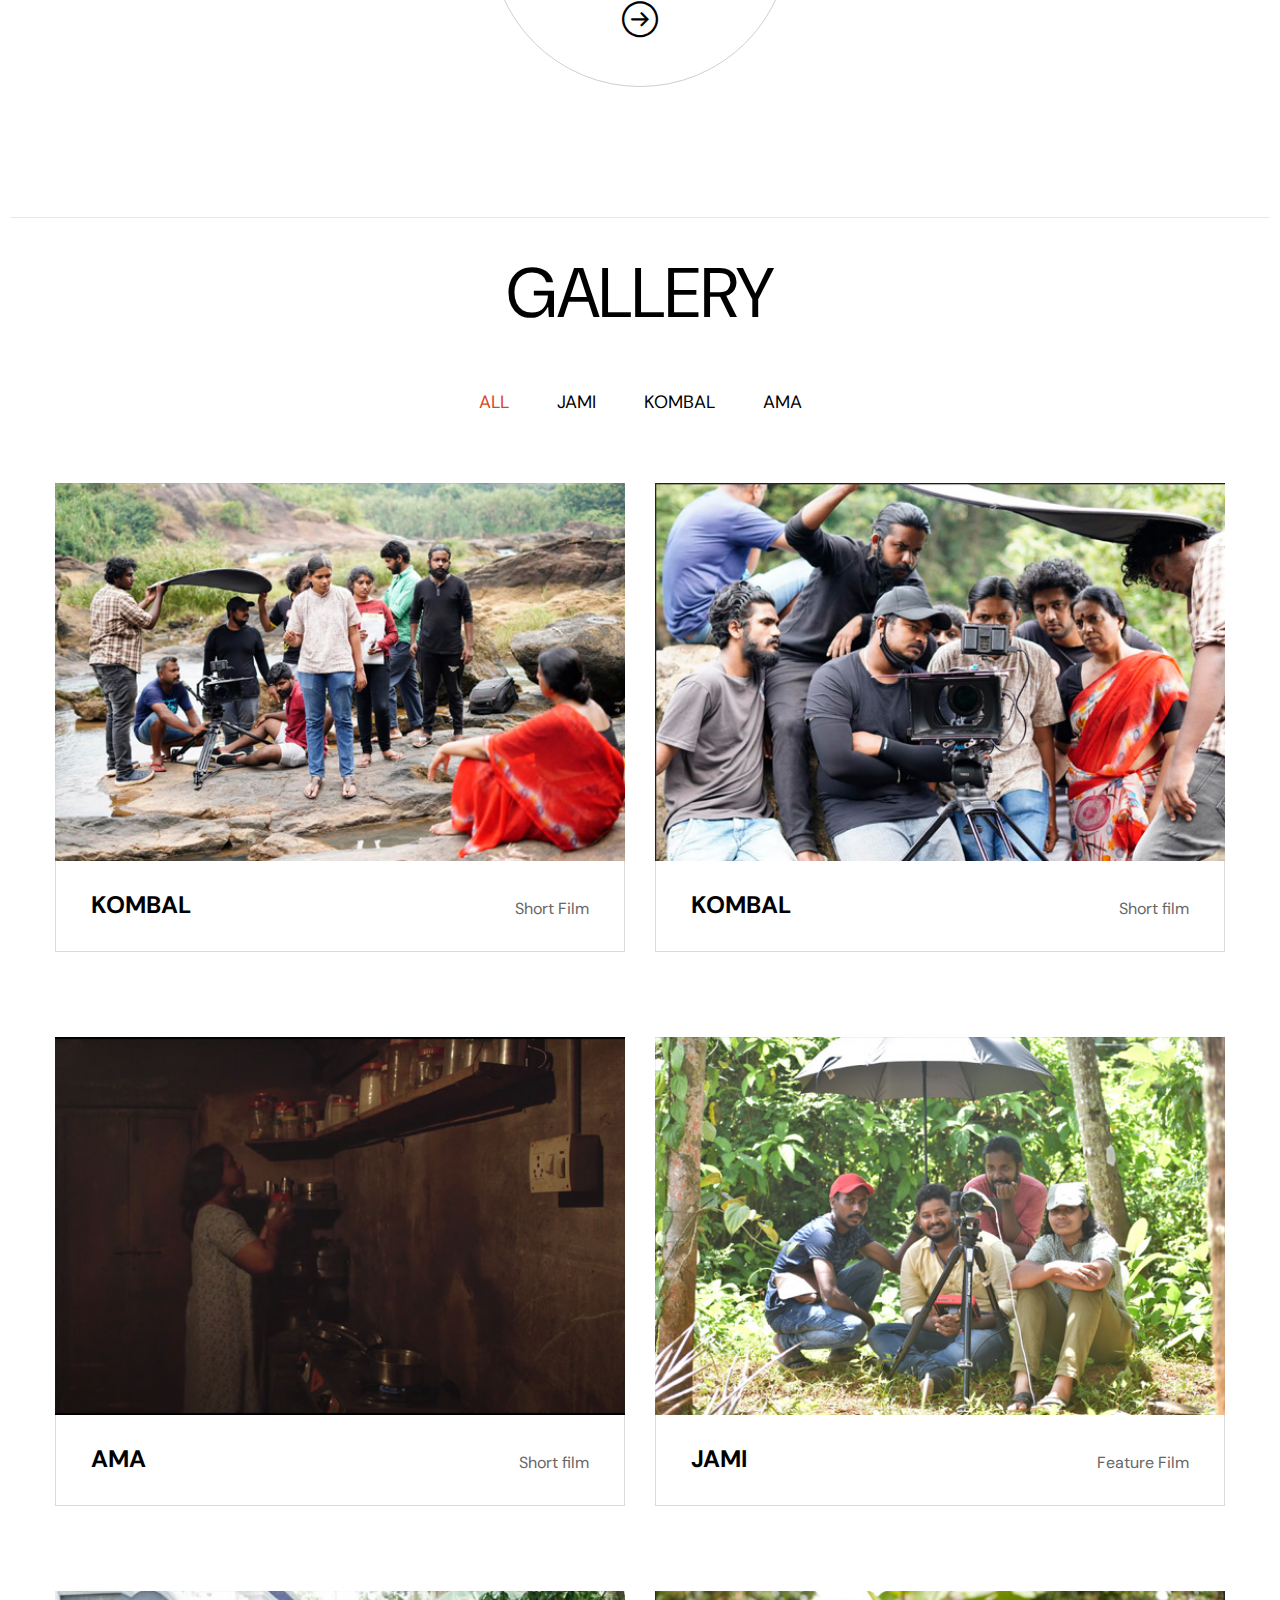
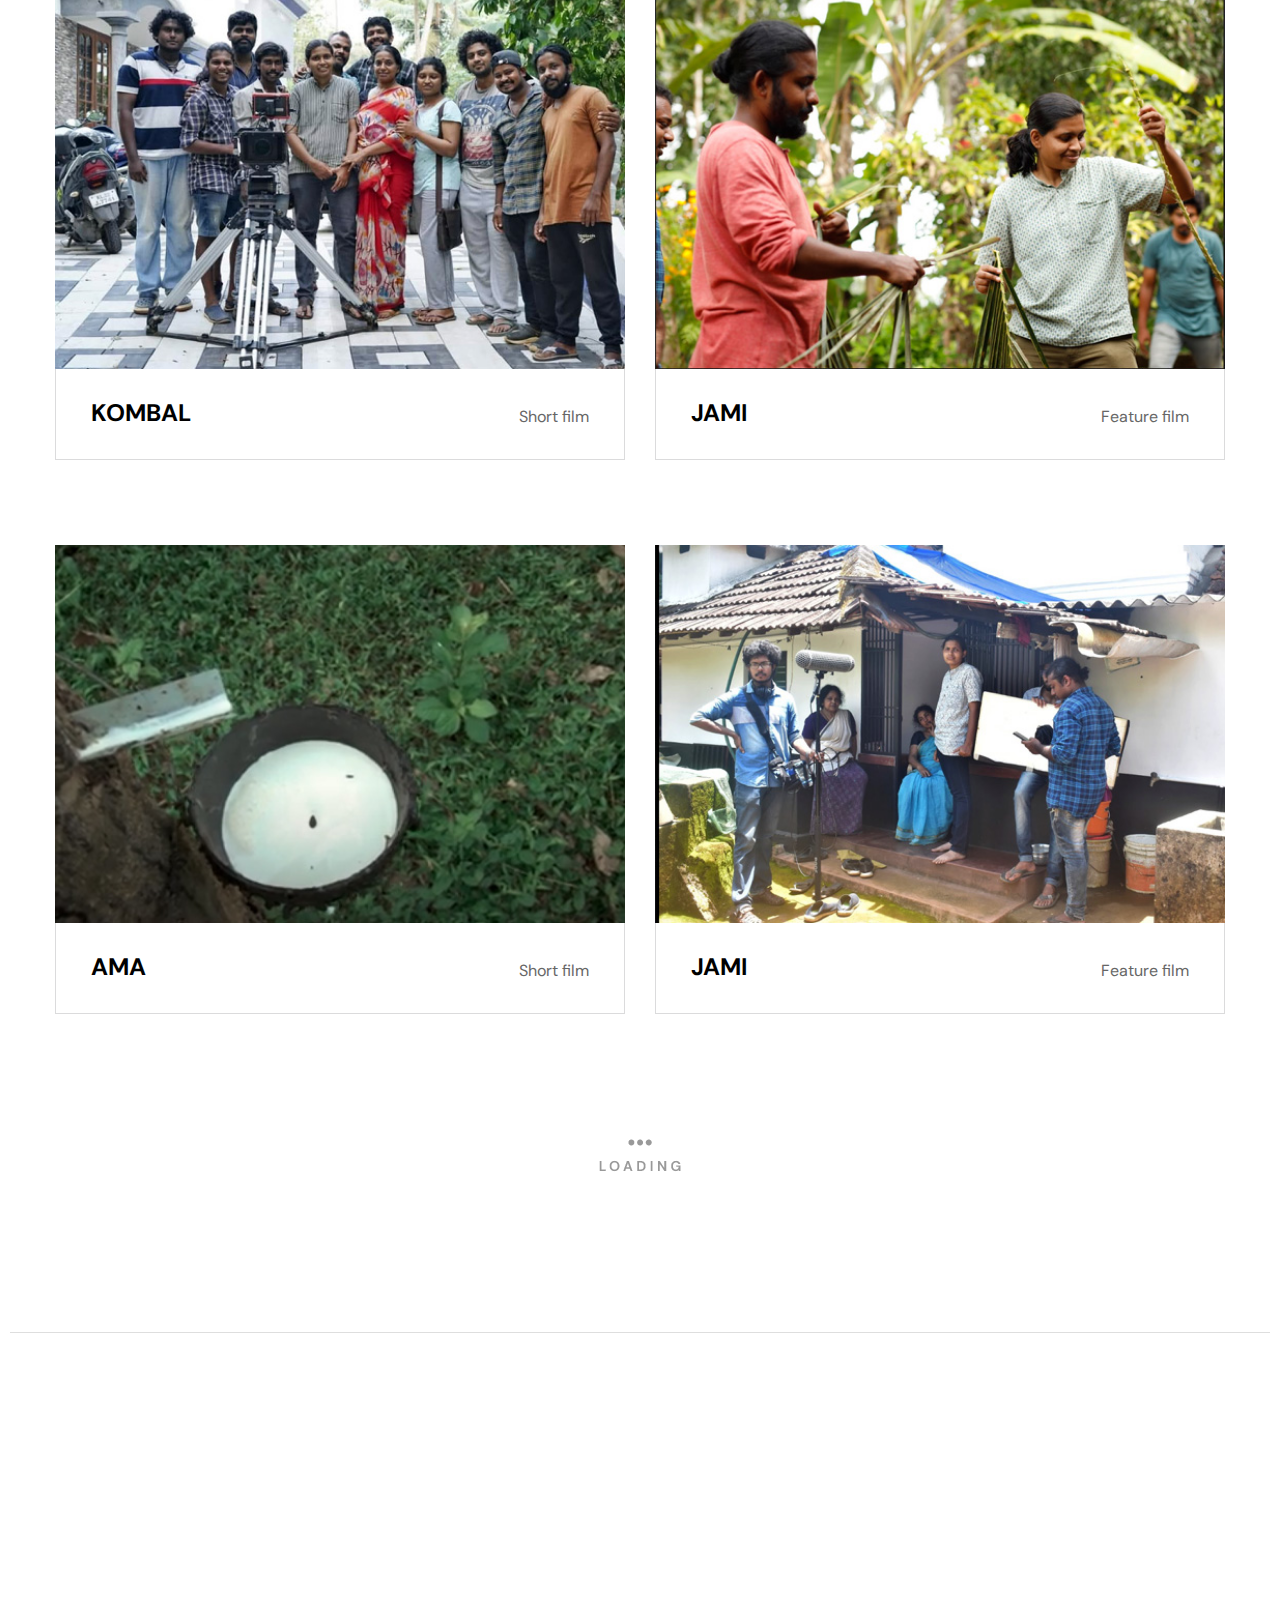
<file: work-ama.html>
<!DOCTYPE html>
<html lang="en-US">
<head>
<meta charset="UTF-8">
<title>Lekshmi Pushpa - Director | Writer</title>
<meta name="description" content="Unore HTML Template is a remarkably beautiful and elegant website template and is the best choice for any type of digital agency or consulting company." />
<meta name="viewport" content="width=device-width, initial-scale=1">
<link rel="profile" href="https://gmpg.org/xfn/11">
<link rel="canonical" href="Replace_with_your_PAGE_URL" />

<!-- Stylesheets -->
<link href="css/bootstrap.css" rel="stylesheet">
<link href="css/main.css" rel="stylesheet">
<link href="css/responsive.css" rel="stylesheet">

<!-- Open Graph (OG) meta tags are snippets of code that control how URLs are displayed when shared on social media  -->
<!-- <meta property="og:locale" content="en_US" />
<meta property="og:type" content="website" />
<meta property="og:title" content="Add a Title" />
<meta property="og:url" content="PAGE_URL" />
<meta property="og:site_name" content="SITE_NAME" /> -->
<!-- For the og:image content, replace the # with a link of an image -->
<!-- <meta property="og:image" content="#" />
<meta property="og:description" content="Add_Description_Text" /> -->

<!-- Fonts -->
<link href="https://fonts.googleapis.com/css2?family=DM+Sans:ital,wght@0,400;0,500;0,700;1,400;1,500;1,700&family=Karla:ital,wght@0,400;0,700;1,700&display=swap" rel="stylesheet">

<!-- Add site Favicon -->
<link rel="shortcut icon" href="images/favicon.png" type="image/x-icon">
<link rel="icon" href="images/favicon.png" type="image/x-icon">
<meta name="msapplication-TileImage" content="images/favicon.png" />

<!-- Structured Data  -->
<script type="application/ld+json">
{
"@context": "http://schema.org",
"@type": "WebSite",
"name": "Replace_with_your_site_title",
"url": "Replace_with_your_site_URL"
}
</script>
</head>

<body class="border-body">

<div class="page-wrapper">

    <!-- Main Header-->
    <header class="main-header header-style-two">

    	<!--Header-Upper-->
        <div class="header-upper">
        	<div class="auto-container">
            	<div class="clearfix">

                	<div class="pull-left logo-box">
                    	<div class="logo"><a href="index.html"><img src="images/logo-2.png" alt="" title=""></a></div>
                    </div>

                   	<div class="nav-outer clearfix">
						<!-- Mobile Navigation Toggler -->
                        <div class="mobile-nav-toggler"><span class="icon flaticon-menu"></span></div>
						<!-- Main Menu -->
						<nav class="main-menu navbar-expand-md">
							<div class="navbar-header">
								<button class="navbar-toggler" type="button" data-toggle="collapse" data-target="#navbarSupportedContent" aria-controls="navbarSupportedContent" aria-expanded="false" aria-label="Toggle navigation">
									<span class="icon-bar"></span>
									<span class="icon-bar"></span>
									<span class="icon-bar"></span>
								</button>
							</div>

							<div class="navbar-collapse show collapse clearfix" id="navbarSupportedContent">
								<ul class="navigation left-nav clearfix">

									<li class="current dropdown"><a href="#">About Me</a>
										<ul>
											<li><a href="portfolio.html">Film Direction</a></li>
											<li><a href="portfolio.html">Script</a></li>
											<li><a href="portfolio.html">Story Writer</a></li>
										</ul>
									</li>
									
									<li class="dropdown"><a href="#">Works</a>
										<ul>
											<li><a href="work-jami.html">Jami/ Clan Women (Feature Length)</a></li>
											<li><a href="work-kompal.html">Kombal / The Girl ( Short Film)</a></li>
											<li><a href="work-ama.html">Ama (അമ) - Short Film</a></li>
											<li><a href="team-jami.html">My Team</a></li>
										</ul>
										<!--<ul>
											<li><a href="about.html">About Us</a></li>
										</ul>-->
									</li>
								</ul>

								<ul class="navigation right-nav clearfix">
									<li class="dropdown"><a href="#">AWARDS</a>
										<ul>
											<li><a href="award- jami.html">JAMI</a></li>
											<li><a href="award-kompal.html">Kombal</a></li>
											<li><a href="award-ama.html">AMA</a></li>
										</ul>
									</li>
									<li><a href="contact.html">Contact</a></li>
								</ul>

							</div>

						</nav>

						<!-- Social Box -->
						<ul class="social-box">
							<li><a href="https://twitter.com/"><span class="icofont-twitter"></span></a></li>
							<li><a href="https://www.behance.net/"><span class="icofont-behance"></span></a></li>
							<li><a href="https://www.instagram.com/"><span class="icofont-instagram"></span></a></li>
						</ul>

						<!-- Outer Box -->
						<div class="outer-box">
							<ul class="language-nav">
								<li><a href="https://english.mathrubhumi.com/movies-music/news/lakshmi-pushpa-1.6217375">News</a></li>
								<li><a href="team-jami.html">My Team</a></li>
							</ul>
						</div>

					</div>

                </div>
            </div>
        </div>
        <!--End Header Upper-->

		<!-- Mobile Menu  -->
        <div class="mobile-menu">
            <div class="menu-backdrop"></div>
            <div class="close-btn"><span class="icon lnr lnr-cross"></span></div>

            <nav class="menu-box">
                <div class="nav-logo"><a href="index.html"><img src="images/logo-2.png" alt="" title=""></a></div>
                <div class="menu-outer"><!--Here Menu Will Come Automatically Via Javascript / Same Menu as in Header--></div>
            </nav>
        </div><!-- End Mobile Menu -->

    </header>
    <!--End Main Header -->

	<!-- Page Title Two Section -->
    
	<!-- End Page Title Two Section -->

	<!-- Project Description Section -->
	<section class="project-description-section">
		<div class="auto-container">

			<!-- Title Box -->
			
			<!-- spacing -->
			<p>&nbsp; &nbsp; &nbsp;&nbsp;&nbsp;</p>
			<p>&nbsp; &nbsp; &nbsp;&nbsp;&nbsp;</p>

			<!-- Title Box -->
			<div class="title-box">
				<h2>Ama</h2>
				<div class="text"><h4>Synopsis</h4>
					<h5 style="text-align: justify;">Life that is confined within two walls. That's what she wants to get out of that life. But when she walks out of the way, she's again going through a lot of trouble.</h5></div>
			</div>
			<!--Video Box-->
			<div class="image">
				<figure class="#">
					<img src="images/main-slider/ama full.jpg" alt="">
				</figure>
			</div>

			<!-- spacing -->
			<p>&nbsp; &nbsp; &nbsp;&nbsp;&nbsp;</p>
			<p>&nbsp; &nbsp; &nbsp;&nbsp;&nbsp;</p>



			<!-- Social Box -->
			<ul class="social-box text-center">
				<li class="share">social:</li>
				<li><a href="#" class="icofont-twitter"></a></li>
				<li class="facebook"><a href="#" class="icofont-facebook"></a></li>
				<li class="google"><a href="#" class="icofont-google-plus"></a></li>
				<li class="instagram"><a href="#" class="icofont-instagram"></a></li>
			</ul>

			<!-- Start Box -->
			<div class="start-box">
				<div class="box-inner">
					<div class="start-text">Start your project <br> with us now</div>
					<h3>Get Started</h3>
					<a href="contact.html" class="arrow icon-arrow-right-circle"></a>
				</div>
			</div>

		</div>
	</section>
	<!-- End Project Description Section -->

	

	

	<!-- Gallery Section -->

	<section class="gallery-page-section">
		<div class="auto-container">
			<div class="title-box">
				<h1 style="color: black; text-align: center;">GALLERY</h1>
			</div>

			<!-- spacing -->
			<p>&nbsp; &nbsp;</p>

			<!--MixitUp Galery-->
            <div class="mixitup-gallery">

                <!--Filter-->
                <div class="filters clearfix">

                	<ul class="filter-tabs filter-btns text-center clearfix">
                        <li class="active filter" data-role="button" data-filter="all">All</li>
                        <li class="filter" data-role="button" data-filter=".brand">JAMI</li>
                        <li class="filter" data-role="button" data-filter=".web">KOMBAL</li>
                        <li class="filter" data-role="button" data-filter=".motion">AMA</li>
                        
                    </ul>

                </div>

                <div class="filter-list row clearfix">

					<!-- Project Block -->
					<div class="project-block mix motion photo web col-lg-6 col-md-6 col-sm-12">
						<div class="inner-box">
							<div class="image">
								<a href="blog-detail.html"><img src="images/gallery/11_kompal.jpg" alt="" /></a>
							</div>
							<div class="lower-box">
								<div class="clearfix">
									<div class="pull-left">
										<h4><a href="blog-detail.html">KOMBAL</a></h4>
									</div>
									<div class="pull-right">
										<div class="category">Short Film</div>
									</div>
								</div>
							</div>
						</div>
					</div>

					<!-- Project Block -->
					<div class="project-block mix web photo col-lg-6 col-md-6 col-sm-12">
						<div class="inner-box">
							<div class="image">
								<a href="blog-detail.html"><img src="images/gallery/8_kompal.jpg" alt="" /></a>
							</div>
							<div class="lower-box">
								<div class="clearfix">
									<div class="pull-left">
										<h4><a href="blog-detail.html">KOMBAL</a></h4>
									</div>
									<div class="pull-right">
										<div class="category">Short film</div>
									</div>
								</div>
							</div>
						</div>
					</div>

					<!-- Project Block -->
					<div class="project-block mix photo motion col-lg-6 col-md-6 col-sm-12">
						<div class="inner-box">
							<div class="image">
								<a href="blog-detail.html"><img src="images/gallery/13-ama.jpg" alt="" /></a>
							</div>
							<div class="lower-box">
								<div class="clearfix">
									<div class="pull-left">
										<h4><a href="blog-detail.html">AMA</a></h4>
									</div>
									<div class="pull-right">
										<div class="category">Short film</div>
									</div>
								</div>
							</div>
						</div>
					</div>

					<!-- Project Block -->
					<div class="project-block mix brand col-lg-6 col-md-6 col-sm-12">
						<div class="inner-box">
							<div class="image">
								<a href="blog-detail.html"><img src="images/gallery/10_jami.jpg" alt="" /></a>
							</div>
							<div class="lower-box">
								<div class="clearfix">
									<div class="pull-left">
										<h4><a href="blog-detail.html">JAMI</a></h4>
									</div>
									<div class="pull-right">
										<div class="category">Feature Film</div>
									</div>
								</div>
							</div>
						</div>
					</div>

					<!-- Project Block -->
					<div class="project-block mix web motion col-lg-6 col-md-6 col-sm-12">
						<div class="inner-box">
							<div class="image">
								<a href="blog-detail.html"><img src="images/gallery/7_kompal.jpg" alt="" /></a>
							</div>
							<div class="lower-box">
								<div class="clearfix">
									<div class="pull-left">
										<h4><a href="blog-detail.html">KOMBAL</a></h4>
									</div>
									<div class="pull-right">
										<div class="category">Short film</div>
									</div>
								</div>
							</div>
						</div>
					</div>

					<!-- Project Block -->
					<div class="project-block mix brand col-lg-6 col-md-6 col-sm-12">
						<div class="inner-box">
							<div class="image">
								<a href="blog-detail.html"><img src="images/gallery/12_jami.jpg" alt="" /></a>
							</div>
							<div class="lower-box">
								<div class="clearfix">
									<div class="pull-left">
										<h4><a href="blog-detail.html">JAMI</a></h4>
									</div>
									<div class="pull-right">
										<div class="category">Feature film</div>
									</div>
								</div>
							</div>
						</div>
					</div>

					<!-- Project Block -->
					<div class="project-block mix photo motion col-lg-6 col-md-6 col-sm-12">
						<div class="inner-box">
							<div class="image">
								<a href="blog-detail.html"><img src="images/gallery/9_ama.jpg" alt="" /></a>
							</div>
							<div class="lower-box">
								<div class="clearfix">
									<div class="pull-left">
										<h4><a href="blog-detail.html">AMA</a></h4>
									</div>
									<div class="pull-right">
										<div class="category">Short film</div>
									</div>
								</div>
							</div>
						</div>
					</div>

					<!-- Project Block -->
					<div class="project-block mix web photo brand col-lg-6 col-md-6 col-sm-12">
						<div class="inner-box">
							<div class="image">
								<a href="blog-detail.html"><img src="images/gallery/14_jami.jpg" alt="" /></a>
							</div>
							<div class="lower-box">
								<div class="clearfix">
									<div class="pull-left">
										<h4><a href="blog-detail.html">JAMI</a></h4>
									</div>
									<div class="pull-right">
										<div class="category">Feature film</div>
									</div>
								</div>
							</div>
						</div>
					</div>

				</div>
			</div>

			<!-- Loading Box -->
			<div class="loading-boxed text-center">
				<a href="#"><img src="images/icons/loader.png" alt="" /></a>
			</div>

		</div>
	</section>
	<!-- End Gallery Section Two -->

	<!-- Main Footer -->
    <footer class="main-footer">
		<div class="auto-container">
			<!--Widgets Section-->
			<div class="widgets-section">
				<div class="row clearfix">

					<!-- Footer Column -->
					<div class="footer-column col-lg-4 col-md-6 col-sm-12">
						<div class="footer-widget office-widget wow fadeInUp" data-wow-delay="0ms" data-wow-duration="1500ms">
							<h4>Contact Me</h4>
							<ul class="location-list">
								<li><h5>Don't hesitate to get in touch <br> Your inquiries are always welcome.</h5></li>
								<li><a href="mailto:lekshmipushpa000@gmail.com"><h5>lekshmipushpa000@gmail.com</h5></a></li>
								<li><a href="mailto:jamimovie2024@gmail.com"><h5>jamimovie2024@gmail.com</h5></a></li>
							</ul>
							<!-- Social Box -->
							<ul class="social-box">
								<li><a href="https://twitter.com/" class="icofont-twitter"></a></li>
								<li class="facebook"><a href="https://www.facebook.com/lekshmip.nair.10" class="icofont-facebook"></a></li>
								<li class="google"><a href="https://www.bing.com/images/search?view=detailV2&ccid=rcxxdT9U&id=4D12485B9E70BFD5E77334C337F9FAC352E354DE&thid=OIP.rcxxdT9UnERzPTBeEs0bdgHaD2&mediaurl=https%3A%2F%2Fimg.onmanorama.com%2Fcontent%2Fdam%2Fmm%2Fen%2Fentertainment%2Fentertainment-news%2Fimages%2F2021%2F11%2F27%2Fkombal-short-film.jpg&exph=650&expw=1248&q=lekshmi+pushpa&simid=608052406718762101&form=IRPRST&ck=1CC7478E4C9CDD2B4B4A67F1EA79CFAC&selectedindex=5&itb=0&cw=1145&ch=535&ajaxhist=0&ajaxserp=0&vt=2&sim=15,0&ajaxhist=0&ajaxserp=0" class="icofont-google-plus"></a></li>
								<li class="behance"><a href="https://www.behance.net/" class="icofont-behance"></a></li>
								<li class="instagram"><a href="https://www.instagram.com/lekshmipushpa/" class="icofont-instagram"></a></li>
							</ul>
						</div>
					</div>

					<!-- Footer Column -->
					<div class="footer-column col-lg-4 col-md-12 col-sm-12">
						<div class="footer-widget logo-widget wow fadeInUp" data-wow-delay="0ms" data-wow-duration="1500ms">
							<div class="logo">
								<a href="index.html"><img src="images/footer-logo.png" alt="" /></a>
							</div>
						</div>
					</div>

					<!-- Footer Column -->
					<div class="footer-column col-lg-4 col-md-6 col-sm-12">
						<div class="footer-widget twitter-widget wow fadeInUp" data-wow-delay="0ms" data-wow-duration="1500ms">
							<h4>Social media</h4>
							<div class="facebook"><h5>
								Contact me without hesitation. <br> facebook: <a href="https://www.facebook.com/lekshmip.nair.10">Lekshmi Pushpa</a><br>
							</h5>
							</div>
							<div><li>...................................................................</li></div>
							<div class="instagram"><h5>
								Your connection is welcome.<br> Me on instagram: <a href="https://www.instagram.com/lekshmipushpa/">lekshmipushpa</a><br>
							</h5>
							</div>
						</div>
					</div>

				</div>
			</div>
		</div>
		<div class="footer-bottom wow fadeInUp" data-wow-delay="0ms" data-wow-duration="1500ms">
			<div class="auto-container">
				<div class="copyright">Where creativity meets expertise.

					<script type="text/javascript">document.write;</script> Designed with passion, your multimedia expert<i class="icon-heart text-danger" aria-hidden="true"></i> - <a
						href="https://www.instagram.com/asishgopi/" target="_blank">Asish Gopi</a>
				</div>
			</div>
		</div>
	</footer>

</div>
<!--End pagewrapper-->

<!-- Scroll To Top -->
<div class="scroll-to-top scroll-to-target" data-target="html"><span class="fa fa-arrow-circle-up"></span></div>

<script src="js/jquery.js"></script>
<script src="js/popper.min.js"></script>
<script src="js/bootstrap.min.js"></script>
<script src="js/jquery.mCustomScrollbar.concat.min.js"></script>
<script src="js/jquery.fancybox.js"></script>
<script src="js/appear.js"></script>
<script src="js/owl.js"></script>
<script src="js/wow.js"></script>
<script src="js/parallax.min.js"></script>
<script src="js/tilt.jquery.min.js"></script>
<script src="js/jquery.paroller.min.js"></script>
<script src="js/mixitup.js"></script>
<script src="js/validate.js"></script>
<script src="js/jquery-ui.js"></script>
<script src="js/script.js"></script>

</body>
</html>
</file>
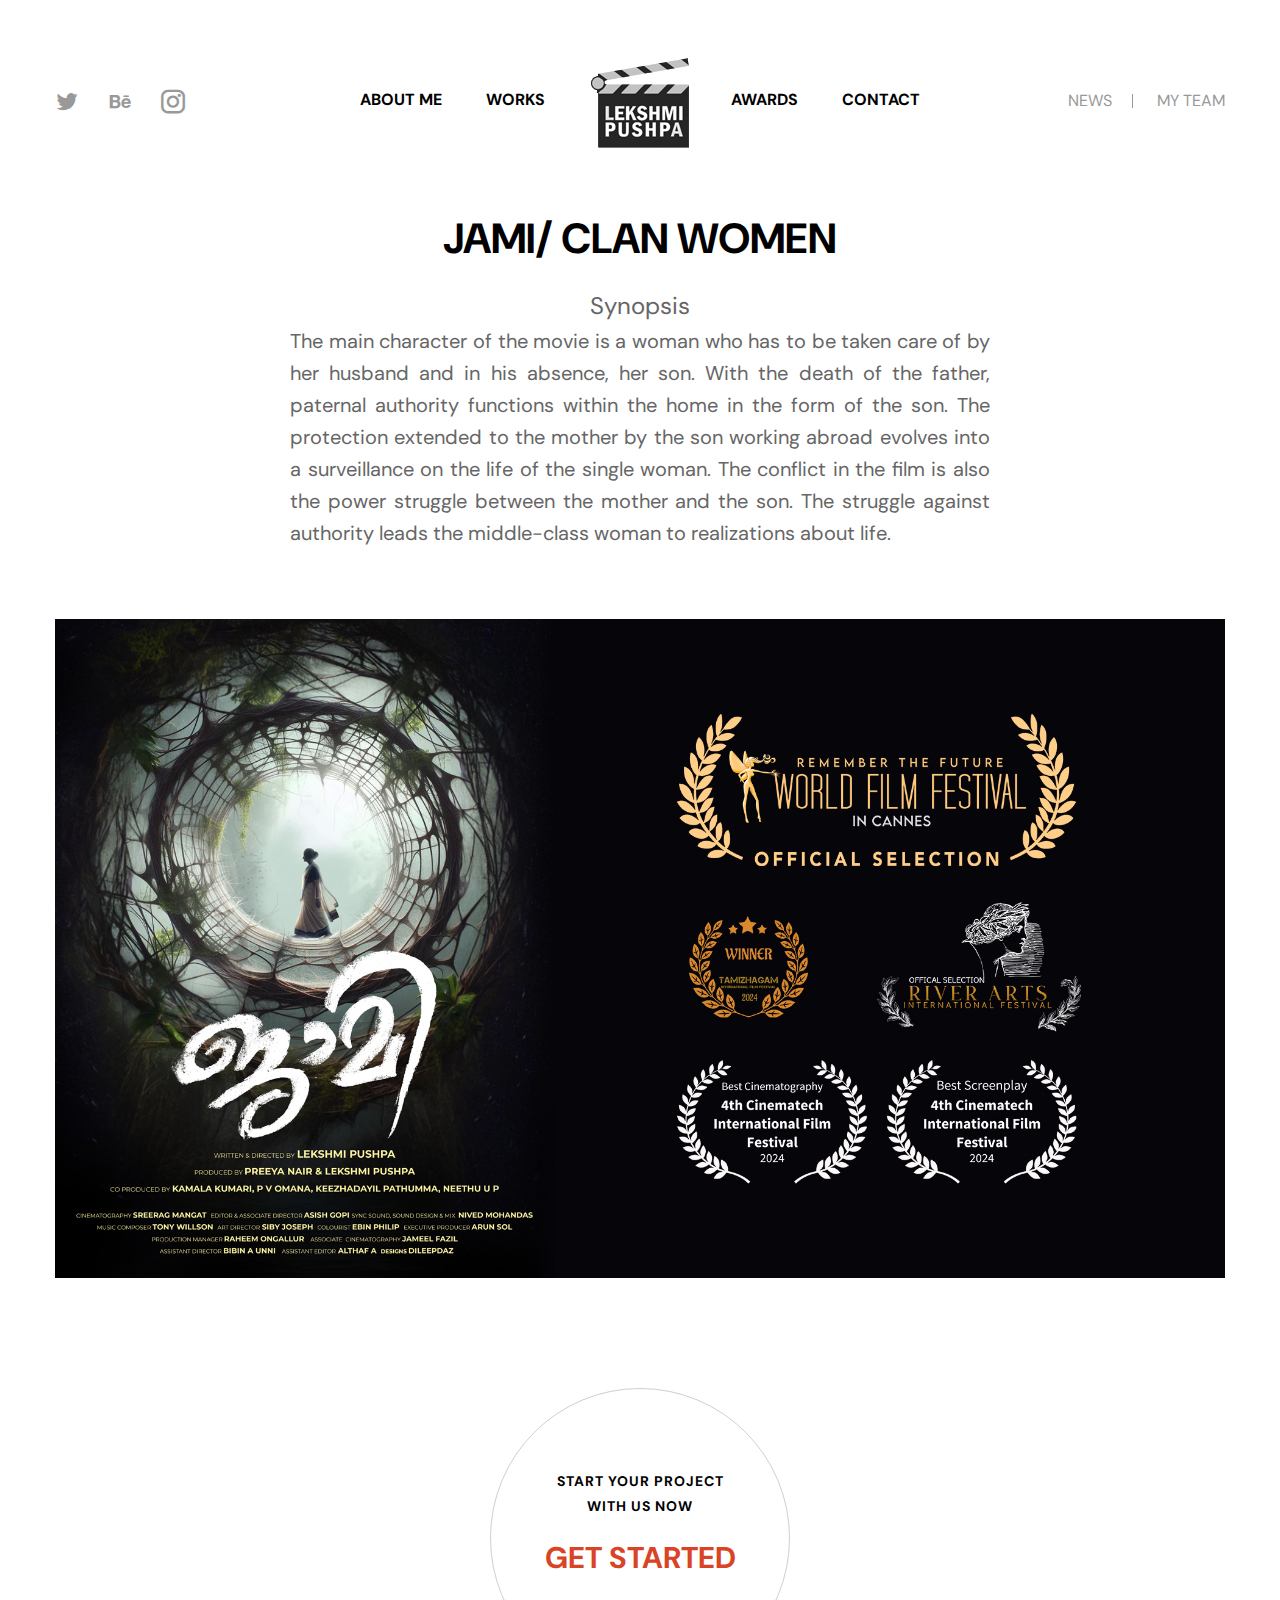
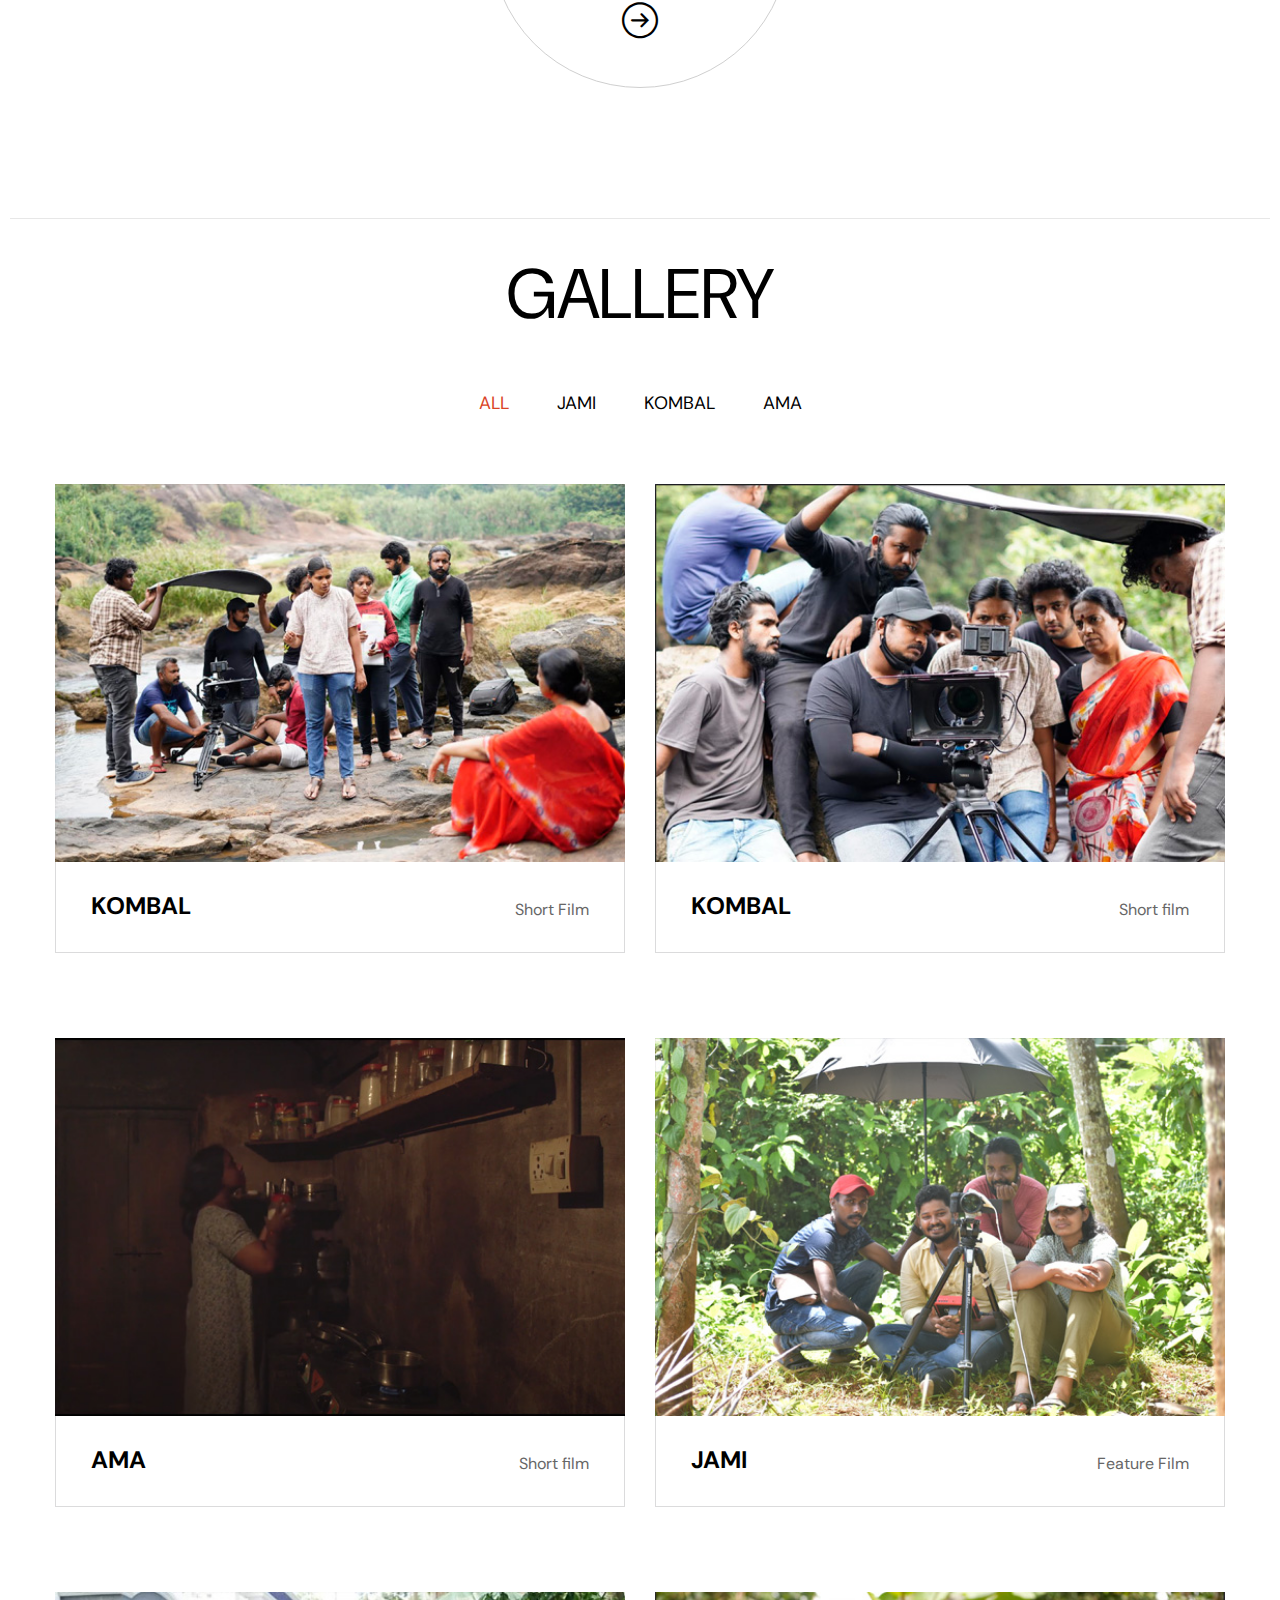
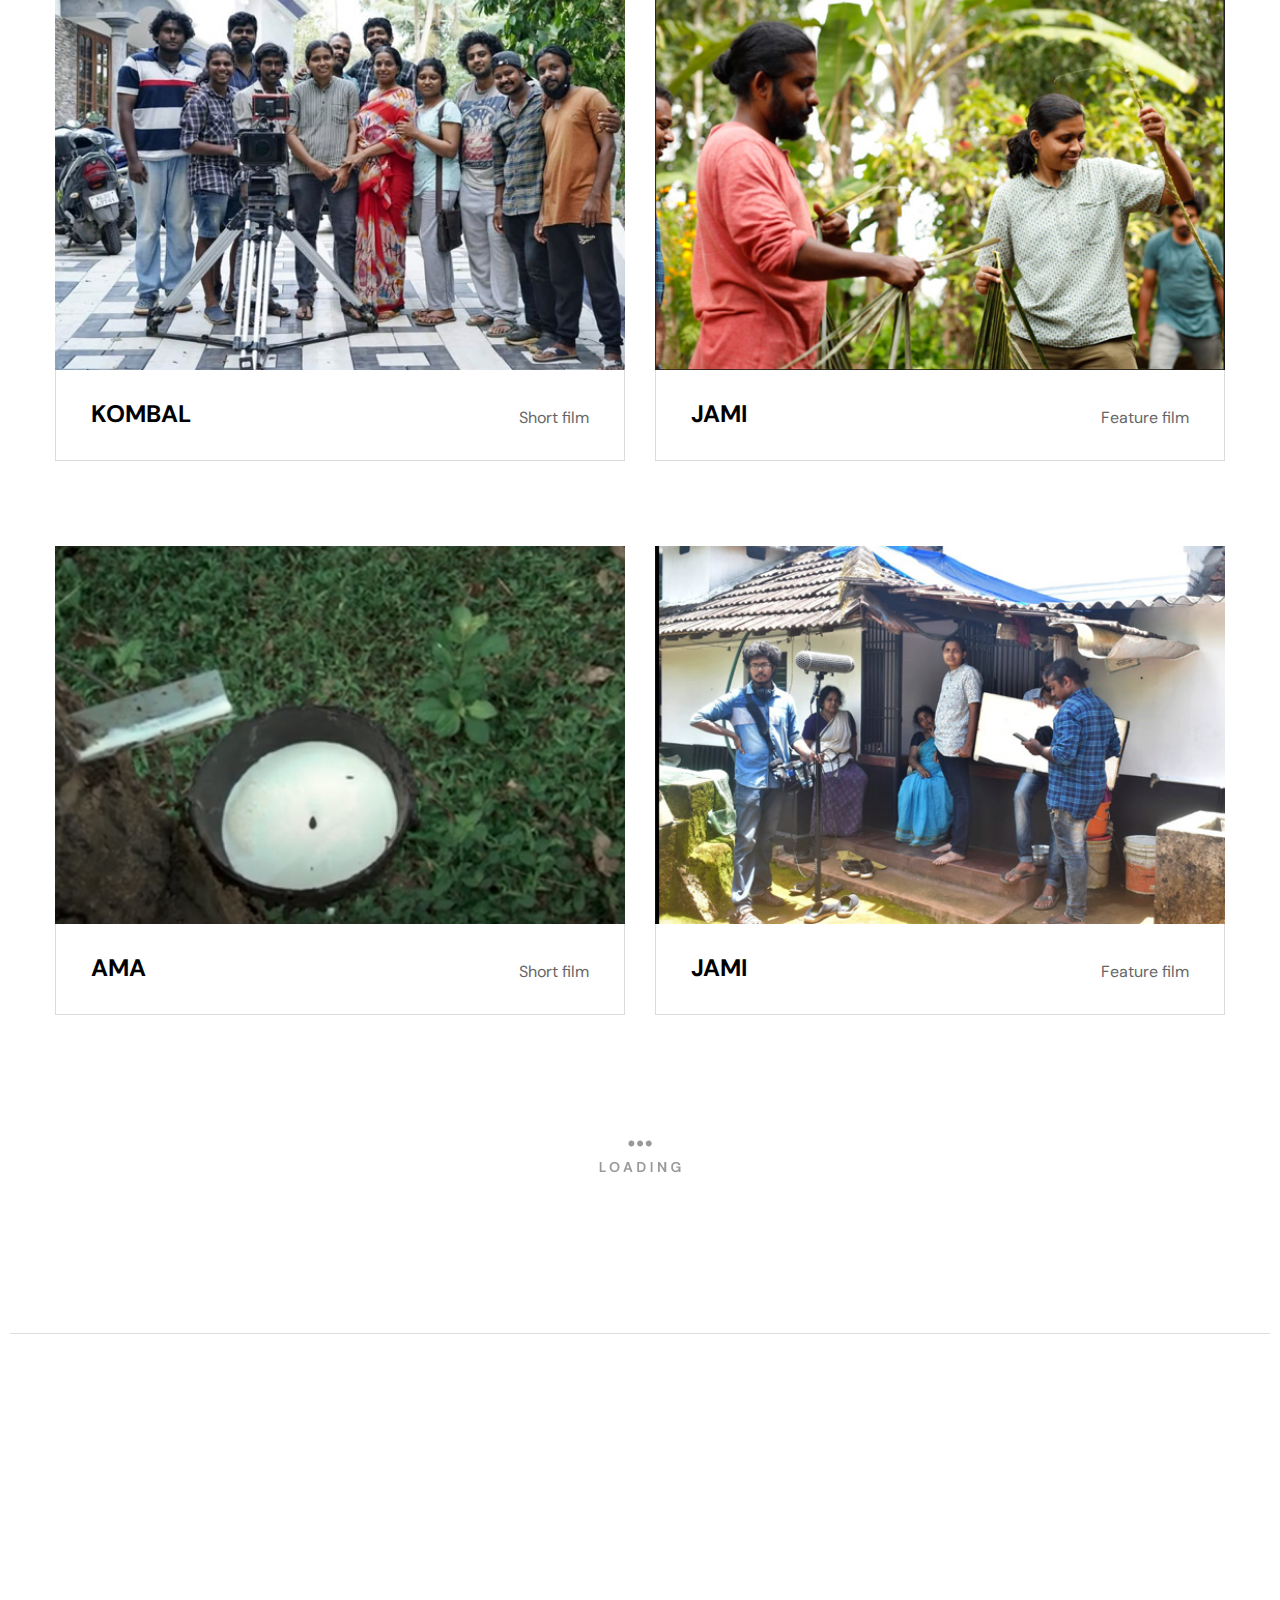
<file: work-jami.html>
<!DOCTYPE html>
<html lang="en-US">
<head>
<meta charset="UTF-8">
<title>Lekshmi Pushpa - Director | Writer</title>
<meta name="description" content="Unore HTML Template is a remarkably beautiful and elegant website template and is the best choice for any type of digital agency or consulting company." />
<meta name="viewport" content="width=device-width, initial-scale=1">
<link rel="profile" href="https://gmpg.org/xfn/11">
<link rel="canonical" href="Replace_with_your_PAGE_URL" />

<!-- Stylesheets -->
<link href="css/bootstrap.css" rel="stylesheet">
<link href="css/main.css" rel="stylesheet">
<link href="css/responsive.css" rel="stylesheet">

<!-- Open Graph (OG) meta tags are snippets of code that control how URLs are displayed when shared on social media  -->
<!-- <meta property="og:locale" content="en_US" />
<meta property="og:type" content="website" />
<meta property="og:title" content="Add a Title" />
<meta property="og:url" content="PAGE_URL" />
<meta property="og:site_name" content="SITE_NAME" /> -->
<!-- For the og:image content, replace the # with a link of an image -->
<!-- <meta property="og:image" content="#" />
<meta property="og:description" content="Add_Description_Text" /> -->

<!-- Fonts -->
<link href="https://fonts.googleapis.com/css2?family=DM+Sans:ital,wght@0,400;0,500;0,700;1,400;1,500;1,700&family=Karla:ital,wght@0,400;0,700;1,700&display=swap" rel="stylesheet">

<!-- Add site Favicon -->
<link rel="shortcut icon" href="images/favicon.png" type="image/x-icon">
<link rel="icon" href="images/favicon.png" type="image/x-icon">
<meta name="msapplication-TileImage" content="images/favicon.png" />

<!-- Structured Data  -->
<script type="application/ld+json">
{
"@context": "http://schema.org",
"@type": "WebSite",
"name": "Replace_with_your_site_title",
"url": "Replace_with_your_site_URL"
}
</script>
</head>

<body class="border-body">

<div class="page-wrapper">

    <!-- Main Header-->
    <header class="main-header header-style-two">

    	<!--Header-Upper-->
        <div class="header-upper">
        	<div class="auto-container">
            	<div class="clearfix">

                	<div class="pull-left logo-box">
                    	<div class="logo"><a href="index.html"><img src="images/logo-2.png" alt="" title=""></a></div>
                    </div>

                   	<div class="nav-outer clearfix">
						<!-- Mobile Navigation Toggler -->
                        <div class="mobile-nav-toggler"><span class="icon flaticon-menu"></span></div>
						<!-- Main Menu -->
						<nav class="main-menu navbar-expand-md">
							<div class="navbar-header">
								<button class="navbar-toggler" type="button" data-toggle="collapse" data-target="#navbarSupportedContent" aria-controls="navbarSupportedContent" aria-expanded="false" aria-label="Toggle navigation">
									<span class="icon-bar"></span>
									<span class="icon-bar"></span>
									<span class="icon-bar"></span>
								</button>
							</div>

							<div class="navbar-collapse show collapse clearfix" id="navbarSupportedContent">
								<ul class="navigation left-nav clearfix">

									<li class="current dropdown"><a href="#">About Me</a>
										<ul>
											<li><a href="portfolio.html">Film Direction</a></li>
											<li><a href="portfolio.html">Script</a></li>
											<li><a href="portfolio.html">Story Writer</a></li>
										</ul>
									</li>
									
									<li class="dropdown"><a href="#">Works</a>
										<ul>
											<li><a href="work-jami.html">Jami/ Clan Women (Feature Length)</a></li>
											<li><a href="work-kompal.html">Kombal / The Girl ( Short Film)</a></li>
											<li><a href="work-ama.html">Ama (അമ) - Short Film</a></li>
											<li><a href="team-jami.html">My Team</a></li>
										</ul>
										<!--<ul>
											<li><a href="about.html">About Us</a></li>
										</ul>-->
									</li>
								</ul>

								<ul class="navigation right-nav clearfix">
									<li class="dropdown"><a href="#">AWARDS</a>
										<ul>
											<li><a href="blog.html">JAMI</a></li>
											<li><a href="blog-detail.html">Kombal</a></li>
											<li><a href="blog-detail.html">AMA</a></li>
										</ul>
									</li>
									<li><a href="contact.html">Contact</a></li>
								</ul>

							</div>

						</nav>

						<!-- Social Box -->
						<ul class="social-box">
							<li><a href="https://twitter.com/"><span class="icofont-twitter"></span></a></li>
							<li><a href="https://www.behance.net/"><span class="icofont-behance"></span></a></li>
							<li><a href="https://www.instagram.com/"><span class="icofont-instagram"></span></a></li>
						</ul>

						<!-- Outer Box -->
						<div class="outer-box">
							<ul class="language-nav">
								<li><a href="https://english.mathrubhumi.com/movies-music/news/lakshmi-pushpa-1.6217375">News</a></li>
								<li><a href="team-jami.html">My Team</a></li>
							</ul>
						</div>

					</div>

                </div>
            </div>
        </div>
        <!--End Header Upper-->

		<!-- Mobile Menu  -->
        <div class="mobile-menu">
            <div class="menu-backdrop"></div>
            <div class="close-btn"><span class="icon lnr lnr-cross"></span></div>

            <nav class="menu-box">
                <div class="nav-logo"><a href="index.html"><img src="images/logo-2.png" alt="" title=""></a></div>
                <div class="menu-outer"><!--Here Menu Will Come Automatically Via Javascript / Same Menu as in Header--></div>
            </nav>
        </div><!-- End Mobile Menu -->

    </header>
    <!--End Main Header -->

	
	<!-- End Page Title Two Section -->

	<!-- spacing -->
	<p>&nbsp; &nbsp; &nbsp;&nbsp;&nbsp;</p>
	<p>&nbsp; &nbsp; &nbsp;&nbsp;&nbsp;</p>

	<!-- Project Description Section -->
	<section class="project-description-section">
		<div class="auto-container">

			<!-- Title Box -->
			<div class="title-box">
				<h2>JAMI/ CLAN WOMEN</h2>
				<div class="text"><h4>Synopsis</h4>
					<h5 style="text-align: justify;">The main character of the movie is a woman who has to be taken care of by her husband and in his absence, her son. With the death of the father, paternal authority functions within the home in the form of the son. The protection extended to the mother by the son working abroad evolves into a surveillance on the life of the single woman. The conflict in the film is also the power struggle between the mother and the son. The struggle against authority leads the middle-class woman to realizations about life.
					</h5></div>
			</div>
			<!--Video Box-->
			<div class="image">
				<figure class="#">
					<img src="images/main-slider/1 jami-1.jpg" alt="">
				</figure>
			</div>

		

			

			<!-- Start Box -->
			<div class="start-box">
				<div class="box-inner">
					<div class="start-text">Start your project <br> with us now</div>
					<h3>Get Started</h3>
					<a href="contact.html" class="arrow icon-arrow-right-circle"></a>
				</div>
			</div>

		</div>
	</section>
	<!-- End Project Description Section -->

	

	

	<!-- Gallery Section -->

	<section class="gallery-page-section">
		<div class="auto-container">
			<div class="title-box">
				<h1 style="color: black; text-align: center;">GALLERY</h1>
			</div>

			<!-- spacing -->
			<p>&nbsp; &nbsp;</p>

			<!--MixitUp Galery-->
            <div class="mixitup-gallery">

                <!--Filter-->
                <div class="filters clearfix">

                	<ul class="filter-tabs filter-btns text-center clearfix">
                        <li class="active filter" data-role="button" data-filter="all">All</li>
                        <li class="filter" data-role="button" data-filter=".brand">JAMI</li>
                        <li class="filter" data-role="button" data-filter=".web">KOMBAL</li>
                        <li class="filter" data-role="button" data-filter=".motion">AMA</li>
                        
                    </ul>

                </div>

                <div class="filter-list row clearfix">

					<!-- Project Block -->
					<div class="project-block mix motion photo web col-lg-6 col-md-6 col-sm-12">
						<div class="inner-box">
							<div class="image">
								<a href="blog-detail.html"><img src="images/gallery/11_kompal.jpg" alt="" /></a>
							</div>
							<div class="lower-box">
								<div class="clearfix">
									<div class="pull-left">
										<h4><a href="blog-detail.html">KOMBAL</a></h4>
									</div>
									<div class="pull-right">
										<div class="category">Short Film</div>
									</div>
								</div>
							</div>
						</div>
					</div>

					<!-- Project Block -->
					<div class="project-block mix web photo col-lg-6 col-md-6 col-sm-12">
						<div class="inner-box">
							<div class="image">
								<a href="blog-detail.html"><img src="images/gallery/8_kompal.jpg" alt="" /></a>
							</div>
							<div class="lower-box">
								<div class="clearfix">
									<div class="pull-left">
										<h4><a href="blog-detail.html">KOMBAL</a></h4>
									</div>
									<div class="pull-right">
										<div class="category">Short film</div>
									</div>
								</div>
							</div>
						</div>
					</div>

					<!-- Project Block -->
					<div class="project-block mix photo motion col-lg-6 col-md-6 col-sm-12">
						<div class="inner-box">
							<div class="image">
								<a href="blog-detail.html"><img src="images/gallery/13-ama.jpg" alt="" /></a>
							</div>
							<div class="lower-box">
								<div class="clearfix">
									<div class="pull-left">
										<h4><a href="blog-detail.html">AMA</a></h4>
									</div>
									<div class="pull-right">
										<div class="category">Short film</div>
									</div>
								</div>
							</div>
						</div>
					</div>

					<!-- Project Block -->
					<div class="project-block mix brand col-lg-6 col-md-6 col-sm-12">
						<div class="inner-box">
							<div class="image">
								<a href="blog-detail.html"><img src="images/gallery/10_jami.jpg" alt="" /></a>
							</div>
							<div class="lower-box">
								<div class="clearfix">
									<div class="pull-left">
										<h4><a href="blog-detail.html">JAMI</a></h4>
									</div>
									<div class="pull-right">
										<div class="category">Feature Film</div>
									</div>
								</div>
							</div>
						</div>
					</div>

					<!-- Project Block -->
					<div class="project-block mix web motion col-lg-6 col-md-6 col-sm-12">
						<div class="inner-box">
							<div class="image">
								<a href="blog-detail.html"><img src="images/gallery/7_kompal.jpg" alt="" /></a>
							</div>
							<div class="lower-box">
								<div class="clearfix">
									<div class="pull-left">
										<h4><a href="blog-detail.html">KOMBAL</a></h4>
									</div>
									<div class="pull-right">
										<div class="category">Short film</div>
									</div>
								</div>
							</div>
						</div>
					</div>

					<!-- Project Block -->
					<div class="project-block mix brand col-lg-6 col-md-6 col-sm-12">
						<div class="inner-box">
							<div class="image">
								<a href="blog-detail.html"><img src="images/gallery/12_jami.jpg" alt="" /></a>
							</div>
							<div class="lower-box">
								<div class="clearfix">
									<div class="pull-left">
										<h4><a href="blog-detail.html">JAMI</a></h4>
									</div>
									<div class="pull-right">
										<div class="category">Feature film</div>
									</div>
								</div>
							</div>
						</div>
					</div>

					<!-- Project Block -->
					<div class="project-block mix photo motion col-lg-6 col-md-6 col-sm-12">
						<div class="inner-box">
							<div class="image">
								<a href="blog-detail.html"><img src="images/gallery/9_ama.jpg" alt="" /></a>
							</div>
							<div class="lower-box">
								<div class="clearfix">
									<div class="pull-left">
										<h4><a href="blog-detail.html">AMA</a></h4>
									</div>
									<div class="pull-right">
										<div class="category">Short film</div>
									</div>
								</div>
							</div>
						</div>
					</div>

					<!-- Project Block -->
					<div class="project-block mix web photo brand col-lg-6 col-md-6 col-sm-12">
						<div class="inner-box">
							<div class="image">
								<a href="blog-detail.html"><img src="images/gallery/14_jami.jpg" alt="" /></a>
							</div>
							<div class="lower-box">
								<div class="clearfix">
									<div class="pull-left">
										<h4><a href="blog-detail.html">JAMI</a></h4>
									</div>
									<div class="pull-right">
										<div class="category">Feature film</div>
									</div>
								</div>
							</div>
						</div>
					</div>

					

				</div>
			</div>

			<!-- Loading Box -->
			<div class="loading-boxed text-center">
				<a href="#"><img src="images/icons/loader.png" alt="" /></a>
			</div>

		</div>
	</section>
	<!-- End Gallery Section Two -->

	<!-- Main Footer -->
    <footer class="main-footer">
		<div class="auto-container">
			<!--Widgets Section-->
			<div class="widgets-section">
				<div class="row clearfix">

					<!-- Footer Column -->
					<div class="footer-column col-lg-4 col-md-6 col-sm-12">
						<div class="footer-widget office-widget wow fadeInUp" data-wow-delay="0ms" data-wow-duration="1500ms">
							<h4>Contact Me</h4>
							<ul class="location-list">
								<li><h5>Don't hesitate to get in touch <br> Your inquiries are always welcome.</h5></li>
								<li><a href="mailto:lekshmipushpa000@gmail.com"><h5>lekshmipushpa000@gmail.com</h5></a></li>
								<li><a href="mailto:jamimovie2024@gmail.com"><h5>jamimovie2024@gmail.com</h5></a></li>
							</ul>
							<!-- Social Box -->
							<ul class="social-box">
								<li><a href="https://twitter.com/" class="icofont-twitter"></a></li>
								<li class="facebook"><a href="https://www.facebook.com/lekshmip.nair.10" class="icofont-facebook"></a></li>
								<li class="google"><a href="https://www.bing.com/images/search?view=detailV2&ccid=rcxxdT9U&id=4D12485B9E70BFD5E77334C337F9FAC352E354DE&thid=OIP.rcxxdT9UnERzPTBeEs0bdgHaD2&mediaurl=https%3A%2F%2Fimg.onmanorama.com%2Fcontent%2Fdam%2Fmm%2Fen%2Fentertainment%2Fentertainment-news%2Fimages%2F2021%2F11%2F27%2Fkombal-short-film.jpg&exph=650&expw=1248&q=lekshmi+pushpa&simid=608052406718762101&form=IRPRST&ck=1CC7478E4C9CDD2B4B4A67F1EA79CFAC&selectedindex=5&itb=0&cw=1145&ch=535&ajaxhist=0&ajaxserp=0&vt=2&sim=15,0&ajaxhist=0&ajaxserp=0" class="icofont-google-plus"></a></li>
								<li class="behance"><a href="https://www.behance.net/" class="icofont-behance"></a></li>
								<li class="instagram"><a href="https://www.instagram.com/lekshmipushpa/" class="icofont-instagram"></a></li>
							</ul>
						</div>
					</div>

					<!-- Footer Column -->
					<div class="footer-column col-lg-4 col-md-12 col-sm-12">
						<div class="footer-widget logo-widget wow fadeInUp" data-wow-delay="0ms" data-wow-duration="1500ms">
							<div class="logo">
								<a href="index.html"><img src="images/footer-logo.png" alt="" /></a>
							</div>
						</div>
					</div>

					<!-- Footer Column -->
					<div class="footer-column col-lg-4 col-md-6 col-sm-12">
						<div class="footer-widget twitter-widget wow fadeInUp" data-wow-delay="0ms" data-wow-duration="1500ms">
							<h4>Social media</h4>
							<div class="facebook"><h5>
								Contact me without hesitation. <br> facebook: <a href="https://www.facebook.com/lekshmip.nair.10">Lekshmi Pushpa</a><br>
							</h5>
							</div>
							<div><li>...................................................................</li></div>
							<div class="instagram"><h5>
								Your connection is welcome.<br> Me on instagram: <a href="https://www.instagram.com/lekshmipushpa/">lekshmipushpa</a><br>
							</h5>
							</div>
						</div>
					</div>

				</div>
			</div>
		</div>
		<div class="footer-bottom wow fadeInUp" data-wow-delay="0ms" data-wow-duration="1500ms">
			<div class="auto-container">
				<div class="copyright">Where creativity meets expertise.

					<script type="text/javascript">document.write;</script> Designed with passion, your multimedia expert<i class="icon-heart text-danger" aria-hidden="true"></i> - <a
						href="https://www.instagram.com/asishgopi/" target="_blank">Asish Gopi</a>
				</div>
			</div>
		</div>
	</footer>

</div>
<!--End pagewrapper-->

<!-- Scroll To Top -->
<div class="scroll-to-top scroll-to-target" data-target="html"><span class="fa fa-arrow-circle-up"></span></div>

<script src="js/jquery.js"></script>
<script src="js/popper.min.js"></script>
<script src="js/bootstrap.min.js"></script>
<script src="js/jquery.mCustomScrollbar.concat.min.js"></script>
<script src="js/jquery.fancybox.js"></script>
<script src="js/appear.js"></script>
<script src="js/owl.js"></script>
<script src="js/wow.js"></script>
<script src="js/parallax.min.js"></script>
<script src="js/tilt.jquery.min.js"></script>
<script src="js/jquery.paroller.min.js"></script>
<script src="js/mixitup.js"></script>
<script src="js/validate.js"></script>
<script src="js/jquery-ui.js"></script>
<script src="js/script.js"></script>

</body>
</html>
</file>
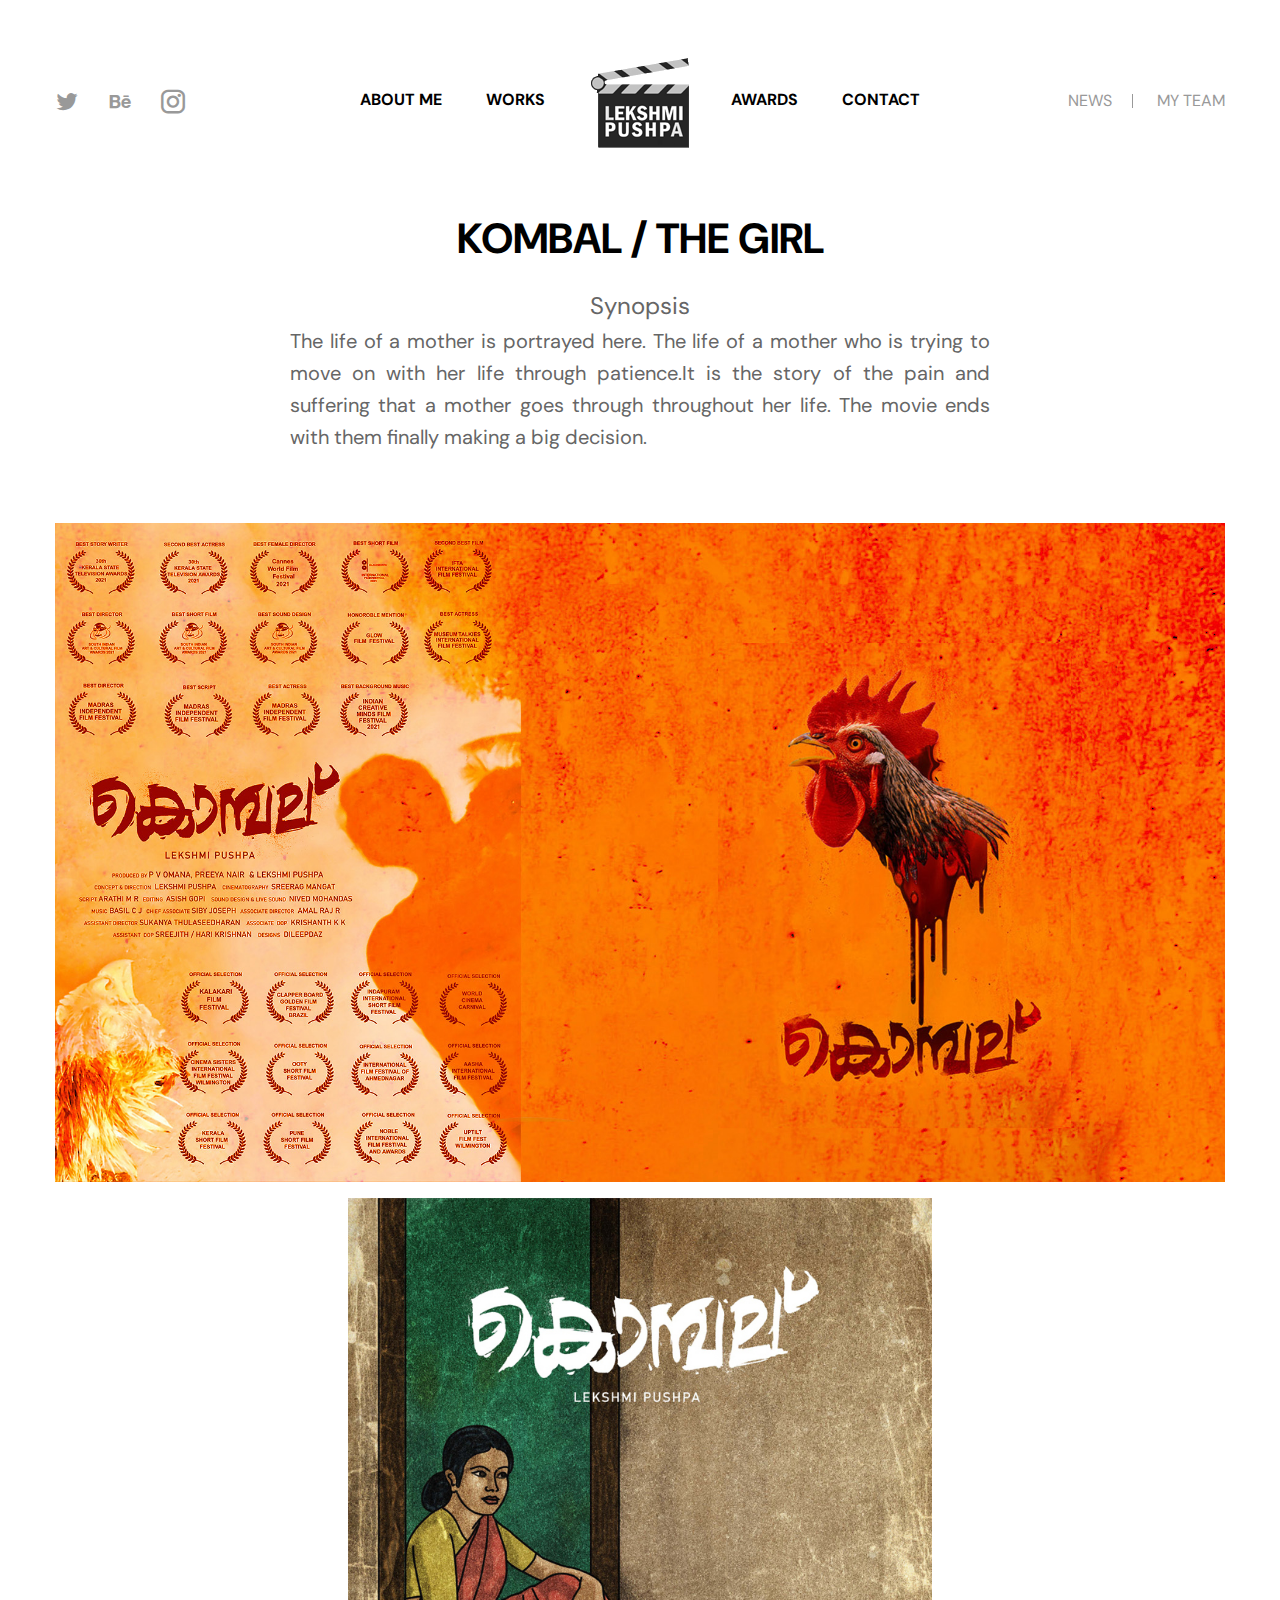
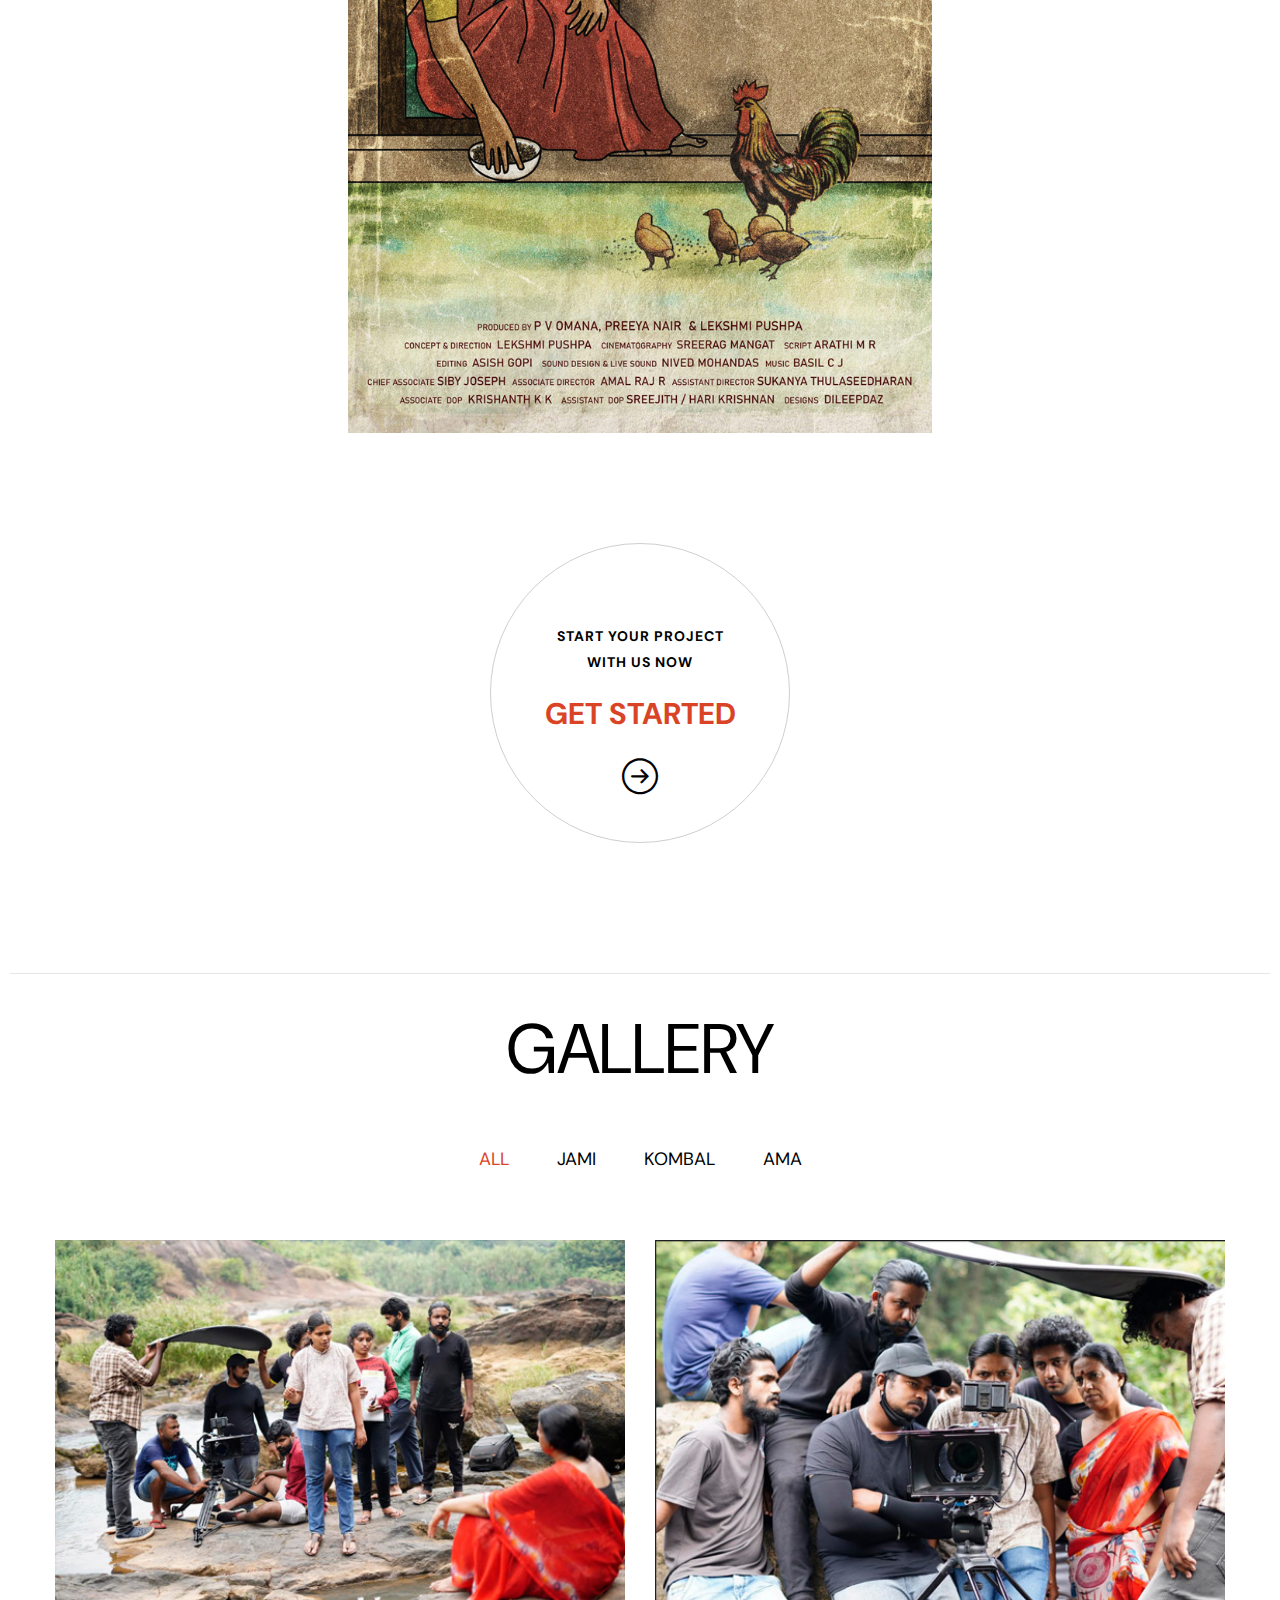
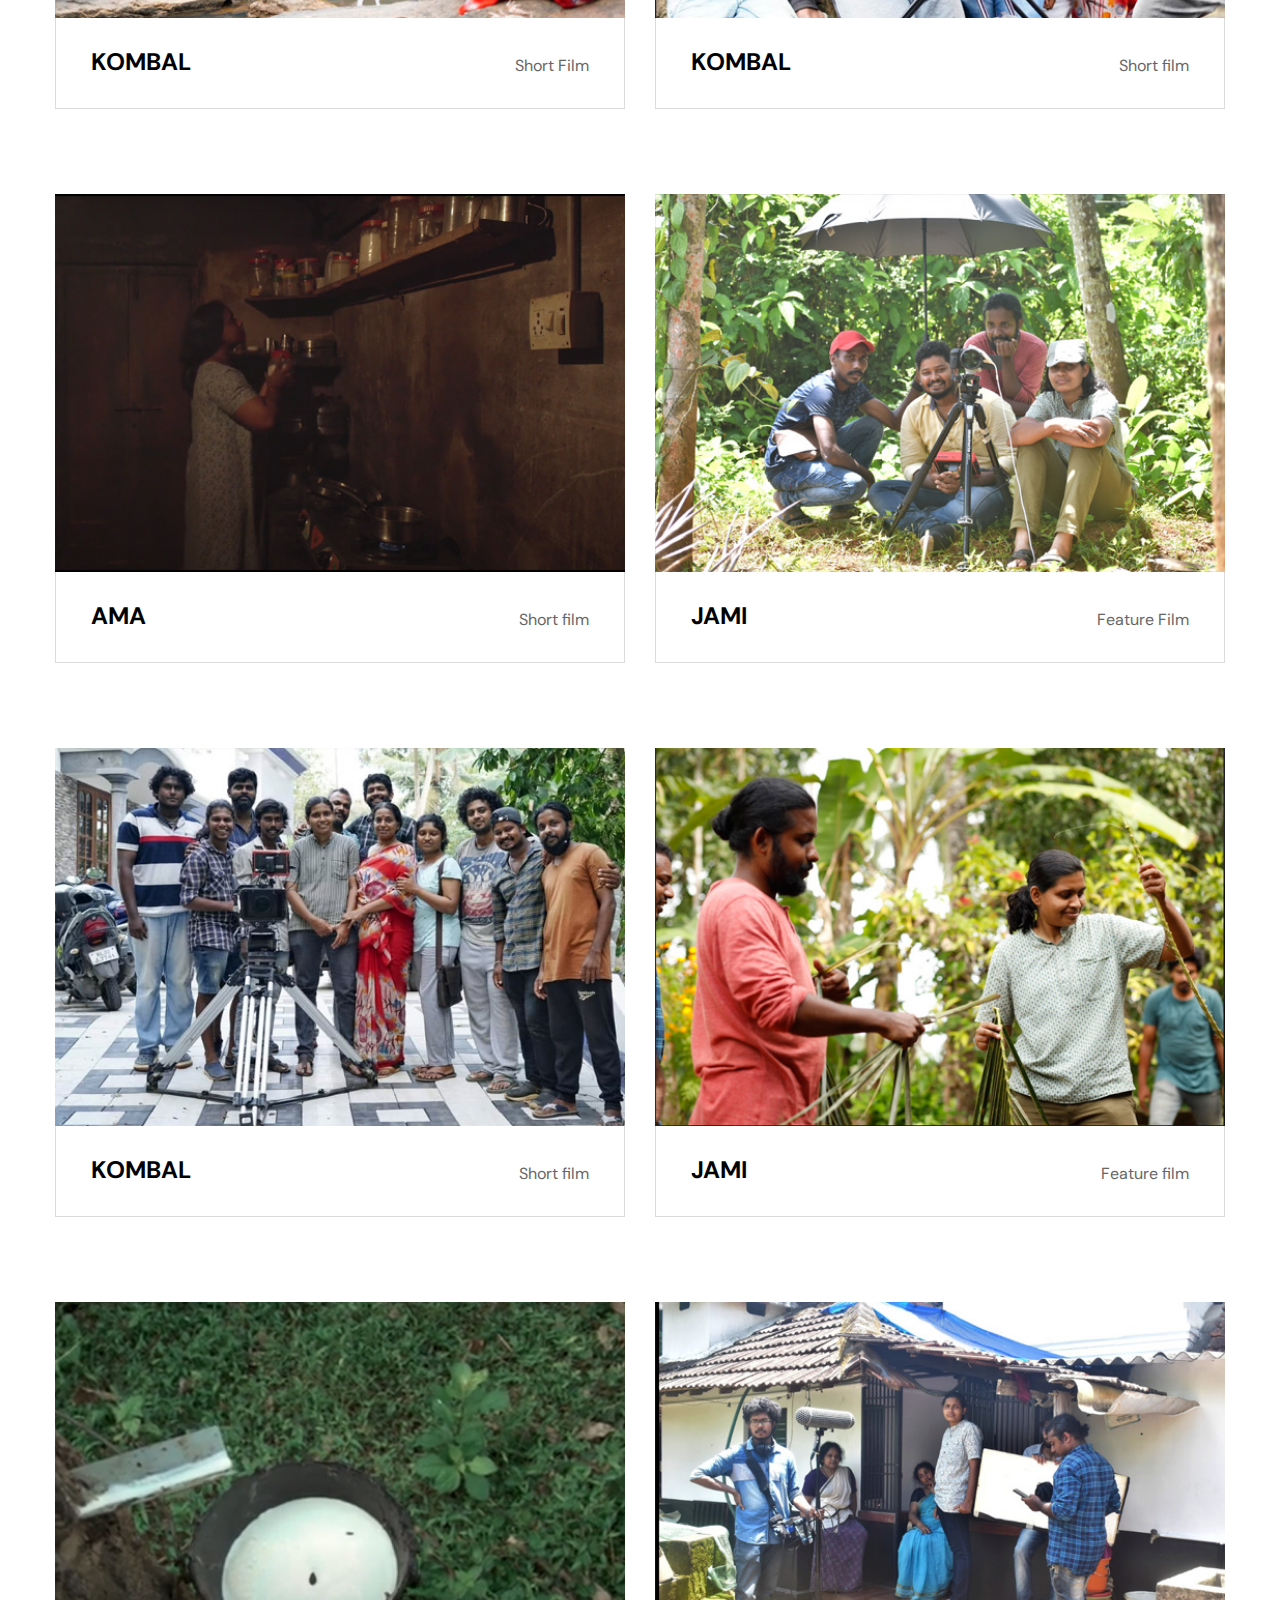
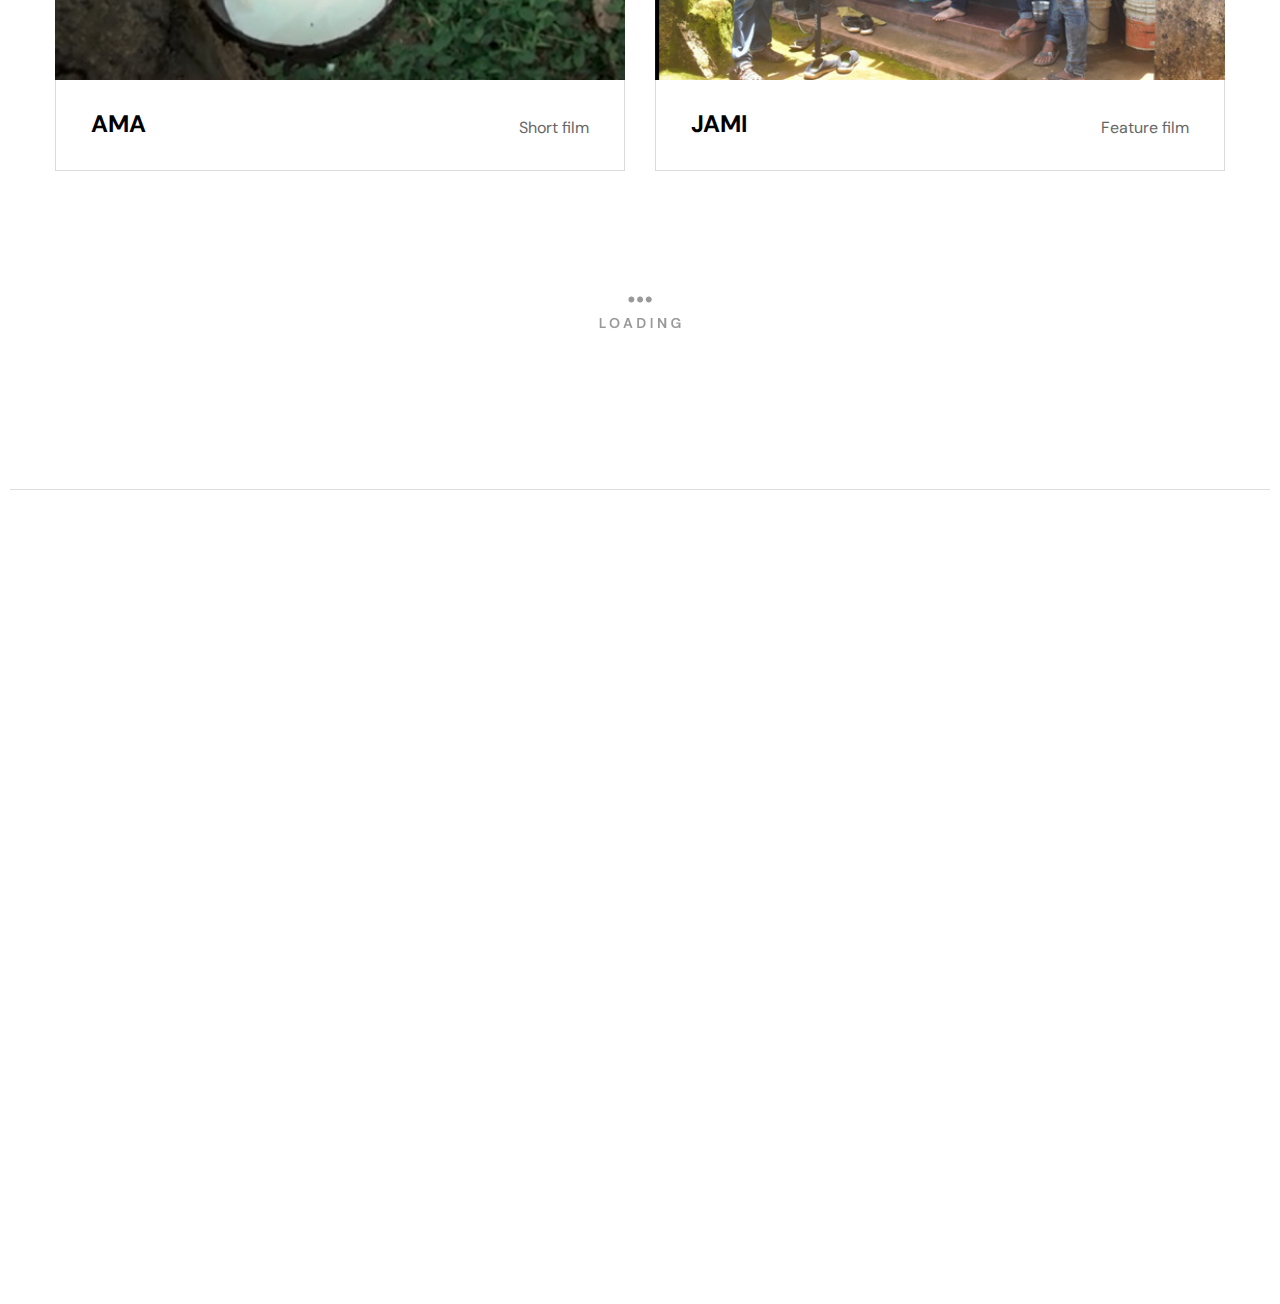
<file: work-kompal.html>
<!DOCTYPE html>
<html lang="en-US">
<head>
<meta charset="UTF-8">
<title>Lekshmi Pushpa - Director | Writer</title>
<meta name="description" content="Unore HTML Template is a remarkably beautiful and elegant website template and is the best choice for any type of digital agency or consulting company." />
<meta name="viewport" content="width=device-width, initial-scale=1">
<link rel="profile" href="https://gmpg.org/xfn/11">
<link rel="canonical" href="Replace_with_your_PAGE_URL" />

<!-- Stylesheets -->
<link href="css/bootstrap.css" rel="stylesheet">
<link href="css/main.css" rel="stylesheet">
<link href="css/responsive.css" rel="stylesheet">

<!-- Open Graph (OG) meta tags are snippets of code that control how URLs are displayed when shared on social media  -->
<!-- <meta property="og:locale" content="en_US" />
<meta property="og:type" content="website" />
<meta property="og:title" content="Add a Title" />
<meta property="og:url" content="PAGE_URL" />
<meta property="og:site_name" content="SITE_NAME" /> -->
<!-- For the og:image content, replace the # with a link of an image -->
<!-- <meta property="og:image" content="#" />
<meta property="og:description" content="Add_Description_Text" /> -->

<!-- Fonts -->
<link href="https://fonts.googleapis.com/css2?family=DM+Sans:ital,wght@0,400;0,500;0,700;1,400;1,500;1,700&family=Karla:ital,wght@0,400;0,700;1,700&display=swap" rel="stylesheet">

<!-- Add site Favicon -->
<link rel="shortcut icon" href="images/favicon.png" type="image/x-icon">
<link rel="icon" href="images/favicon.png" type="image/x-icon">
<meta name="msapplication-TileImage" content="images/favicon.png" />

<!-- Structured Data  -->
<script type="application/ld+json">
{
"@context": "http://schema.org",
"@type": "WebSite",
"name": "Replace_with_your_site_title",
"url": "Replace_with_your_site_URL"
}
</script>
</head>

<body class="border-body">

<div class="page-wrapper">

    <!-- Main Header-->
    <header class="main-header header-style-two">

    	<!--Header-Upper-->
        <div class="header-upper">
        	<div class="auto-container">
            	<div class="clearfix">

                	<div class="pull-left logo-box">
                    	<div class="logo"><a href="index.html"><img src="images/logo-2.png" alt="" title=""></a></div>
                    </div>

                   	<div class="nav-outer clearfix">
						<!-- Mobile Navigation Toggler -->
                        <div class="mobile-nav-toggler"><span class="icon flaticon-menu"></span></div>
						<!-- Main Menu -->
						<nav class="main-menu navbar-expand-md">
							<div class="navbar-header">
								<button class="navbar-toggler" type="button" data-toggle="collapse" data-target="#navbarSupportedContent" aria-controls="navbarSupportedContent" aria-expanded="false" aria-label="Toggle navigation">
									<span class="icon-bar"></span>
									<span class="icon-bar"></span>
									<span class="icon-bar"></span>
								</button>
							</div>

							<div class="navbar-collapse show collapse clearfix" id="navbarSupportedContent">
								<ul class="navigation left-nav clearfix">

									<li class="current dropdown"><a href="#">About Me</a>
										<ul>
											<li><a href="portfolio.html">Film Direction</a></li>
											<li><a href="portfolio.html">Script</a></li>
											<li><a href="portfolio.html">Story Writer</a></li>
										</ul>
									</li>
									
									<li class="dropdown"><a href="#">Works</a>
										<ul>
											<li><a href="work-jami.html">Jami/ Clan Women (Feature Length)</a></li>
											<li><a href="work-kompal.html">Kombal / The Girl ( Short Film)</a></li>
											<li><a href="work-ama.html">Ama (അമ) - Short Film</a></li>
											<li><a href="team-jami.html">My Team</a></li>
										</ul>
										<!--<ul>
											<li><a href="about.html">About Us</a></li>
										</ul>-->
									</li>
								</ul>

								<ul class="navigation right-nav clearfix">
									<li class="dropdown"><a href="#">AWARDS</a>
										<ul>
											<li><a href="blog.html">JAMI</a></li>
											<li><a href="blog-detail.html">Kombal</a></li>
											<li><a href="blog-detail.html">AMA</a></li>
										</ul>
									</li>
									<li><a href="contact.html">Contact</a></li>
								</ul>

							</div>

						</nav>

						<!-- Social Box -->
						<ul class="social-box">
							<li><a href="https://twitter.com/"><span class="icofont-twitter"></span></a></li>
							<li><a href="https://www.behance.net/"><span class="icofont-behance"></span></a></li>
							<li><a href="https://www.instagram.com/"><span class="icofont-instagram"></span></a></li>
						</ul>

						<!-- Outer Box -->
						<div class="outer-box">
							<ul class="language-nav">
								<li><a href="https://english.mathrubhumi.com/movies-music/news/lakshmi-pushpa-1.6217375">News</a></li>
								<li><a href="team-jami.html">My Team</a></li>
							</ul>
						</div>

					</div>

                </div>
            </div>
        </div>
        <!--End Header Upper-->

		<!-- Mobile Menu  -->
        <div class="mobile-menu">
            <div class="menu-backdrop"></div>
            <div class="close-btn"><span class="icon lnr lnr-cross"></span></div>

            <nav class="menu-box">
                <div class="nav-logo"><a href="index.html"><img src="images/logo-2.png" alt="" title=""></a></div>
                <div class="menu-outer"><!--Here Menu Will Come Automatically Via Javascript / Same Menu as in Header--></div>
            </nav>
        </div><!-- End Mobile Menu -->

    </header>
    <!--End Main Header -->

	<!-- Page Title Two Section -->
    
	<!-- End Page Title Two Section -->

	<!-- Project Description Section -->

	<!-- spacing -->
	<p>&nbsp; &nbsp; &nbsp;&nbsp;&nbsp;</p>
	<p>&nbsp; &nbsp; &nbsp;&nbsp;&nbsp;</p>

	<section class="project-description-section">
		<div class="auto-container">

			<!-- Title Box -->
			
			<!--Video Box-->
			

			<!-- Title Box -->
			<div class="title-box">
				<h2>KOMBAL / The Girl </h2>
				<div class="text"><h4>Synopsis</h4>
					<h5 style="text-align: justify;">The life of a mother is portrayed here. The life of a mother who is trying to move on with her life through patience.It is the story of the pain and suffering that a mother goes through throughout her life. The movie ends with them finally making a big decision.

					</h5></div>
			</div>
			<!--Video Box-->
			<div class="image">
				<figure class="#">
					<img src="images/main-slider/1 kompl full.jpg" alt="">
				</figure>
			</div>

			<!--Video Box-->
			<div class="image">
				<figure class="centerimg">
					<img src="images/main-slider/kompal poster.jpg" alt="">
				</figure>
			</div>

		
			<!-- Title Box -->
			
			
			<!-- Start Box -->
			<div class="start-box">
				<div class="box-inner">
					<div class="start-text">Start your project <br> with us now</div>
					<h3>Get Started</h3>
					<a href="contact.html" class="arrow icon-arrow-right-circle"></a>
				</div>
			</div>

		</div>
	</section>
	<!-- End Project Description Section -->

	

	

	<!-- Gallery Section -->

	<section class="gallery-page-section">
		<div class="auto-container">
			<div class="title-box">
				<h1 style="color: black; text-align: center;">GALLERY</h1>
			</div>

			<!-- spacing -->
			<p>&nbsp; &nbsp;</p>

			<!--MixitUp Galery-->
            <div class="mixitup-gallery">

                <!--Filter-->
                <div class="filters clearfix">

                	<ul class="filter-tabs filter-btns text-center clearfix">
                        <li class="active filter" data-role="button" data-filter="all">All</li>
                        <li class="filter" data-role="button" data-filter=".brand">JAMI</li>
                        <li class="filter" data-role="button" data-filter=".web">KOMBAL</li>
                        <li class="filter" data-role="button" data-filter=".motion">AMA</li>
                        
                    </ul>

                </div>

                <div class="filter-list row clearfix">

					<!-- Project Block -->
					<div class="project-block mix motion photo web col-lg-6 col-md-6 col-sm-12">
						<div class="inner-box">
							<div class="image">
								<a href="blog-detail.html"><img src="images/gallery/11_kompal.jpg" alt="" /></a>
							</div>
							<div class="lower-box">
								<div class="clearfix">
									<div class="pull-left">
										<h4><a href="blog-detail.html">KOMBAL</a></h4>
									</div>
									<div class="pull-right">
										<div class="category">Short Film</div>
									</div>
								</div>
							</div>
						</div>
					</div>

					<!-- Project Block -->
					<div class="project-block mix web photo col-lg-6 col-md-6 col-sm-12">
						<div class="inner-box">
							<div class="image">
								<a href="blog-detail.html"><img src="images/gallery/8_kompal.jpg" alt="" /></a>
							</div>
							<div class="lower-box">
								<div class="clearfix">
									<div class="pull-left">
										<h4><a href="blog-detail.html">KOMBAL</a></h4>
									</div>
									<div class="pull-right">
										<div class="category">Short film</div>
									</div>
								</div>
							</div>
						</div>
					</div>

					<!-- Project Block -->
					<div class="project-block mix photo motion col-lg-6 col-md-6 col-sm-12">
						<div class="inner-box">
							<div class="image">
								<a href="blog-detail.html"><img src="images/gallery/13-ama.jpg" alt="" /></a>
							</div>
							<div class="lower-box">
								<div class="clearfix">
									<div class="pull-left">
										<h4><a href="blog-detail.html">AMA</a></h4>
									</div>
									<div class="pull-right">
										<div class="category">Short film</div>
									</div>
								</div>
							</div>
						</div>
					</div>

					<!-- Project Block -->
					<div class="project-block mix brand col-lg-6 col-md-6 col-sm-12">
						<div class="inner-box">
							<div class="image">
								<a href="blog-detail.html"><img src="images/gallery/10_jami.jpg" alt="" /></a>
							</div>
							<div class="lower-box">
								<div class="clearfix">
									<div class="pull-left">
										<h4><a href="blog-detail.html">JAMI</a></h4>
									</div>
									<div class="pull-right">
										<div class="category">Feature Film</div>
									</div>
								</div>
							</div>
						</div>
					</div>

					<!-- Project Block -->
					<div class="project-block mix web motion col-lg-6 col-md-6 col-sm-12">
						<div class="inner-box">
							<div class="image">
								<a href="blog-detail.html"><img src="images/gallery/7_kompal.jpg" alt="" /></a>
							</div>
							<div class="lower-box">
								<div class="clearfix">
									<div class="pull-left">
										<h4><a href="blog-detail.html">KOMBAL</a></h4>
									</div>
									<div class="pull-right">
										<div class="category">Short film</div>
									</div>
								</div>
							</div>
						</div>
					</div>

					<!-- Project Block -->
					<div class="project-block mix brand col-lg-6 col-md-6 col-sm-12">
						<div class="inner-box">
							<div class="image">
								<a href="blog-detail.html"><img src="images/gallery/12_jami.jpg" alt="" /></a>
							</div>
							<div class="lower-box">
								<div class="clearfix">
									<div class="pull-left">
										<h4><a href="blog-detail.html">JAMI</a></h4>
									</div>
									<div class="pull-right">
										<div class="category">Feature film</div>
									</div>
								</div>
							</div>
						</div>
					</div>

					<!-- Project Block -->
					<div class="project-block mix photo motion col-lg-6 col-md-6 col-sm-12">
						<div class="inner-box">
							<div class="image">
								<a href="blog-detail.html"><img src="images/gallery/9_ama.jpg" alt="" /></a>
							</div>
							<div class="lower-box">
								<div class="clearfix">
									<div class="pull-left">
										<h4><a href="blog-detail.html">AMA</a></h4>
									</div>
									<div class="pull-right">
										<div class="category">Short film</div>
									</div>
								</div>
							</div>
						</div>
					</div>

					<!-- Project Block -->
					<div class="project-block mix web photo brand col-lg-6 col-md-6 col-sm-12">
						<div class="inner-box">
							<div class="image">
								<a href="blog-detail.html"><img src="images/gallery/14_jami.jpg" alt="" /></a>
							</div>
							<div class="lower-box">
								<div class="clearfix">
									<div class="pull-left">
										<h4><a href="blog-detail.html">JAMI</a></h4>
									</div>
									<div class="pull-right">
										<div class="category">Feature film</div>
									</div>
								</div>
							</div>
						</div>
					</div>

				</div>
			</div>

			<!-- Loading Box -->
			<div class="loading-boxed text-center">
				<a href="#"><img src="images/icons/loader.png" alt="" /></a>
			</div>

		</div>
	</section>
	<!-- End Gallery Section Two -->

	<!-- Main Footer -->
    <footer class="main-footer">
		<div class="auto-container">
			<!--Widgets Section-->
			<div class="widgets-section">
				<div class="row clearfix">

					<!-- Footer Column -->
					<div class="footer-column col-lg-4 col-md-6 col-sm-12">
						<div class="footer-widget office-widget wow fadeInUp" data-wow-delay="0ms" data-wow-duration="1500ms">
							<h4>Contact Me</h4>
							<ul class="location-list">
								<li><h5>Don't hesitate to get in touch <br> Your inquiries are always welcome.</h5></li>
								<li><a href="mailto:lekshmipushpa000@gmail.com"><h5>lekshmipushpa000@gmail.com</h5></a></li>
								<li><a href="mailto:jamimovie2024@gmail.com"><h5>jamimovie2024@gmail.com</h5></a></li>
							</ul>
							<!-- Social Box -->
							<ul class="social-box">
								<li><a href="https://twitter.com/" class="icofont-twitter"></a></li>
								<li class="facebook"><a href="https://www.facebook.com/lekshmip.nair.10" class="icofont-facebook"></a></li>
								<li class="google"><a href="https://www.bing.com/images/search?view=detailV2&ccid=rcxxdT9U&id=4D12485B9E70BFD5E77334C337F9FAC352E354DE&thid=OIP.rcxxdT9UnERzPTBeEs0bdgHaD2&mediaurl=https%3A%2F%2Fimg.onmanorama.com%2Fcontent%2Fdam%2Fmm%2Fen%2Fentertainment%2Fentertainment-news%2Fimages%2F2021%2F11%2F27%2Fkombal-short-film.jpg&exph=650&expw=1248&q=lekshmi+pushpa&simid=608052406718762101&form=IRPRST&ck=1CC7478E4C9CDD2B4B4A67F1EA79CFAC&selectedindex=5&itb=0&cw=1145&ch=535&ajaxhist=0&ajaxserp=0&vt=2&sim=15,0&ajaxhist=0&ajaxserp=0" class="icofont-google-plus"></a></li>
								<li class="behance"><a href="https://www.behance.net/" class="icofont-behance"></a></li>
								<li class="instagram"><a href="https://www.instagram.com/lekshmipushpa/" class="icofont-instagram"></a></li>
							</ul>
						</div>
					</div>

					<!-- Footer Column -->
					<div class="footer-column col-lg-4 col-md-12 col-sm-12">
						<div class="footer-widget logo-widget wow fadeInUp" data-wow-delay="0ms" data-wow-duration="1500ms">
							<div class="logo">
								<a href="index.html"><img src="images/footer-logo.png" alt="" /></a>
							</div>
						</div>
					</div>

					<!-- Footer Column -->
					<div class="footer-column col-lg-4 col-md-6 col-sm-12">
						<div class="footer-widget twitter-widget wow fadeInUp" data-wow-delay="0ms" data-wow-duration="1500ms">
							<h4>Social media</h4>
							<div class="facebook"><h5>
								Contact me without hesitation. <br> facebook: <a href="https://www.facebook.com/lekshmip.nair.10">Lekshmi Pushpa</a><br>
							</h5>
							</div>
							<div><li>...................................................................</li></div>
							<div class="instagram"><h5>
								Your connection is welcome.<br> Me on instagram: <a href="https://www.instagram.com/lekshmipushpa/">lekshmipushpa</a><br>
							</h5>
							</div>
						</div>
					</div>

				</div>
			</div>
		</div>
		<div class="footer-bottom wow fadeInUp" data-wow-delay="0ms" data-wow-duration="1500ms">
			<div class="auto-container">
				<div class="copyright">Where creativity meets expertise.

					<script type="text/javascript">document.write;</script> Designed with passion, your multimedia expert<i class="icon-heart text-danger" aria-hidden="true"></i> - <a
						href="https://www.instagram.com/asishgopi/" target="_blank">Asish Gopi</a>
				</div>
			</div>
		</div>
	</footer>

</div>
<!--End pagewrapper-->

<!-- Scroll To Top -->
<div class="scroll-to-top scroll-to-target" data-target="html"><span class="fa fa-arrow-circle-up"></span></div>

<script src="js/jquery.js"></script>
<script src="js/popper.min.js"></script>
<script src="js/bootstrap.min.js"></script>
<script src="js/jquery.mCustomScrollbar.concat.min.js"></script>
<script src="js/jquery.fancybox.js"></script>
<script src="js/appear.js"></script>
<script src="js/owl.js"></script>
<script src="js/wow.js"></script>
<script src="js/parallax.min.js"></script>
<script src="js/tilt.jquery.min.js"></script>
<script src="js/jquery.paroller.min.js"></script>
<script src="js/mixitup.js"></script>
<script src="js/validate.js"></script>
<script src="js/jquery-ui.js"></script>
<script src="js/script.js"></script>

</body>
</html>
</file>
<file: css/responsive.css>
/* Unore HTML Template*/

	@media only screen and (max-width: 1750px){
		
	}
	
	@media only screen and (max-width: 1140px){
	
	.main-header{
		margin:0px !important;
	}
	
	.main-menu .navigation > li{
		margin-left:0px;
	}
	
	.main-header .outer-box .buttons-box .theme-btn{
		font-size:16px;
	}
	
	.main-menu .navigation > li{
		margin-right:25px;
	}
	
	.main-header .header-upper .outer-container{
		padding:0px 15px;
	}
	
	.banner-section .owl-nav .owl-next{
		right:15px;
	}
	
	.banner-section .owl-nav .owl-prev{
		left:15px;
	}
	
	.border-body{
		border:0px;
	}
	
	.project-section .project-tab .tab-btns-box{
		top:0px;
		margin-top:0px;
	}
	
	.project-section .outer-container{
		padding:0px 15px;
	}
	
	.service-block .inner-box{
		padding-left:25px;
		padding-right:25px;
	}
	
	.team-section .team-block:nth-child(4) .inner-box .overlay-content,
	.team-section .team-block:nth-child(7) .inner-box .overlay-content{
		left:auto;
		right:50%;
	}
	
	.price-block .inner-box{
		padding-left:25px;
		padding-right:25px;
	}
	
	.price-block .inner-box .theme-btn{
		padding:11px 26px;
	}
	
	.press-block .inner-box{
		padding-left:30px;
		padding-right:30px;
	}
	
	.main-header .main-menu .navigation.left-nav{
		padding-left:50px;
	}
	
	.main-header .main-menu .navigation.right-nav{
		padding-right:40px;
	}
	
	.banner-section .content-boxed .text,
	.banner-section .content-boxed h1{
		margin-left:0px;
	}
	
}

@media only screen and (min-width: 768px){
	.main-menu .navigation > li > ul,
	.main-menu .navigation > li > ul > li > ul,
	.main-menu .navigation > li > ul > li > ul > li > ul,
	.main-menu .navigation > li > ul > li > ul > li > ul > li > ul{
		display:block !important;
		visibility:hidden;
		opacity:0;
	}
}

@media only screen and (max-width: 1023px){
	
	.main-header .sticky-header .pull-right{
		width:100%;
	}
	
	.main-header .main-box .logo-box {
		position:relative;
		left:0px;
		top:0px;
		right:0px;
		bottom:0px;
		margin:0px;
		text-align:left;
	}
	
	.main-header .header-upper{
		padding-top:0px;
	}
	
	.main-header,
	.main-header.fixed-header{
		position:relative;
		background-color:#222222;
	}
	
	.header-style-two{
		background-color:#ffffff;
		border-bottom:1px solid rgba(0,0,0,0.08);
	}
	
	.main-menu .navigation > li{
		margin-right:25px;
	}
	
	.main-header .header-upper .social-box li{
		margin-right:15px;
	}
	
	.main-header .header-upper .outer-container{
		padding:0px 15px;
	}
	
	.main-menu{
		width:auto;
	}
	
	.main-header.fixed-header .header-upper .outer-box{
		
	}
	
	.main-header .header-upper .outer-box{
		padding:0px;
	}
	
	.page-title-two-section h1,
	h1{
		font-size:60px;
	}
	
	.banner-section .slide{
		padding-top:140px;
		padding-bottom:280px;
	}
	
	.main-header .header-upper .logo-box .logo{
		padding:20px 0px;
	}
	
	.team-section,
	.services-section{
		padding-bottom:110px;
	}
	
	.team-section .team-block{
		width:50%;
		margin-left:0px;
	}
	
	.team-section .team-block:nth-child(2n + 0) .inner-box .overlay-content{
		left:auto;
		right:50%;
	}
	
	.team-section .team-block:nth-child(2n + 1) .inner-box .overlay-content{
		left:50%;
	}
	
	.price-block{
		margin-bottom:40px;
	}
	
	.price-block .inner-box .price-list{
		min-height:auto;
		margin-bottom:35px;
	}
	
	.press-block .inner-box .post-date{
		margin-bottom:50px;
	}
	
	.main-footer .widgets-section .footer-column:nth-child(1){
		order:2;
	}
	
	.main-footer .widgets-section .footer-column:nth-child(2){
		order:1;
	}
	
	.main-footer .widgets-section .footer-column:nth-child(3){
		order:3;
	}
	
	.press-section{
		padding-bottom:100px;
	}
	
	.main-footer .widgets-section{
		padding-top:100px;
		padding-bottom:100px;
	}
	
	.main-footer .footer-widget{
		margin-bottom:50px;
	}
	
	.project-section .owl-dots{
		margin-top:20px;
	}
	
	.about-section .text br{
		display:none;
	}
	
	.page-title-two-section{
		padding-top:120px;
	}
	
	.page-title-two-section h1{
		letter-spacing:4px;
	}
	
	.page-title-section{
		padding:100px 0px 100px;
	}
	
	.page-title-section h1{
		letter-spacing:5px;
	}
	
	.challenge-section .title-box h2{
		font-size:36px;
	}
	
	.challenge-section{
		padding-top:110px;
	}
	
	.page-title-three-section{
		padding-top:120px;
	}
	
	
	.blog-detail-section .inner-container blockquote{
		padding-left:0px;
	}
	
	.contact-form-section .inner-container{
		padding-left:40px;
		padding-right:40px;
	}
	
	.contact-form-section{
		padding-bottom:100px;
	}
	
	.project-block .inner-box .lower-box{
		padding:25px 20px;
	}
	
	.project-block .inner-box .lower-box .pull-left,
	.project-block .inner-box .lower-box .pull-right{
		width:100%;
	}
	
}

@media only screen and (max-width: 767px){
	
	.sec-title .text br{
		display: none;
	}
	
	.main-menu .navigation > li.has-mega-menu{
		position:relative !important;	
	}
	
	.header-upper .logo-outer {
		position:relative;
		left:0px;
		top:0px;
		right:0px;
		bottom:0px;
		width:100%;
		margin:0px;
	}
	
	.main-menu{
		width:100%;
		display:block;
	}
	
	.main-menu .navbar-collapse {
	   max-height:300px;
	   max-width:none;
		overflow:auto;
		float:none !important;
		width:100% !important;
		padding:0px 0px 0px;
		border:none;
		margin:0px 0px 15px;
		-ms-border-radius:0px;
		-moz-border-radius:0px;
		-webkit-border-radius:0px;
		-o-border-radius:0px;
		border-radius:0px;
		box-shadow:none;
   }
   
	.main-menu .navbar-collapse.in,
	.main-menu .collapsing{
		padding:0px 0px 0px;
		border:none;
		margin:0px 0px 15px;
		-ms-border-radius:0px;
		-moz-border-radius:0px;
		-webkit-border-radius:0px;
		-o-border-radius:0px;
		border-radius:0px;
		box-shadow:none;	
	}
	
	.main-menu .navbar-header{
		position:relative;
		float:none;
		display:block;
		text-align:right;
		width:100%;
		padding:15px 0px;
		right:0px;
		z-index:12;
	}
	
	.main-menu .navbar-header .navbar-toggle{
		display:inline-block;
		z-index:12;
		border:1px solid #cc8809;
		float:none;
		margin:0px 0px 0px 0px;
		border-radius:0px;
		background:#cc8809;
	}
	
	.main-menu .navbar-header .navbar-toggle .icon-bar{
		background:#ffffff;	
	}
	
	.main-menu .navbar-collapse > .navigation{
		float:none !important;
		margin:0px !important;
		width:100% !important;
		background:#2c2c2c;
		border:1px solid #ffffff;
		border-top:none;
	}
	
	.main-menu .navbar-collapse > .navigation > li{
		margin:0px !important;
		float:none !important;
		padding:0px !important;
		width:100%;
	}
	
	.main-menu .navigation > li > a,
	.main-menu .navigation > li > ul:before{
		border:none;	
	}
	
	.main-menu .navbar-collapse > .navigation > li > a{
		padding:10px 10px !important;
		border:none !important;
	}
	
	.main-menu .navigation li.dropdown > a:after,
	.main-menu .navigation > li.dropdown > a:before,
	.main-menu .navigation > li > ul > li > a::before,
	.main-menu .navigation > li > ul > li > ul > li > a::before{
		color:#ffffff !important;
		right:15px;
		font-size:16px;
		display:none !important;
	}
	
	.main-menu .navbar-collapse > .navigation > li > ul,
	.main-menu .navbar-collapse > .navigation > li > ul > li > ul{
		position:relative;
		border:none;
		float:none;
		visibility:visible;
		opacity:1;
		display:none;
		margin:0px;
		left:auto !important;
		right:auto !important;
		top:auto !important;
		padding:0px;
		outline:none;
		width:100%;
		background:#2c2c2c;
		-webkit-border-radius:0px;
		-ms-border-radius:0px;
		-o-border-radius:0px;
		-moz-border-radius:0px;
		border-radius:0px;
		transition:none !important;
		-webkit-transition:none !important;
		-ms-transition:none !important;
		-o-transition:none !important;
		-moz-transition:none !important;
	}
	
	.main-menu .navbar-collapse > .navigation > li,
	.main-menu .navbar-collapse > .navigation > li > ul > li,
	.main-menu .navbar-collapse > .navigation > li > ul > li > ul > li{
		border-top:1px solid rgba(255,255,255,1) !important;
		border-bottom:none;
		opacity:1 !important;
		top:0px !important;
		left:0px !important;
		visibility:visible !important;
	}
	
	.main-menu .navbar-collapse > .navigation > li:first-child{
		border:none;	
	}
	
	.main-menu .navbar-collapse > .navigation > li > a,
	.main-menu .navbar-collapse > .navigation > li > ul > li > a,
	.main-menu .navbar-collapse > .navigation > li > ul > li > ul > li > a{
		padding:10px 10px !important;
		line-height:22px;
		color:#ffffff;
		background:#2c2c2c;
		text-align:left;
	}
	
	.main-menu .navbar-collapse > .navigation > li > a:hover,
	.main-menu .navbar-collapse > .navigation > li > a:active,
	.main-menu .navbar-collapse > .navigation > li > a:focus{
		background:#cc8809;
	}
	
	.main-menu .navbar-collapse > .navigation > li:hover > a,
	.main-menu .navbar-collapse > .navigation > li > ul > li:hover > a,
	.main-menu .navbar-collapse > .navigation > li > ul > li > ul > li:hover > a,
	.main-menu .navbar-collapse > .navigation > li.current > a,
	.main-menu .navbar-collapse > .navigation > li.current-menu-item > a{
		background:#2c2c2c;
		color:#ffffff !important;
	}
	
	.main-menu .navbar-collapse > .navigation li.dropdown .dropdown-btn{
		display:block;
	}
	
	.main-slider .owl-nav,
	.main-menu .navbar-collapse > .navigation li.dropdown:after,
	.main-menu .navigation > li > ul:before{
		display:none !important;	
	}
	
	.main-header .header-upper .outer-box{
		position:absolute;
		left:0px;
		top:0px;
		right:auto;
		z-index:12;
		padding-left:0px;
		padding-top:4px;
		margin-left:0px;
		display:none;
	}
	
	.main-header .main-box .logo-box{
		float:none;
		text-align:center;
		padding-bottom:10px;
	}
	
	.main-header .header-lower .outer-box{
		position:absolute;
		z-index:12;
		display:block;
	}
	
	.main-menu .navbar-header .navbar-toggler{
		display: inline-block;
		z-index: 12;
		width: 50px;
		height: 40px;
		float: none;
		padding: 0px;
		text-align: center;
		border-radius: 0px;
	    background: none;
		border: 1px solid #ffffff;
	}
	
	.main-menu .navbar-header .navbar-toggler .icon-bar{
		position: relative;
		background: #ffffff;
		height: 2px;
		width: 26px;
		display: block;
		margin:0 auto;
		margin:5px 11px;
	}
	
	.main-header .header-upper .search-box-outer .dropdown-menu{
		top:51px !important;
		left: 0px;
		right: auto;
	}
	
	.main-header .header-upper .logo-box{
		z-index:20;
	}
	
	.main-menu{
		display:none;
	}
	
	.nav-outer .mobile-nav-toggler{
		display: block;
		margin: 0;
		padding: 15px 0px;
		margin-left: 0px;
		font-size:32px;
		margin-top:30px;
	}
	
	#navbarSupportedContent{
		display:block;
	}
	
	.mCSB_inside > .mCSB_container{
		margin-right:0px;
	}
	
	.sticky-header .mobile-nav-toggler{
		display:block;
		color:#ffffff;
		font-size: 28px;
		padding: 25px 0px;
		cursor:pointer;
	}
	
	.banner-section .content-boxed h1{
		letter-spacing:5px;
	}
	
	.banner-section .content-boxed .text{
		margin-top:40px;
	}
	
	.about-section .text{
		font-size:16px;
	}
	
	.team-section .team-block:nth-child(2n+1) .inner-box .overlay-content{
		left:30%;
	}
	
	.team-section .team-block:nth-child(2n) .inner-box .overlay-content{
		right:30%;
	}
	
	.pricing-section .pricing-tabs .tabs-content{
		background:none;
	}
	
	.price-block .inner-box{
		border-radius:10px;
		background-color:#ffffff;
	}
	
	.main-footer .footer-widget{
		text-align:center;
	}
	
	.header-style-two .mobile-nav-toggler{
		color:#000000;
	}
	
	.gallery-page-section .filters li{
		padding:0px 10px;
	}
	
	.page-title-section h1{
		font-size:50px;
	}
	
	.page-title-two-section h1{
		font-size:60px;
	}
	
	.challenge-section .title-box h2{
		font-size:30px;
	}
	
	.challenge-section .challenge-column{
		text-align:center;
	}
	
	.blog-page-section .filters li{
		padding:0px 10px;
	}
	
	.page-title-three-section h1{
		font-size:40px;
		line-height:1.4em;
	}
	
	.blog-detail-section .inner-container h4 br{
		display:none;
	}
	
	
	.blog-detail-section .more-posts .pull-left,
	.blog-detail-section .more-posts .pull-right,
	.project-description-section .more-posts .pull-left,
	.project-description-section .more-posts .pull-right{
		width:100%;
		text-align:center;
	}
	
	.blog-detail-section .more-posts .next-posts,
	.project-description-section .more-posts .next-posts{
		margin-top:20px;
	}
	
	
	
}

@media only screen and (max-width: 599px){
	
	.about-section h2,
	.sec-title h2{
		font-size:34px;
	}
	
	.team-block .inner-box .overlay-content,
	.banner-section .content-boxed .text br{
		display:none;
	}
	
	.project-section .sec-title .pull-right{
		width:100%;
	}
	
	.testimonial-block .inner-box{
		padding-left:25px;
		padding-right:25px;
	}
	
	.gallery-page-section .filters li{
		text-transform:capitalize;
	}
	
	.gallery-page-section .project-block{
		margin-bottom:30px;
	}
	
	.page-title-two-section h1{
		font-size:50px;
	}
	
	.blog-detail-section .lower-section .comments-area .comment .comment-inner,
	.blog-detail-section .lower-section .comments-area .comment{
		padding-left:0px;
	}
	
	.blog-detail-section .lower-section .comments-area .comment-box .author-thumb{
		position:relative;
	}
	
	.contact-form-section .inner-container{
		padding-left:20px;
		padding-right:20px;
	}
	
	.testimonial-section .owl-nav{
		top:-100px;
	}
	
}

@media only screen and (max-width: 479px) {
	
	.banner-section .content-boxed h3{
		font-size:22px;
	}
	
	.about-section .button-box .play-box{
		top:0px;
	}
	
	.project-tab .product-tab-btns .p-tab-btn{
		padding:0px 5px 0px;
	}
	
	.main-header .header-upper .social-box{
		display:none;
	}
	
	.main-header .header-upper .logo-box{
		left:0%;
		margin-left:0px;
	}
	
	.testimonial-section .owl-nav{
		position:relative;
		top:0px;
		margin-left:-14px;
	}
	
	.team-section .team-block{
		width:100%;
	}
	
	.pricing-tabs .tab-buttons .tab-btn{
		margin:0px 10px;
	}
	
	.project-description-section .title-box h2,
	.page-title-section h1{
		font-size:30px;
	}
	
	h4{
		font-size:20px;
	}
	
	.video-boxed .overlay-box span{
		width:80px;
		height:80px;
		line-height:72px;
		font-size:24px;
		margin-left:-40px;
		margin-top:-40px;
	}
	
	.video-boxed .ripple, .video-boxed .ripple::before, .video-boxed .ripple::after{
		width:80px;
		height:80px;
	}
	
	.page-title-two-section{
		padding:80px 0px;
	}
	
	.map-section iframe{
		height:320px;
	}
	
	.page-title-two-section h1{
		font-size:36px;
	}
	
	.about-section .button-box .theme-btn{
		margin-bottom:40px;
	}
	
}
</file>
<file: css/teamstyle.css>
body {
    background: linear-gradient(90deg, #000000 0%, #000000 100%)
}

.container {
    background-color: white;
    text-align: center;
    border-radius: 20px;
    box-shadow: 0 20px 40px rgba(0, 0, 0, .2);
    margin-bottom: 50px
}

.title {
    font-size: 25px;
    font-weight: 100
}

.icon {
    position: relative;
    bottom: 11px
}

.mt-100 {
    margin-top: 100px
}

.profile img {
    width: 68px;
    height: 68px;
    border-radius: 50%
}

.card {
    color: #5f0000;
    line-height: normal;
    font-size: 15px;
    border-radius: 15px;
    margin-left: 30px;
    margin-right: 30px;
    box-shadow: 0 10px 20px rgba(0, 0, 0, .2)
    li
}



.card-body {
    position: relative;
    bottom: 35px
}

.btn {
    margin-top: 36px;
    margin-bottom: 45px;
    background-color: #AB47BC;
    border: none;
    color: #fff
}

.btn:hover {
    -webkit-transform: scale(1.05);
    -ms-transform: scale(1.05);
    transform: scale(1.05);
    color: #fff
}

.header {
    padding-top: 40px
}
</file>
<file: css/main.css>
/* Unore HTML Template */

/************ TABLE OF CONTENTS ***************
1. Fonts
2. Reset
3. Global
4. Main Header
5. Main Slider
6. About Section
7. Project Section
8. Services Section
9. Testimonial Section
10. Clients Section
11. Team Section
12. Pricing Section
13. Press Section
14. Main Footer Section
15. Page Title Section
16. Blog Section
17. Sidebar Widgets
18. Comment Form
19. Comment Box
20. Contact Info Section
21. Map Section
22. Contact Form Section

**********************************************/

/*
	
	font-family: 'DM Sans', sans-serif;
	font-family: 'Karla', sans-serif;
	
*/

@import url('flaticon.css');
@import url('animate.css');
@import url('owl.css');
@import url('elegenticon.css');
@import url('linearicons.css');
@import url('jquery-ui.css');
@import url('animation.css');
@import url('icofont.min.css');
@import url('simple-line-icons.css');
@import url('fontawesome.min.css');
@import url('jquery.fancybox.min.css');
@import url('jquery.mCustomScrollbar.min.css');

/*** 

====================================================================
	Reset
====================================================================

 ***/
 
* {
	margin:0px;
	padding:0px;
	border:none;
	outline:none;
}

@font-face {
  font-family: "icofont";
  src: url("../fonts/icofont.eot");
  src: url("../fonts/icofont.eot?#iefix") format("embedded-opentype"),
       url("../fonts/icofont.woff") format("woff"),
       url("../fonts/icofont.ttf") format("truetype"),
       url("../fonts/icofont.svg#icofont") format("svg");
  font-weight: 400;
  font-style: normal;
}

@font-face {
  font-family: "simple-line-icons";
  src: url("../fonts/simple-Line-Icons.eot");
  src: url("../fonts/simple-Line-Icons.eot?#iefix") format("embedded-opentype"),
       url("../fonts/simple-Line-Icons.woff") format("woff"),
       url("../fonts/simple-Line-Icons.ttf") format("truetype"),
       url("../fonts/simple-Line-Icons.svg#simple-Line-Icons") format("svg");
  font-weight: 400;
  font-style: normal;
}

/*** 

====================================================================
	Global Settings
====================================================================

 ***/

body {
	font-family: 'DM Sans', sans-serif;
	font-size:14px;
	color:#777777;
	line-height:1.7em;
	font-weight:400;
	background:#ffffff;
	-webkit-font-smoothing: antialiased;
	-moz-font-smoothing: antialiased;
}

.border-body{
	border:10px solid #ffffff;
}

.color-palate{
	display:none;
}

.bordered-layout .page-wrapper{
	padding:0px 50px 0px;
}

a{
	text-decoration:none;
	cursor:pointer;
	color:#da4426;
}

button,
a:hover,a:focus,a:visited{
	text-decoration:none;
	outline:none !important;
}

h1,h2,h3,h4,h5,h6 {
	position:relative;
	font-weight:normal;
	margin:0px;
	background:none;
	line-height:1.6em;
	font-family: 'DM Sans', sans-serif;
}

.pull-left{
	float:left;
}

.pull-right{
	float:right;
}

/* Typography */

h1{
	font-size:70px;
}

h2{
	font-size:42px;
}

h3{
	font-size:30px;
}

h4{
	font-size:24px;
}

h5{
	font-size:20px;
}

h6{
	font-size:18px;
}

input,button,select,textarea{
	
}

textarea{
	overflow:hidden;
}

p{
	position:relative;
	line-height:1.8em;	
}

.auto-container{
	position:static;
	max-width:1200px;
	padding:0px 15px;
	margin:0 auto;
}

.medium-container{
	max-width:850px;
}

.page-wrapper{
	position:relative;
	margin:0 auto;
	width:100%;
	min-width:300px;
}

ul,li{
	list-style:none;
	padding:0px;
	margin:0px;	
}

img{
	display:inline-block;
	max-width:100%;
}

.theme-btn{
	display:inline-block;
	transition:all 0.3s ease;
	-moz-transition:all 0.3s ease;
	-webkit-transition:all 0.3s ease;
	-ms-transition:all 0.3s ease;
	-o-transition:all 0.3s ease;
}

.centered{
	text-align:center;	
}

/*Btn Style One*/

.btn-style-one{
	position: relative;
	display: inline-block;
	font-size: 16px;
	line-height: 30px;
	color: #ffffff;
	padding: 12px 35px;
	font-weight: 700;
	overflow: hidden;
	border-radius:50px;
	background-color: #da4426;
	text-transform: capitalize;
	font-family: 'DM Sans', sans-serif;
}

.btn-style-one:before{
	position: absolute;
	content: '';
    top: 0;
    left: 0;
    width: 100%;
    height: 100%;
    z-index: 1;
    opacity: 0;
    background-color: #262626;
    -webkit-transition: all 0.4s;
    -moz-transition: all 0.4s;
    -o-transition: all 0.4s;
    transition: all 0.4s;
    -webkit-transform: scale(0.2, 1);
    transform: scale(0.2, 1);
}

.btn-style-one i{
	position:relative;
	top:1px;
	margin-left:4px;
}

.btn-style-one .txt{
	position:relative;
	z-index:1;
}

.btn-style-one:hover::before{
    opacity: 1;
    -webkit-transform: scale(1, 1);
    transform: scale(1, 1);
}

.btn-style-one:hover{
	color: #ffffff;
}

/* Btn Style Two */

.btn-style-two{
	position: relative;
	display: inline-block;
	font-size: 18px;
	line-height: 30px;
	color: #ffffff;
	padding: 12px 55px;
	font-weight: 700;
	overflow:hidden;
	cursor:pointer;
	border-radius:50px;
	text-transform:capitalize;
	background-color: #da4426;
	font-family: 'DM Sans', sans-serif;
	box-shadow:0px 0px 25px rgba(0,155,114,0.15);
}

.btn-style-two:before{
	position: absolute;
	content: '';
    top: 0;
    left: 0;
    width: 100%;
    height: 100%;
    z-index: 1;
    opacity: 0;
    background-color: #4a4a4a;
    -webkit-transition: all 0.4s;
    -moz-transition: all 0.4s;
    -o-transition: all 0.4s;
    transition: all 0.4s;
    -webkit-transform: scale(0.2, 1);
    transform: scale(0.2, 1);
}

.btn-style-two i{
	position:relative;
	top:1px;
	margin-left:4px;
}

.btn-style-two .txt{
	position:relative;
	z-index:1;
}

.btn-style-two:hover::before{
    opacity: 1;
    -webkit-transform: scale(1, 1);
    transform: scale(1, 1);
}

.btn-style-two:hover{
	color: #ffffff;
}

/* Btn Style Three */

.btn-style-three{
	position: relative;
	display: inline-block;
	font-size: 18px;
	line-height: 30px;
	color: #da4426;
	padding: 10px 60px;
	font-weight: 700;
	overflow: hidden;
	border-radius:50px;
	background: none;
	border:1px solid #da4426;
	text-transform: capitalize;
	font-family: 'DM Sans', sans-serif;
}

.btn-style-three:before{
	position: absolute;
	content: '';
    top: 0;
    left: 0;
    width: 100%;
    height: 100%;
    z-index: 1;
    opacity: 0;
    background-color: #da4426;
    -webkit-transition: all 0.4s;
    -moz-transition: all 0.4s;
    -o-transition: all 0.4s;
    transition: all 0.4s;
    -webkit-transform: scale(0.2, 1);
    transform: scale(0.2, 1);
}

.btn-style-three .txt{
	position:relative;
	z-index:1;
}

.btn-style-three:hover::before{
    opacity: 1;
    -webkit-transform: scale(1, 1);
    transform: scale(1, 1);
}

.btn-style-three:hover{
	color: #ffffff;
}

/* Social Icon One */

.social-icon-one{
	position: relative;
	display: block;
}

.social-icon-one li{
	position: relative;
	margin-left:9px;
	display: inline-block;
}

.social-icon-one li a{
	position: relative;
	width:32px;
	height:32px;
	display: block;
	font-size: 14px;
	line-height: 32px;
	color: #cccccc;
	text-align:center;
	border-radius:2px;
	background-color:#333333;
	-webkit-transition: all 300ms ease;
	-moz-transition: all 300ms ease;
	-ms-transition: all 300ms ease;
	-o-transition: all 300ms ease;
	transition: all 300ms ease;
}

.social-icon-one li a:hover{
	color: #333333;
	background-color:#feec42;
}

.theme_color{
	color:#da4426;
}

/*-------------------------------------
	 Loading 
-------------------------------------*/

.loading-area {
	width: 100%;
	height: 100%;
	position: fixed;
	left: 0;
	top: 0;
	z-index: 9999;
	overflow: hidden;
}

.loading-box {
	width: 100%;
	height: 100%;
	background-color: #FFF;
	position: absolute;
	left: 0;
	top: 0;
	opacity: 1;
	z-index: 9999;
}

.cssload-loader {
	width: 244px;
	height: 49px;
	line-height: 49px;
	text-align: center;
	position: absolute;
	left: 50%;
	transform: translate(-50%, -50%);
	-o-transform: translate(-50%, -50%);
	-ms-transform: translate(-50%, -50%);
	-webkit-transform: translate(-50%, -50%);
	-moz-transform: translate(-50%, -50%);
	font-family: 'DM Sans', sans-serif;
	text-transform: uppercase;
	font-weight: 900;
	font-size:18px;
	color: #da4426;
	letter-spacing: 0.2em;
}
.cssload-loader::before, .cssload-loader::after {
	content: "";
	display: block;
	width: 15px;
	height: 15px;
	background: rgb(34,34,34);
	position: absolute;
	animation: cssload-load 0.81s infinite alternate ease-in-out;
		-o-animation: cssload-load 0.81s infinite alternate ease-in-out;
		-ms-animation: cssload-load 0.81s infinite alternate ease-in-out;
		-webkit-animation: cssload-load 0.81s infinite alternate ease-in-out;
		-moz-animation: cssload-load 0.81s infinite alternate ease-in-out;
}
.cssload-loader::before {
	top: 0;
}
.cssload-loader::after {
	bottom: 0;
}

.loading-pic {
	width: 100%;
	position: absolute;
	top: 50%;
	z-index: 99999;
	text-align: center;
	-webkit-transform: translateY(-50%);
	-moz-transform: translateY(-50%);
	-ms-transform: translateY(-50%);
	transform: translateY(-50%);
}


@keyframes cssload-load {
	0% {
		left: 0;
		height: 29px;
		width: 15px;
	}
	50% {
		height: 8px;
		width: 39px;
	}
	100% {
		left: 229px;
		height: 29px;
		width: 15px;
	}
}

@-o-keyframes cssload-load {
	0% {
		left: 0;
		height: 29px;
		width: 15px;
	}
	50% {
		height: 8px;
		width: 39px;
	}
	100% {
		left: 229px;
		height: 29px;
		width: 15px;
	}
}

@-ms-keyframes cssload-load {
	0% {
		left: 0;
		height: 29px;
		width: 15px;
	}
	50% {
		height: 8px;
		width: 39px;
	}
	100% {
		left: 229px;
		height: 29px;
		width: 15px;
	}
}

@-webkit-keyframes cssload-load {
	0% {
		left: 0;
		height: 29px;
		width: 15px;
	}
	50% {
		height: 8px;
		width: 39px;
	}
	100% {
		left: 229px;
		height: 29px;
		width: 15px;
	}
}

@-moz-keyframes cssload-load {
	0% {
		left: 0;
		height: 29px;
		width: 15px;
	}
	50% {
		height: 8px;
		width: 39px;
	}
	100% {
		left: 229px;
		height: 29px;
		width: 15px;
	}
}

img{
	display:inline-block;
	max-width:100%;
	height:auto;	
}

/*** 

====================================================================
	Scroll To Top style
====================================================================

***/

.scroll-to-top{
	position:fixed;
	bottom:15px;
	right:15px;
	width:60px;
	height:60px;
	color:#ffffff;
	font-size:24px;
	text-transform:uppercase;
	line-height:60px;
	text-align:center;
	z-index:100;
	cursor:pointer;
	background:#0a0a0a;
	display:none;
	-webkit-transition:all 300ms ease;
	-ms-transition:all 300ms ease;
	-o-transition:all 300ms ease;
	-moz-transition:all 300ms ease;
	transition:all 300ms ease;		
}

.scroll-to-top:hover{
	color:#ffffff;
	background:#da4426;
}

/*** 

====================================================================
	Section Title
====================================================================

***/

.sec-title{
	position:relative;
	z-index:1;
	margin-bottom:60px;
}

.sec-title h2{
	position:relative;
	color:#000000;
	font-weight:700;
	line-height:1.1em;
	font-size:42px;
	text-transform:uppercase;
}

.sec-title .text{
	position:relative;
	color:#666666;
	font-size:18px;
	line-height:1.8em;
	margin-top:20px;
}

.sec-title.centered{
	text-align: center !important;
}

.sec-title.light .title{
	color:#da4426;
	background-color:#ffffff;
}

.sec-title.light h2{
	color:#ffffff;
}

/* List Style One */

.list-style-one{
	position:relative;
	z-index:1;
}

.list-style-one li{
	position:relative;
	color:#4a4a4a;
	font-size:16px;
	font-weight:400;
	margin-bottom:15px;
	padding-left:35px;
	line-height:1.8em;
}

.list-style-one li:before{
	position:absolute;
	left:0px;
	top:2px;
	content:'\f12f';
	color:#fdb231;
	font-size:22px;
	font-weight:400;
	display:block;
	font-family: "Flaticon";
}

/*** 

====================================================================
	Main Header style
====================================================================

***/

.main-header{
	position:absolute;
	z-index:999;
	width:100%;
	-ms-animation-duration: 500ms;
    -moz-animation-duration: 500ms;
    -op-animation-duration: 500ms;
    -webkit-animation-duration: 500ms;
    animation-duration: 500ms;
}

.main-header .main-box{
	position:relative;
	padding:0px 0px;
	left:0px;
	top:0px;
	width:100%;
	background:none;
	-webkit-transition:all 300ms ease;
	-ms-transition:all 300ms ease;
	-o-transition:all 300ms ease;
	-moz-transition:all 300ms ease;
	transition:all 300ms ease;
}

.main-header .main-box .outer-container{
	position:relative;
	padding:0px 40px;
}

.main-header .main-box .logo-box{
	position:relative;
	float:left;
	left:0px;
	z-index:10;
	padding:30px 0px;
}

.main-header .main-box .logo-box .logo img{
	display:inline-block;
	max-width:100%;
	-webkit-transition:all 300ms ease;
	-ms-transition:all 300ms ease;
	-o-transition:all 300ms ease;
	-moz-transition:all 300ms ease;
	transition:all 300ms ease;	
}

.main-header .header-upper .outer-container{
	padding:0px 15px;
	max-width:1700px;
	margin:0 auto;
}

.main-header .header-upper{
	position:relative;
	z-index:1;
	padding-top:20px;
	transition:all 300ms ease;
	-moz-transition:all 300ms ease;
	-webkit-transition:all 300ms ease;
	-ms-transition:all 300ms ease;
	-o-transition:all 300ms ease;
}

.main-header .header-upper .outer-box .nav-toggler{
	position:relative;
	font-size:28px;
	color:#ff9600;
	cursor:pointer;
	display:inline-block;
}

.main-header.fixed-header .header-upper .outer-box{
	
}

.main-header.fixed-header .header-upper .logo-box .logo{
	padding:15px 0px;
}

.main-header.fixed-header .main-menu .navigation > li > a{
	color:#ffffff;
}

.main-header.fixed-header .main-menu .navigation > li.current > a,
.main-header.fixed-header .main-menu .navigation > li:hover > a{
	color:#da4426;
}

/* Search Box Outer */

.main-header .header-upper .search-box-outer{
	position:relative;
	float:left;
}

.main-header .header-upper .search-box-btn{
	position:relative;
	float:left;
	top:0px;
	margin-top:6px;
	display:block;
	font-size:18px;
	color:#ec2b3e;
	line-height:26px;
	cursor:pointer;
	background:none;
	transition:all 500ms ease;
	-moz-transition:all 500ms ease;
	-webkit-transition:all 500ms ease;
	-ms-transition:all 500ms ease;
	-o-transition:all 500ms ease;
}

.main-header .header-upper .search-box-btn:after{
	display:none;
}

/* Sticky Header */

.sticky-header{
	position:fixed;
	opacity:0;
	visibility:hidden;
	left:0px;
	top:0px;
	width:100%;
	padding:0px 0px;
	background:#222222;
	z-index:0;
	transition:all 500ms ease;
	-moz-transition:all 500ms ease;
	-webkit-transition:all 500ms ease;
	-ms-transition:all 500ms ease;
	-o-transition:all 500ms ease;
}

.sticky-header .logo{
	padding:8px 0px 8px;
}

.fixed-header .sticky-header{
	z-index:999;
	opacity:1;
	visibility:visible;
	-ms-animation-name: fadeInDown;
	-moz-animation-name: fadeInDown;
	-op-animation-name: fadeInDown;
	-webkit-animation-name: fadeInDown;
	animation-name: fadeInDown;
	-ms-animation-duration: 500ms;
	-moz-animation-duration: 500ms;
	-op-animation-duration: 500ms;
	-webkit-animation-duration: 500ms;
	animation-duration: 500ms;
	-ms-animation-timing-function: linear;
	-moz-animation-timing-function: linear;
	-op-animation-timing-function: linear;
	-webkit-animation-timing-function: linear;
	animation-timing-function: linear;
	-ms-animation-iteration-count: 1;
	-moz-animation-iteration-count: 1;
	-op-animation-iteration-count: 1;
	-webkit-animation-iteration-count: 1;
	animation-iteration-count: 1;	
}

.sticky-header .main-menu .navigation > li > a{
	padding:23px 0px  !important;
	color:#ffffff !important;
}

.sticky-header .main-menu .navigation > li > a:after{
	display:none;
}

.main-header .nav-outer{
	position:relative;
	transition: all 500ms ease;
    -moz-transition: all 500ms ease;
    -webkit-transition: all 500ms ease;
    -ms-transition: all 500ms ease;
    -o-transition: all 500ms ease;
}

.main-header .header-upper .logo-box{
	position:relative;
	left:50%;
	z-index:10;
	margin-left:-53px;
	transition: all 500ms ease;
    -moz-transition: all 500ms ease;
    -webkit-transition: all 500ms ease;
    -ms-transition: all 500ms ease;
    -o-transition: all 500ms ease;
}

.main-header .header-upper .logo-box .logo{
	position:relative;
	padding:20px 0px 0px;
	transition: all 500ms ease;
    -moz-transition: all 500ms ease;
    -webkit-transition: all 500ms ease;
    -ms-transition: all 500ms ease;
    -o-transition: all 500ms ease;
}

.main-header .header-upper .outer-box{
	position:absolute;
	right:0px;
	top:60px;
	transition:all 500ms ease;
	-moz-transition:all 500ms ease;
	-webkit-transition:all 500ms ease;
	-ms-transition:all 500ms ease;
	-o-transition:all 500ms ease;
}

.main-header .nav-outer .outer-box .language-nav{
	position:relative;
}

.main-header .nav-outer .outer-box .language-nav li{
	position:relative;
	line-height:1em;
	display:inline-block;
}

.main-header .nav-outer .outer-box .language-nav li:first-child{
	padding-right:20px;
	margin-right:20px;
	border-right:1px solid rgba(255,255,255,0.70);
}

.main-header .nav-outer .outer-box .language-nav li a{
	position:relative;
	color:#ffffff;
	font-size:16px;
	text-transform:uppercase;
	transition:all 300ms ease;
	-moz-transition:all 300ms ease;
	-webkit-transition:all 300ms ease;
	-ms-transition:all 300ms ease;
	-o-transition:all 300ms ease;
}

.main-header .nav-outer .outer-box .language-nav li a:hover{
	color:#da4426;
}

.main-header .main-menu .navigation.left-nav{
	float:left;
	text-align:left;
}

.main-header .main-menu .navigation.right-nav{
	float:right;
	text-align:right;
}

.main-header .header-upper .social-box{
	position:absolute;
	left:0px;
	top:60px;
	transition:all 500ms ease;
	-moz-transition:all 500ms ease;
	-webkit-transition:all 500ms ease;
	-ms-transition:all 500ms ease;
	-o-transition:all 500ms ease;
}

.main-header .header-upper .social-box li{
	position:relative;
	margin-right:25px;
	display:inline-block;
}

.main-header .header-upper .social-box li a{
	position:relative;
	color:#ffffff;
	font-size:24px;
	transition:all 500ms ease;
	-moz-transition:all 500ms ease;
	-webkit-transition:all 500ms ease;
	-ms-transition:all 500ms ease;
	-o-transition:all 500ms ease;
}

.main-header .header-upper .social-box li a:hover{
	color:#da4426;
}

.main-menu{
	position:static;
	width:100%;
	padding-top:28px;
	max-width:560px;
	margin:0 auto;
	transition: all 500ms ease;
    -moz-transition: all 500ms ease;
    -webkit-transition: all 500ms ease;
    -ms-transition: all 500ms ease;
    -o-transition: all 500ms ease;
}

.main-menu .navbar-collapse{
	padding:0px;
	display:block;
}

.main-menu .navigation{
	position:static;
	margin:0px;
	width:100%;
}

.main-menu .navigation > li{
	position:relative;
	float:none;
	display:inline-block;
	margin-right:40px;
	text-align:left;
	transition:all 500ms ease;
	-moz-transition:all 500ms ease;
	-webkit-transition:all 500ms ease;
	-ms-transition:all 500ms ease;
	-o-transition:all 500ms ease;
}

.main-menu .navigation > li:last-child{
	margin-right:0px;
}

.main-header .header-upper .upper-right{
	position:relative;
}

.main-menu .navigation > li > a{
	position:relative;
	display:block;
	color:#ffffff;
	text-align:center;
	line-height:30px;
	text-transform:uppercase;
	letter-spacing:0px;
	opacity:1;
	font-weight:700;
	padding:27px 0px;
	font-size:16px;
	transition:all 500ms ease;
	-moz-transition:all 500ms ease;
	-webkit-transition:all 500ms ease;
	-ms-transition:all 500ms ease;
	-o-transition:all 500ms ease;
}

.main-menu .navigation > li:hover > a,
.main-menu .navigation > li.current > a{
	color:#da4426;
}

.main-menu .navigation > li:hover > a,
.main-menu .navigation > li.current > a,
.main-header.light-version .main-menu .navigation > li:hover > a,
.main-header.light-version .main-menu .navigation > li.current > a{
	opacity:1;
}

.main-menu .navigation > li > ul{
	position:absolute;
	left:-30px;
	top:100%;
	width:230px;
	z-index:100;
	display:none;
	opacity: 0;
    visibility: hidden;
    transition: all 900ms ease;
    -moz-transition: all 900ms ease;
    -webkit-transition: all 900ms ease;
    -ms-transition: all 900ms ease;
    -o-transition: all 900ms ease;
	padding:20px 15px;
	border-radius:10px;
	background-color: #ffffff;
	box-shadow: 0px 0px 10px rgba(0,0,0,0.10);
}

.main-menu .navigation > li > ul.from-right{
	left:auto;
	right:0px;	
}

.main-menu .navigation > li > ul > li{
	position:relative;
	width:100%;
}

.main-menu .navigation > li > ul > li > a{
	position:relative;
	display:block;
	padding:6px 18px;
	line-height:24px;
	font-weight:500;
	font-size:15px;
	text-transform:capitalize;
	color:#222222;
	padding-left:10px;
	transition:all 500ms ease;
	-moz-transition:all 500ms ease;
	-webkit-transition:all 500ms ease;
	-ms-transition:all 500ms ease;
	-o-transition:all 500ms ease;
}

.main-menu .navigation > li > ul > li > a:before{
	position: absolute;
    top: -6px;
    left: 8px;
    color: transparent;
    content: '.';
    text-shadow: 0 0 transparent;
    font-size: 2em;
    line-height: 1em;
    -webkit-transition: text-shadow 0.3s, color 0.3s;
    -moz-transition: text-shadow 0.3s, color 0.3s;
    transition: text-shadow 0.3s, color 0.3s;
    pointer-events: none;
    animation: opacitychange 1s ease-in-out infinite;
}

.main-menu .navigation > li > ul > li:hover > a::before{
	opacity:1;
	color:#000000;
	text-shadow: 8px 0 #da4426, -8px 0 #da4426;
}

.main-menu .navigation > li > ul > li:hover > a{
	color:#da4426;
	padding-left:30px;
}

.main-menu .navigation > li > ul > li.dropdown > a:after{
	font-family: 'Font Awesome 5 Free';
	content: "\f105";
	position:absolute;
	right:10px;
	top:10px;
	width:10px;
	height:20px;
	display:block;
	color:#253d4a;
	line-height:20px;
	font-size:16px;
	font-weight:normal;
	text-align:center;
	z-index:5;	
	font-weight:800;
}

.main-menu .navigation > li > ul > li.dropdown:hover > a:after{
	color:#222222;	
}

.main-menu .navigation > li > ul > li > ul{
	position:absolute;
	left:120%;
	top:0%;
	width:230px;
	z-index:100;
	display:none;
	transition: all 900ms ease;
    -moz-transition: all 900ms ease;
    -webkit-transition: all 900ms ease;
    -ms-transition: all 900ms ease;
    -o-transition: all 900ms ease;
	padding:20px 15px;
	border-radius:10px;
	background-color: #ffffff;
	box-shadow: 0px 0px 10px rgba(0,0,0,0.10);
}

.main-menu .navigation > li > ul > li > ul.from-right{
	left:auto;
	right:0px;	
}

.main-menu .navigation > li > ul > li > ul > li{
	position:relative;
	width:100%;
}

.main-menu .navigation > li > ul > li > ul > li:last-child{
	
}

.main-menu .navigation > li > ul > li > ul > li > a{
	position: relative;
    display: block;
    padding: 6px 18px;
    line-height: 24px;
    font-weight: 500;
    font-size: 15px;
    text-transform: capitalize;
    color: #222222;
    padding-left: 10px;
    transition: all 500ms ease;
    -moz-transition: all 500ms ease;
    -webkit-transition: all 500ms ease;
    -ms-transition: all 500ms ease;
    -o-transition: all 500ms ease;
}

.main-menu .navigation > li > ul > li > ul > li > a:before{
	position: absolute;
    top: -6px;
    left: 8px;
    color: transparent;
    content: '.';
    text-shadow: 0 0 transparent;
    font-size: 2em;
    line-height: 1em;
    -webkit-transition: text-shadow 0.3s, color 0.3s;
    -moz-transition: text-shadow 0.3s, color 0.3s;
    transition: text-shadow 0.3s, color 0.3s;
    pointer-events: none;
    animation: opacitychange 1s ease-in-out infinite;
}

.main-menu .navigation > li > ul > li > ul > li:hover > a::before{
	opacity:1;
	color:#000000;
	text-shadow: 8px 0 #da4426, -8px 0 #da4426;
}

.main-menu .navigation > li > ul > li > ul > li:hover > a{
	color:#da4426;
	padding-left:30px;
}

.main-menu .navigation > li > ul > li > ul > li.dropdown > a:after{
	font-family: 'FontAwesome';
	content: "\f105";
	position:absolute;
	right:10px;
	top:11px;
	width:10px;
	height:20px;
	display:block;
	color:#272727;
	line-height:20px;
	font-size:16px;
	font-weight:normal;
	text-align:center;
	z-index:5;	
}

.main-menu .navigation > li > ul > li > ul > li.dropdown:hover > a:after{
	color:#ffffff;	
}

.main-menu .navigation > li.dropdown:hover > ul{
	visibility:visible;
	opacity:1;
	top:100%;
	left:0px;
}

.main-menu .navigation li > ul > li.dropdown:hover > ul{
	visibility:visible;
	opacity:1;
	top:0;
	left:107%;
	transition:all 300ms ease;
	-moz-transition:all 300ms ease;
	-webkit-transition:all 500ms ease;
	-ms-transition:all 300ms ease;
	-o-transition:all 300ms ease;	
}

.main-menu .navbar-collapse > ul li.dropdown .dropdown-btn{
	position:absolute;
	right:10px;
	top:6px;
	width:30px;
	height:30px;
	text-align:center;
	color:#ffffff;
	line-height:28px;
	border:1px solid #ffffff;
	background-size:20px;
	cursor:pointer;
	z-index:5;
	display:none;
}

.main-header .header-upper .outer-box .social-icon-one{
	position: relative;
	float:left;
}

.main-header.fixed-header .header-upper{
	position:fixed;
	left: 0px;
    right: 0px;
    top: 0px;
    z-index: 9999;
    width: 100%;
	padding-top:0px;
    transition: all 500ms ease;
    -moz-transition: all 500ms ease;
    -webkit-transition: all 500ms ease;
    -ms-transition: all 500ms ease;
    -o-transition: all 500ms ease;
	background-color:#222222;
	border-bottom:1px solid rgba(255,255,255,0.10);
}

.main-header .header-upper .outer-box .sidebar-btn{
	position:relative;
	width:52px;
	height:52px;
	float:left;
	color:#ffffff;
	font-size:18px;
	margin-left:14px;
	cursor:pointer;
	line-height:52px;
	text-align:center;
	border-radius:50px;
	background-color:#05db56;
}

.main-menu .navigation > li > ul > li > ul > li > ul{
	position: absolute;
    left: 100%;
    top: 100%;
    width: 210px;
    z-index: 100;
    display: none;
    opacity: 0;
    text-align: left;
    visibility: hidden;
    transition: all 900ms ease;
    -moz-transition: all 900ms ease;
    -webkit-transition: all 900ms ease;
    -ms-transition: all 900ms ease;
    -o-transition: all 900ms ease;
    padding: 0px 0px;
    background-color: #1e1e1e;
    box-shadow: 0px 0px 10px rgba(0,0,0,0.10);
}

.main-menu .navigation > li > ul > li > ul > li > ul > li{
    position: relative;
    width: 100%;
    border-bottom: 1px solid rgba(255,255,255,0.10);
}

.main-menu .navigation > li > ul > li > ul > li > ul > li > a{
	position: relative;
    padding: 10px 18px;
    display: block;
    line-height: 20px;
    font-weight: 400;
    font-size: 12px;
    color: rgba(255,255,255,0.50);
    letter-spacing: 1px;
    text-transform: uppercase;
    transition: all 500ms ease;
    -moz-transition: all 500ms ease;
    -webkit-transition: all 500ms ease;
    -ms-transition: all 500ms ease;
    -o-transition: all 500ms ease;
}

.main-menu .navigation > li > ul > li > ul > li.dropdown:hover > ul {
    visibility: visible;
    opacity: 1;
    border-top: 0px !important;
    -moz-transform: rotateX(0deg);
    -webkit-transform: rotateX(0deg);
    -ms-transform: rotateX(0deg);
    -o-transform: rotateX(0deg);
    transform: rotateX(0deg);
}

.main-menu .navigation > li > ul > li > ul > li > ul > li > a:hover{
	background-color:#da4426;
	color:#ffffff;
}

.main-header .header-upper .outer-box .menu-toggler{
	position:relative;
	float:right;
	cursor:pointer;
	color:#ffffff;
	font-size:28px;
	margin-left:30px;
	padding-left:30px;
}

.main-header .header-upper .outer-box .menu-toggler:before{
    position: absolute;
    content: '';
    left: 0px;
    top: 5px;
    width: 1px;
    height: 20px;
    border-left: 1px solid rgba(255,255,255,0.30);
}

.header-style-two.fixed-header .header-upper{
	background-color:#ffffff;
	border-color:rgba(0,0,0,0.07);
}

.header-style-two .header-upper .social-box li a{
	color:#999999 !important;
}

.header-style-two .header-upper .social-box li a:hover{
	color:#000000;
}

.header-style-two .main-menu .navigation > li > a{
	color:#000000 !important;
}

.header-style-two .nav-outer .outer-box .language-nav li a{
	color:#999999;
}

.header-style-two .nav-outer .outer-box .language-nav li:first-child{
	border-color:#999999;
}

/*** 

====================================================================
	Mobile Menu
====================================================================

***/

.main-header .mobile-nav-toggler{
	position: relative;
	float: right;
	font-size: 40px;
	line-height: 50px;
	cursor: pointer;
	color:#ffffff;
	display: none;
	transition: all 500ms ease;
	-moz-transition: all 500ms ease;
	-webkit-transition: all 500ms ease;
	-ms-transition: all 500ms ease;
	-o-transition: all 500ms ease;
}

.mobile-menu{
	position: fixed;
	right: 0;
	top: 0;
	width: 300px;
	padding-right:30px;
	max-width:100%;
	height: 100%;
	opacity: 0;
	visibility: hidden;
	z-index: 999999;
}

.mobile-menu .nav-logo{
	position:relative;
	padding:20px 20px;
	text-align:left;	
}

.mobile-menu .nav-logo img{
	max-width:200px;
}

.mobile-menu-visible{
	overflow: hidden;
}

.mobile-menu-visible .mobile-menu{
	opacity: 1;
	visibility: visible;
}

.mobile-menu .menu-backdrop{
	position: fixed;
	right: 0;
	top: 0;
	width: 100%;
	height: 100%;
	z-index: 1;
	background: rgba(0,0,0,0.90);
	-webkit-transform: translateX(101%);
	-ms-transform: translateX(101%);
	transform: translateX(101%);
}

.mobile-menu-visible .mobile-menu .menu-backdrop{
	opacity: 1;
	visibility: visible;
	-webkit-transition:all 0.7s ease;
	-moz-transition:all 0.7s ease;
	-ms-transition:all 0.7s ease;
	-o-transition:all 0.7s ease;
	transition:all 0.7s ease;
	-webkit-transform: translateX(0%);
	-ms-transform: translateX(0%);
	transform: translateX(0%);
}

.mobile-menu .menu-box{
	position: absolute;
	left: 0px;
	top: 0px;
	width: 100%;
	height: 100%;
	max-height: 100%;
	overflow-y: auto;
	background: #ffffff;
	padding: 0px 0px;
	z-index: 5;
	opacity: 0;
	visibility: hidden;
	border-radius: 0px;
	-webkit-transform: translateX(101%);
	-ms-transform: translateX(101%);
	transform: translateX(101%);
}

.mobile-menu-visible .mobile-menu .menu-box{
	opacity: 1;
	visibility: visible;
	-webkit-transition:all 0.7s ease 500ms;
	-moz-transition:all 0.7s ease 500ms;
	-ms-transition:all 0.7s ease 500ms;
	-o-transition:all 0.7s ease 500ms;
	transition:all 0.7s ease 500ms;
	-webkit-transform: translateX(0%);
	-ms-transform: translateX(0%);
	transform: translateX(0%);
}

.mobile-menu .close-btn{
	position: absolute;
	right: 10px;
	top: 34px;
	line-height: 30px;
	width: 30px;
	text-align: center;
	font-size: 24px;
	color: #000000;
	cursor: pointer;
	z-index: 10;
	-webkit-transition:all 0.5s ease;
	-moz-transition:all 0.5s ease;
	-ms-transition:all 0.5s ease;
	-o-transition:all 0.5s ease;
	transition:all 0.5s ease;
	-webkit-transform: translateY(-50px);
	-ms-transform: translateY(-50px);
	transform: translateY(-50px);
}

.mobile-menu-visible .mobile-menu .close-btn{
	-webkit-transform: translateY(0px);
	-ms-transform: translateY(0px);
	transform: translateY(0px);
}

.mobile-menu .close-btn:hover{
	opacity: 0.50;
}

.mobile-menu .navigation{
	position: relative;
	display: block;
	width:100%;
	border-top: 1px solid rgba(0,0,0,0.10);
}

.mobile-menu .navigation li{
	position: relative;
	display: block;
	border-bottom: 1px solid rgba(0,0,0,0.10);
}

.mobile-menu .navigation li > ul > li:last-child{
	border-bottom: none;
}

.mobile-menu .navigation li > ul > li:first-child{
	border-top: 1px solid rgba(0,0,0,0.10);
}

.mobile-menu .navigation li > a{
	position: relative;
	display: block;
	line-height: 24px;
	padding: 14px 20px;
	font-size: 15px;
	color: #404040;
	font-weight:600;
	text-transform: uppercase;
	-webkit-transition:all 0.5s ease;
	-moz-transition:all 0.5s ease;
	-ms-transition:all 0.5s ease;
	-o-transition:all 0.5s ease;
	transition:all 0.5s ease;
}

.mobile-menu .navigation li:hover > a,
.mobile-menu .navigation li.current > a{
	color:#da4426;	
}

.mobile-menu .navigation li.dropdown .dropdown-btn{
	position:absolute;
	right:0px;
	top:0px;
	width:100%;
	height:50px;
	text-align:center;
	font-size:16px;
	line-height:52px;
	color:#404040;
	cursor:pointer;
	z-index:5;
}

.mobile-menu .navigation li.dropdown .dropdown-btn span{
	position:absolute;
	right:0px;
	top:3px;
	height:44px;
	width:50px;
	line-height:44px;
}

.mobile-menu .navigation li.dropdown .dropdown-btn span:after{
	content:'';
	position:absolute;
	left:0px;
	top:10px;
	width:1px;
	height:24px;
	border-left:1px solid rgba(0,0,0,0.10);
}

.mobile-menu .navigation li > ul,
.mobile-menu .navigation li > ul > li > ul{
	display: none;
}

.sticky-header .navbar-header{
	display:none;
}

.sticky-header .mobile-nav-toggler{
	display:none;
}

/*Custom Select*/

.form-group .ui-selectmenu-button.ui-button{
	width:100%;
	font-size:16px;
	font-style:normal;
	height:46px;
	padding:10px 20px 10px 20px;
	line-height:26px;
	color:#111019;
	border: none;
	font-weight:600;
	border-radius:0px;
	background:#ffffff;
}

.form-group .ui-button .ui-icon{
	background:none;
	position:relative;
	top:2px;
	text-indent:0px;
	color:#333333;	
}

.form-group .ui-button .ui-icon:before{
	font-family: 'FontAwesome';
	content: "\f107";
	position:absolute;
	right:0px;
	top:2px !important;
	top:13px;
	width:10px;
	height:20px;
	display:block;
	color:#000000;
	line-height:20px;
	font-size:16px;
	font-weight:normal;
	text-align:center;
	z-index:5;
	font-weight:800;
}

.ui-menu .ui-menu-item{
	font-size:14px;
}

.ui-menu .ui-menu-item:last-child{
	border:none;	
}

.ui-state-active, .ui-widget-content .ui-state-active{
	background:#ff8423;
	border-color:#ff8423;
}

.ui-menu .ui-menu-item-wrapper{
	position:relative;
	display:block;
	padding:8px 20px;
	font-size:14px;
	line-height:24px;
}

.ui-menu-item:hover{
	background-color:#ff8423;
}

/*** 

====================================================================
	Search Popup
====================================================================

***/

.search-popup{
	position: fixed;
	left: 0;
	top: 0;
	height: 100vh;
	width: 100%;
	z-index: 99999;
	margin-top: -540px;
	transform: translateY(-100%);
	background-color: rgba(0,0,0,0.90);
    -webkit-transition: all 500ms cubic-bezier(0.860, 0.000, 0.070, 1.000);
    -moz-transition: all 500ms cubic-bezier(0.860, 0.000, 0.070, 1.000);
    -o-transition: all 500ms cubic-bezier(0.860, 0.000, 0.070, 1.000);
    transition: all 1500ms cubic-bezier(0.860, 0.000, 0.070, 1.000); /* easeInOutQuint */
    -webkit-transition-timing-function: cubic-bezier(0.860, 0.000, 0.070, 1.000);
    -moz-transition-timing-function: cubic-bezier(0.860, 0.000, 0.070, 1.000);
    -o-transition-timing-function: cubic-bezier(0.860, 0.000, 0.070, 1.000);
    transition-timing-function: cubic-bezier(0.860, 0.000, 0.070, 1.000); /* easeInOutQuint */
}

.sidenav-bar-visible .search-popup{
	width: 80%;
}

.search-popup:before{
	position: absolute;
	left: 0;
	top: 100%;
	width: 100%;
	height: 560px;
	background-image: url(../images/icons/waves-shape.png);
	background-repeat: no-repeat;
	background-position: center;
	background-size: cover;
	margin-top: 0px;
	content: "";
}

.search-active .search-popup{
	transform: translateY(0%);
	margin-top: 0;
}

.search-popup .close-search{
	position: absolute;
	left: 0;
	right: 0;
	top: 75%;
	margin: 0 auto;
	margin-top: -200px;
	border-radius: 50%;
	text-align: center;
	background-color: #ec2b3e;
	width: 70px;
	cursor:pointer;
	box-shadow: 0 0 10px rgba(0,0,0,0.05);
	border-bottom: 3px solid #ffffff;
	-webkit-transition: all 500ms ease;
	-moz-transition: all 500ms ease;
	-ms-transition: all 500ms ease;
	-o-transition: all 500ms ease;
	transition: all 500ms ease;
	opacity: 0;
	visibility: hidden;
}

.search-popup .close-search span{
	position: relative;
	display: block;
	height: 70px;
	width: 70px;
	font-size: 30px;
	line-height: 70px;
	color: #ffffff;
}

.search-active .search-popup .close-search{
	visibility: visible;
	opacity: 1;
	top: 50%;
	-webkit-transition-delay: 1500ms;
	-moz-transition-delay: 1500ms;
	-ms-transition-delay: 1500ms;
	-o-transition-delay: 1500ms;
	transition-delay: 1500ms;
}

.search-popup form{
	position: absolute;
	max-width: 700px;
	top: 50%;
	left: 15px;
	right: 15px;
	margin:-35px auto 0;
	transform: scaleX(0);
	transform-origin: center;
	background-color: #111111;
	-webkit-transition: all 300ms ease;
	-moz-transition: all 300ms ease;
	-ms-transition: all 300ms ease;
	-o-transition: all 300ms ease;
	transition: all 300ms ease;
}

.search-active .search-popup form{
	transform: scaleX(1);
	-webkit-transition-delay: 1200ms;
	-moz-transition-delay: 1200ms;
	-ms-transition-delay: 1200ms;
	-o-transition-delay: 1200ms;
	transition-delay: 1200ms;
}

.search-popup .form-group{
	position:relative;
	margin:0px;	
	overflow: hidden;
}

.search-popup .form-group input[type="text"],
.search-popup .form-group input[type="search"]{
	position:relative;
	display:block;
	font-size:18px;
	line-height: 50px;
	color:#000000;
	height:70px;
	width:100%;
	padding: 10px 30px;
	background-color: #ffffff;
	-webkit-transition:all 500ms ease;
	-moz-transition:all 500ms ease;
	-ms-transition:all 500ms ease;
	-o-transition:all 500ms ease;
	transition:all 500ms ease;
	font-weight:500;
	text-transform:capitalize;
}

.search-popup .form-group input[type="submit"],
.search-popup .form-group button{
	position:absolute;
	right:30px;
	top:0px;
	height:70px;
	line-height: 70px;
	background: transparent;
	text-align:center;
	font-size:24px;
	color:#000000;
	padding: 0;
	cursor:pointer;
	-webkit-transition:all 500ms ease;
	-moz-transition:all 500ms ease;
	-ms-transition:all 500ms ease;
	-o-transition:all 500ms ease;
	transition:all 500ms ease;
}

.search-popup .form-group input[type="submit"]:hover,
.search-popup .form-group button:hover{
	color: #000000;
}

.search-popup input::placeholder,
.search-popup textarea::placeholder{
	color:#000000;
}

.search-popup .close-search.style-two{
	position: absolute;
	right: 25px;
	left: auto;
	color:#ffffff;
	width:auto;
	height:auto;
	top:25px;
	margin:0px;
	border:none;
	background:none !important;
	box-shadow:none !important;
	-webkit-transition:all 500ms ease;
	-moz-transition:all 500ms ease;
	-ms-transition:all 500ms ease;
	-o-transition:all 500ms ease;
	transition:all 500ms ease;
}

.search-popup .close-search.style-two span{
	font-size:20px;
	color:#ffffff;
}

/*** 

====================================================================
	Banner Section
====================================================================

***/

.banner-section{
	position:relative;
	background-color:#2c2f38;
}

/* Chevron */

.chevron {
  position: absolute;
  width: 28px;
  height: 8px;
  opacity: 0;
  transform: scale3d(0.5, 0.5, 0.5);
  animation: move 3s ease-out infinite;
}

.chevron:first-child {
  animation: move 3s ease-out 1s infinite;
}

.chevron:nth-child(2) {
  animation: move 3s ease-out 2s infinite;
}

.chevron:before,
.chevron:after {
  content: ' ';
  position: absolute;
  top: 0;
  height: 100%;
  width: 51%;
  background: #fff;
}

.chevron:before {
  left: 0;
  transform: skew(0deg, 30deg);
}

.chevron:after {
  right: 0;
  width: 50%;
  transform: skew(0deg, -30deg);
}

@keyframes move {
  25% {
    opacity: 1;

  }
  33% {
    opacity: 1;
    transform: translateY(30px);
  }
  67% {
    opacity: 1;
    transform: translateY(40px);
  }
  100% {
    opacity: 0;
    transform: translateY(55px) scale3d(0.5, 0.5, 0.5);
  }
}

@keyframes pulse {
  to {
    opacity: 1;
  }
}

.banner-section .slide{
	position:relative;
	overflow:hidden;
	padding-top:350px;
	padding-bottom:320px;
	background-size:cover;
	background-position:center center;
}

.banner-section .content-boxed{
	position:relative;
}

.banner-section .content-boxed .inner-box{
	position:relative;
	text-align:center;
}

.banner-section .content-boxed h1{
	position:relative;
	color:#ffffff;
	font-weight:700;
	line-height:1em;
	opacity: 0;
	margin-left:35px;
	letter-spacing:50px;
	transform: scaleY(0);
	transform-origin: top;
	text-transform:uppercase;
	-webkit-transition: all 1000ms ease;
	-moz-transition: all 100ms ease;
	-ms-transition: all 1000ms ease;
	-o-transition: all 1000ms ease;
	transition: all 1000ms ease;
}

.banner-section .active .content-boxed h1{
	opacity: 1;
	transform: scaleY(1);
	-webkit-transition-delay: 300ms;
	-moz-transition-delay: 300ms;
	-ms-transition-delay: 300ms;
	-o-transition-delay: 300ms;
	transition-delay: 300ms;
}

.banner-section .content-boxed h3{
	position:relative;
	color:#ffffff;
	font-weight:700;
	line-height:1em;
	opacity: 0;
	margin-top:20px;
	letter-spacing:5px;
	transform: scaleY(0);
	transform-origin: top;
	text-transform:uppercase;
	-webkit-transition: all 1000ms ease;
	-moz-transition: all 100ms ease;
	-ms-transition: all 1000ms ease;
	-o-transition: all 1000ms ease;
	transition: all 1000ms ease;
}

.banner-section .active .content-boxed h3{
	opacity: 1;
	transform: scaleY(1);
	-webkit-transition-delay: 600ms;
	-moz-transition-delay: 600ms;
	-ms-transition-delay: 600ms;
	-o-transition-delay: 600ms;
	transition-delay: 600ms;
}

.banner-section .content-boxed .text{
	position:relative;
	color:#ffffff;
	font-weight:400;
	line-height:1.6em;
	opacity: 0;
	font-size:20px;
	margin-top:50px;
	margin-left:25px;
	transform: scaleY(0);
	transform-origin: top;
	-webkit-transition: all 1000ms ease;
	-moz-transition: all 100ms ease;
	-ms-transition: all 1000ms ease;
	-o-transition: all 1000ms ease;
	transition: all 1000ms ease;
}

.banner-section .active .content-boxed .text{
	opacity: 1;
	transform: scaleY(1);
	-webkit-transition-delay: 900ms;
	-moz-transition-delay: 900ms;
	-ms-transition-delay: 900ms;
	-o-transition-delay: 900ms;
	transition-delay: 900ms;
}

.banner-section .owl-dots{
	position:absolute;
	right:110px;
	top:50%;
	display:none;
}

.banner-section .owl-dots .owl-dot{
	position:relative;
	width:16px;
	height:16px;
	display:none;
	margin-bottom:10px;
	border-radius:50px;
	background-color:#ffffff;
	margin-bottom:10px;
}

.banner-section .owl-dots .owl-dot:before{
	position:absolute;
	content:'';
	left:0px;
	top:0px;
	right:0px;
	bottom:0px;
	opacity:0;
	border-radius:50px;
	border:3px solid #cc2b5e;
	transition:all 0.3s ease;
	-moz-transition:all 0.3s ease;
	-webkit-transition:all 0.3s ease;
	-ms-transition:all 0.3s ease;
	-o-transition:all 0.3s ease;
}

.banner-section .owl-dots .owl-dot.active:before,
.banner-section .owl-dots .owl-dot:hover::before{
	opacity:1;
}

.banner-section .owl-nav{
	position:absolute;
	left:0px;
	top:50%;
	z-index:1;
	width:100%;
	opacity:0;
	margin-top:-30px;
	transition:all 0.3s ease;
	-moz-transition:all 0.3s ease;
	-webkit-transition:all 0.3s ease;
	-ms-transition:all 0.3s ease;
	-o-transition:all 0.3s ease;
}

.banner-section .owl-nav .owl-prev{
	position:absolute;
	left:40px;
	width:60px;
	height:60px;
	color:#ffffff;
	line-height:62px;
	font-size:24px;
	text-align:center;
	transition:all 500ms ease;
	-moz-transition:all 500ms ease;
	-webkit-transition:all 500ms ease;
	-ms-transition:all 500ms ease;
	-o-transition:all 500ms ease;
	background-color:rgba(0,0,0,0.10);
}

.banner-section .owl-nav .owl-next{
	position:absolute;
	right:40px;
	color:#ffffff;
	font-size:24px;
	width:60px;
	height:60px;
	color:#ffffff;
	line-height:62px;
	text-align:center;
	transition:all 500ms ease;
	-moz-transition:all 500ms ease;
	-webkit-transition:all 500ms ease;
	-ms-transition:all 500ms ease;
	-o-transition:all 500ms ease;
	background-color:rgba(0,0,0,0.10);
}

.banner-section .owl-nav .owl-prev:hover,
.banner-section .owl-nav .owl-next:hover{
	color:#ffffff;
	background-color:#da4426;
}

.banner-section:hover .owl-nav{
	opacity:1;
}

/* Slider Icon Scroll */

.slider-icon-scroll,
.slider-icon-scroll:before{
  position: absolute;
  left: 50%;
}

.slider-icon-scroll{
	position:absolute;
	content:'';
	left:50%;
	bottom:80px;
  cursor:pointer;
  margin-left: -20px;
  cursor:pointer;
  display:block;
  z-index:10;
  margin-top: -35px;
}

/* .slider-icon-scroll:before{
  content: '';
  width: 25px;
  height: 15px;
  color: #fff;
  margin-left: -4px;
  top: 6px;
  font-size:18px;
  border-radius: 4px;
  animation-duration: 1.5s;
  animation-iteration-count: infinite;
  animation-name: scroll;
} */

.slider-icon-scroll span{
	font-size:48px;
	color:#ffffff;
}

@keyframes scroll{
  0%{ opacity: 1; }
  100%{ opacity: 0;  transform: translateY(40px); }
}

/*** 

====================================================================
	Clients Section
====================================================================

***/

.about-section{
	position:relative;
	text-align:center;
	padding:130px 0px 100px;
}

.about-section .image{
	position:relative;
	margin-bottom:75px;
}

.about-section h2{
	position:relative;
	color:#000000;
	font-size:42px;
	font-weight:700;
	line-height:1.1em;
	text-transform:uppercase;
}

.about-section .text{
	position:relative;
	color:#666666;
	font-size:18px;
	font-weight:400;
	line-height:1.8em;
	margin-top:38px;
	margin-bottom:50px;
}

.about-section .button-box{
	position:relative;
}

.about-section .button-box .theme-btn{
	display:inline-block;
}

.about-section .button-box .play-box{
	position:relative;
	top:-8px;
	text-align:left;
	margin-left:25px;
	padding-left:70px;
	padding-top:6px;
	display:inline-block;
	transition:all 0.3s ease;
	-moz-transition:all 0.3s ease;
	-webkit-transition:all 0.3s ease;
	-ms-transition:all 0.3s ease;
	-o-transition:all 0.3s ease;
}

.about-section .button-box .play-box:before{
	position:absolute;
	content:'';
	left:0px;
	top:0px;
	right:0px;
	bottom:0px;
	z-index:10;
	background-color:rgba(0,0,0,0);
}

.about-section .button-box .play-box strong{
	position:relative;
	color:#000000;
	font-size:14px;
	font-weight:700;
	line-height:1.em;
	text-align:left;
	text-transform:uppercase;
}

.about-section .button-box .play-box span{
	position: absolute;
	left:0px;
	top:0px;
	width:56px;
	height: 56px;
	z-index:10;
	color: #da4426;
	font-weight:400;
	font-size:18px;
	text-align: center;
	border-radius:50%;
	padding-left:4px;
	display: inline-block;
	line-height:56px;
	transition: all 900ms ease;
    -moz-transition: all 900ms ease;
    -webkit-transition: all 900ms ease;
    -ms-transition: all 900ms ease;
    -o-transition: all 900ms ease;
	border:1px solid #da4426;
}

.about-section .button-box .play-box .ripple,
.about-section .button-box .play-box .ripple:before,
.about-section .button-box .play-box .ripple:after {
    position: absolute;
    top: 50%;
    left: 50%;
    width:56px;
	height: 56px;
    -webkit-transform: translate(-50%, -50%);
    -moz-transform: translate(-50%, -50%);
    -ms-transform: translate(-50%, -50%);
    -o-transform: translate(-50%, -50%);
    transform: translate(-50%, -50%);
    -webkit-border-radius: 50%;
    -moz-border-radius: 50%;
    -ms-border-radius: 50%;
    -o-border-radius: 50%;
    border-radius: 50%;
    -webkit-box-shadow: 0 0 0 0 rgba(250, 69, 74, .6);
    -moz-box-shadow: 0 0 0 0 rgba(250, 69, 74, .6);
    -ms-box-shadow: 0 0 0 0 rgba(250, 69, 74, .6);
    -o-box-shadow: 0 0 0 0 rgba(250, 69, 74, .6);
    box-shadow: 0 0 0 0 rgba(250, 69, 74, .6);
    -webkit-animation: ripple 3s infinite;
    -moz-animation: ripple 3s infinite;
    -ms-animation: ripple 3s infinite;
    -o-animation: ripple 3s infinite;
    animation: ripple 3s infinite;
}

.about-section .button-box .play-box .ripple:before {
    -webkit-animation-delay: .9s;
    -moz-animation-delay: .9s;
    -ms-animation-delay: .9s;
    -o-animation-delay: .9s;
    animation-delay: .9s;
    content: "";
    position: absolute;
}

.about-section .button-box .play-box .ripple:after {
    -webkit-animation-delay: .6s;
    -moz-animation-delay: .6s;
    -ms-animation-delay: .6s;
    -o-animation-delay: .6s;
    animation-delay: .6s;
    content: "";
    position: absolute;
}

@-webkit-keyframes ripple {
    70% {box-shadow: 0 0 0 70px rgba(253, 167, 0, 0);}
    100% {box-shadow: 0 0 0 0 rgba(253, 167, 0, 0);}
}

@keyframes ripple {
    70% {box-shadow: 0 0 0 70px rgba(253, 167, 0, 0);}
    100% {box-shadow: 0 0 0 0 rgba(253, 167, 0, 0);}
}

/*** 

====================================================================
	Project Section
====================================================================

***/

.project-section{
	position:relative;
	padding:50px 0px 90px;
}

.project-section .outer-container{
	position:relative;
	padding:0px 40px;
}

.project-section .sec-title .projects{
	position:relative;
	top:15px;
	color:#181b31;
	font-size:14px;
	font-weight:700;
	text-transform:uppercase;
	text-decoration:underline;
	transition: all 300ms ease;
    -webkit-transition: all 300ms ease;
    -ms-transition: all 300ms ease;
    -o-transition: all 300ms ease;
}

.project-section .sec-title .projects:hover{
	color:#da4426;
}

.project-section .project-tab .tab-btns-box{
	position:relative;
	top:-25px;
	margin-top:-60px;
}

.project-tab{
	position:relative;	
}

.project-tab .tabs-header{
	position:relative;
	text-align:center;
}

.project-tab .product-tab-btns{
	position:relative;
	text-align:center;
	padding-bottom:30px;
}

.project-tab .product-tab-btns .p-tab-btn{
	position: relative;
    display: inline-block;
    margin: 0px 2px;
    font-size: 14px;
    line-height: 22px;
    font-weight: 700;
    color: #000000;
    z-index: 1;
    cursor: pointer;
	margin-bottom:10px;
    padding: 0px 20px 0px;
    text-transform: uppercase;
    transition: all 300ms ease;
    -webkit-transition: all 300ms ease;
    -ms-transition: all 300ms ease;
    -o-transition: all 300ms ease;
}

.project-tab .product-tab-btns .p-tab-btn:hover,
.project-tab .product-tab-btns .p-tab-btn.active-btn{
	color: #da4426;
}

.project-tab .p-tabs-content{
	position:relative;
	display:block;	
}

.project-tab .p-tab{
	position:absolute;
	left:0px;
	top:0px;
	width:100%;
	height:auto;
	visibility:hidden;	
}

.project-tab .p-tab.active-tab{
	position:relative;
	visibility:visible;
	z-index:5;
}

.p-tab.active-tab .project-block{
	-webkit-transform:scaleY(1);
	-ms-transform:scaleY(1);
	-o-transform:scaleY(1);
	-moz-transform:scaleY(1);
	transform:scaleY(1);
}

.p-tab .project-block{
	transition:all 0.7s ease;
	-moz-transition:all 0.7s ease;
	-webkit-transition:all 0.7s ease;
	-ms-transition:all 0.7s ease;
	-o-transition:all 0.7s ease;
	-webkit-transform:scaleY(0);
	-ms-transform:scaleY(0);
	-o-transform:scaleY(0);
	-moz-transform:scaleY(0);
	transform:scaleY(0);	
}

.project-section .owl-nav{
	display:none;
}

.project-section .owl-dots{
    position:relative;
	text-align:center;
	margin-top:20px;
}

.project-section .owl-dots .owl-dot{
    position:relative;
	width:10px;
	height:10px;
	margin:0px 11px;
	border-radius:50%;
	display:inline-block;
	background-color:#cccccc;
	transition:all 500ms ease;
	-moz-transition:all 500ms ease;
	-webkit-transition:all 500ms ease;
	-ms-transition:all 500ms ease;
	-o-transition:all 500ms ease;
}

.project-section .owl-dots .owl-dot.active,
.project-section .owl-dots .owl-dot:hover{
	background-color:#da4426;
}

.project-block{
	position:relative;
	margin-bottom:30px;
}

.project-block .inner-box{
	position:relative;
	transition:all 500ms ease;
	-moz-transition:all 500ms ease;
	-webkit-transition:all 500ms ease;
	-ms-transition:all 500ms ease;
	-o-transition:all 500ms ease;
}

.project-block .inner-box:hover{
	/* box-shadow:0px 20px 30px rgba(0,0,0,0.10); */
}

.project-block .inner-box .image{
	position:relative;
	overflow:hidden;
}

.project-block .inner-box .image img{
	position:relative;
	width:100%;
	display:block;
	transition:all 500ms ease;
	-moz-transition:all 500ms ease;
	-webkit-transition:all 500ms ease;
	-ms-transition:all 500ms ease;
	-o-transition:all 500ms ease;
}

.project-block .inner-box:hover .image img{
	opacity:0.5;
	transform:scale(1.04,1.04) rotate(2deg);
}

.project-block .inner-box .lower-box{
	position:relative;
	padding:30px 35px;
	border:1px solid #dbdbdc;
	border-top:none;
}

.project-block .inner-box .lower-box h4{
	position:relative;
	line-height:1.2em;
	font-weight:700;
}

.project-block .inner-box .lower-box h4 a{
	position:relative;
	color:#000000;
	-webkit-transition:all 300ms ease;
	-ms-transition:all 300ms ease;
	-o-transition:all 300ms ease;
	-moz-transition:all 300ms ease;
	transition:all 300ms ease;
}

.project-block .inner-box:hover .lower-box h4 a{
	color:#da4426;
}

.project-block .inner-box .lower-box .category{
	position:relative;
	color:#666666;
	font-size:16px;
	margin-top:6px;
}

/*** 

====================================================================
	Services Section
====================================================================

***/

.services-section{
	position:relative;
	padding:50px 0px 210px;
}

.service-block{
	position:relative;
	margin-bottom:30px;
}

.service-block .inner-box{
	position:relative;
	overflow:hidden;
	border-radius:15px;
	padding:45px 50px 50px;
	border:1px solid #d3d3d3;
}

.service-block .inner-box:before{
	position:absolute;
	content:'';
	left:0px;
	top:0px;
	width:100%;
	height:100%;
	opacity:0;
	display:block;
	background-color:#da4426;
	-webkit-transition:all 600ms ease;
	-ms-transition:all 600ms ease;
	-o-transition:all 600ms ease;
	-moz-transition:all 600ms ease;
	transition:all 600ms ease;
	transform:scale(0.4,1);
}

.service-block .inner-box:hover::before{
	opacity:1;
	transform:scale(1,1);
}

.service-block .inner-box .number{
	position:relative;
	color:#cccccc;
	font-size:16px;
	letter-spacing:6px;
	text-align:right;
	margin-bottom:45px;
	text-transform:uppercase;
	-webkit-transition:all 600ms ease;
	-ms-transition:all 600ms ease;
	-o-transition:all 600ms ease;
	-moz-transition:all 600ms ease;
	transition:all 600ms ease;
}

.service-block .inner-box:hover{
	border-color:#da4426;
}

.service-block .inner-box:hover .number{
	color:#ffffff;
	opacity:0.50;
}

.service-block .inner-box .icon{
	position:relative;
	line-height:1em;
	font-size:80px;
	color:#da4426;
	-webkit-transition:all 600ms ease;
	-ms-transition:all 600ms ease;
	-o-transition:all 600ms ease;
	-moz-transition:all 600ms ease;
	transition:all 600ms ease;
}

.service-block .inner-box h4{
	position:relative;
	color:#000000;
	font-weight:700;
	line-height:1.3em;
	margin-top:50px;
	margin-bottom:18px;
}

.service-block .inner-box h4 a{
	position:relative;
	color:#000000;
	-webkit-transition:all 600ms ease;
	-ms-transition:all 600ms ease;
	-o-transition:all 600ms ease;
	-moz-transition:all 600ms ease;
	transition:all 600ms ease;
}

.service-block .inner-box .text{
	position:relative;
	color:#666666;
	font-size:18px;
	line-height:1.7em;
	-webkit-transition:all 600ms ease;
	-ms-transition:all 600ms ease;
	-o-transition:all 600ms ease;
	-moz-transition:all 600ms ease;
	transition:all 600ms ease;
}

.service-block .inner-box:hover .icon,
.service-block .inner-box:hover h4 a,
.service-block .inner-box:hover .text{
	color:#ffffff;
}

/*** 

====================================================================
	Testimonial Section
====================================================================

***/

.testimonial-section{
	position:relative;
	padding:130px 0px 0px;
	background-color:#f2f5fa;
}

.testimonial-section .owl-dots{
	display:none;
}

.testimonial-section .owl-nav{
	position:absolute;
	right:0px;
	top:-110px;
}

.testimonial-section .owl-nav .owl-prev,
.testimonial-section .owl-nav .owl-next{
	position:relative;
	width:38px;
	height:40px;
	color:#999999;
	font-size:17px;
	line-height:42px;
	text-align:center;
	border-radius:8px;
	margin-left:14px;
	display:inline-block;
	background-color:#ffffff;
	border:1px solid #d6d6d6;
	-webkit-transition:all 300ms ease;
	-ms-transition:all 300ms ease;
	-o-transition:all 300ms ease;
	-moz-transition:all 300ms ease;
	transition:all 300ms ease;
}

.testimonial-section .owl-nav .owl-prev:hover,
.testimonial-section .owl-nav .owl-next:hover{
	background-color:#da4426;
	border-color:#da4426;
	color:#ffffff;
}

.testimonial-block{
	position:relative;
	margin-bottom:30px;
}

.testimonial-block .inner-box{
	position:relative;
	padding:0px 45px 48px;
}

.testimonial-block .inner-box:before{
	position:absolute;
	content:'';
	left:0px;
	top:45px;
	right:0px;
	bottom:0px;
	border-radius:15px;
	background-color:#ffffff;
}

.testimonial-block .inner-box .content{
	position:relative;
}

.testimonial-block .inner-box .quote-icon{
	position:relative;
	text-align:right;
	color:#da4426;
	font-size:60px;
	line-height:1em;
	margin-top:4px;
	margin-bottom:8px;
}

.testimonial-block .inner-box .content .author-image{
	position:relative;
	width:90px;
	height:90px;
	overflow:hidden;
	border-radius:50px;
}

.testimonial-block .inner-box .content .author{
	position:relative;
	color:#000000;
	font-size:20px;
	font-weight:700;
	line-height:1.3em;
}

.testimonial-block .inner-box .content .author span{
	position:relative;
	color:#999999;
	font-size:14px;
	font-weight:400;
}

.testimonial-block .inner-box .content .author i{
	position:relative;
	color:#1161d6;
	font-size:14px;
	font-weight:400;
	font-style:normal;
}

.testimonial-block .inner-box .text{
	position:relative;
	color:#666666;
	font-size:16px;
	line-height:1.8em;
	margin-top:15px;
}

/*** 

====================================================================
	Clients Section
====================================================================

***/

.clients-section{
	position:relative;
	padding:70px 0px 120px;
	background-color:#f2f5fa;
}

.clients-section .outer-container{
	position:relative;
	padding:0px 60px;
}

.clients-section .sponsors-outer .owl-dots,
.clients-section .sponsors-outer .owl-nav{
	position:relative;
	display:none;
}

.clients-section .sponsors-outer .image-box{
	position:relative;
	text-align:center;
	margin:0px;
}

.clients-section .sponsors-outer .image-box img{
	max-width:100%;
	width:auto;
	opacity:0.5;
	display:inline-block;
	-webkit-filter: grayscale(100%);
    filter: grayscale(100%);
	-webkit-transition:all 300ms ease;
	-ms-transition:all 300ms ease;
	-o-transition:all 300ms ease;
	-moz-transition:all 300ms ease;
	transition:all 300ms ease;
	
}

.clients-section .sponsors-outer .image-box img:hover{
	opacity:1;
	-webkit-filter: grayscale(0%);
	filter: grayscale(0%);
}

/*** 

====================================================================
	Team Section
====================================================================

***/

.team-section{
	position:relative;
	overflow:hidden;
	padding:120px 0px 120px;
}

.team-section .team-block{
	position:relative;
	width:20%;
	float:left;
	text-align:center;
}

.team-section .team-block:nth-child(5) .inner-box .overlay-content,
.team-section .team-block:nth-child(8) .inner-box .overlay-content{
	left:auto;
	right:50%;
}

.team-section .button-box{
	position:relative;
}

.team-section .button-box .theme-btn{
	font-size:16px;
	padding:11px 29px;
}

.team-block{
	position:relative;
	margin-bottom:75px;
}

.team-block .inner-box{
	position:relative;
}

.team-block .inner-box .image{
	position:relative;
	width:130px;
	height:130px;
	overflow:hidden;
	border-radius:50%;
	margin:0 auto;
	-webkit-transition:all 300ms ease;
	-ms-transition:all 300ms ease;
	-o-transition:all 300ms ease;
	-moz-transition:all 300ms ease;
	transition:all 300ms ease;
}

.team-block .inner-box .image img{
	position:relative;
}

.team-block .inner-box:hover .image{
	opacity:0.25;
}

.team-block .inner-box .lower-box{
	position:relative;
	padding-top:28px;
	text-align:center;
}

.team-block .inner-box .lower-box h6{
	position:relative;
	font-size:16px;
	font-weight:700;
	color:#000000;
	letter-spacing:2px;
	text-transform:uppercase;
}

.team-block .inner-box .lower-box h6 a{
	position:relative;
	color:#000000;
}

.team-block .inner-box .lower-box .designation{
	position:relative;
	color:#999999;
	font-size:13px;
	margin-top:4px;
}

.team-block .inner-box .overlay-content{
	position:absolute;
	left:50%;
	top:50%;
	opacity:0;
	z-index:10;
	visibility:hidden;
	width:470px;
	height:300px;
	text-align:left;
	margin-top:-50px;
	padding:45px 45px;
	border-radius:15px;
	background-color:#ffffff;
	border:1px solid #d9d9d9;
	-webkit-transition:all 300ms ease;
	-ms-transition:all 300ms ease;
	-o-transition:all 300ms ease;
	-moz-transition:all 300ms ease;
	transition:all 300ms ease;
	transform:scale(1,0.2);
}

.team-block .inner-box:hover .overlay-content{
	opacity:1;
	visibility:visible;
	transform:scale(1,1);
}

.team-block .inner-box .overlay-content .text{
	position:relative;
	color:#000000;
	font-size:16px;
	line-height:1.8em;
	margin-bottom:35px;
}

.team-block .inner-box .overlay-content .social-box{
	position:relative;
}

.team-block .inner-box .overlay-content .social-box li{
	position:relative;
	margin-right:15px;
	display:inline-block;
}

.team-block .inner-box .overlay-content .social-box li.share{
	position:relative;
	top:-4px;
	color:#000000;
	font-size:14px;
	font-weight:700;
	text-transform:uppercase;
}

.team-block .inner-box .overlay-content .social-box li a{
	position:relative;
	font-weight:400;
	color:#999999;
	font-size:18px;
	-webkit-transition:all 300ms ease;
	-ms-transition:all 300ms ease;
	-o-transition:all 300ms ease;
	-moz-transition:all 300ms ease;
	transition:all 300ms ease;
}

.team-block .inner-box .overlay-content .social-box li a:hover{
	color:#da4426;
}

/*** 

====================================================================
	Pricing Section
====================================================================

***/

.pricing-section{
	position:relative;
	overflow:hidden;
	padding-top:130px;
	background-color:#f2f5fa;
}

.pricing-section .inner-container{
	position:relative;
	padding-bottom:100px;
	border-bottom:1px solid #e2e2e2;
}

.pricing-section .lower-text{
	position:relative;
	color:#666666;
	font-size:18px;
	font-weight:400;
	text-align:center;
	margin-top:60px;
}

.pricing-section .lower-text a{
	position:relative;
	color:#0099ff;
	font-size:18px;
	text-decoration:underline;
}

.pricing-section .pricing-tabs .tabs-content{
	position:relative;
	border-radius:15px;
	background-color:#ffffff;
}

.pricing-section .pricing-tabs .tabs-content .tab{
	position:relative;
	display:none;
	transition: all 600ms ease;
    -moz-transition: all 600ms ease;
    -webkit-transition: all 600ms ease;
    -ms-transition: all 600ms ease;
    -o-transition: all 600ms ease;
	transform:translateY(60px);
}

.pricing-section .pricing-tabs .tabs-content .tab.active-tab{
	display:block;
	transform:translateY(0px);
}

.pricing-section .price-block{
	padding:0px;
	float:left;
	border-right:1px solid #e6e9ec;
}

.pricing-section .price-block:last-child{
	border-right:0px;
}

.pricing-tabs{
	position:relative;
}

.pricing-tabs .title-column{
	position:relative;
	text-align:center;
	margin-bottom:45px;
}

.pricing-tabs .tab-buttons{
	position:relative;
	text-align:center;
	display:inline-block;
}

.pricing-tabs .tab-buttons .tab-btn{
	position:relative;
	color:#999999;
	font-size:14px;
	font-weight:400;
	float:left;
	cursor:pointer;
	margin:0px 20px;
	line-height:24px;
	text-transform:capitalize;
	-webkit-transition:all 300ms ease;
	-ms-transition:all 300ms ease;
	-o-transition:all 300ms ease;
	-moz-transition:all 300ms ease;
	transition:all 300ms ease;
}

.pricing-tabs .tab-buttons .tab-btn.monthly:before{
	position:absolute;
	content:'';
	right:-44px;
	top:0px;
	width:24px;
	height:24px;
	z-index:1;
	display:inline-block;
}

.pricing-tabs .tab-buttons .tab-btn.yearly:before{
	position:absolute;
	content:'';
	left:-44px;
	top:0px;
	width:24px;
	height:24px;
	display:inline-block;
}

.pricing-tabs .tab-buttons .boll{
	position:relative;
	width: 46px;
    height: 24px;
	padding:4px 3px 2px;
	border-radius:50px;
	float:left;
	text-align:left;
	background-color:#da4426;
	box-shadow:0px 10px 15px rgba(0,0,0,0.15);
}

.pricing-tabs .tab-buttons .boll .round{
	position:relative;
	width:16px;
	height:16px;
	border-radius:50px;
	display:inline-block;
	background-color:#f6f8f4;
	-webkit-transition:all 300ms ease;
	-ms-transition:all 300ms ease;
	-o-transition:all 300ms ease;
	-moz-transition:all 300ms ease;
	transition:all 300ms ease;
}

.pricing-tabs .tab-buttons .boll .round.boll-right{
	transform:translateX(24px);
}

.pricing-tabs .tab-buttons .tab-btn:hover,
.pricing-tabs .tab-buttons .tab-btn.active-btn{
	color:#000000;
}

.price-block{
	position:relative;
}

.price-block .inner-box{
	position:relative;
	padding:35px 30px 35px 45px;
}

.price-block .inner-box .title{
	position:relative;
	color:#999999;
	font-size:14px;
	letter-spacing:1px;
	text-transform:uppercase;
}

.price-block .inner-box .price{
	position:relative;
	color:#669900;
	font-size:36px;
	font-weight:700;
	line-height:1.3em;
	margin-top:20px;
	margin-bottom:20px;
}

.price-block .inner-box .price span{
	position:relative;
	color:#000000;
	font-size:20px;
}

.price-block .inner-box .text{
	position:relative;
	color:#666666;
	font-size:16px;
	line-height:1.8em;
	padding-bottom:25px;
	margin-bottom:28px;
	border-bottom:1px dashed #cccccc;
}

.price-block .inner-box .price-list{
	position:relative;
	min-height:210px;
}

.price-block .inner-box .price-list li{
	position:relative;
	color:#000000;
	font-size:16px;
	margin-bottom:14px;
	padding-left:30px;
}

.price-block .inner-box .price-list li:before{
	position:absolute;
	content:'\52';
	left:0px;
	top:0px;
	color:#669900;
	font-size:16px;
	font-family: 'ElegantIcons';
}

.price-block .inner-box .price-list li:last-child{
	margin-bottom:0px;
}

.price-block .inner-box .theme-btn{
	font-size:16px;
	padding:11px 35px;
}

/*** 

====================================================================
	Press Section
====================================================================

***/

.press-section{
	position:relative;
	overflow:hidden;
	padding-top:130px;
	padding-bottom:230px;
	background-color:#f2f5fa;
}

.press-image-block{
	position:relative;
	margin-bottom:30px;
}

.press-image-block .inner-box{
	position:relative;
}

.press-image-block .inner-box .image{
	position:relative;
}

.press-image-block .inner-box .image img{
	position:relative;
	width:100%;
	display:block;
}

.press-section .press-block:nth-child(3) .inner-box .post-date{
	margin-bottom:103px;
}

/* Press Block */

.press-block{
	position:relative;
	margin-bottom:30px;
}

.press-block .inner-box{
	position:relative;
	padding:37px 45px;
	background-color:#ffffff;
}

.press-block .inner-box .post-date{
	position:relative;
	color:#cccccc;
	font-size:72px;
	font-weight:400;
	line-height:80px;
	margin-bottom:70px;
}

.press-block .inner-box .post-date span{
	position:relative;
	color:#cccccc;
	font-weight:700;
	font-size:12px;
	display:block;
	line-height:1em;
	text-transform:uppercase;
}

.press-block .inner-box .title{
	position:relative;
	color:#da4426;
	font-size:14px;
	font-weight:400;
	text-transform:uppercase;
}

.press-block .inner-box h4{
	position:relative;
	color:#000000;
	font-weight:700;
	line-height:1.4em;
	margin-top:12px;
}

.press-block .inner-box h4 a{
	position:relative;
	color:#000000;
	-webkit-transition:all 300ms ease;
	-ms-transition:all 300ms ease;
	-o-transition:all 300ms ease;
	-moz-transition:all 300ms ease;
	transition:all 300ms ease;
}

.press-block .inner-box h4 a:hover{
	color:#da4426;
}

/*** 

====================================================================
	Main Footer Section
====================================================================

***/

.main-footer{
	position:relative;
}

.main-footer .widgets-section{
	position:relative;
	padding:170px 0px 140px;
}

.main-footer .footer-widget{
	position:relative;
	margin-bottom:30px;
}

.main-footer .footer-widget .logo{
	position:relative;
	text-align:center;
	margin-bottom:25px;
}

.main-footer .footer-widget h4{
	position:relative;
	color:#000000;
	font-weight:700;
	line-height:1.2em;
	margin-bottom:35px;
	letter-spacing:5px;
	text-transform:uppercase;
	font-family: 'Karla', sans-serif;
}

.main-footer .location-list{
	position:relative;
}

.main-footer .location-list li{
	position:relative;
	color:#666666;
	font-size:16px;
	line-height:1.8em;
	margin-bottom:12px;
}

.main-footer .location-list li a{
	position:relative;
	color:#666666;
	font-size:16px;
	-webkit-transition:all 300ms ease;
	-ms-transition:all 300ms ease;
	-o-transition:all 300ms ease;
	-moz-transition:all 300ms ease;
	transition:all 300ms ease;
}

.main-footer .location-list li a:hover{
	color:#da4426;
	text-decoration:underline;
}

.main-footer .location-list li:last-child{
	margin-bottom:0px;
}

.main-footer .social-box{
	position:relative;
	margin-top:45px;
}

.main-footer .social-box li{
	position:relative;
	margin-right:18px;
	display:inline-block;
}

.main-footer .social-box li a{
	position:relative;
	color:#999999;
	font-size:18px;
	-webkit-transition:all 300ms ease;
	-ms-transition:all 300ms ease;
	-o-transition:all 300ms ease;
	-moz-transition:all 300ms ease;
	transition:all 300ms ease;
}

.main-footer .social-box li a:hover{
	color:#da4426;
}

.main-footer .social-box li.facebook a{
	font-size:18px;
}

.main-footer .social-box li.google a{
	font-size:25px;
}

.main-footer .social-box li.behance a{
	font-size:24px;
}

.main-footer .social-box li.instagram a{
	font-size:17px;
}

.main-footer .twitter-widget{
	position:relative;
	text-align:right;
}

.main-footer .twitter-widget .tweet{
	position:relative;
	color:#666666;
	font-size:16px;
	line-height:1.8em;
	margin-bottom:20px;
}

.main-footer .twitter-widget .tweet a{
	position:relative;
	color:#0099ff;
	font-style:italic;
	text-decoration:underline;
}

.main-footer .twitter-widget .tweet .post-date{
	position:relative;
	color:#999999;
	font-size:14px;
	padding-left:22px;
	margin-top:5px;
	display:inline;
	text-transform:uppercase;
}

.main-footer .twitter-widget .tweet .post-date:before{
	position:absolute;
	content:'\ed7a';
	left:0px;
	top:3px;
	color:#999999;
	font-size:14px;
	line-height:1em;
	font-family: "icofont";
}

.main-footer .footer-bottom{
	position:relative;
	padding:75px 15px;
	text-align:center;
	border-top:1px solid #ebebeb;
}

.main-footer .footer-bottom .copyright{
	position:relative;
	color:#666666;
	font-size:16px;
	font-weight:400;
}

.main-footer .footer-bottom .copyright a{
	position:relative;
	color:#000000;
	font-weight:700;
}

.page-title-section{
	position:relative;
	text-align:center;
	padding:450px 0px 350px;
	background-size:cover;
}

.page-title-section h1{
	position:relative;
	color:#ffffff;
	font-size:72px;
	font-weight:700;
	line-height:1.6em;
	letter-spacing:36px;
	text-transform:uppercase;
}

/*** 

====================================================================
	Gallery Section
====================================================================

***/

.gallery-section{
	position:relative;
	overflow:hidden;
}

.gallery-section .image-column{
	position:relative;
	padding:0px 5px;
	margin-bottom:10px;
}

.gallery-section .row{
	margin:0px -5px;
}

.gallery-section .image{
	position:relative;
}

.gallery-section .image img{
	position:relative;
	width:1005;
	display:block;
}

/*** 

====================================================================
	Page Title Section Two
====================================================================

***/

.page-title-two-section{
	position:relative;
	text-align:center;
	padding:290px 0px 90px;
}

.page-title-two-section h1{
	position:relative;
	font-weight:700;
	font-size:100px;
	line-height:1em;
	color:#000000;
	letter-spacing:40px;
	text-transform:uppercase;
}

.page-title-two-section .page-breadcrumb{
	position:relative;
	margin-top:60px;
}

.page-title-two-section .page-breadcrumb li{
	position:relative;
	color:#000000;
	font-size:18px;
	padding-right:15px;
	margin-right:10px;
	letter-spacing:3px;
	display:inline-block;
	text-transform:uppercase;
}

.page-title-two-section .page-breadcrumb li:before{
	position:absolute;
	content:'/';
	right:-3px;
	top:0px;
	color:#999999;
}

.page-title-two-section .page-breadcrumb li:last-child{
	padding-right:0px;
	margin-right:0px;
}

.page-title-two-section .page-breadcrumb li:last-child::before{
	display:none;
}

.page-title-two-section .page-breadcrumb li a{
	position:relative;
	color:#999999;
	-webkit-transition:all 300ms ease;
	-ms-transition:all 300ms ease;
	-o-transition:all 300ms ease;
	-moz-transition:all 300ms ease;
	transition:all 300ms ease;
}

.page-title-two-section .page-breadcrumb li a:hover{
	color:#000000;
}

/*** 

====================================================================
	Gallery Section
====================================================================

***/

.gallery-page-section{
	position:relative;
	padding:20px 0px 160px;
	border-bottom:1px solid #dedede;
}

.gallery-page-section .loading-boxed{
	position:relative;
	margin-top:40px;
}

.gallery-page-section .filters{
	position:relative;
	margin-bottom:60px;
}

.gallery-page-section .filters .filter-tabs{
	position:relative;
}

.gallery-page-section .filters li{
    position: relative;
    display: inline-block;
    margin: 0px 2px;
    font-size: 18px;
    line-height: 22px;
    font-weight: 400;
    color: #000000;
    z-index: 1;
    cursor: pointer;
    margin-bottom: 10px;
    padding: 0px 20px 0px;
    text-transform: uppercase;
    transition: all 300ms ease;
    -webkit-transition: all 300ms ease;
    -ms-transition: all 300ms ease;
    -o-transition: all 300ms ease;
}

.gallery-page-section .filters .filter.active,
.gallery-page-section .filters .filter:hover{
    color:#da4426;
}

.gallery-page-section .project-block{
	margin-bottom:85px;
}

.project-block.mix{
	display:none;
}

/*** 

====================================================================
	Challenge Section
====================================================================

***/

.challenge-section{
	position:relative;
	padding-top:160px;
}

.challenge-section .title-box{
	position:relative;
	text-align:center;
	margin-bottom:80px;
}

.challenge-section .title-box .title{
	position:relative;
	color:#000000;
	font-size:18px;
	letter-spacing:3px;
	text-transform:uppercase;
}

.challenge-section .title-box h2{
	position:relative;
	color:#000000;
	font-size:48px;
	line-height:1.2em;
	font-weight:700;
	margin-top:30px;
}

.challenge-section .inner-container{
	position:relative;
	padding-bottom:70px;
	border-bottom:1px solid #e7e7e7;
}

.challenge-section .challenge-column{
	position:relative;
	margin-bottom:30px;
}

.challenge-section .challenge-column .title{
	position:relative;
	color:#999999;
	font-size:14px;
	letter-spacing:1px;
	text-transform:uppercase;
}

.challenge-section .challenge-column h6{
	position:relative;
	color:#000000;
	font-size:18px;
	font-weight:700;
	line-height:1.7em;
	margin-top:15px;
}

/*** 

====================================================================
	Project Description Section
====================================================================

***/

.project-description-section{
	position:relative;
	padding-top:120px;
	padding-bottom:130px;
	border-bottom:1px solid #e7e7e7;
}

.project-description-section .title-box{
	position:relative;
	text-align:center;
	margin-bottom:70px;
}

.project-description-section .title-box h2{
	position:relative;
	color:#000000;
	font-weight:700;
	line-height:1.3em;
	text-transform:uppercase;
}

.project-description-section .title-box .text{
	position:relative;
	color:#666666;
	font-weight:400;
	line-height:2em;
	max-width:700px;
	margin:0 auto;
	margin-top:20px;
}

.project-description-section .gallery-column{
	margin-bottom:70px;
}

.project-description-section .gallery-column .column{
	position:relative;
	margin-bottom:30px;
}

.project-description-section .gallery-column img{
	position:relative;
	width:100%;
	display:block;
}

.video-boxed{
	position:relative;
	margin-bottom:30px;
}

.video-boxed .video-image{
	position:relative;
	margin:0px;
}

.video-boxed .video-image img{
	position:relative;
	width:100%;
	z-index:3;
}

.video-boxed .overlay-box{
	position:absolute;
	left:0px;
	top:0px;
	width:100%;
	height:100%;
	text-align:center;
	overflow:hidden;
	line-height: 45px;
	transition:all 0.3s ease;
	-moz-transition:all 0.3s ease;
	-webkit-transition:all 0.3s ease;
	-ms-transition:all 0.3s ease;
	-o-transition:all 0.3s ease;
}

.video-boxed .overlay-box span{
	position: absolute;
	width:130px;
	height: 130px;
	left:50%;
    top: 50%;
	z-index:10;
	color: #ffffff;
	font-weight:400;
	font-size:46px;
	text-align: center;
	border-radius:50%;
	padding-left:8px;
	display: inline-block;
	margin-top: -65px;
	margin-left:-65px;
	line-height:122px;
	transition: all 900ms ease;
    -moz-transition: all 900ms ease;
    -webkit-transition: all 900ms ease;
    -ms-transition: all 900ms ease;
    -o-transition: all 900ms ease;
	border:4px solid #ffffff;
	background-color:rgba(255,255,255,0.25);
}

.video-boxed .ripple,
.video-boxed .ripple:before,
.video-boxed .ripple:after {
    position: absolute;
    top: 50%;
    left: 50%;
    width:130px;
	height: 130px;
    -webkit-transform: translate(-50%, -50%);
    -moz-transform: translate(-50%, -50%);
    -ms-transform: translate(-50%, -50%);
    -o-transform: translate(-50%, -50%);
    transform: translate(-50%, -50%);
    -webkit-border-radius: 50%;
    -moz-border-radius: 50%;
    -ms-border-radius: 50%;
    -o-border-radius: 50%;
    border-radius: 50%;
    -webkit-box-shadow: 0 0 0 0 rgba(255, 255, 255, .6);
    -moz-box-shadow: 0 0 0 0 rgba(255, 255, 255, .6);
    -ms-box-shadow: 0 0 0 0 rgba(255, 255, 255, .6);
    -o-box-shadow: 0 0 0 0 rgba(255, 255, 255, .6);
    box-shadow: 0 0 0 0 rgba(255, 255, 255, .6);
    -webkit-animation: ripple 3s infinite;
    -moz-animation: ripple 3s infinite;
    -ms-animation: ripple 3s infinite;
    -o-animation: ripple 3s infinite;
    animation: ripple 3s infinite;
}

.video-boxed .ripple:before {
    -webkit-animation-delay: .9s;
    -moz-animation-delay: .9s;
    -ms-animation-delay: .9s;
    -o-animation-delay: .9s;
    animation-delay: .9s;
    content: "";
    position: absolute;
}

.video-boxed .ripple:after {
    -webkit-animation-delay: .6s;
    -moz-animation-delay: .6s;
    -ms-animation-delay: .6s;
    -o-animation-delay: .6s;
    animation-delay: .6s;
    content: "";
    position: absolute;
}

.project-description-section .social-box{
	position:relative;
}

.project-description-section .social-box .share{
	position:relative;
	color:#000000;
	font-size:14px;
	font-weight:700;
	text-transform:capitalize;
}

.project-description-section .social-box li{
	position:relative;
	margin-right:18px;
	display:inline-block;
}

.project-description-section .social-box li a{
	position:relative;
	color:#999999;
	font-size:18px;
	-webkit-transition:all 300ms ease;
	-ms-transition:all 300ms ease;
	-o-transition:all 300ms ease;
	-moz-transition:all 300ms ease;
	transition:all 300ms ease;
}

.project-description-section .social-box li a:hover{
	color:#da4426;
}

.project-description-section .social-box li.facebook a{
	font-size:18px;
}

.project-description-section .social-box li.google a{
	font-size:25px;
}

.project-description-section .social-box li.behance a{
	font-size:24px;
}

.project-description-section .social-box li.instagram a{
	font-size:17px;
}

.project-description-section .start-box{
	position:relative;
	text-align:center;
	margin-top:110px;
}

.project-description-section .start-box .box-inner{
	position:relative;
	width:300px;
	height:300px;
	margin:0 auto;
	padding-top:80px;
	text-align:center;
	border-radius:50%;
	border:1px solid #cfcfcf;
}

.project-description-section .start-box .box-inner .start-text{
	position:relative;
	color:#000000;
	font-size:14px;
	letter-spacing:1px;
	line-height:1.8em;
	font-weight:700;
	text-transform:uppercase;
}

.project-description-section .start-box .box-inner h3{
	position:relative;
	color:#da4426;
	font-size:30px;
	font-weight:700;
	margin-top:15px;
	margin-bottom:20px;
	text-transform:uppercase;
}

.project-description-section .start-box .box-inner .arrow{
	position:relative;
	color:#000000;
	font-size:36px;
	line-height:1em;
}

.project-description-section .more-posts{
	position:relative;
	padding-top:60px;
	margin-top:140px;
	border-top:1px solid #e7e7e7;
}

.project-description-section .more-posts .icon{
	position:relative;
	font-size:20px;
	line-height:1em;
}

.project-description-section .more-posts a{
	position:relative;
	color:#999999;
	font-size:24px;
	text-transform:capitalize;
	-webkit-transition:all 300ms ease;
	-ms-transition:all 300ms ease;
	-o-transition:all 300ms ease;
	-moz-transition:all 300ms ease;
	transition:all 300ms ease;
}

.project-description-section .more-posts a:hover{
	color:#da4426;
}

.project-description-section .more-posts h6{
	position:relative;
	color:#000000;
	font-weight:700;
	font-size:18px;
	margin-top:10px;
}

.project-description-section .more-posts .next-posts{
	text-align:right;
}

/*** 

====================================================================
	Blog Page Section
====================================================================

***/

.blog-page-section{
	position:relative;
	padding:20px 0px 160px;
	border-bottom:1px solid #dedede;
}

.blog-page-section .filters{
	position:relative;
	margin-bottom:60px;
}

.blog-page-section .filters .filter-tabs{
	position:relative;
}

.blog-page-section .filters li{
    position: relative;
    display: inline-block;
    margin: 0px 2px;
    font-size: 18px;
    line-height: 22px;
    font-weight: 400;
    color: #000000;
    z-index: 1;
    cursor: pointer;
    margin-bottom: 10px;
    padding: 0px 20px 0px;
    text-transform: uppercase;
    transition: all 300ms ease;
    -webkit-transition: all 300ms ease;
    -ms-transition: all 300ms ease;
    -o-transition: all 300ms ease;
}

.blog-page-section .filters .filter.active,
.blog-page-section .filters .filter:hover{
    color:#da4426;
}

.news-block{
	position:relative;
	margin-bottom:60px;
}

.news-block .inner-box{
	position:relative;
}

.news-block .inner-box .image{
	position:relative;
	overflow:hidden;
	background-color:#da4426;
}

.news-block .inner-box .image img{
	position:relative;
	width:100%;
	display:block;
	transition: all 600ms ease;
    -webkit-transition: all 600ms ease;
    -ms-transition: all 600ms ease;
    -o-transition: all 600ms ease;
}

.news-block .inner-box:hover .image img{
	opacity:0.7;
	transform:scale(1.04,1.04);
}

.news-block .inner-box .lower-content{
	position:relative;
	padding-top:25px;
}

.news-block .inner-box .lower-content .title{
	position:relative;
	color:#da4426;
	font-size:14px;
	letter-spacing:1px;
	text-transform:uppercase;
}

.news-block .inner-box .lower-content h4{
	position:relative;
	line-height:1.4em;
	font-weight:700;
	margin-top:12px;
}

.news-block .inner-box .lower-content h4 a{
	position:relative;
	color:#000000;
	transition: all 300ms ease;
    -webkit-transition: all 300ms ease;
    -ms-transition: all 300ms ease;
    -o-transition: all 300ms ease;
}

.news-block .inner-box .lower-content h4 a:hover{
	color:#da4426;
	text-decoration:underline;
}

.news-block .inner-box .lower-content .post-date{
	position:relative;
	color:#666666;
	font-size:16px;
	margin-top:20px;
}

.news-block.mix{
	display:none;
}

/*** 

====================================================================
	Styled Pagination
====================================================================

***/

.blog-page-section .pagination-outer{
	margin-top:40px;
}

.pagination-outer{
	text-align:center;
}

.styled-pagination{
	position:relative;
	display:inline-block;
}

.styled-pagination li{
	position:relative;
	color:#999999;
	font-size:18px;
	font-weight:400;
	margin:0px 12px 0px;
	display:inline-block;
}

.styled-pagination li a{
	position:relative;
	color:#999999;
	font-size:18px;
	font-weight:400;
	display:inline-block;
	background:none;
	transition:all 0.3s ease;
	-moz-transition:all 0.3s ease;
	-webkit-transition:all 0.3s ease;
	-ms-transition:all 0.3s ease;
	-o-transition:all 0.3s ease;
}

.styled-pagination li.active a,
.styled-pagination li:hover a{
	color:#da4426;
}

/*** 

====================================================================
	Page Title Section Three
====================================================================

***/

.page-title-three-section{
	position:relative;
	text-align:center;
	padding:290px 0px 90px;
}

.page-title-three-section h1{
	position:relative;
	font-weight:700;
	font-size:48px;
	line-height:1.3em;
	color:#000000;
	text-transform:capitalize;
}

.page-title-three-section .page-breadcrumb{
	position:relative;
	margin-top:50px;
}

.page-title-three-section .page-breadcrumb li{
	position:relative;
	color:#000000;
	font-size:18px;
	font-weight:700;
	padding-right:15px;
	margin-right:10px;
	display:inline-block;
}

.page-title-three-section .page-breadcrumb li:nth-child(2){
	position:relative;
	color:#999999;
	font-size:16px;
	font-weight:400;
}

.page-title-three-section .page-breadcrumb li:nth-child(3){
	position:relative;
	color:#da4426;
	font-size:16px;
	font-weight:400;
	text-transform:uppercase;
}

.page-title-three-section .page-breadcrumb li:before{
	position:absolute;
	content:'/';
	right:-3px;
	top:0px;
	color:#999999;
}

.page-title-three-section .page-breadcrumb li:last-child{
	padding-right:0px;
	margin-right:0px;
}

.page-title-three-section .page-breadcrumb li:last-child::before{
	display:none;
}

.page-title-three-section .page-breadcrumb li a{
	position:relative;
	color:#000000;
	-webkit-transition:all 300ms ease;
	-ms-transition:all 300ms ease;
	-o-transition:all 300ms ease;
	-moz-transition:all 300ms ease;
	transition:all 300ms ease;
}

.page-title-three-section .page-breadcrumb li a:hover{
	color:#da4426;
}

/*** 

====================================================================
	Blo Detail Section
====================================================================

***/

.blog-detail-section{
	position:relative;
}

.blog-detail-section .image-box{
	position:relative;
	margin-bottom:90px;
}

.blog-detail-section .image-box img{
	position:relative;
	width:100%;
	display:block;
}

.blog-detail-section .inner-container{
	position:relative;
}

.blog-detail-section .inner-container .content-box{
	position:relative;
	max-width:770px;
	margin:0 auto;
}

.blog-detail-section .inner-container h4{
	position:relative;
	color:#000000;
	font-weight:700;
	line-height:1.4em;
	margin-bottom:50px;
}

.blog-detail-section .inner-container p{
	position:relative;
	color:#666666;
	font-size:16px;
	line-height:1.9em;
	margin-bottom:40px;
}

.blog-detail-section .inner-container blockquote{
	position:relative;
	padding-left:100px;
	margin-bottom:50px;
	margin-top:60px;
}

.blog-detail-section .inner-container blockquote .quote-heading{
	position:relative;
	color:#000000;
	font-size:24px;
	line-height:1.6em;
	font-style:italic;
	margin-bottom:40px;
}

.blog-detail-section .inner-container blockquote .author-name{
	position:relative;
	color:#000000;
	font-size:14px;
	line-height:1.4em;
	font-weight:700;
	text-transform:uppercase;
}

.blog-detail-section .inner-container blockquote .author-name span{
	position:relative;
	color:#999999;
	font-size:14px;
	font-weight:400;
	text-transform:capitalize;
}

.blog-detail-section .inner-container .gallery-column{
	position:relative;
	margin-top:80px;
}

.blog-detail-section .inner-container .gallery-column .image{
	position:relative;
	margin-bottom:30px;
}

.blog-detail-section .inner-container .gallery-column .image img{
	position:relative;
	width:100%;
	display:block;
}

.blog-detail-section .inner-container .gallery-column .image .overlay-box{
	position: absolute;
	left: 0;
	top: 0;
	height: 100%;
	width: 100%;
}

.blog-detail-section .inner-container .gallery-column .image .overlay-box:before{
	position: absolute;
	left: 50%;
	top: 50%;
	height: 0%;
	width: 0%;
	background-color: #000000;
	opacity: 0.50;
	content: "";
	-webkit-transition: all 300ms ease;
	-moz-transition: all 300ms ease;
	-ms-transition: all 300ms ease;
	-o-transition: all 300ms ease;
	transition: all 300ms ease;
}

.blog-detail-section .inner-container .gallery-column .image:hover .overlay-box:before{
	left: 0;
	top: 0;
	height: 100%;
	width: 100%;
}

.blog-detail-section .inner-container .gallery-column .image .overlay-box .icon-box{
	position: absolute;
	width: 100%;
	top: 50%;
	text-align: center;
	-webkit-transform: translateY(-50%);
	-moz-transform: translateY(-50%);
	-ms-transform: translateY(-50%);
	-o-transform: translateY(-50%);
	transform: translateY(-50%);
}

.blog-detail-section .inner-container .gallery-column .image .overlay-box .icon-box .link{
	position: relative;
	display: inline-block;
	margin-left: 15px;
	-webkit-transform: scale(0);
	-moz-transform: scale(0);
	-ms-transform: scale(0);
	-o-transform: scale(0);
	transform: scale(0);
}

.blog-detail-section .inner-container .gallery-column .image .overlay-box .icon-box .icon{
	font-size: 48px;
	color: #ffffff;
	-webkit-transition: all 300ms ease;
	-moz-transition: all 300ms ease;
	-ms-transition: all 300ms ease;
	-o-transition: all 300ms ease;
	transition: all 300ms ease;
}

.blog-detail-section .inner-container .gallery-column .image .overlay-box .icon-box .link:hover .icon{
	color: #da4426;
}

.blog-detail-section .inner-container .gallery-column .image:hover .icon-box > .link{
	-webkit-transform: scale(1);
	-moz-transform: scale(1);
	-ms-transform: scale(1);
	-o-transform: scale(1);
	transform: scale(1);
	-webkit-transition: all 300ms ease;
	-moz-transition: all 300ms ease;
	-ms-transition: all 300ms ease;
	-o-transition: all 300ms ease;
	transition: all 300ms ease;
	-webkit-transition-delay: 300ms;
	-moz-transition-delay: 300ms;
	-ms-transition-delay: 300ms;
	-o-transition-delay: 300ms;
	transition-delay: 300ms;
}

.blog-detail-section .post-share-options{
	position:relative;
	text-align:center;
	margin-top:80px;
}

.blog-detail-section .post-share-options .tags{
	position:relative;
}

.blog-detail-section .post-share-options .tags li{
	position:relative;
	display:inline-block;
}

.blog-detail-section .post-share-options .tags li.tags{
	position:relative;
	color:#000000;
	font-weight:700;
	font-size:14px;
	text-transform:uppercase;
}

.blog-detail-section .post-share-options .tags li a{
	position:relative;
	color:#999999;
	font-size:14px;
	-webkit-transition: all 300ms ease;
	-moz-transition: all 300ms ease;
	-ms-transition: all 300ms ease;
	-o-transition: all 300ms ease;
	transition: all 300ms ease;
}

.blog-detail-section .post-share-options .tags li a:hover{
	color:#da4426;
}

.blog-detail-section .post-share-options{
	position:relative;
}

.blog-detail-section .post-share-options .social-box{
	position:relative;
	margin-top:30px;
}

.blog-detail-section .post-share-options .social-box li{
	position:relative;
	margin-right:18px;
	display:inline-block;
}

.blog-detail-section .post-share-options .social-box li.share{
	position:relative;
	color:#000000;
	font-weight:700;
	font-size:14px;
	text-transform:uppercase;
}

.blog-detail-section .post-share-options .social-box li a{
	position:relative;
	color:#999999;
	font-size:18px;
	-webkit-transition:all 300ms ease;
	-ms-transition:all 300ms ease;
	-o-transition:all 300ms ease;
	-moz-transition:all 300ms ease;
	transition:all 300ms ease;
}

.blog-detail-section .post-share-options .social-box li a:hover{
	color:#da4426;
}

.blog-detail-section .post-share-options .social-box li.facebook a{
	font-size:18px;
}

.blog-detail-section .post-share-options .social-box li.google a{
	font-size:25px;
}

.blog-detail-section .post-share-options .social-box li.behance a{
	font-size:24px;
}

.blog-detail-section .post-share-options .social-box li.instagram a{
	font-size:17px;
}

/* More Posts */

.blog-detail-section .more-posts{
	position:relative;
	padding-top:60px;
	margin-top:140px;
	padding-bottom:110px;
	border-top:1px solid #e7e7e7;
}

.blog-detail-section .more-posts .icon{
	position:relative;
	font-size:20px;
	line-height:1em;
}

.blog-detail-section .more-posts a{
	position:relative;
	color:#999999;
	font-size:24px;
	text-transform:capitalize;
	-webkit-transition:all 300ms ease;
	-ms-transition:all 300ms ease;
	-o-transition:all 300ms ease;
	-moz-transition:all 300ms ease;
	transition:all 300ms ease;
}

.blog-detail-section .more-posts a:hover{
	color:#da4426;
}

.blog-detail-section .more-posts h6{
	position:relative;
	color:#000000;
	font-weight:700;
	font-size:18px;
	margin-top:10px;
}

.blog-detail-section .more-posts .next-posts{
	text-align:right;
}

.blog-detail-section .lower-section{
	position:relative;
	padding:120px 0px 170px;
	background-color:#f2f5fa;
}

/* Comment Area */

.blog-detail-section .lower-section .comments-area{
	position:relative;
	margin-top:40px;
	max-width:770px;
	margin:0 auto;
}

.blog-detail-section .lower-section .group-title{
	position:relative;
	margin-bottom:40px;
}

.blog-detail-section .lower-section .group-title h4{
	position:relative;
	color:#000000;
	font-weight:700;
	text-transform:uppercase;
}

.blog-detail-section .lower-section .comments-area .comment-box{
	position:relative;
	padding:0px 0px 0px;
	margin-bottom:30px;
	-webkit-transition:all 300ms ease;
	-ms-transition:all 300ms ease;
	-o-transition:all 300ms ease;
	-moz-transition:all 300ms ease;
	transition:all 300ms ease;
}

.blog-detail-section .lower-section .comments-area .comment-box:last-child{
	margin-bottom:0px;
}

.blog-detail-section .lower-section .comments-area .comment{
	position:relative;
	min-height:100px;
	padding:0px 0px 0px 100px;
	font-size:14px;
}

.blog-detail-section .lower-section .comments-area .comment .comment-inner{
	position:relative;
	padding-top:20px;
	padding-left:15px;
	border-top:1px solid #d6d8dd;
}

.blog-detail-section .lower-section .comments-area .comment .comment-reply{
	position:relative;
	color:#da4326;
	font-size:13px;
	text-align:center;
	font-weight:700;
	letter-spacing:1px;
	display:inline-block;
	text-transform:uppercase;
	-webkit-transition:all 300ms ease;
	-ms-transition:all 300ms ease;
	-o-transition:all 300ms ease;
	-moz-transition:all 300ms ease;
	transition:all 300ms ease;
}

.blog-detail-section .lower-section .comments-area .comment-box .author-thumb{
	position:absolute;
	left:0px;
	top:0px;
	width:70px;
	overflow:hidden;
	border-radius:50%;
	margin-bottom:20px;
}

.blog-detail-section .lower-section .comments-area .comment-info{
	color:#777777;
	line-height:24px;
	font-size:15px;
	margin-bottom:12px;
}

.blog-detail-section .lower-section .comments-area .comment-box strong{
	font-size:18px;
	font-weight:700;
	color:#000000;
	line-height:18px;
	display:inline-block;
	text-transform:capitalize;
}

.blog-detail-section .lower-section .comments-area .comment-box .text{
	color:#000000;
	font-size:16px;
	font-weight:400;
    line-height: 1.8em;
	margin-bottom:18px;
}

.blog-detail-section .lower-section .comments-area .comment-info .location{
	position:relative;
	font-size:14px;
	color:#666666;
	font-weight:400;
	display:inline-block;
	margin-left:15px;
}

/***

====================================================================
	Comment Form
====================================================================

 ***/

.comment-form{
	position:relative;
	max-width:770px;
	margin:0 auto;
	margin-top:60px;
}

.comment-form .group-title{
	position:relative;
	margin-bottom:40px;
}

.comment-form .group-title h4{
	position:relative;
	color:#000000;
	font-weight:700;
	text-transform:uppercase;
}

.comment-form .form-group{
	position:relative;
	margin-bottom:30px;
}

.comment-form .form-group:last-child{
	margin-bottom:0px;
}

.comment-form .form-group input[type="text"],
.comment-form .form-group input[type="password"],
.comment-form .form-group input[type="tel"],
.comment-form .form-group input[type="email"],
.comment-form .form-group select{
	position:relative;
	display:block;
	width:100%;
	color:#999999;
	line-height:28px;
	padding:10px 20px;
	height:50px;
	font-size:16px;
	border-radius:6px;
	background-color:#ffffff;
	border:1px solid transparent;
	-webkit-transition:all 300ms ease;
	-ms-transition:all 300ms ease;
	-o-transition:all 300ms ease;
	-moz-transition:all 300ms ease;
	transition:all 300ms ease;
}

.comment-form .form-group input[type="text"]:focus,
.comment-form .form-group input[type="password"]:focus,
.comment-form .form-group input[type="tel"]:focus,
.comment-form .form-group input[type="email"]:focus,
.comment-form .form-group select:focus,
.comment-form .form-group textarea:focus{
	border-color:#da4426;
}

.comment-form .form-group textarea{
	position:relative;
	display:block;
	width:100%;
	line-height:24px;
	padding:15px 20px;
	color:#999999;
	height:210px;
	resize:none;
	font-size:16px;
	border-radius:6px;
	background-color:#ffffff;
	border:1px solid transparent;
	-webkit-transition:all 300ms ease;
	-ms-transition:all 300ms ease;
	-o-transition:all 300ms ease;
	-moz-transition:all 300ms ease;
	transition:all 300ms ease;
}

.comment-form .theme-btn{
	cursor:pointer;
}

/***

====================================================================
	Map Section
====================================================================

***/

.map-section{
	position:relative;
}

.map-section iframe{
	position:relative;
	width:100%;
	height:500px;
}

/***

====================================================================
	Contact Info Section
====================================================================

***/

.contact-info-section{
	position:relative;
	padding:110px 0px 80px;
}

.contact-info-section .inner-container{
	position:relative;
	max-width:970px;
	margin:0 auto;
}

.contact-info-section .info-column{
	position:relative;
	margin-bottom:30px;
}

.contact-info-section .info-column .inner-column{
	position:relative;
}

.contact-info-section .info-column .upper-box{
	position:relative;
	padding-bottom:8px;
	margin-bottom:25px;
	border-bottom:1px solid #d3d6da;
}

.contact-info-section .info-column .upper-box h6{
	position:relative;
	color:#000000;
	font-size:18px;
	font-weight:700;
	text-transform:uppercase;
}

.contact-info-section .info-column .upper-box .icon{
	position:absolute;
	right:0px;
	top:0px;
	color:#999999;
	font-size:20px;
	line-height:1em;
}

.contact-info-section .info-column .inner-column .info-list{
	position:relative;
}

.contact-info-section .info-column .inner-column .info-list li{
	position:relative;
	color:#000000;
	font-size:16px;
	line-height:2em;
}

.contact-info-section .info-column .inner-column .info-list li a{
	position:relative;
	color:#000000;
	font-size:16px;
}

/***

====================================================================
	Contact Form Section
====================================================================

***/

.contact-form-section{
	position:relative;
	padding-bottom:200px;
	border-bottom:1px solid #d5d5d5;
}

.contact-form-section .inner-container{
	position:relative;
	padding:100px 100px;
	background-color:#f2f5fa;
}

.contact-form-section .title-box{
	position:relative;
	text-align:center;
	margin-bottom:50px;
}

.contact-form-section .title-box h2{
	position:relative;
	color:#000000;
	font-weight:700;
	line-height:1.2em;
	font-size:30px;
	text-transform:uppercase;
}

.contact-form .row{
	margin:0px -10px;
}

.contact-form .form-group{
	position:relative;
	margin-bottom:20px;
	padding:0px 10px;
}

.contact-form .form-group:last-child{
	margin-bottom:0px;
}

.contact-form .form-group input[type="text"],
.contact-form .form-group input[type="password"],
.contact-form .form-group input[type="tel"],
.contact-form .form-group input[type="email"],
.contact-form .form-group select{
	position:relative;
	display:block;
	width:100%;
	color:#999999;
	line-height:28px;
	padding:10px 20px;
	height:50px;
	font-size:16px;
	border-radius:6px;
	background-color:#ffffff;
	border:1px solid transparent;
	-webkit-transition:all 300ms ease;
	-ms-transition:all 300ms ease;
	-o-transition:all 300ms ease;
	-moz-transition:all 300ms ease;
	transition:all 300ms ease;
}

.contact-form .form-group input[type="text"]:focus,
.contact-form .form-group input[type="password"]:focus,
.contact-form .form-group input[type="tel"]:focus,
.contact-form .form-group input[type="email"]:focus,
.contact-form .form-group select:focus,
.contact-form .form-group textarea:focus{
	border-color:#cccccc;
}

.contact-form .form-group textarea{
	position:relative;
	display:block;
	width:100%;
	line-height:24px;
	padding:15px 20px;
	color:#999999;
	height:210px;
	resize:none;
	font-size:16px;
	border-radius:6px;
	background-color:#ffffff;
	border:1px solid transparent;
	-webkit-transition:all 300ms ease;
	-ms-transition:all 300ms ease;
	-o-transition:all 300ms ease;
	-moz-transition:all 300ms ease;
	transition:all 300ms ease;
}

.contact-form .theme-btn{
	cursor:pointer;
	margin-top:30px;
}

.contact-form input.error,
.contact-form select.error,
.contact-form textarea.error{
	border-color:#ff0000 !important;	
}

.contact-form label.error{
	display:block;
	line-height:24px;
	padding:5px 0px 0px;
	margin:0px;
	text-transform:uppercase;
	font-size:12px;
	color:#ff0000;
	font-weight:500;	
}

.centerimg{
	display: block;
	margin-left: auto;
	margin-right: auto;
	width: 50%;	
}
</file>
